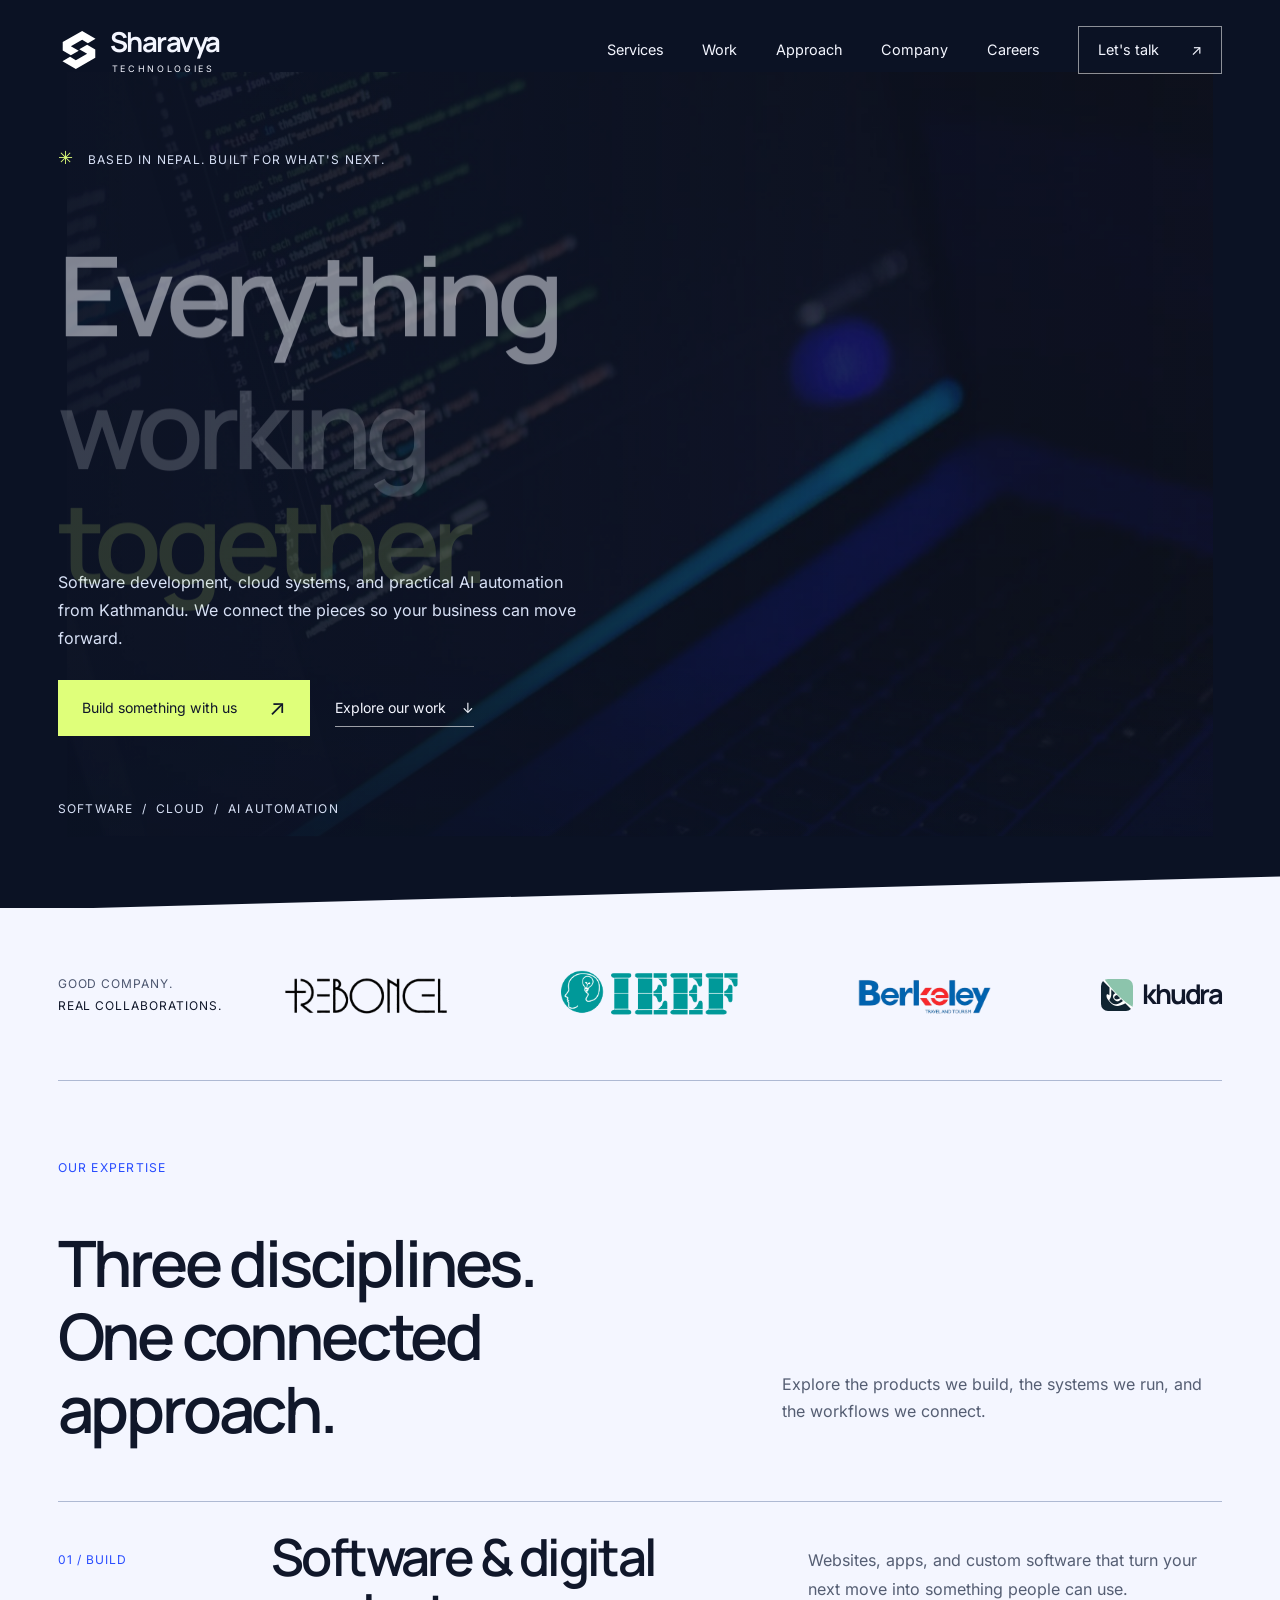
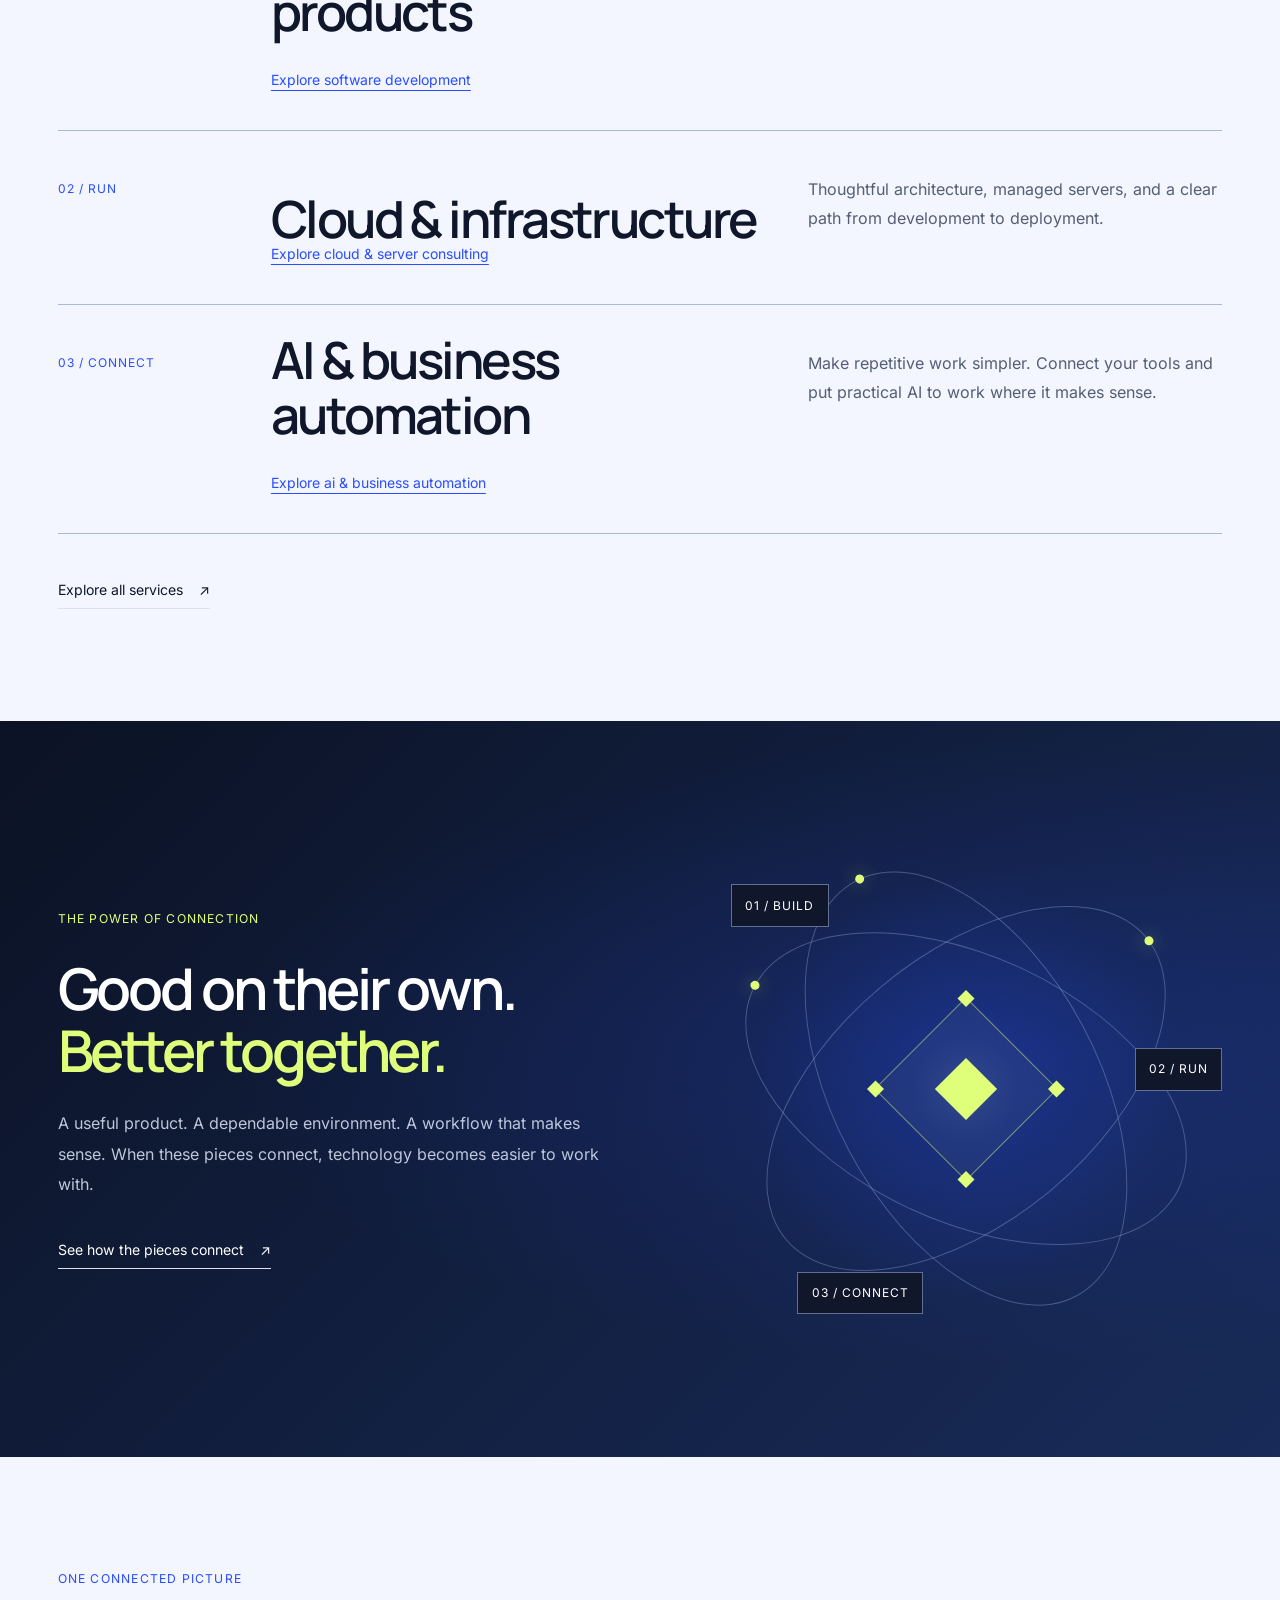
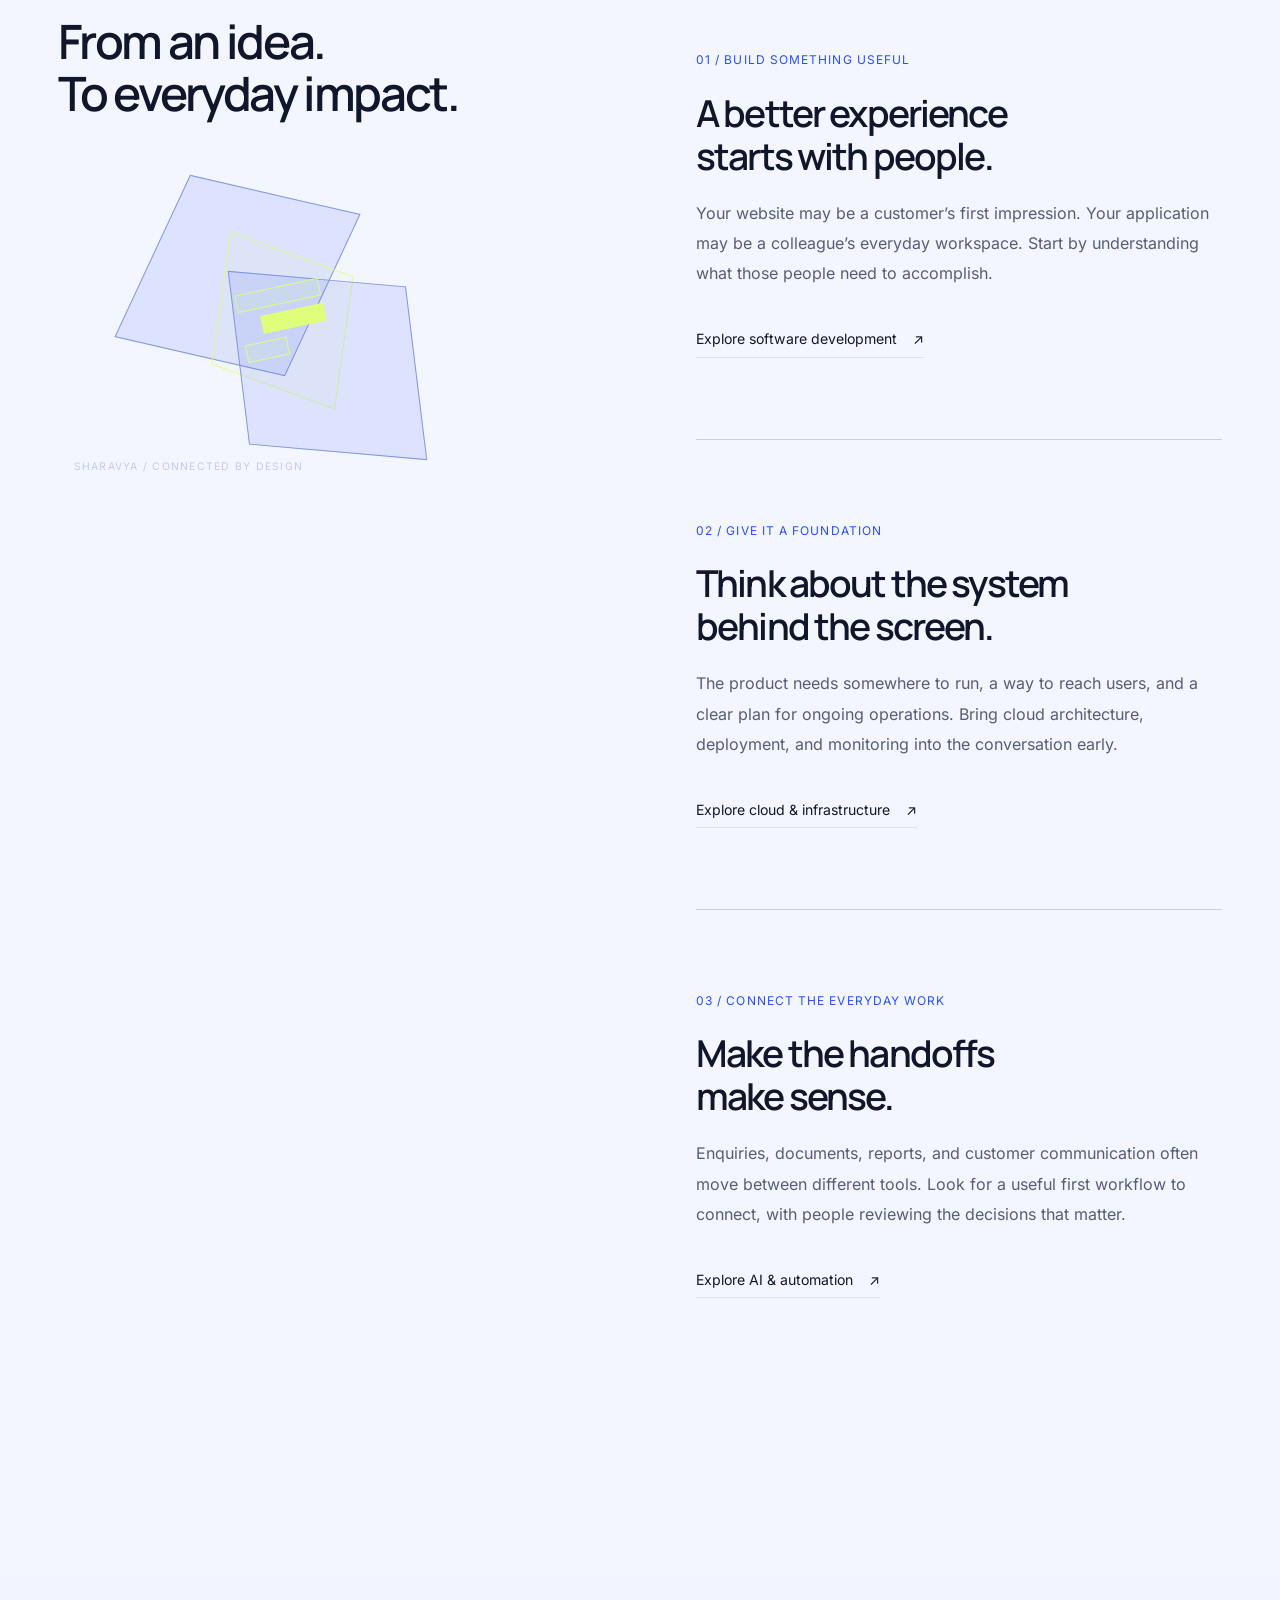
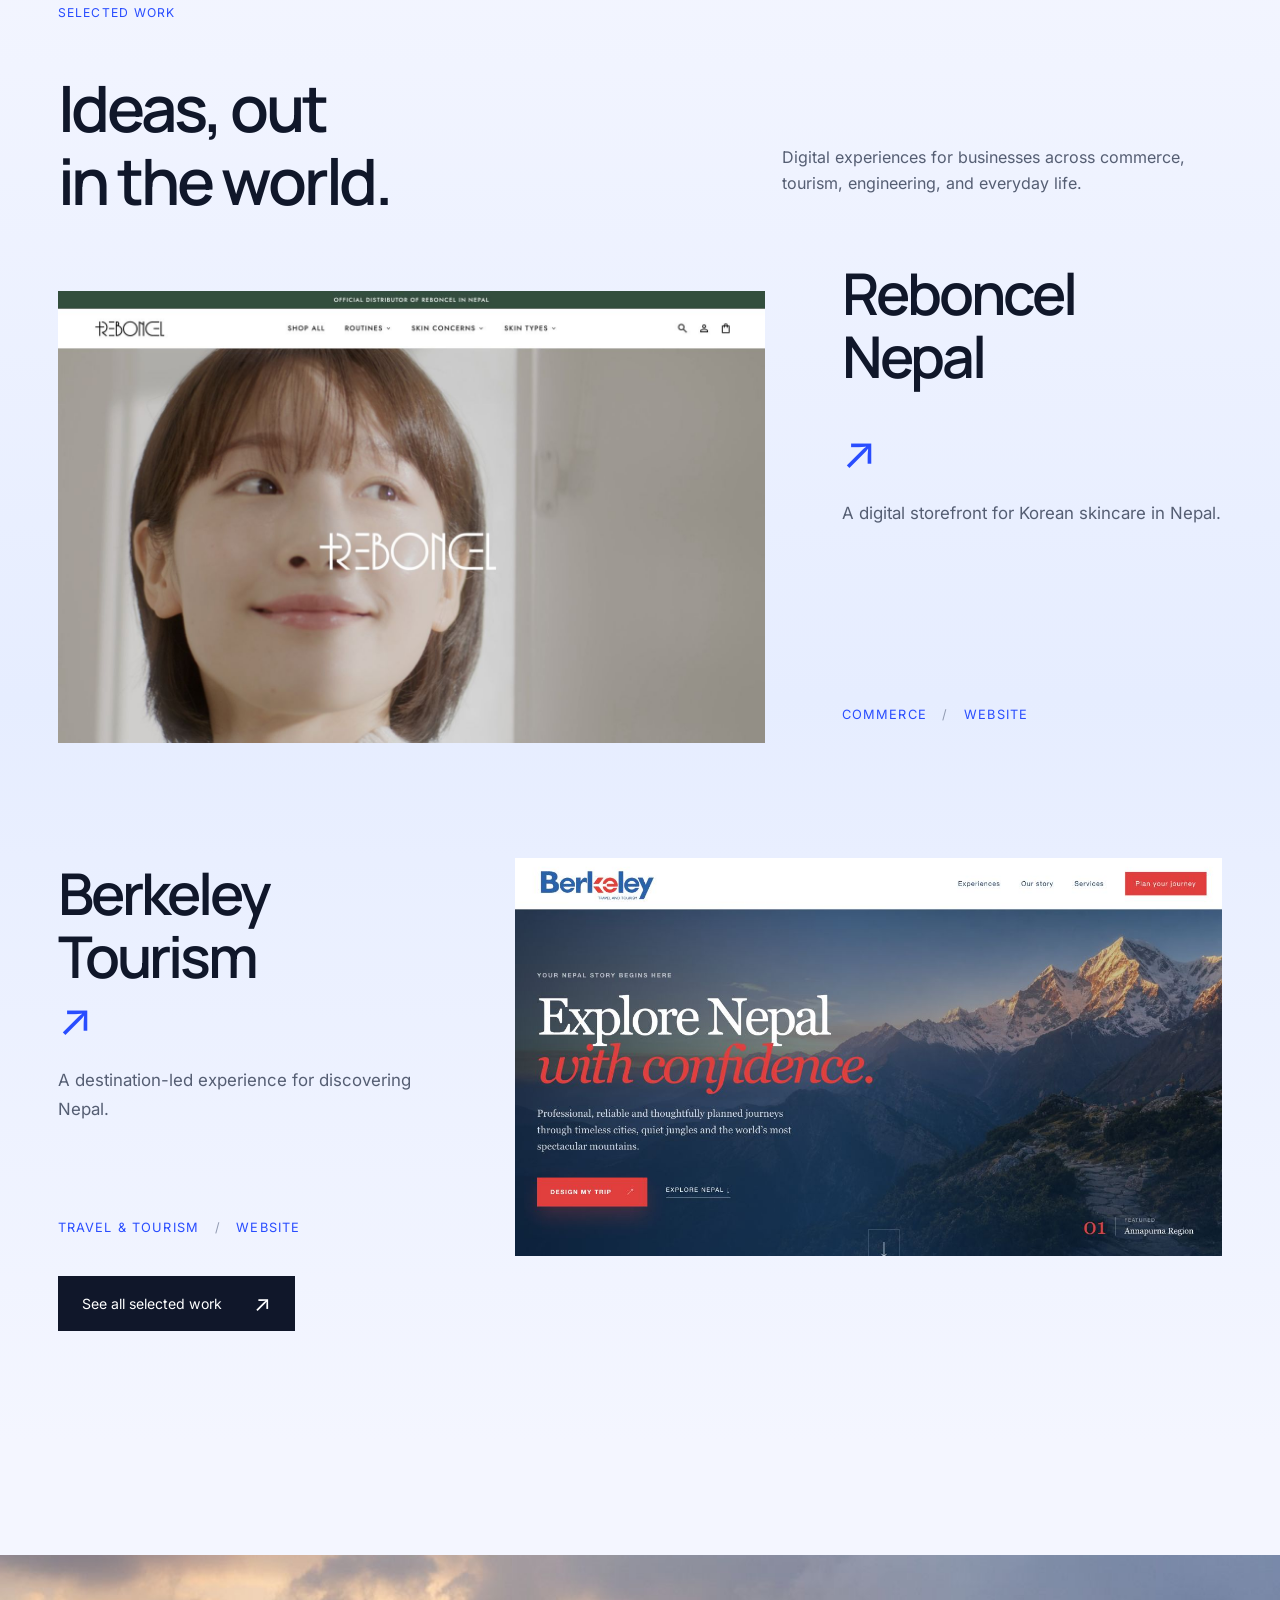
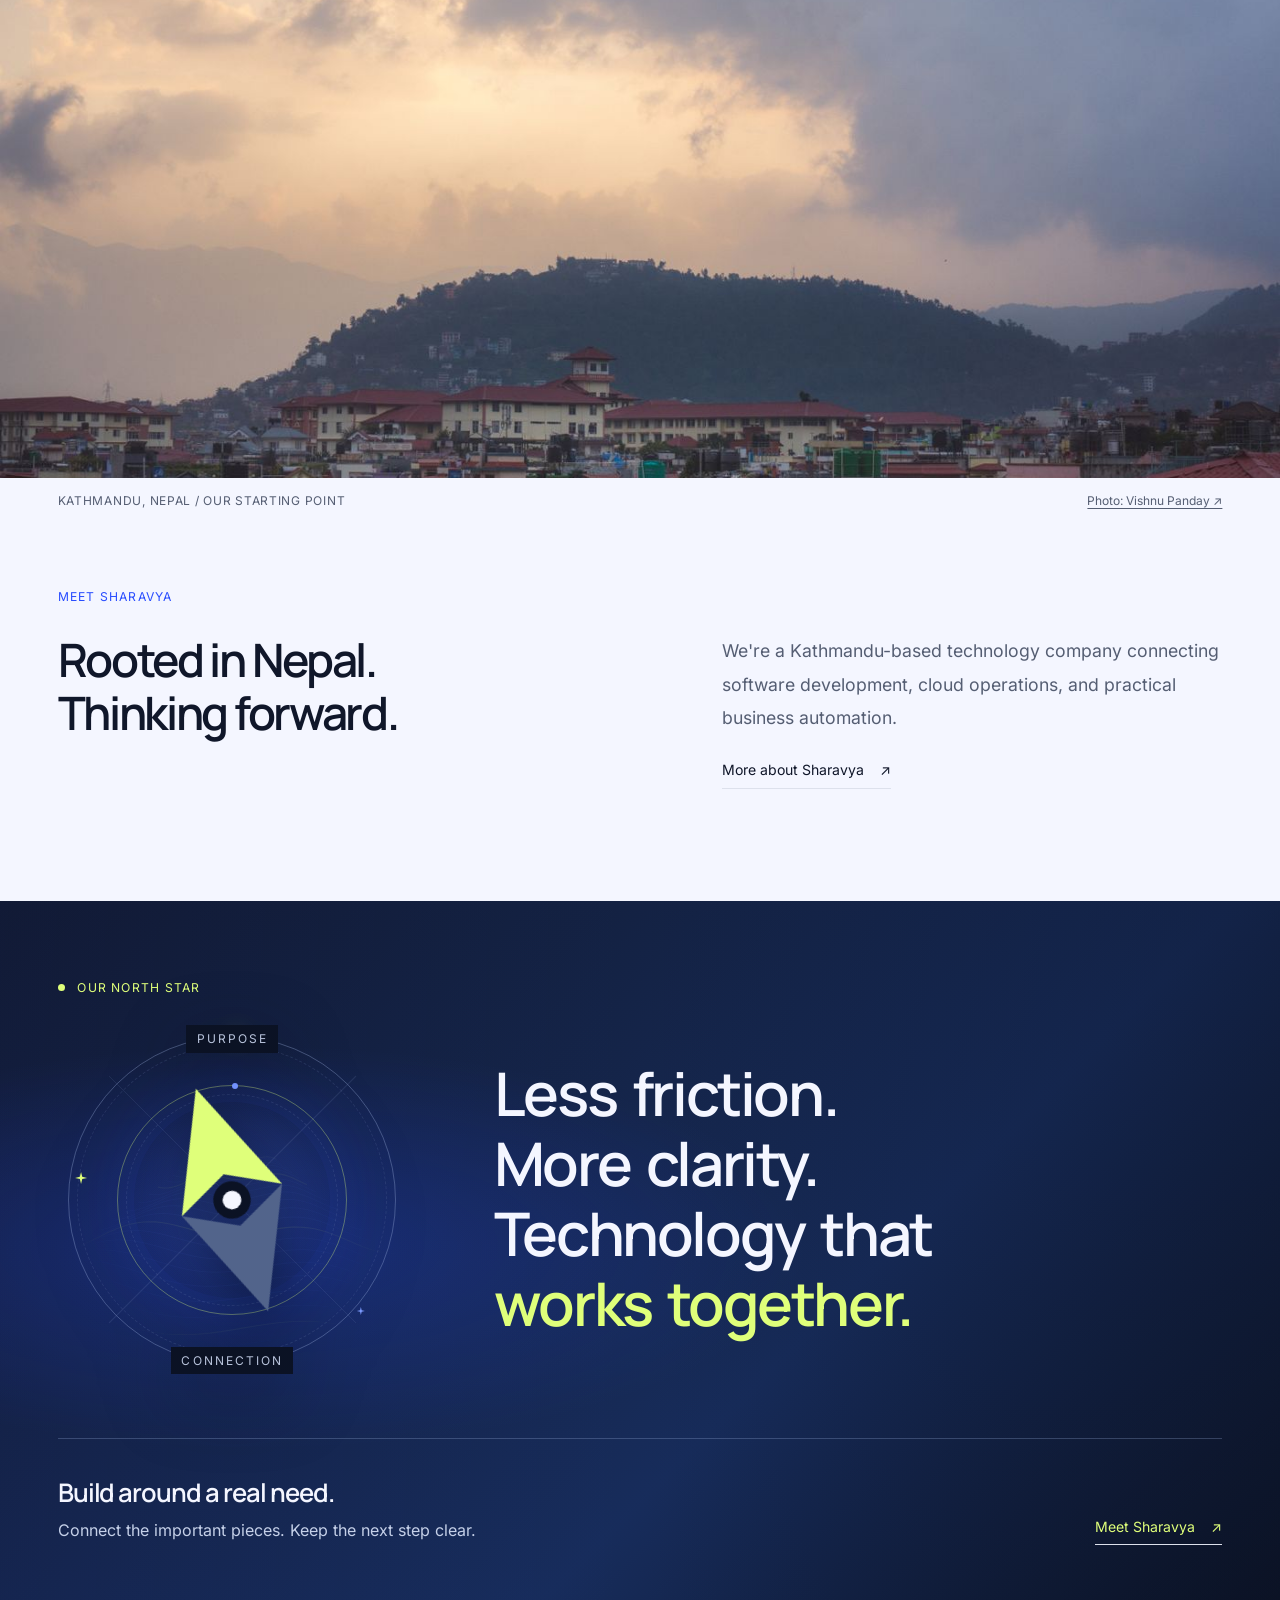
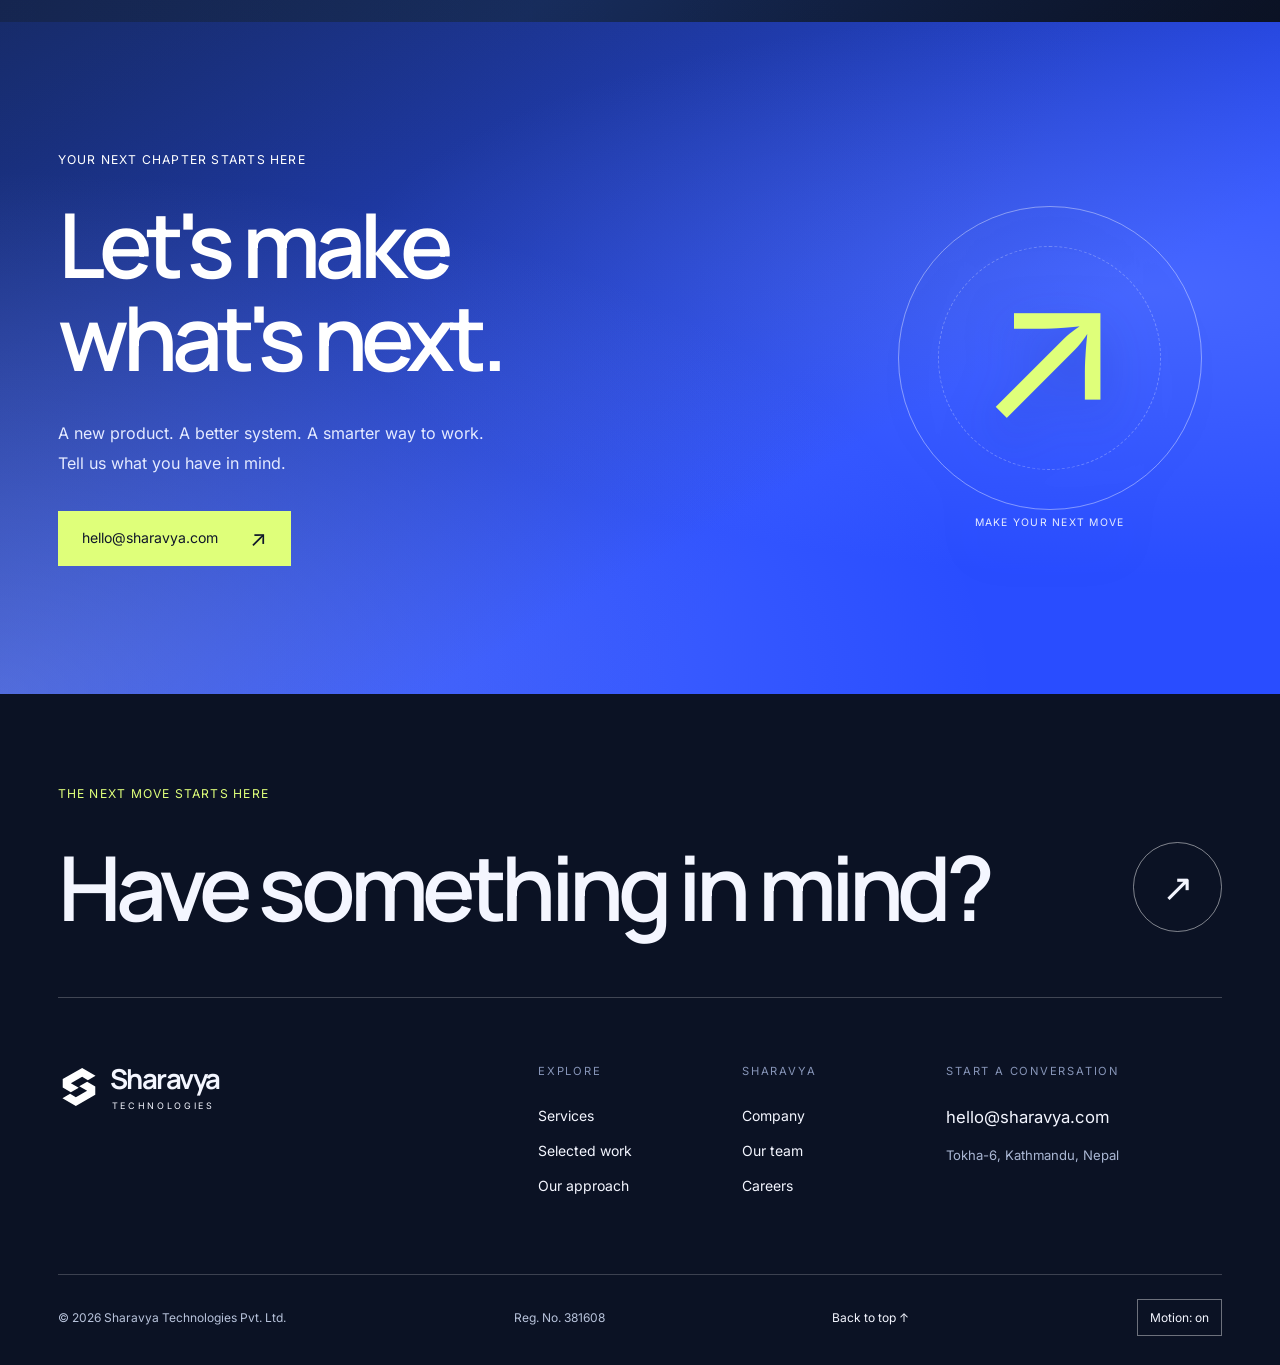
<file: index.html>
<!doctype html>
<html lang="en"><head><meta charset="utf-8"><meta name="viewport" content="width=device-width,initial-scale=1">
<title>IT Company in Nepal | Sharavya Technologies</title><meta name="description" content="Software development, cloud consulting and practical AI automation from Sharavya Technologies in Kathmandu, Nepal. Explore our services and selected work."><meta name="robots" content="index, follow, max-image-preview:large">
<link rel="canonical" href="https://sharavya.com/"><meta name="theme-color" content="#294DFF">
<meta property="og:type" content="website"><meta property="og:site_name" content="Sharavya Technologies"><meta property="og:title" content="IT Company in Nepal | Sharavya Technologies"><meta property="og:description" content="Software development, cloud consulting and practical AI automation from Sharavya Technologies in Kathmandu, Nepal. Explore our services and selected work."><meta property="og:url" content="https://sharavya.com/">
<meta name="twitter:card" content="summary"><meta name="twitter:title" content="IT Company in Nepal | Sharavya Technologies"><meta name="twitter:description" content="Software development, cloud consulting and practical AI automation from Sharavya Technologies in Kathmandu, Nepal. Explore our services and selected work.">
<link rel="icon" href="assets/parallax-cobalt.svg" type="image/svg+xml"><link rel="apple-touch-icon" href="assets/social-logo.png"><link rel="preload" href="assets/Manrope-SemiBold.ttf" as="font" type="font/ttf" crossorigin>
<script src="transitions.js"></script><link rel="stylesheet" href="styles.css"><script type="application/ld+json">{"@context": "https://schema.org", "@graph": [{"@type": "Organization", "@id": "https://sharavya.com/#organization", "name": "Sharavya Technologies", "legalName": "Sharavya Technologies Pvt. Ltd.", "url": "https://sharavya.com/", "logo": "https://sharavya.com/assets/social-logo.png", "email": "hello@sharavya.com", "address": {"@type": "PostalAddress", "streetAddress": "Tokha-6", "addressLocality": "Kathmandu", "addressCountry": "NP"}}, {"@type": "WebSite", "@id": "https://sharavya.com/#website", "url": "https://sharavya.com/", "name": "Sharavya Technologies", "publisher": {"@id": "https://sharavya.com/#organization"}}, {"@type": "WebPage", "@id": "https://sharavya.com/#webpage", "url": "https://sharavya.com/", "name": "IT Company in Nepal | Sharavya Technologies", "description": "Software development, cloud consulting and practical AI automation from Sharavya Technologies in Kathmandu, Nepal. Explore our services and selected work.", "isPartOf": {"@id": "https://sharavya.com/#website"}, "about": {"@id": "https://sharavya.com/#organization"}, "inLanguage": "en"}]}</script></head>
<body class="home-page"><a class="skip-link" href="#main">Skip to content</a><header class="site-header" id="top"><a class="wordmark" href="/" aria-label="Sharavya Technologies home"><img src="/assets/parallax-cobalt.svg" width="42" height="42" alt=""><span>Sharavya<small>TECHNOLOGIES</small></span></a><nav aria-label="Main navigation" id="main-nav"><a href="/services/">Services</a><a href="/work/">Work</a><a href="/approach/">Approach</a><a href="/about/">Company</a><a href="/careers/">Careers</a><a href="/contact/" class="nav-cta">Let&#x27;s talk <span aria-hidden="true">↗</span></a></nav><button class="menu-toggle" aria-expanded="false" aria-controls="main-nav">Menu <span aria-hidden="true">+</span></button></header><main id="main"><section class="hero" aria-labelledby="hero-title"><div class="hero-copy"><p class="eyebrow"><span class="tiny-mark" aria-hidden="true">✳</span> BASED IN NEPAL. BUILT FOR WHAT'S NEXT.</p><h1 id="hero-title"><span class="hero-line">Everything</span><span class="hero-line">working</span><span class="hero-line hero-accent">together.</span></h1><p class="hero-description">Software development, cloud systems, and practical AI automation from Kathmandu. We connect the pieces so your business can move forward.</p><div class="hero-actions"><a class="button button-dark" href="/contact/">Build something with us <span aria-hidden="true">↗</span></a><a class="text-link" href="/work/">Explore our work <span aria-hidden="true">↓</span></a></div><p class="hero-footnote">SOFTWARE &nbsp;/&nbsp; CLOUD &nbsp;/&nbsp; AI AUTOMATION</p></div><div class="hero-art hero-photograph"><img class="hero-photo" src="/assets/stock/coding-workspace.jpg" width="1400" height="2100" alt="Code on a laptop in a blue-lit workspace" fetchpriority="high"><div class="art-top"><span>IDEAS INTO EVERYDAY TOOLS</span><span aria-hidden="true">01 / BUILD</span></div><div class="art-bottom"><span>Made for the work<br>you want to do.</span><a class="photo-credit" href="https://www.pexels.com/photo/computer-coding-on-a-computer-screen-6424589/" target="_blank" rel="noopener noreferrer">Photo: Nemuel Sereti ↗</a></div></div></section><section class="client-strip" aria-label="Selected clients"><p>GOOD COMPANY.<br><strong>REAL COLLABORATIONS.</strong></p><div class="client-names"><a href="https://reboncelnepal.com/" target="_blank" rel="noopener noreferrer" aria-label="Visit Reboncel Nepal (opens in a new tab)"><img src="/assets/reboncel-logo.png" width="150" height="38" alt="Reboncel Nepal"></a><a href="https://ieefglobal.com/" target="_blank" rel="noopener noreferrer" aria-label="Visit IEEF Global (opens in a new tab)"><img src="/assets/ieef-logo.png" width="140" height="42" alt="IEEF Global"></a><a href="https://berkeleytourism.com/" target="_blank" rel="noopener noreferrer" aria-label="Visit Berkeley Tourism (opens in a new tab)"><img class="berkeley-logo" src="/assets/berkeley-logo.png" width="150" height="56" alt="Berkeley Tourism"></a><a class="khudra-client" href="https://khudraapp.com/" target="_blank" rel="noopener noreferrer" aria-label="Visit Khudra App (opens in a new tab)"><img src="/assets/khudra-logo.png" width="33" height="33" alt=""><span>khudra</span></a></div></section><section class="section"><div class="section-heading"><p class="eyebrow">OUR EXPERTISE</p><h2>Three disciplines.<br>One connected approach.</h2><p>Explore the products we build, the systems we run, and the workflows we connect.</p></div><div class="service-card-grid"><a class="service-card" href="/services/software-development/"><div class="service-card-meta"><span>01 / BUILD</span><span aria-hidden="true">↗</span></div><h3>Software &amp; digital products</h3><p>Websites, apps, and custom software that turn your next move into something people can use.</p><span class="card-link">Explore software development</span></a><a class="service-card" href="/services/cloud-server-consulting/"><div class="service-card-meta"><span>02 / RUN</span><span aria-hidden="true">↗</span></div><h3>Cloud &amp; infrastructure</h3><p>Thoughtful architecture, managed servers, and a clear path from development to deployment.</p><span class="card-link">Explore cloud &amp; server consulting</span></a><a class="service-card" href="/services/ai-automation/"><div class="service-card-meta"><span>03 / CONNECT</span><span aria-hidden="true">↗</span></div><h3>AI &amp; business automation</h3><p>Make repetitive work simpler. Connect your tools and put practical AI to work where it makes sense.</p><span class="card-link">Explore ai &amp; business automation</span></a></div><div class="section-action"><a class="text-link" href="/services/">Explore all services <span aria-hidden="true">↗</span></a></div></section><section class="section connection-scene" aria-labelledby="connection-title">
<div class="connection-copy"><p class="eyebrow">THE POWER OF CONNECTION</p><h2 id="connection-title">Good on their own.<br><span>Better together.</span></h2><p>A useful product. A dependable environment. A workflow that makes sense. When these pieces connect, technology becomes easier to work with.</p><a class="text-link" href="/approach/">See how the pieces connect <span aria-hidden="true">↗</span></a></div>
<div class="connection-diagram" role="img" aria-label="Software, cloud and automation connected around Sharavya"><div class="orbit orbit-one"></div><div class="orbit orbit-two"></div><div class="orbit orbit-three"></div><div class="connection-hub" aria-hidden="true"><i></i><i></i><i></i><i></i><span></span></div><span class="connection-node node-build">01 / BUILD</span><span class="connection-node node-run">02 / RUN</span><span class="connection-node node-connect">03 / CONNECT</span></div></section><section class="section studio-story" aria-labelledby="studio-title"><div class="studio-stage"><p class="eyebrow">ONE CONNECTED PICTURE</p><h2 id="studio-title">From an idea.<br>To everyday impact.</h2><div class="signal-sculpture" aria-hidden="true"><div class="signal-plane plane-a"></div><div class="signal-plane plane-b"></div><div class="signal-plane plane-c"></div><div class="signal-core"><span class="system-node"></span><span class="system-node"></span><span class="system-node"></span></div><span class="signal-label">SHARAVYA / CONNECTED BY DESIGN</span></div></div><div class="studio-chapters">
<article data-chapter="build"><span class="chapter-number">01 / BUILD SOMETHING USEFUL</span><h3>A better experience<br>starts with people.</h3><p>Your website may be a customer’s first impression. Your application may be a colleague’s everyday workspace. Start by understanding what those people need to accomplish.</p><a class="text-link" href="/services/software-development/">Explore software development <span aria-hidden="true">↗</span></a></article>
<article data-chapter="run"><span class="chapter-number">02 / GIVE IT A FOUNDATION</span><h3>Think about the system<br>behind the screen.</h3><p>The product needs somewhere to run, a way to reach users, and a clear plan for ongoing operations. Bring cloud architecture, deployment, and monitoring into the conversation early.</p><a class="text-link" href="/services/cloud-server-consulting/">Explore cloud & infrastructure <span aria-hidden="true">↗</span></a></article>
<article data-chapter="connect"><span class="chapter-number">03 / CONNECT THE EVERYDAY WORK</span><h3>Make the handoffs<br>make sense.</h3><p>Enquiries, documents, reports, and customer communication often move between different tools. Look for a useful first workflow to connect, with people reviewing the decisions that matter.</p><a class="text-link" href="/services/ai-automation/">Explore AI & automation <span aria-hidden="true">↗</span></a></article></div></section><section class="section work-section"><div class="section-heading"><p class="eyebrow">SELECTED WORK</p><h2>Ideas, out<br>in the world.</h2><p>Digital experiences for businesses across commerce, tourism, engineering, and everyday life.</p></div><div class="project-grid"><a class="project" id="reboncel" href="https://reboncelnepal.com/" target="_blank" rel="noopener noreferrer" aria-label="Visit Reboncel Nepal project (opens in a new tab)"><div class="project-visual project-reboncel"><div class="browser-bar" aria-hidden="true"><i></i><i></i><i></i><span>reboncelnepal.com</span></div><img src="/assets/reboncel-screenshot.jpg" alt="Complete preview of the Reboncel Nepal skincare storefront" width="1440" height="920" loading="lazy" decoding="async"></div><div class="project-heading"><h3>Reboncel Nepal</h3><span class="project-open" aria-hidden="true">↗</span></div><p>A digital storefront for Korean skincare in Nepal.</p><div class="project-category">COMMERCE <span>/</span> WEBSITE</div></a><a class="project" id="berkeley" href="https://berkeleytourism.com/" target="_blank" rel="noopener noreferrer" aria-label="Visit Berkeley Tourism project (opens in a new tab)"><div class="project-visual project-berkeley"><div class="browser-bar" aria-hidden="true"><i></i><i></i><i></i><span>berkeleytourism.com</span></div><img src="/assets/berkeley-screenshot.jpg" alt="Complete preview of the Berkeley Tourism website featuring Nepal travel destinations" width="1280" height="720" loading="lazy" decoding="async"></div><div class="project-heading"><h3>Berkeley Tourism</h3><span class="project-open" aria-hidden="true">↗</span></div><p>A destination-led experience for discovering Nepal.</p><div class="project-category">TRAVEL & TOURISM <span>/</span> WEBSITE</div></a></div><div class="section-action"><a class="button button-dark" href="/work/">See all selected work <span aria-hidden="true">↗</span></a></div></section><section class="section home-about"><figure class="home-city"><img src="/assets/stock/kathmandu-sunset.jpg" width="1400" height="933" alt="Kathmandu rooftops beneath hills and a glowing evening sky" loading="lazy" decoding="async"><figcaption><span>KATHMANDU, NEPAL / OUR STARTING POINT</span><a href="https://www.pexels.com/photo/aerial-photography-of-city-buildings-in-kathmandu-nepal-12046937/" target="_blank" rel="noopener noreferrer">Photo: Vishnu Panday ↗</a></figcaption></figure><p class="eyebrow">MEET SHARAVYA</p><h2>Rooted in Nepal.<br>Thinking forward.</h2><div><p>We're a Kathmandu-based technology company connecting software development, cloud operations, and practical business automation.</p><a class="text-link" href="/about/">More about Sharavya <span aria-hidden="true">↗</span></a></div></section><section class="section manifesto"><p class="eyebrow">OUR NORTH STAR</p><div class="manifesto-composition"><h2 class="manifesto-text"><span class="manifesto-line"><span>Less friction.</span></span> <span class="manifesto-line"><span>More clarity.</span></span> <span class="manifesto-line"><span>Technology that</span></span> <span class="manifesto-line manifesto-accent"><span>works together.</span></span></h2><div class="north-compass" aria-hidden="true"><div class="north-orbit north-orbit-outer"></div><div class="north-orbit north-orbit-inner"></div><div class="north-axis"></div><div class="north-needle"><i></i><i></i></div><span class="north-coordinate coordinate-top">PURPOSE</span><span class="north-coordinate coordinate-bottom">CONNECTION</span><span class="north-spark spark-one"></span><span class="north-spark spark-two"></span></div></div><div class="manifesto-bottom"><p><strong class="manifesto-bottom-lead">Build around a real need.</strong><span>Connect the important pieces. Keep the next step clear.</span></p><a class="text-link" href="/about/">Meet Sharavya <span aria-hidden="true">↗</span></a></div></section><section class="contact" id="contact" aria-labelledby="contact-title"><div class="contact-copy"><p class="eyebrow">YOUR NEXT CHAPTER STARTS HERE</p><h2 id="contact-title">Let's make<br>what's next.</h2><p>A new product. A better system. A smarter way to work.<br>Tell us what you have in mind.</p><a class="button button-acid" href="mailto:hello@sharavya.com">hello@sharavya.com <span aria-hidden="true">↗</span></a></div><div class="contact-art" aria-hidden="true"><span class="contact-ring"></span><span class="contact-arrow">↗</span><span class="contact-art-label">MAKE YOUR NEXT MOVE</span></div></section></main><footer class="site-footer"><div class="footer-intro"><p class="eyebrow">THE NEXT MOVE STARTS HERE</p><a class="footer-headline" href="/contact/">Have something in mind?<span aria-hidden="true">↗</span></a></div><div class="footer-main"><a class="wordmark" href="/" aria-label="Sharavya Technologies home"><img src="/assets/parallax-cobalt.svg" width="42" height="42" alt=""><span>Sharavya<small>TECHNOLOGIES</small></span></a><div class="footer-links"><span>Explore</span><a href="/services/">Services</a><a href="/work/">Selected work</a><a href="/approach/">Our approach</a></div><div class="footer-links"><span>Sharavya</span><a href="/about/">Company</a><a href="/about/#people">Our team</a><a href="/careers/">Careers</a></div><address><span>Start a conversation</span><a href="mailto:hello@sharavya.com">hello@sharavya.com</a><small>Tokha-6, Kathmandu, Nepal</small></address></div><div class="footer-bottom"><span>© <span id="year">2026</span> Sharavya Technologies Pvt. Ltd.</span><span>Reg. No. 381608</span><a href="#top">Back to top <span aria-hidden="true">↑</span></a></div></footer><script src="/script.js" defer></script><script src="/assets/vendor/gsap.min.js" defer></script><script src="/assets/vendor/ScrollTrigger.min.js" defer></script><script src="/motion.js" defer></script></body></html>
</file>
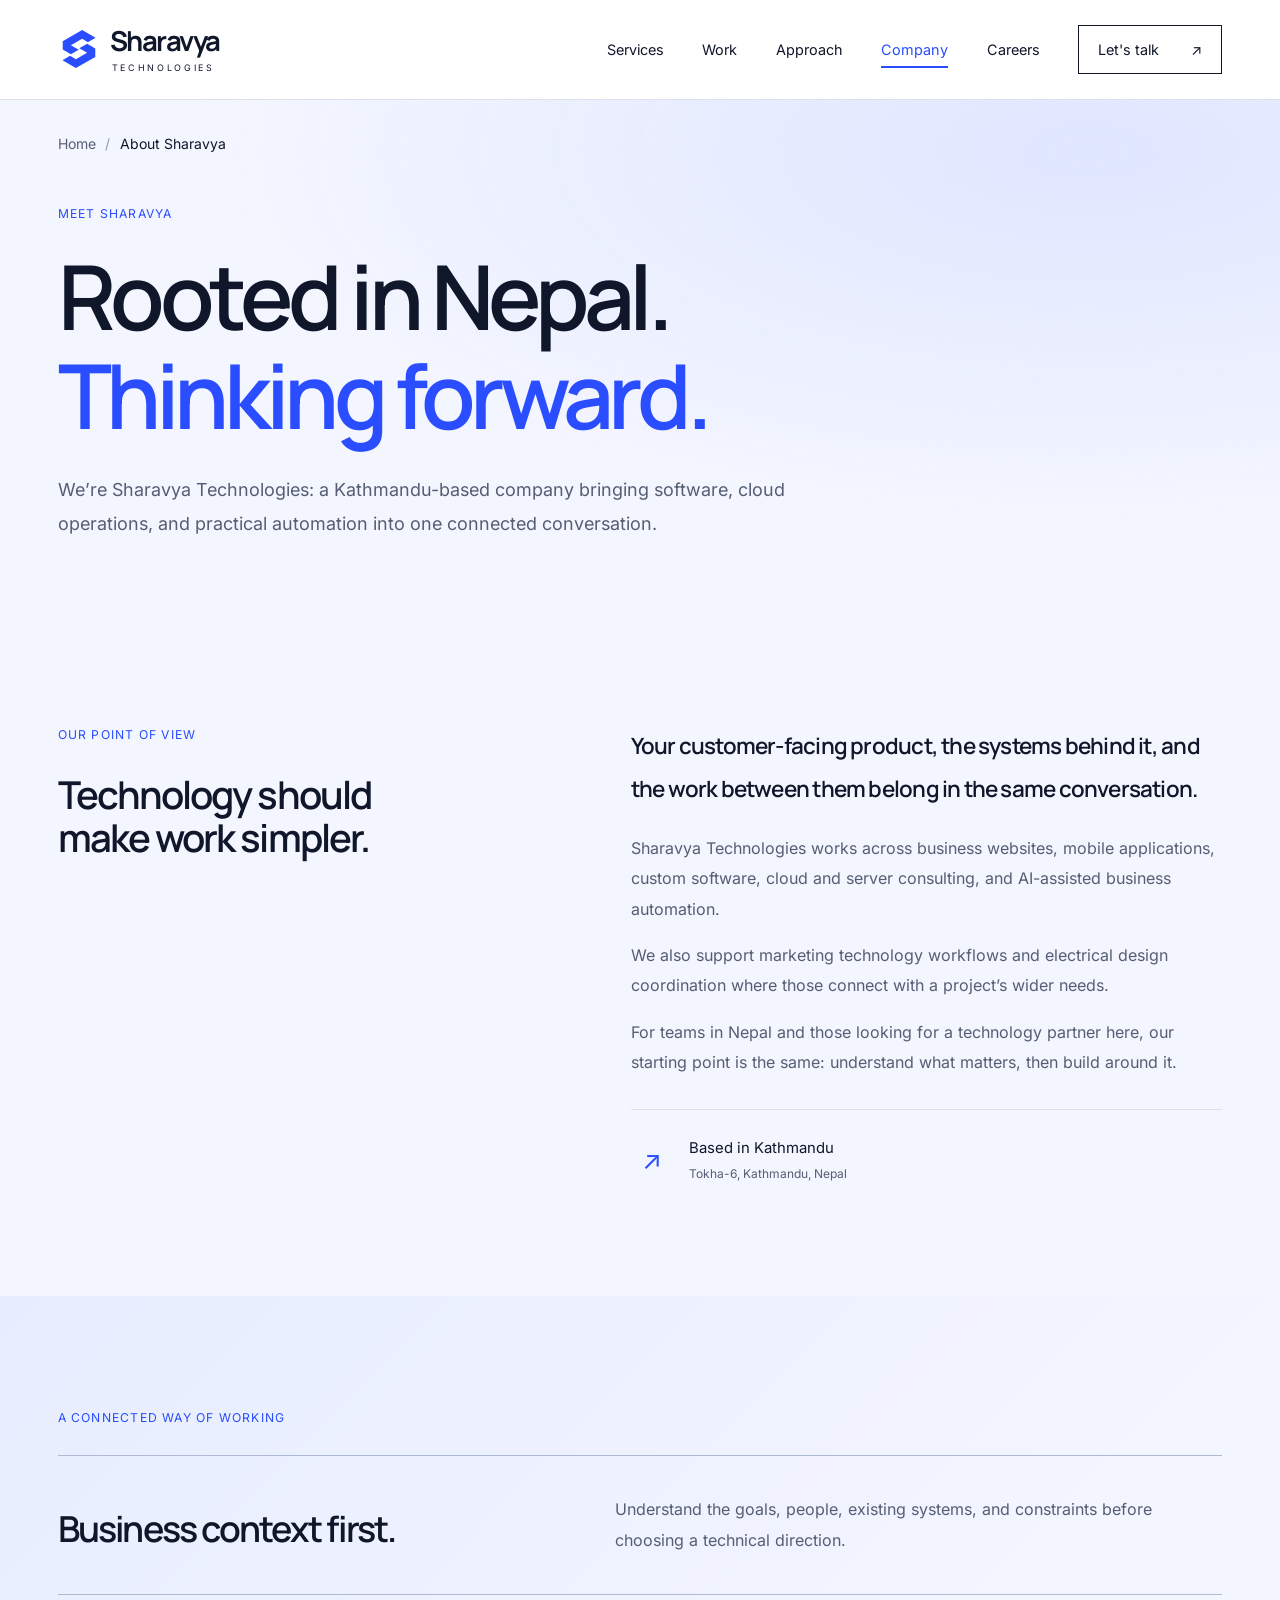
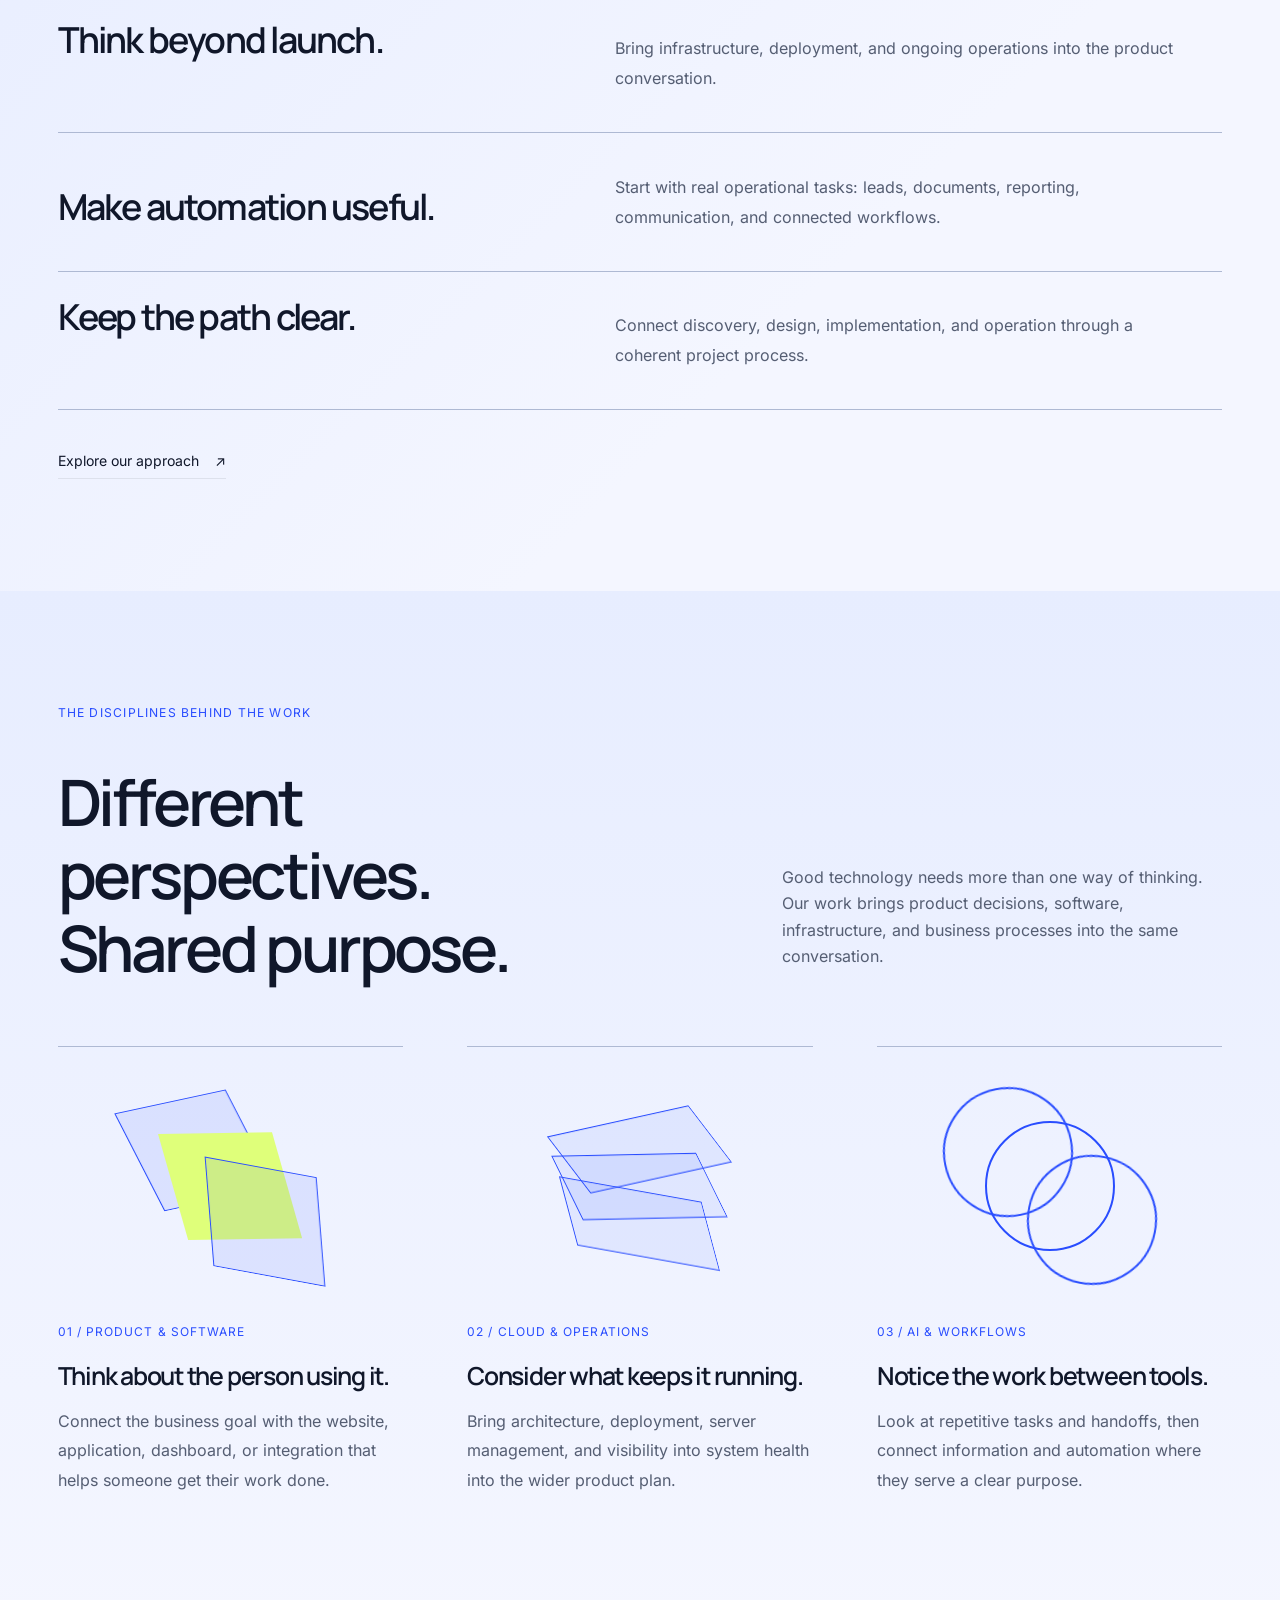
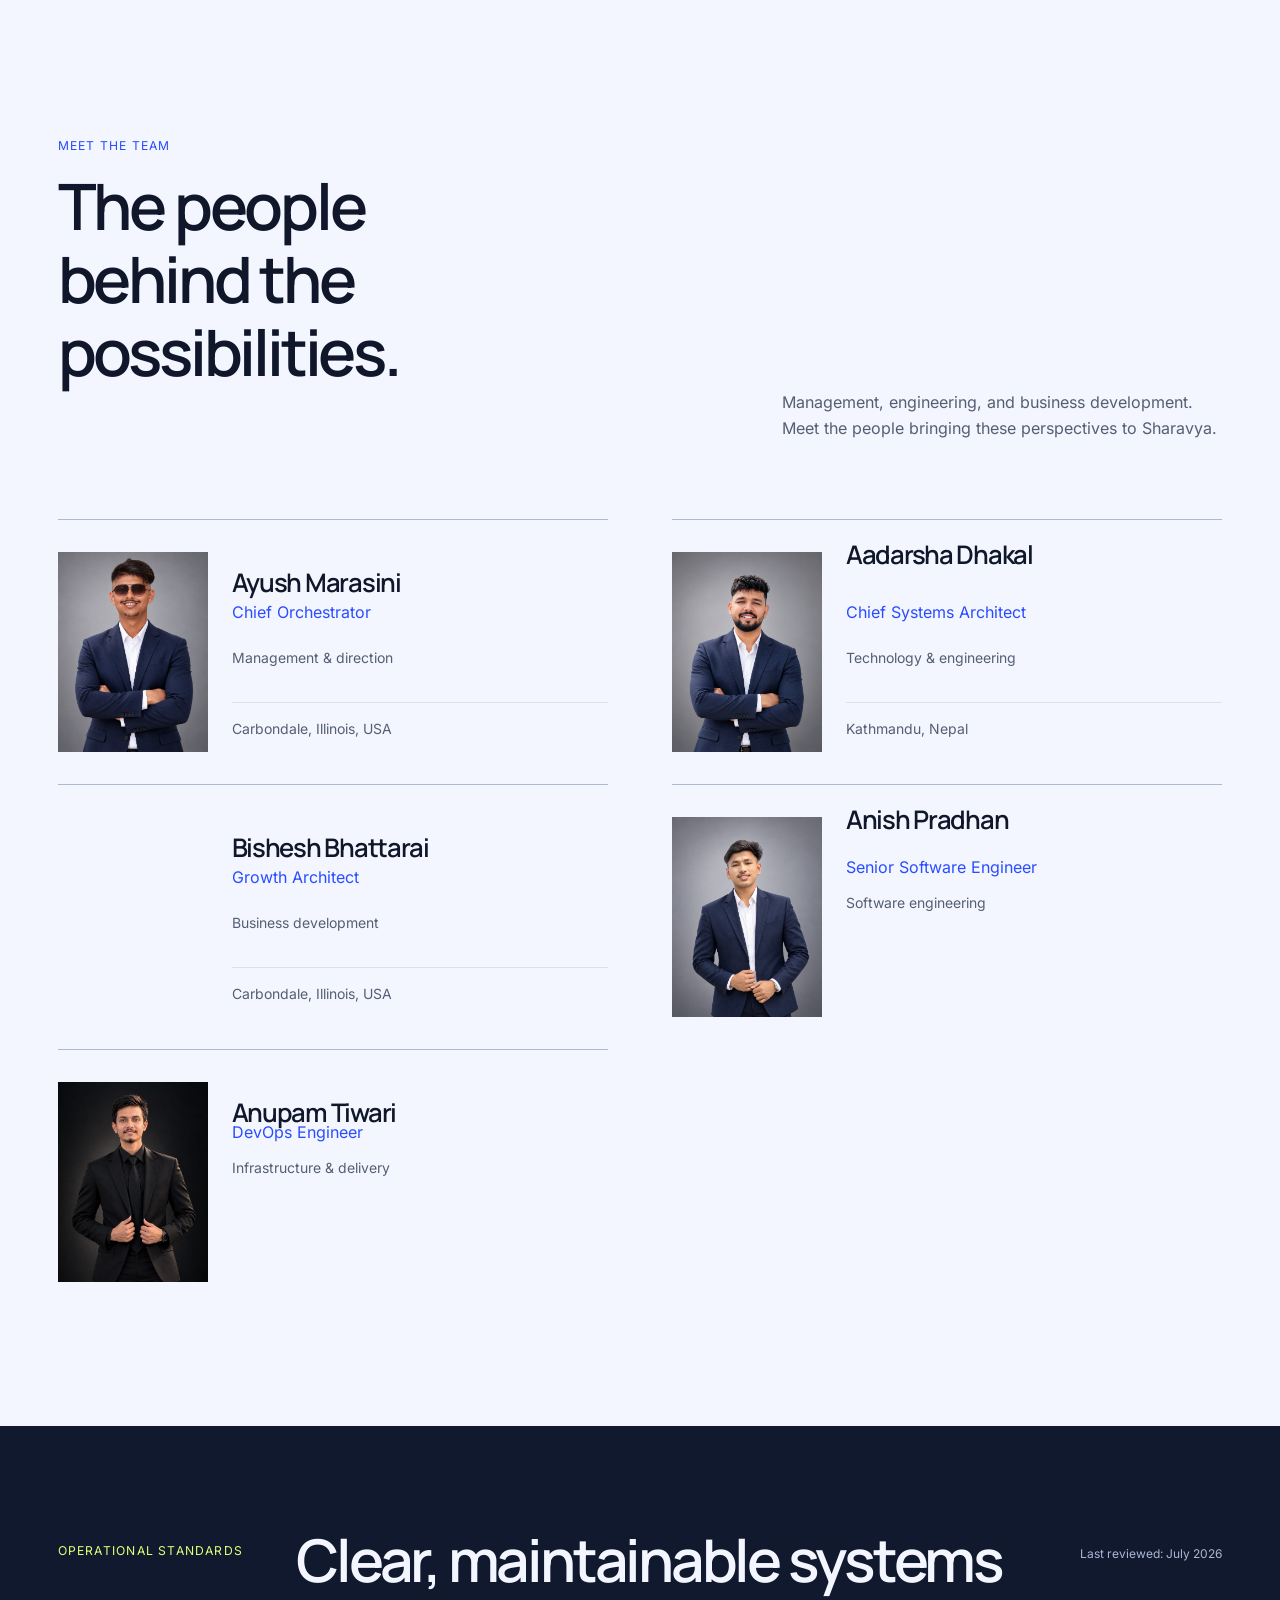
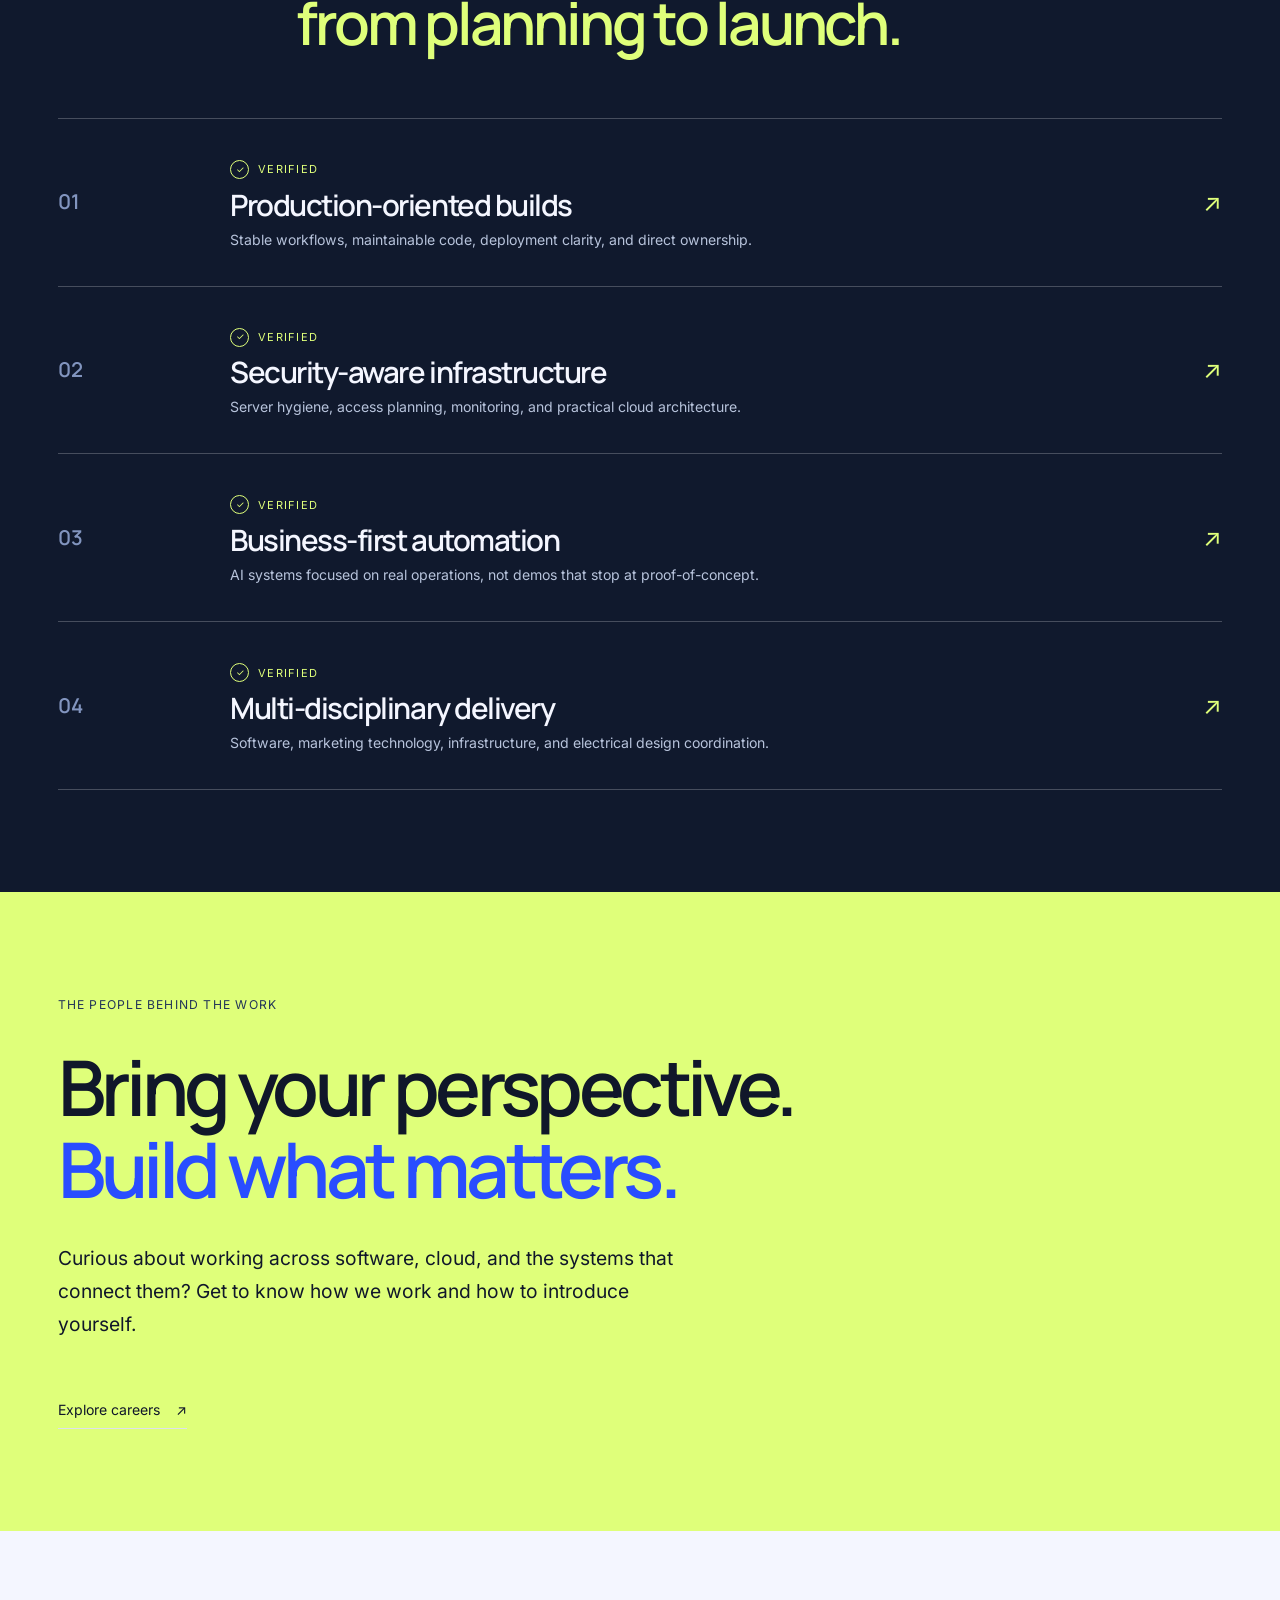
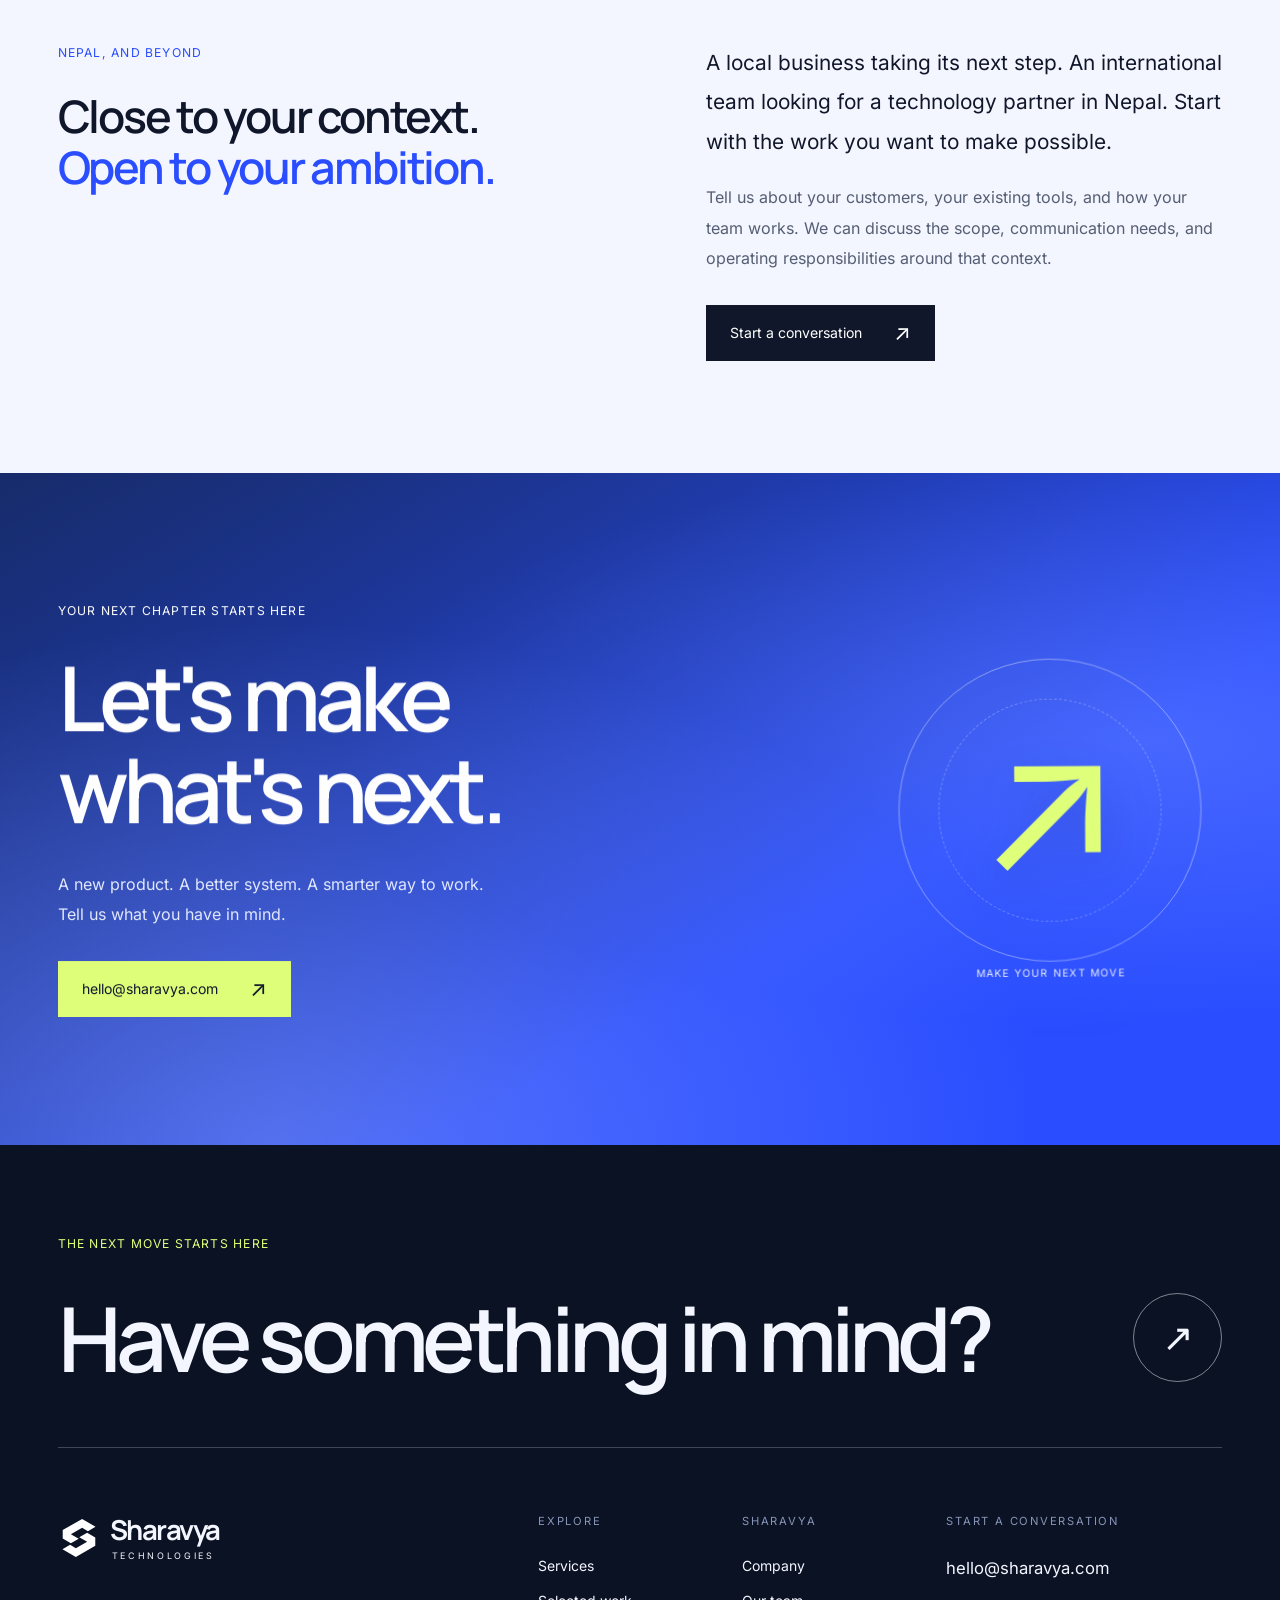
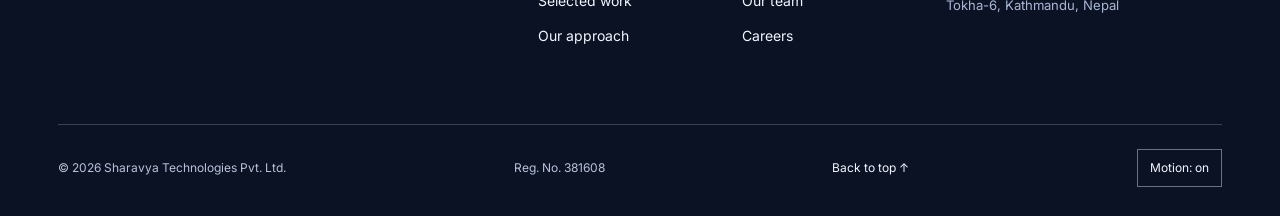
<file: about/index.html>
<!doctype html>
<html lang="en"><head><meta charset="utf-8"><meta name="viewport" content="width=device-width,initial-scale=1">
<title>About Sharavya Technologies | Kathmandu, Nepal</title><meta name="description" content="Meet Sharavya Technologies, a Kathmandu-based company connecting software development, cloud operations and practical business automation."><meta name="robots" content="index, follow, max-image-preview:large">
<link rel="canonical" href="https://sharavya.com/about/"><meta name="theme-color" content="#294DFF">
<meta property="og:type" content="website"><meta property="og:site_name" content="Sharavya Technologies"><meta property="og:title" content="About Sharavya Technologies | Kathmandu, Nepal"><meta property="og:description" content="Meet Sharavya Technologies, a Kathmandu-based company connecting software development, cloud operations and practical business automation."><meta property="og:url" content="https://sharavya.com/about/">
<meta name="twitter:card" content="summary"><meta name="twitter:title" content="About Sharavya Technologies | Kathmandu, Nepal"><meta name="twitter:description" content="Meet Sharavya Technologies, a Kathmandu-based company connecting software development, cloud operations and practical business automation.">
<link rel="icon" href="/assets/parallax-cobalt.svg" type="image/svg+xml"><link rel="apple-touch-icon" href="/assets/social-logo.png"><link rel="preload" href="/assets/Manrope-SemiBold.ttf" as="font" type="font/ttf" crossorigin>
<script src="/transitions.js"></script><link rel="stylesheet" href="/styles.css"><script type="application/ld+json">{"@context": "https://schema.org", "@graph": [{"@type": "Organization", "@id": "https://sharavya.com/#organization", "name": "Sharavya Technologies", "legalName": "Sharavya Technologies Pvt. Ltd.", "url": "https://sharavya.com/", "logo": "https://sharavya.com/assets/social-logo.png", "email": "hello@sharavya.com", "address": {"@type": "PostalAddress", "streetAddress": "Tokha-6", "addressLocality": "Kathmandu", "addressCountry": "NP"}}, {"@type": "WebSite", "@id": "https://sharavya.com/#website", "url": "https://sharavya.com/", "name": "Sharavya Technologies", "publisher": {"@id": "https://sharavya.com/#organization"}}, {"@type": "AboutPage", "@id": "https://sharavya.com/about/#webpage", "url": "https://sharavya.com/about/", "name": "About Sharavya Technologies | Kathmandu, Nepal", "description": "Meet Sharavya Technologies, a Kathmandu-based company connecting software development, cloud operations and practical business automation.", "isPartOf": {"@id": "https://sharavya.com/#website"}, "about": {"@id": "https://sharavya.com/#organization"}, "inLanguage": "en", "breadcrumb": {"@id": "https://sharavya.com/about/#breadcrumb"}}, {"@type": "BreadcrumbList", "@id": "https://sharavya.com/about/#breadcrumb", "itemListElement": [{"@type": "ListItem", "position": 1, "name": "Home", "item": "https://sharavya.com/"}, {"@type": "ListItem", "position": 2, "name": "About Sharavya", "item": "https://sharavya.com/about/"}]}]}</script></head>
<body class="inner-page"><a class="skip-link" href="#main">Skip to content</a><header class="site-header" id="top"><a class="wordmark" href="/" aria-label="Sharavya Technologies home"><img src="/assets/parallax-cobalt.svg" width="42" height="42" alt=""><span>Sharavya<small>TECHNOLOGIES</small></span></a><nav aria-label="Main navigation" id="main-nav"><a href="/services/">Services</a><a href="/work/">Work</a><a href="/approach/">Approach</a><a href="/about/" aria-current="page">Company</a><a href="/careers/">Careers</a><a href="/contact/" class="nav-cta">Let&#x27;s talk <span aria-hidden="true">↗</span></a></nav><button class="menu-toggle" aria-expanded="false" aria-controls="main-nav">Menu <span aria-hidden="true">+</span></button></header><main id="main"><section class="page-intro"><nav class="breadcrumb" aria-label="Breadcrumb"><ol><li><a href="/">Home</a></li><li><span aria-current="page">About Sharavya</span></li></ol></nav><p class="eyebrow">MEET SHARAVYA</p><h1>Rooted in Nepal.<br><span>Thinking forward.</span></h1><p class="page-lead">We’re Sharavya Technologies: a Kathmandu-based company bringing software, cloud operations, and practical automation into one connected conversation.</p></section><section class="section about-story"><div><p class="eyebrow">OUR POINT OF VIEW</p><h2>Technology should<br>make work simpler.</h2></div><div><p class="large-copy">Your customer-facing product, the systems behind it, and the work between them belong in the same conversation.</p><p>Sharavya Technologies works across business websites, mobile applications, custom software, cloud and server consulting, and AI-assisted business automation.</p><p>We also support marketing technology workflows and electrical design coordination where those connect with a project’s wider needs.</p><p>For teams in Nepal and those looking for a technology partner here, our starting point is the same: understand what matters, then build around it.</p><div class="location-note"><span aria-hidden="true">↗</span><div>Based in Kathmandu<small>Tokha-6, Kathmandu, Nepal</small></div></div></div></section><section class="section company-principles"><p class="eyebrow">A CONNECTED WAY OF WORKING</p><div class="capability-grid"><article><h3>Business context first.</h3><p>Understand the goals, people, existing systems, and constraints before choosing a technical direction.</p></article><article><h3>Think beyond launch.</h3><p>Bring infrastructure, deployment, and ongoing operations into the product conversation.</p></article><article><h3>Make automation useful.</h3><p>Start with real operational tasks: leads, documents, reporting, communication, and connected workflows.</p></article><article><h3>Keep the path clear.</h3><p>Connect discovery, design, implementation, and operation through a coherent project process.</p></article></div><a class="text-link" href="/approach/">Explore our approach <span aria-hidden="true">↗</span></a></section><section class="section team-section" id="team"><div class="section-heading"><p class="eyebrow">THE DISCIPLINES BEHIND THE WORK</p><h2>Different perspectives.<br>Shared purpose.</h2><p>Good technology needs more than one way of thinking. Our work brings product decisions, software, infrastructure, and business processes into the same conversation.</p></div><div class="discipline-grid">
<article><div class="discipline-art art-product" aria-hidden="true"><i></i><i></i><i></i></div><span class="chapter-number">01 / PRODUCT & SOFTWARE</span><h3>Think about the person using it.</h3><p>Connect the business goal with the website, application, dashboard, or integration that helps someone get their work done.</p></article>
<article><div class="discipline-art art-cloud" aria-hidden="true"><i></i><i></i><i></i></div><span class="chapter-number">02 / CLOUD & OPERATIONS</span><h3>Consider what keeps it running.</h3><p>Bring architecture, deployment, server management, and visibility into system health into the wider product plan.</p></article>
<article><div class="discipline-art art-automation" aria-hidden="true"><i></i><i></i><i></i></div><span class="chapter-number">03 / AI & WORKFLOWS</span><h3>Notice the work between tools.</h3><p>Look at repetitive tasks and handoffs, then connect information and automation where they serve a clear purpose.</p></article></div></section><section class="section team-people" id="people"><div class="section-heading"><p class="eyebrow">MEET THE TEAM</p><h2>The people<br>behind the possibilities.</h2><p>Management, engineering, and business development. Meet the people bringing these perspectives to Sharavya.</p></div><div class="discipline-grid"><article class="team-person has-photo"><img src="/assets/team/ayush-marasini-studio.png" width="1086" height="1448" alt="Ayush Marasini" loading="lazy" decoding="async"><h3>Ayush Marasini</h3><p class="team-role">Chief Orchestrator</p><p class="team-focus">Management &amp; direction</p><p class="team-location">Carbondale, Illinois, USA</p></article><article class="team-person has-photo"><img src="/assets/team/aadarsha-dhakal.png" width="1086" height="1448" alt="Aadarsha Dhakal" loading="lazy" decoding="async"><h3>Aadarsha Dhakal</h3><p class="team-role">Chief Systems Architect</p><p class="team-focus">Technology &amp; engineering</p><p class="team-location">Kathmandu, Nepal</p></article><article class="team-person has-photo"><img src="/assets/team/bishesh-bhattarai-studio.png" width="1086" height="1448" alt="Bishesh Bhattarai" loading="lazy" decoding="async"><h3>Bishesh Bhattarai</h3><p class="team-role">Growth Architect</p><p class="team-focus">Business development</p><p class="team-location">Carbondale, Illinois, USA</p></article><article class="team-person has-photo"><img src="/assets/team/anish-pradhan-studio.png" width="1086" height="1448" alt="Anish Pradhan" loading="lazy" decoding="async"><h3>Anish Pradhan</h3><p class="team-role">Senior Software Engineer</p><p class="team-focus">Software engineering</p></article><article class="team-person has-photo"><img src="/assets/team/anupam-tiwari.jpg" width="1086" height="1448" alt="Anupam Tiwari" loading="lazy" decoding="async"><h3>Anupam Tiwari</h3><p class="team-role">DevOps Engineer</p><p class="team-focus">Infrastructure &amp; delivery</p></article></div></section><section class="section standards-section" aria-labelledby="standards-title"><div class="standards-heading"><p class="eyebrow">OPERATIONAL STANDARDS</p><h2 id="standards-title">Clear, maintainable systems<br><span>from planning to launch.</span></h2><p>Last reviewed: July 2026</p></div><div class="standards-list">
<article><span class="standards-number">01</span><div><span class="standards-verified">Verified</span><h3>Production-oriented builds</h3><p>Stable workflows, maintainable code, deployment clarity, and direct ownership.</p></div><span class="standards-arrow" aria-hidden="true">↗</span></article>
<article><span class="standards-number">02</span><div><span class="standards-verified">Verified</span><h3>Security-aware infrastructure</h3><p>Server hygiene, access planning, monitoring, and practical cloud architecture.</p></div><span class="standards-arrow" aria-hidden="true">↗</span></article>
<article><span class="standards-number">03</span><div><span class="standards-verified">Verified</span><h3>Business-first automation</h3><p>AI systems focused on real operations, not demos that stop at proof-of-concept.</p></div><span class="standards-arrow" aria-hidden="true">↗</span></article>
<article><span class="standards-number">04</span><div><span class="standards-verified">Verified</span><h3>Multi-disciplinary delivery</h3><p>Software, marketing technology, infrastructure, and electrical design coordination.</p></div><span class="standards-arrow" aria-hidden="true">↗</span></article>
</div></section><section class="section company-careers"><p class="eyebrow">THE PEOPLE BEHIND THE WORK</p><h2>Bring your perspective.<br><span>Build what matters.</span></h2><p>Curious about working across software, cloud, and the systems that connect them? Get to know how we work and how to introduce yourself.</p><a class="text-link" href="/careers/">Explore careers <span aria-hidden="true">↗</span></a></section><section class="section collaboration-section"><div><p class="eyebrow">NEPAL, AND BEYOND</p><h2>Close to your context.<br><span>Open to your ambition.</span></h2></div><div><p class="large-copy">A local business taking its next step. An international team looking for a technology partner in Nepal. Start with the work you want to make possible.</p><p>Tell us about your customers, your existing tools, and how your team works. We can discuss the scope, communication needs, and operating responsibilities around that context.</p><a class="button button-dark" href="/contact/">Start a conversation <span aria-hidden="true">↗</span></a></div></section><section class="contact" id="contact" aria-labelledby="contact-title"><div class="contact-copy"><p class="eyebrow">YOUR NEXT CHAPTER STARTS HERE</p><h2 id="contact-title">Let's make<br>what's next.</h2><p>A new product. A better system. A smarter way to work.<br>Tell us what you have in mind.</p><a class="button button-acid" href="mailto:hello@sharavya.com">hello@sharavya.com <span aria-hidden="true">↗</span></a></div><div class="contact-art" aria-hidden="true"><span class="contact-ring"></span><span class="contact-arrow">↗</span><span class="contact-art-label">MAKE YOUR NEXT MOVE</span></div></section></main><footer class="site-footer"><div class="footer-intro"><p class="eyebrow">THE NEXT MOVE STARTS HERE</p><a class="footer-headline" href="/contact/">Have something in mind?<span aria-hidden="true">↗</span></a></div><div class="footer-main"><a class="wordmark" href="/" aria-label="Sharavya Technologies home"><img src="/assets/parallax-cobalt.svg" width="42" height="42" alt=""><span>Sharavya<small>TECHNOLOGIES</small></span></a><div class="footer-links"><span>Explore</span><a href="/services/">Services</a><a href="/work/">Selected work</a><a href="/approach/">Our approach</a></div><div class="footer-links"><span>Sharavya</span><a href="/about/">Company</a><a href="/about/#people">Our team</a><a href="/careers/">Careers</a></div><address><span>Start a conversation</span><a href="mailto:hello@sharavya.com">hello@sharavya.com</a><small>Tokha-6, Kathmandu, Nepal</small></address></div><div class="footer-bottom"><span>© <span id="year">2026</span> Sharavya Technologies Pvt. Ltd.</span><span>Reg. No. 381608</span><a href="#top">Back to top <span aria-hidden="true">↑</span></a></div></footer><script src="/script.js" defer></script><script src="/assets/vendor/gsap.min.js" defer></script><script src="/assets/vendor/ScrollTrigger.min.js" defer></script><script src="/motion.js" defer></script></body></html>
</file>
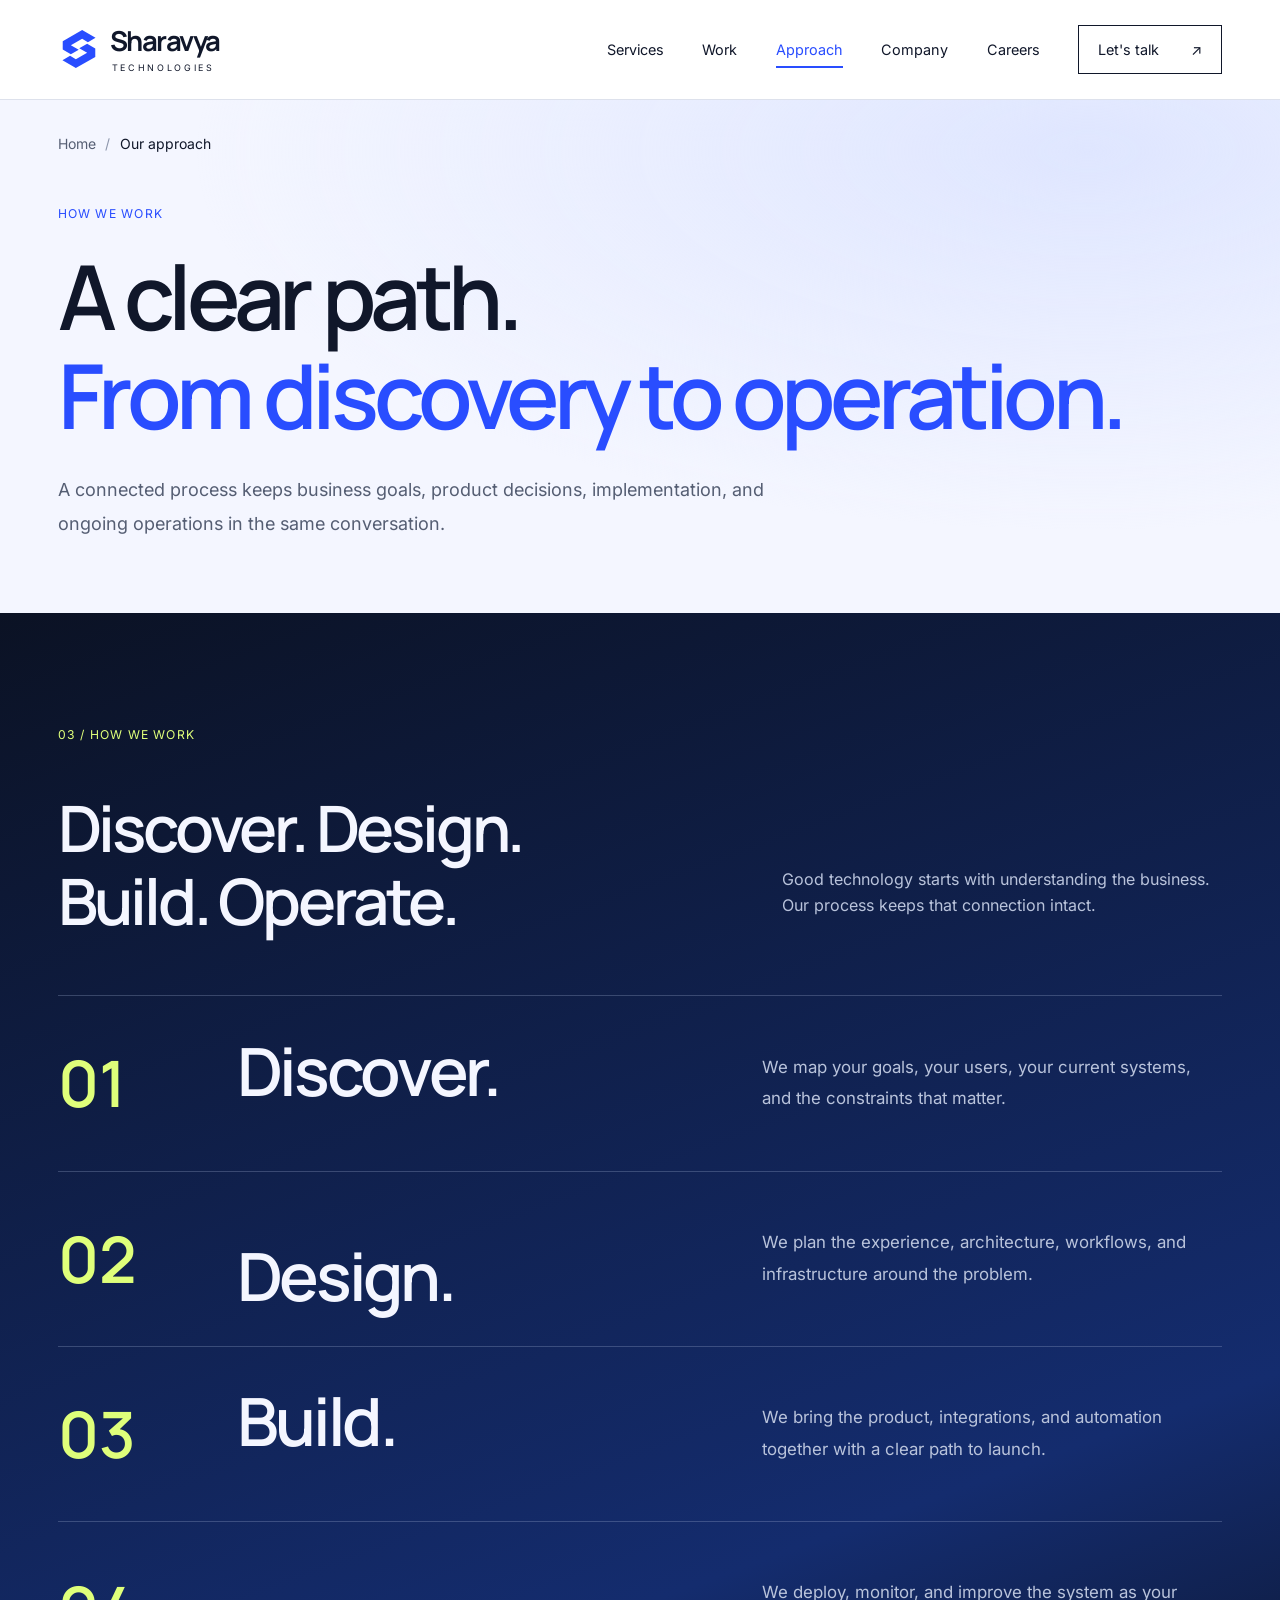
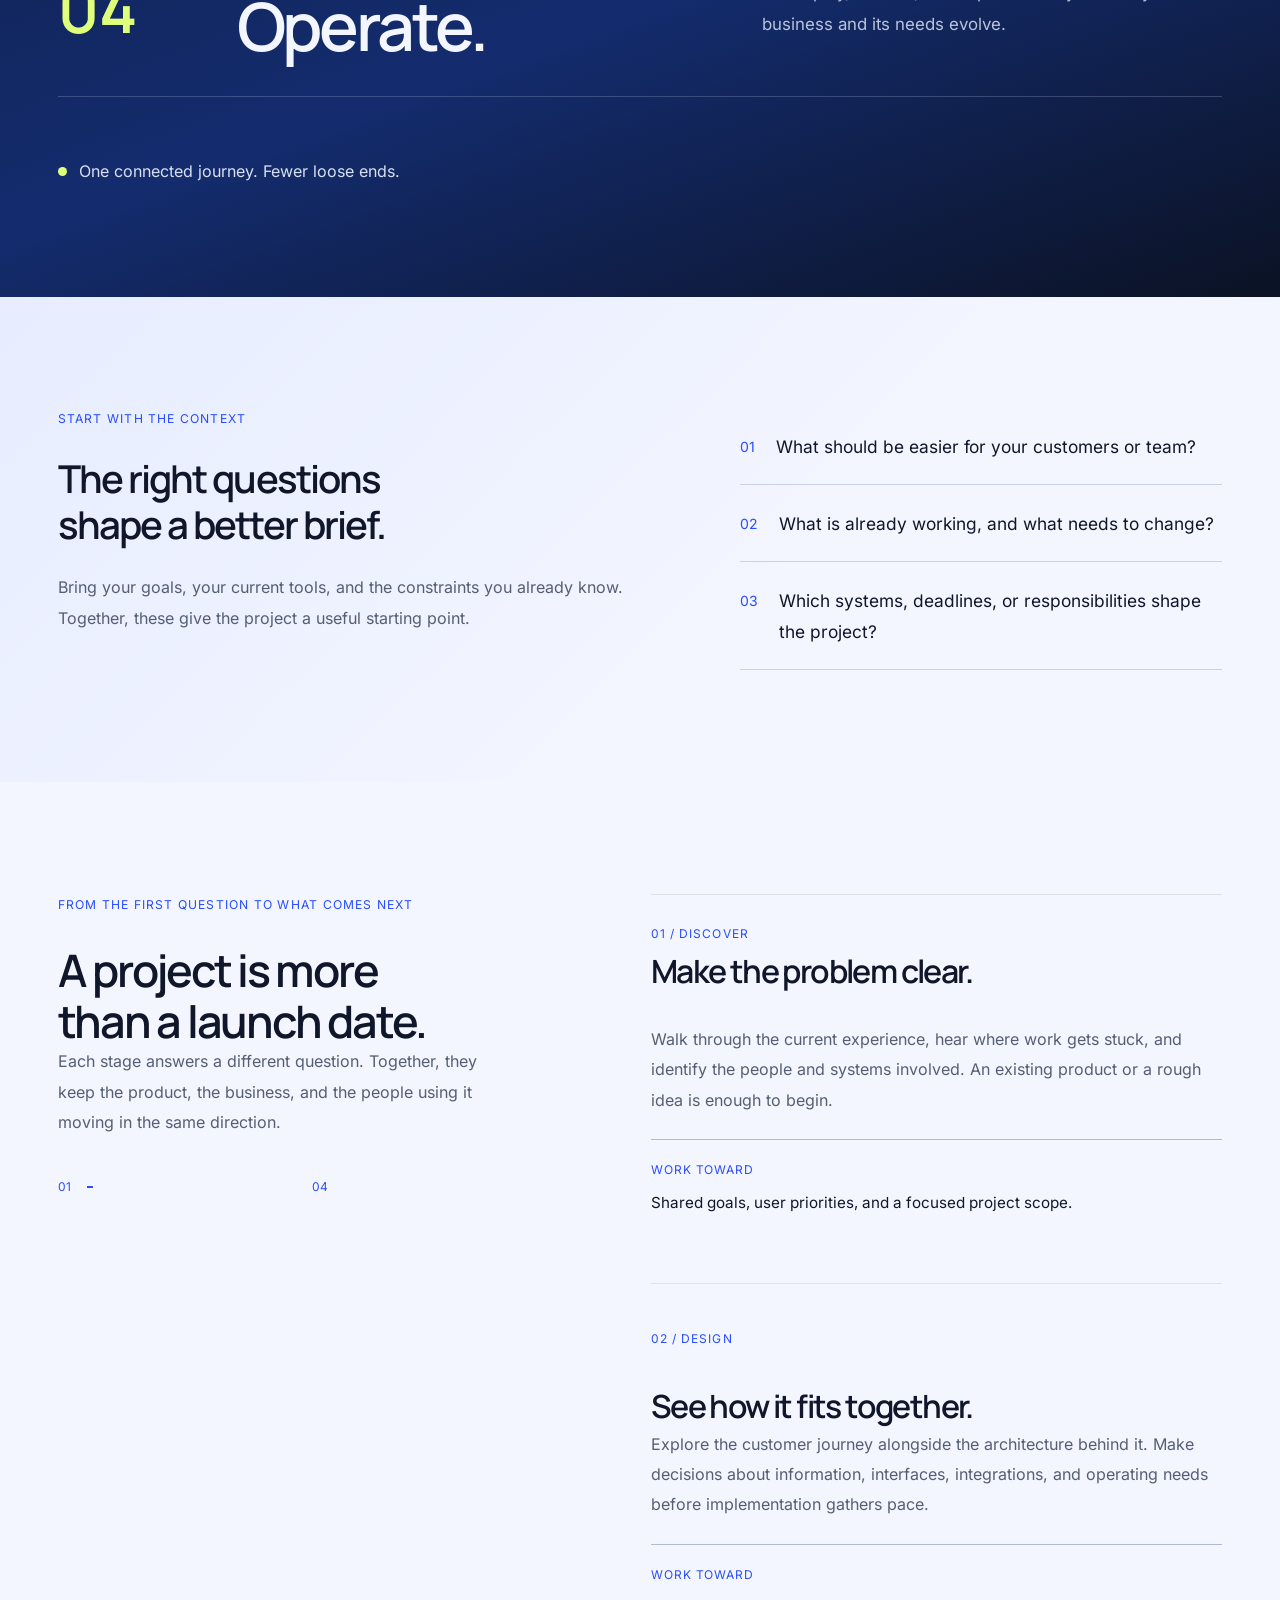
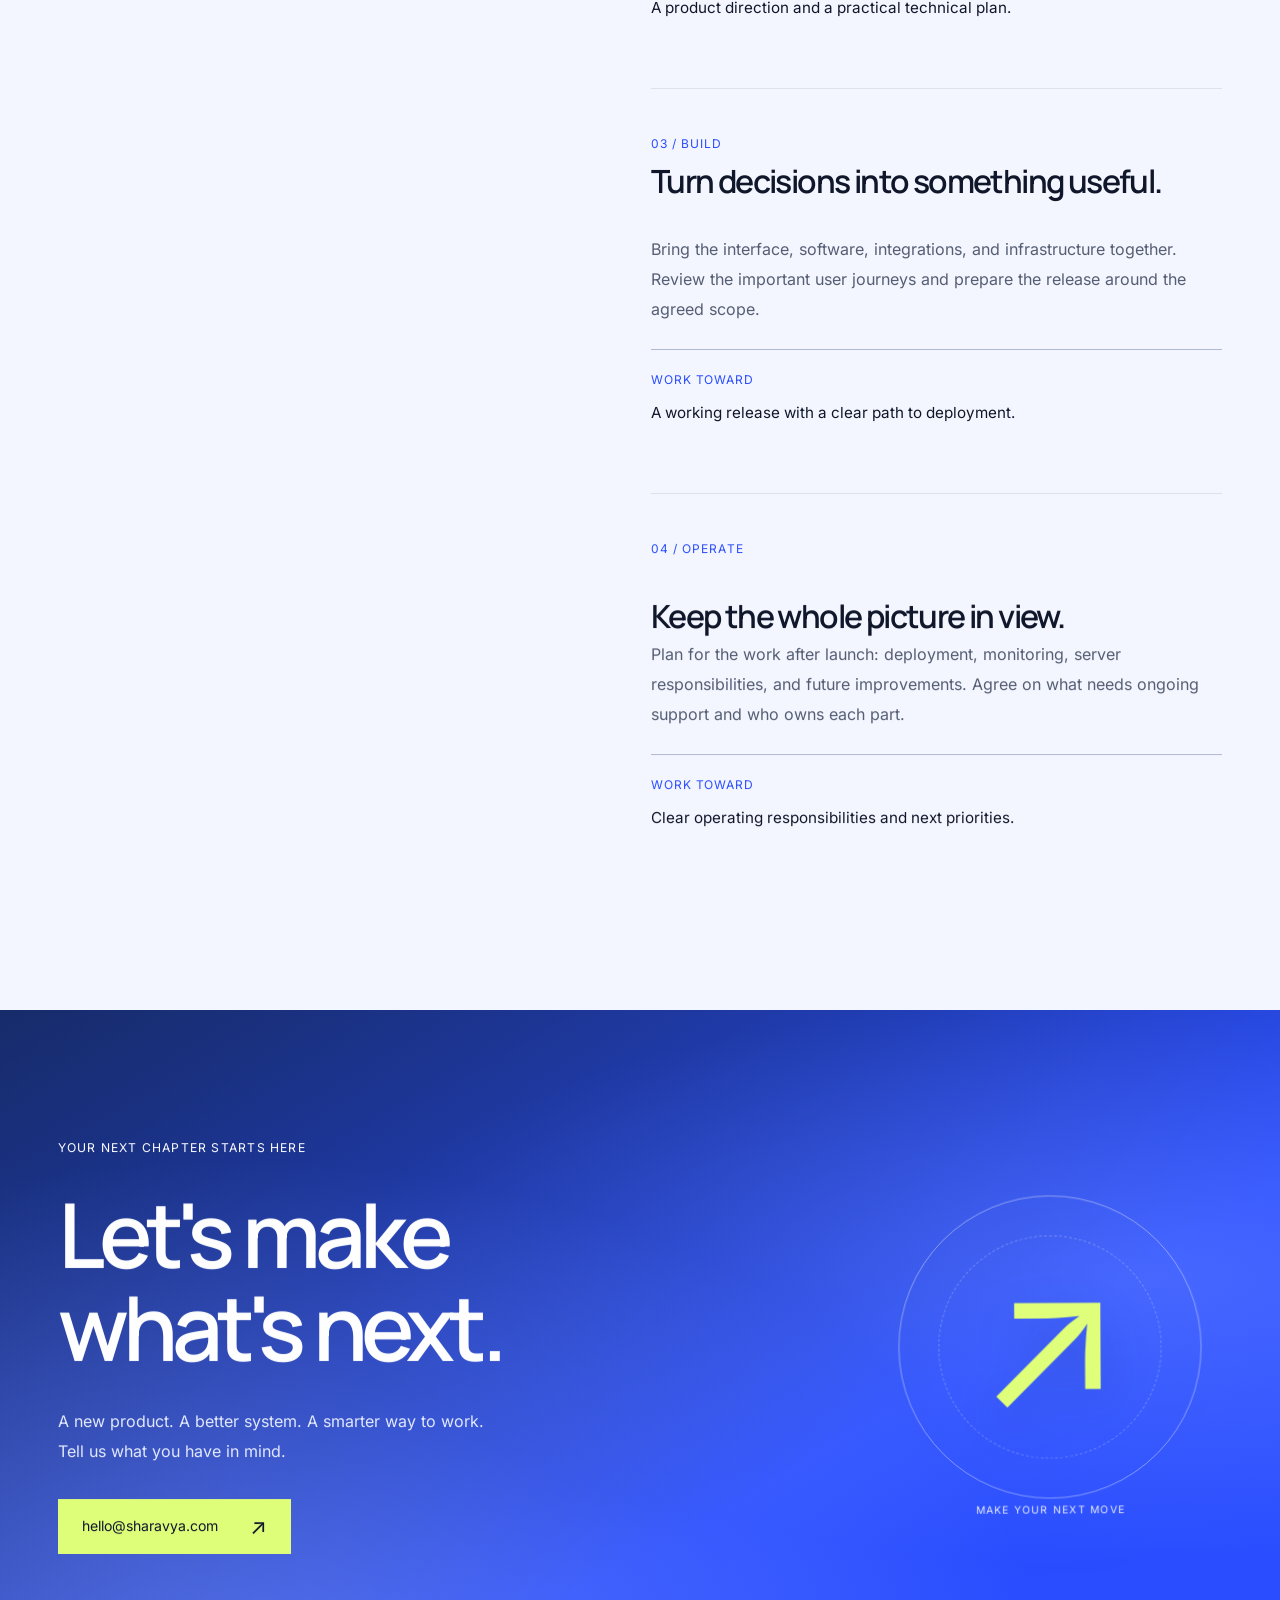
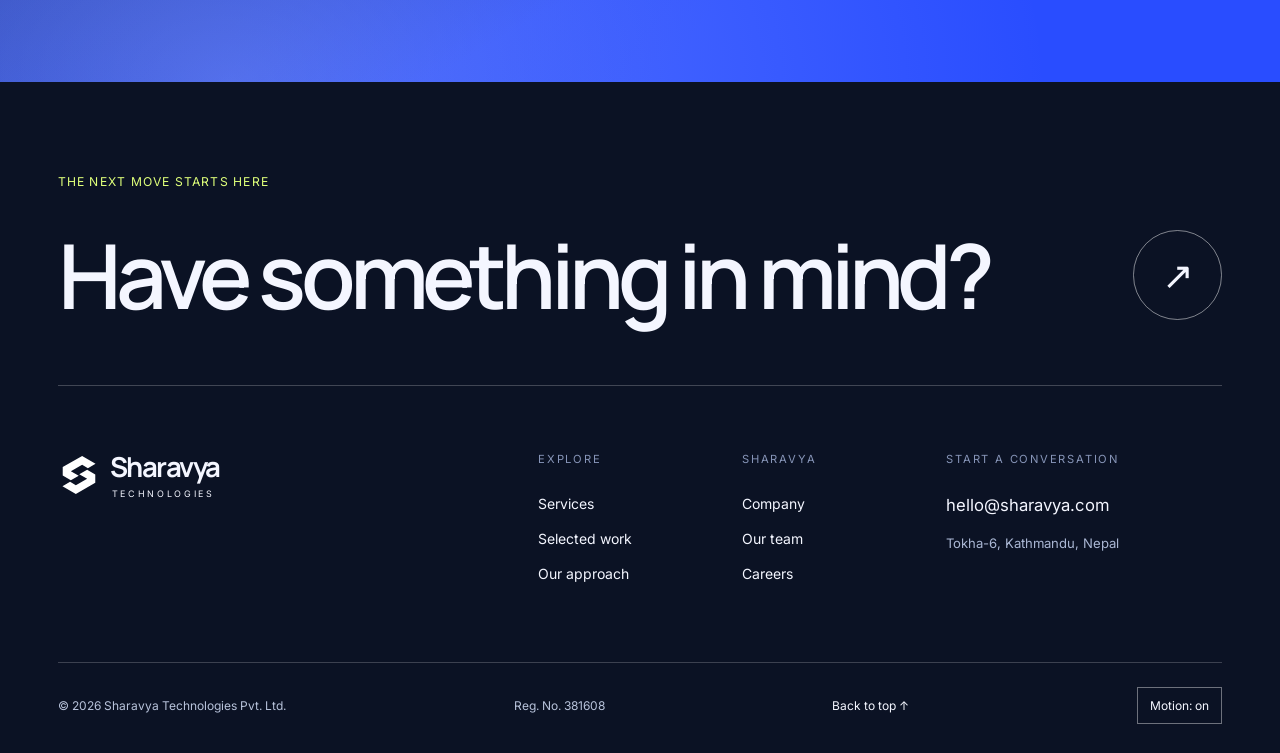
<file: approach/index.html>
<!doctype html>
<html lang="en">

<head>
    <meta charset="utf-8">
    <meta name="viewport" content="width=device-width,initial-scale=1">
    <title>Our Approach: Discover, Design, Build, Operate | Sharavya</title>
    <meta name="description" content="See how Sharavya connects discovery, design, software development and ongoing operations around your business goals, users and existing systems.">
    <meta name="robots" content="index, follow, max-image-preview:large">
    <link rel="canonical" href="https://sharavya.com/approach/">
    <meta name="theme-color" content="#294DFF">
    <meta property="og:type" content="website">
    <meta property="og:site_name" content="Sharavya Technologies">
    <meta property="og:title" content="Our Approach: Discover, Design, Build, Operate | Sharavya">
    <meta property="og:description" content="See how Sharavya connects discovery, design, software development and ongoing operations around your business goals, users and existing systems.">
    <meta property="og:url" content="https://sharavya.com/approach/">
    <meta name="twitter:card" content="summary">
    <meta name="twitter:title" content="Our Approach: Discover, Design, Build, Operate | Sharavya">
    <meta name="twitter:description" content="See how Sharavya connects discovery, design, software development and ongoing operations around your business goals, users and existing systems.">
    <link rel="icon" href="/assets/parallax-cobalt.svg" type="image/svg+xml">
    <link rel="apple-touch-icon" href="/assets/social-logo.png">
    <link rel="preload" href="/assets/Manrope-SemiBold.ttf" as="font" type="font/ttf" crossorigin>
    <script src="/transitions.js"></script>
    <link rel="stylesheet" href="/styles.css">
    <script type="application/ld+json">{"@context": "https://schema.org", "@graph": [{"@type": "Organization", "@id": "https://sharavya.com/#organization", "name": "Sharavya Technologies", "legalName": "Sharavya Technologies Pvt. Ltd.", "url": "https://sharavya.com/", "logo": "https://sharavya.com/assets/social-logo.png", "email": "hello@sharavya.com", "address": {"@type": "PostalAddress", "streetAddress": "Tokha-6", "addressLocality": "Kathmandu", "addressCountry": "NP"}}, {"@type": "WebSite", "@id": "https://sharavya.com/#website", "url": "https://sharavya.com/", "name": "Sharavya Technologies", "publisher": {"@id": "https://sharavya.com/#organization"}}, {"@type": "WebPage", "@id": "https://sharavya.com/approach/#webpage", "url": "https://sharavya.com/approach/", "name": "Our Approach: Discover, Design, Build, Operate | Sharavya", "description": "See how Sharavya connects discovery, design, software development and ongoing operations around your business goals, users and existing systems.", "isPartOf": {"@id": "https://sharavya.com/#website"}, "about": {"@id": "https://sharavya.com/#organization"}, "inLanguage": "en", "breadcrumb": {"@id": "https://sharavya.com/approach/#breadcrumb"}}, {"@type": "BreadcrumbList", "@id": "https://sharavya.com/approach/#breadcrumb", "itemListElement": [{"@type": "ListItem", "position": 1, "name": "Home", "item": "https://sharavya.com/"}, {"@type": "ListItem", "position": 2, "name": "Our approach", "item": "https://sharavya.com/approach/"}]}]}</script>
</head>

<body class="inner-page"><a class="skip-link" href="#main">Skip to content</a>
    <header class="site-header" id="top"><a class="wordmark" href="/" aria-label="Sharavya Technologies home"><img src="/assets/parallax-cobalt.svg" width="42" height="42" alt=""><span>Sharavya<small>TECHNOLOGIES</small></span></a>
        <nav aria-label="Main navigation" id="main-nav"><a href="/services/">Services</a><a href="/work/">Work</a><a href="/approach/" aria-current="page">Approach</a><a href="/about/">Company</a><a href="/careers/">Careers</a><a href="/contact/" class="nav-cta">Let&#x27;s talk <span aria-hidden="true">↗</span></a></nav><button class="menu-toggle" aria-expanded="false" aria-controls="main-nav">Menu <span aria-hidden="true">+</span></button>
    </header>
    <main id="main">
        <section class="page-intro">
            <nav class="breadcrumb" aria-label="Breadcrumb">
                <ol>
                    <li><a href="/">Home</a></li>
                    <li><span aria-current="page">Our approach</span></li>
                </ol>
            </nav>
            <p class="eyebrow">HOW WE WORK</p>
            <h1>A clear path.<br><span>From discovery to operation.</span></h1>
            <p class="page-lead">A connected process keeps business goals, product decisions, implementation, and ongoing operations in the same conversation.</p>
        </section>
        <section class="section approach" id="approach" aria-labelledby="approach-title">
            <div class="section-heading">
                <p class="eyebrow">03 / HOW WE WORK</p>
                <h2 id="approach-title">Discover. Design.<br>Build. Operate.</h2>
                <p>Good technology starts with understanding the business. Our process keeps that connection intact.</p>
            </div>
            <div class="process-grid">
                <article>
                    <div class="process-index"><span>01</span><i aria-hidden="true"></i></div>
                    <h3>Discover.</h3>
                    <p>We map your goals, your users, your current systems, and the constraints that matter.</p>
                </article>
                <article>
                    <div class="process-index"><span>02</span><i aria-hidden="true"></i></div>
                    <h3>Design.</h3>
                    <p>We plan the experience, architecture, workflows, and infrastructure around the problem.</p>
                </article>
                <article>
                    <div class="process-index"><span>03</span><i aria-hidden="true"></i></div>
                    <h3>Build.</h3>
                    <p>We bring the product, integrations, and automation together with a clear path to launch.</p>
                </article>
                <article>
                    <div class="process-index"><span>04</span><i aria-hidden="true"></i></div>
                    <h3>Operate.</h3>
                    <p>We deploy, monitor, and improve the system as your business and its needs evolve.</p>
                </article>
            </div>
            <div class="approach-signoff"><span class="process-signoff-dot" aria-hidden="true"></span>
                <p>One connected journey. Fewer loose ends.</p>
            </div>
        </section>
        <section class="section planning-section">
            <div>
                <p class="eyebrow">START WITH THE CONTEXT</p>
                <h2>The right questions<br>shape a better brief.</h2>
                <p>Bring your goals, your current tools, and the constraints you already know. Together, these give the project a useful starting point.</p>
            </div>
            <ol>
                <li>What should be easier for your customers or team?</li>
                <li>What is already working, and what needs to change?</li>
                <li>Which systems, deadlines, or responsibilities shape the project?</li>
            </ol>
        </section>
        <section class="section delivery-section">
            <div class="delivery-heading">
                <p class="eyebrow">FROM THE FIRST QUESTION TO WHAT COMES NEXT</p>
                <h2>A project is more<br>than a launch date.</h2>
                <p>Each stage answers a different question. Together, they keep the product, the business, and the people using it moving in the same direction.</p>
                <div class="delivery-track" aria-hidden="true"><span>01</span><i></i><span>04</span></div>
            </div>
            <div class="delivery-chapters">
                <article><span class="chapter-number">01 / DISCOVER</span>
                    <h3>Make the problem clear.</h3>
                    <p>Walk through the current experience, hear where work gets stuck, and identify the people and systems involved. An existing product or a rough idea is enough to begin.</p>
                    <div class="chapter-output"><span>WORK TOWARD</span>Shared goals, user priorities, and a focused project scope.</div>
                </article>
                <article><span class="chapter-number">02 / DESIGN</span>
                    <h3>See how it fits together.</h3>
                    <p>Explore the customer journey alongside the architecture behind it. Make decisions about information, interfaces, integrations, and operating needs before implementation gathers pace.</p>
                    <div class="chapter-output"><span>WORK TOWARD</span>A product direction and a practical technical plan.</div>
                </article>
                <article><span class="chapter-number">03 / BUILD</span>
                    <h3>Turn decisions into something useful.</h3>
                    <p>Bring the interface, software, integrations, and infrastructure together. Review the important user journeys and prepare the release around the agreed scope.</p>
                    <div class="chapter-output"><span>WORK TOWARD</span>A working release with a clear path to deployment.</div>
                </article>
                <article><span class="chapter-number">04 / OPERATE</span>
                    <h3>Keep the whole picture in view.</h3>
                    <p>Plan for the work after launch: deployment, monitoring, server responsibilities, and future improvements. Agree on what needs ongoing support and who owns each part.</p>
                    <div class="chapter-output"><span>WORK TOWARD</span>Clear operating responsibilities and next priorities.</div>
                </article>
            </div>
        </section>
        <section class="contact" id="contact" aria-labelledby="contact-title">
            <div class="contact-copy">
                <p class="eyebrow">YOUR NEXT CHAPTER STARTS HERE</p>
                <h2 id="contact-title">Let's make<br>what's next.</h2>
                <p>A new product. A better system. A smarter way to work.<br>Tell us what you have in mind.</p><a class="button button-acid" href="mailto:hello@sharavya.com">hello@sharavya.com <span aria-hidden="true">↗</span></a>
            </div>
            <div class="contact-art" aria-hidden="true"><span class="contact-ring"></span><span class="contact-arrow">↗</span><span class="contact-art-label">MAKE YOUR NEXT MOVE</span></div>
        </section>
    </main>
    <footer class="site-footer">
        <div class="footer-intro">
            <p class="eyebrow">THE NEXT MOVE STARTS HERE</p><a class="footer-headline" href="/contact/">Have something in mind?<span aria-hidden="true">↗</span></a>
        </div>
        <div class="footer-main"><a class="wordmark" href="/" aria-label="Sharavya Technologies home"><img src="/assets/parallax-cobalt.svg" width="42" height="42" alt=""><span>Sharavya<small>TECHNOLOGIES</small></span></a>
            <div class="footer-links"><span>Explore</span><a href="/services/">Services</a><a href="/work/">Selected work</a><a href="/approach/">Our approach</a></div>
            <div class="footer-links"><span>Sharavya</span><a href="/about/">Company</a><a href="/about/#people">Our team</a><a href="/careers/">Careers</a></div>
            <address><span>Start a conversation</span><a href="mailto:hello@sharavya.com">hello@sharavya.com</a><small>Tokha-6, Kathmandu, Nepal</small></address>
        </div>
        <div class="footer-bottom"><span>© <span id="year">2026</span> Sharavya Technologies Pvt. Ltd.</span><span>Reg. No. 381608</span><a href="#top">Back to top <span aria-hidden="true">↑</span></a></div>
    </footer>
    <script src="/script.js" defer></script>
    <script src="/assets/vendor/gsap.min.js" defer></script>
    <script src="/assets/vendor/ScrollTrigger.min.js" defer></script>
    <script src="/motion.js" defer></script>
</body>

</html>
</file>
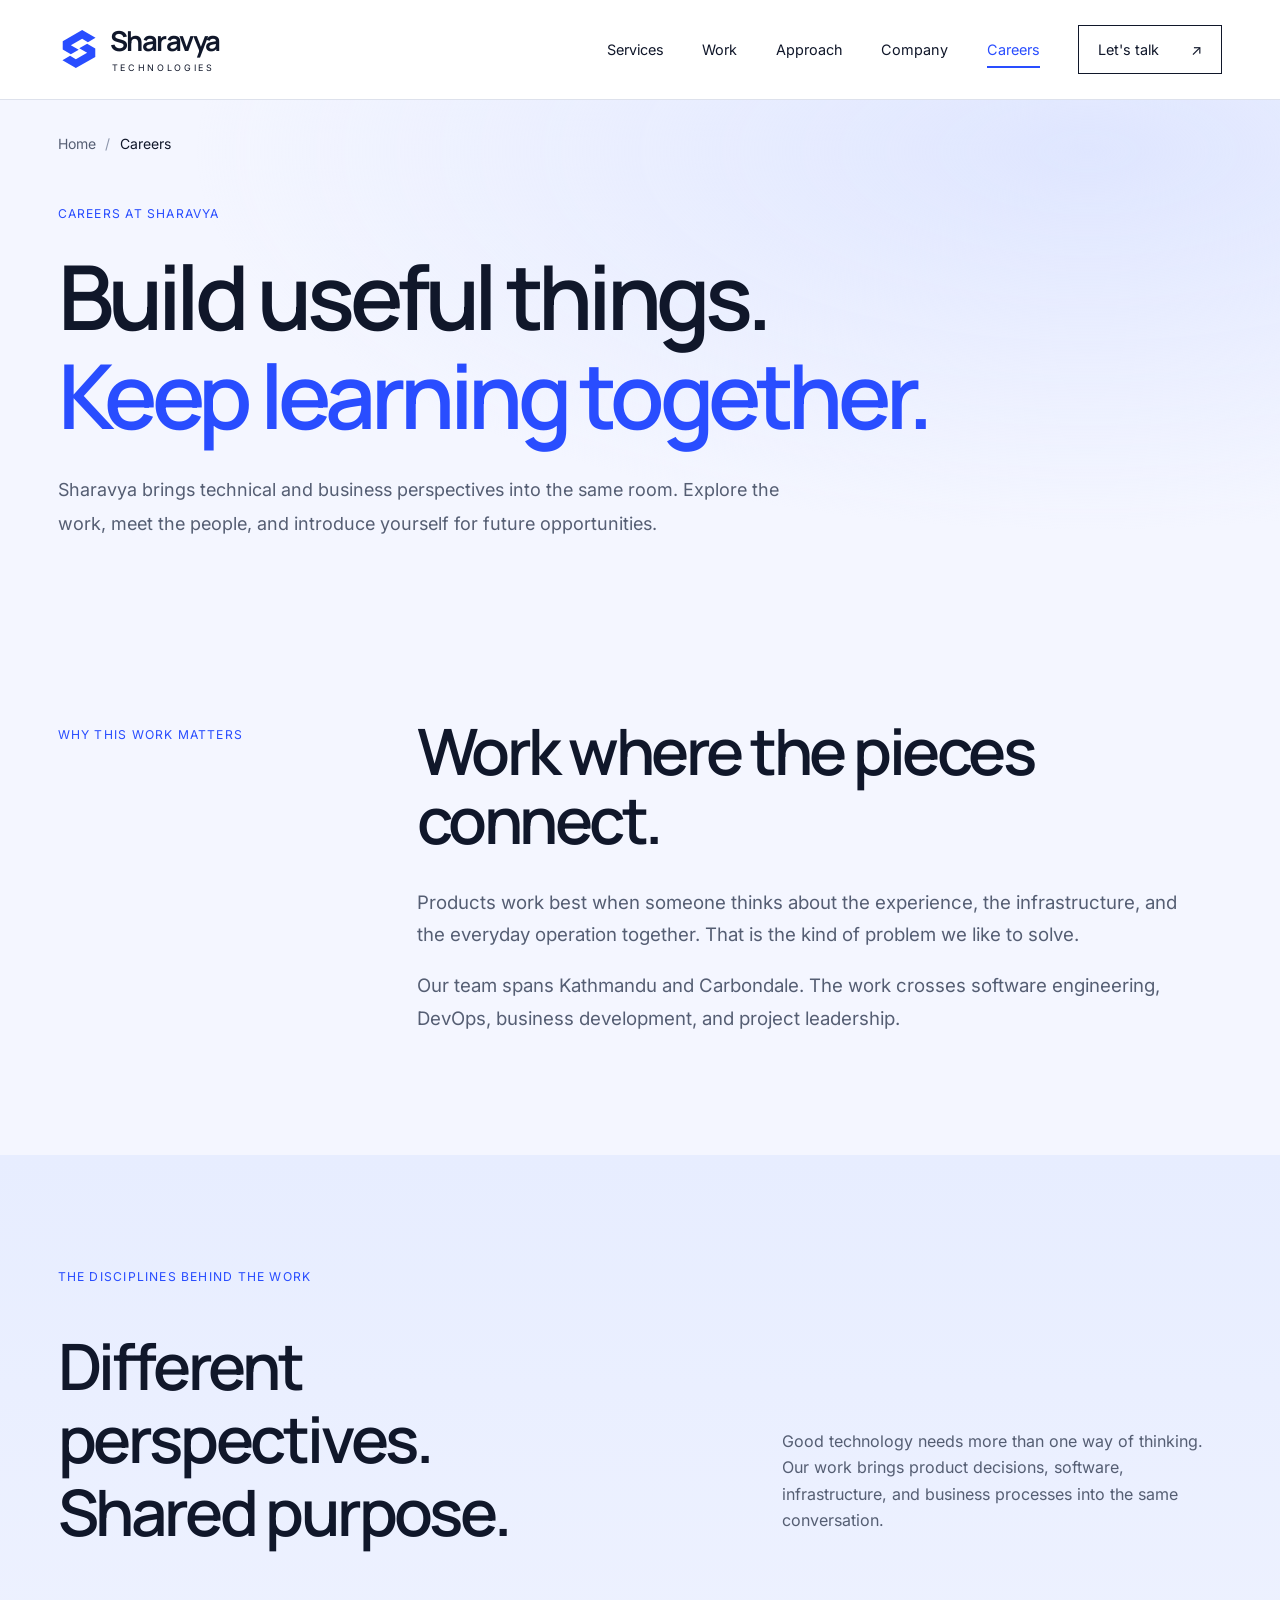
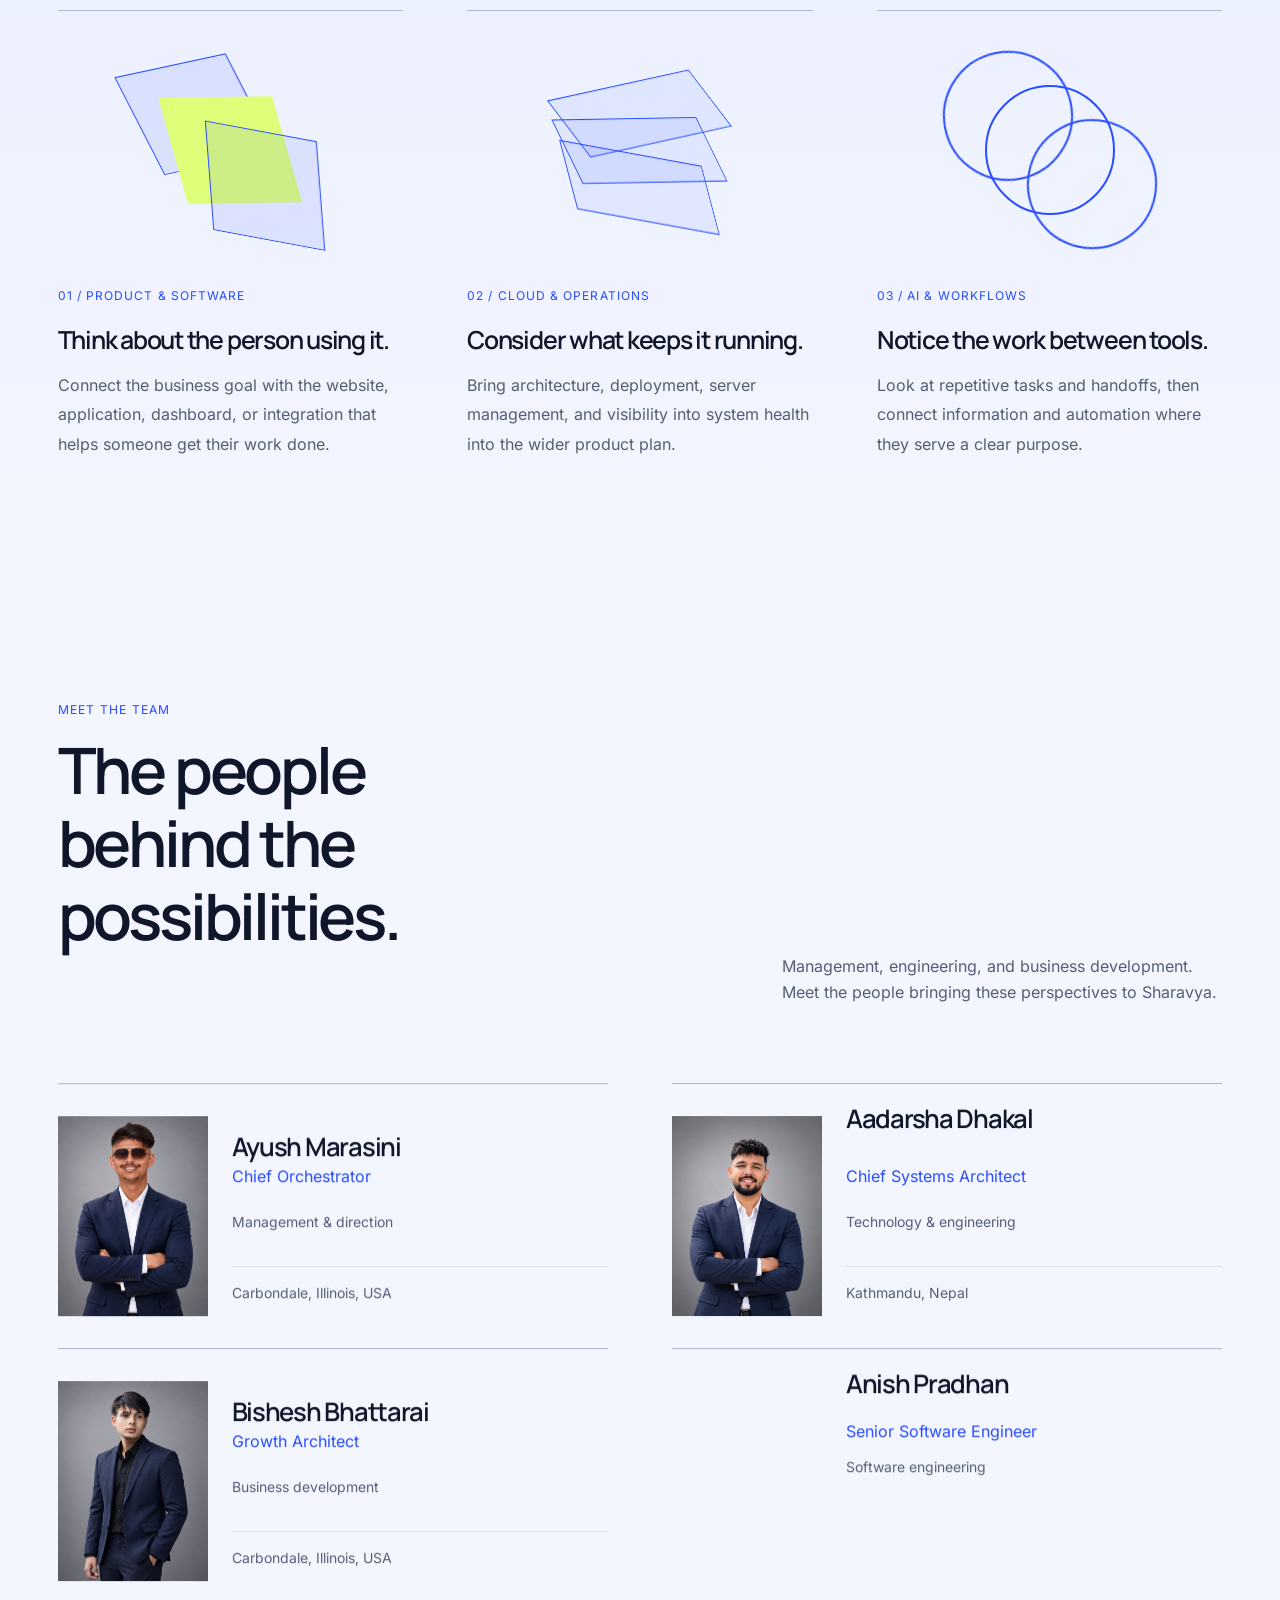
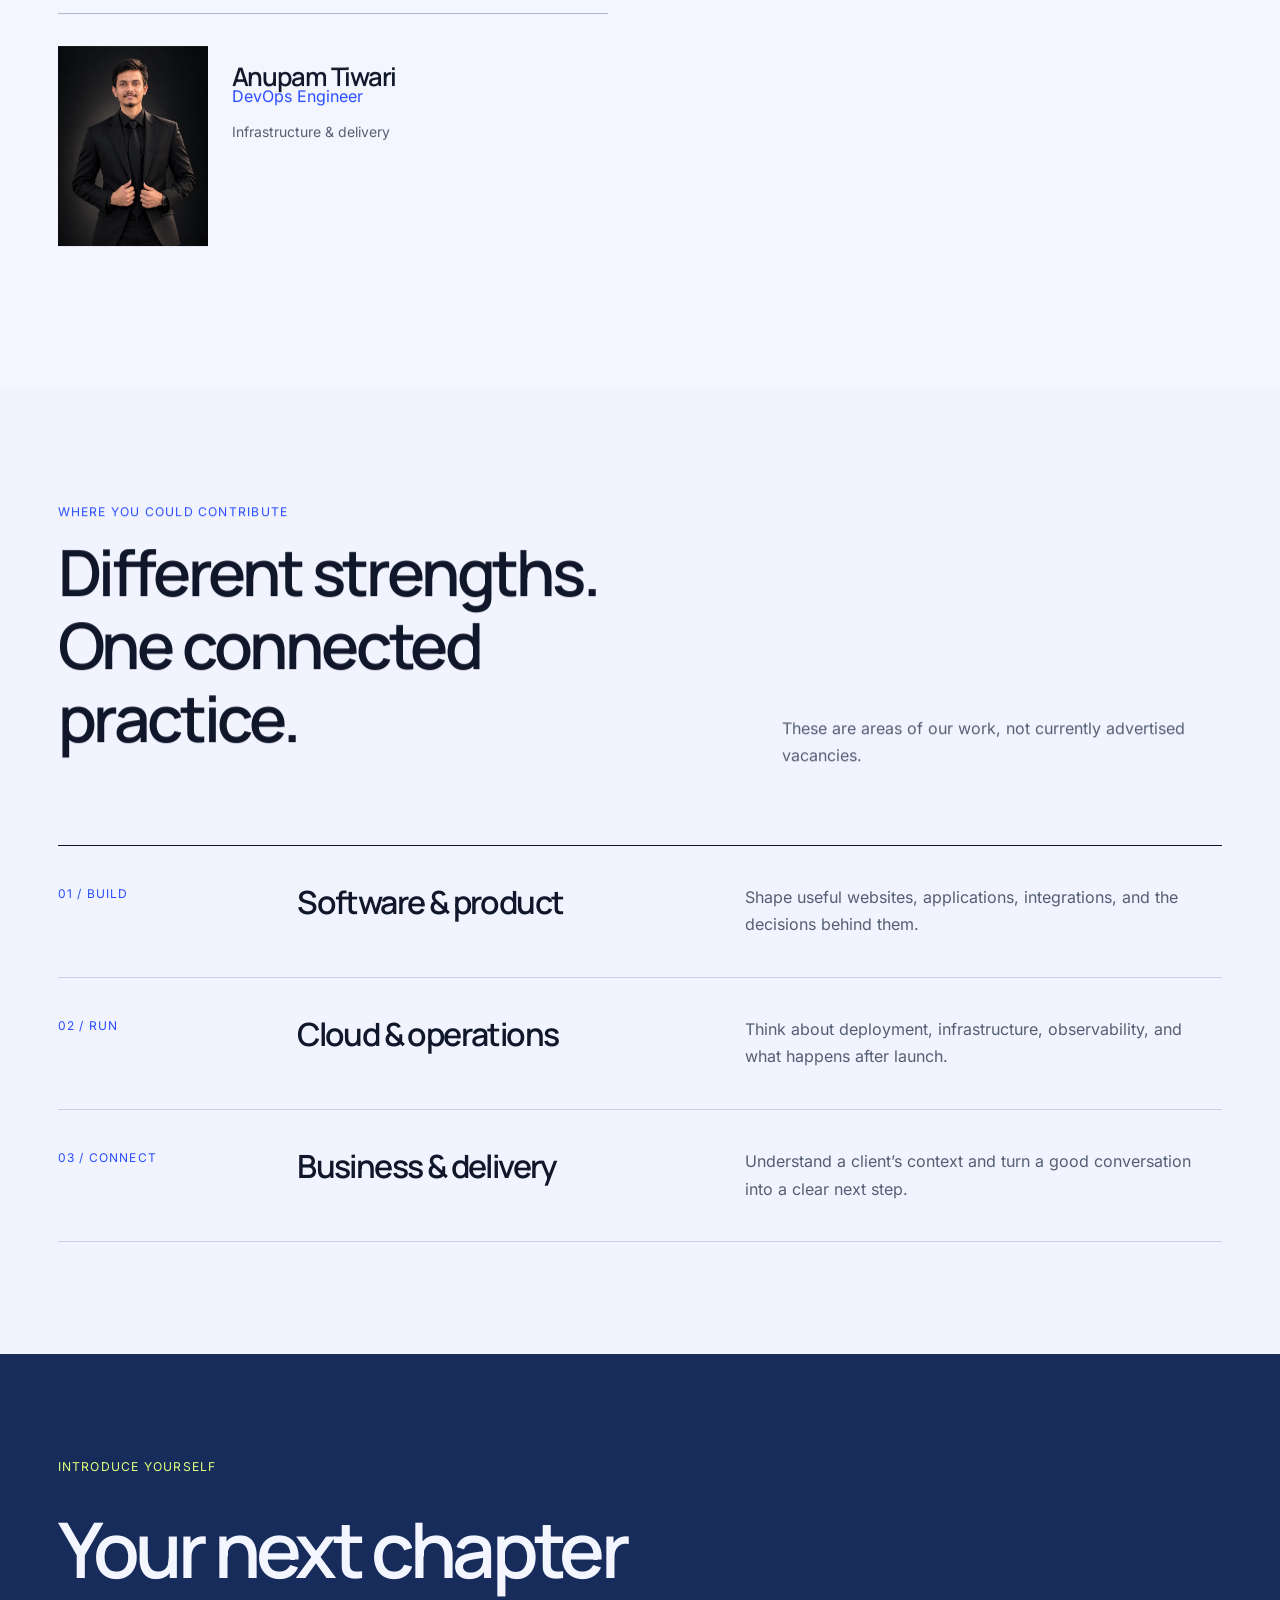
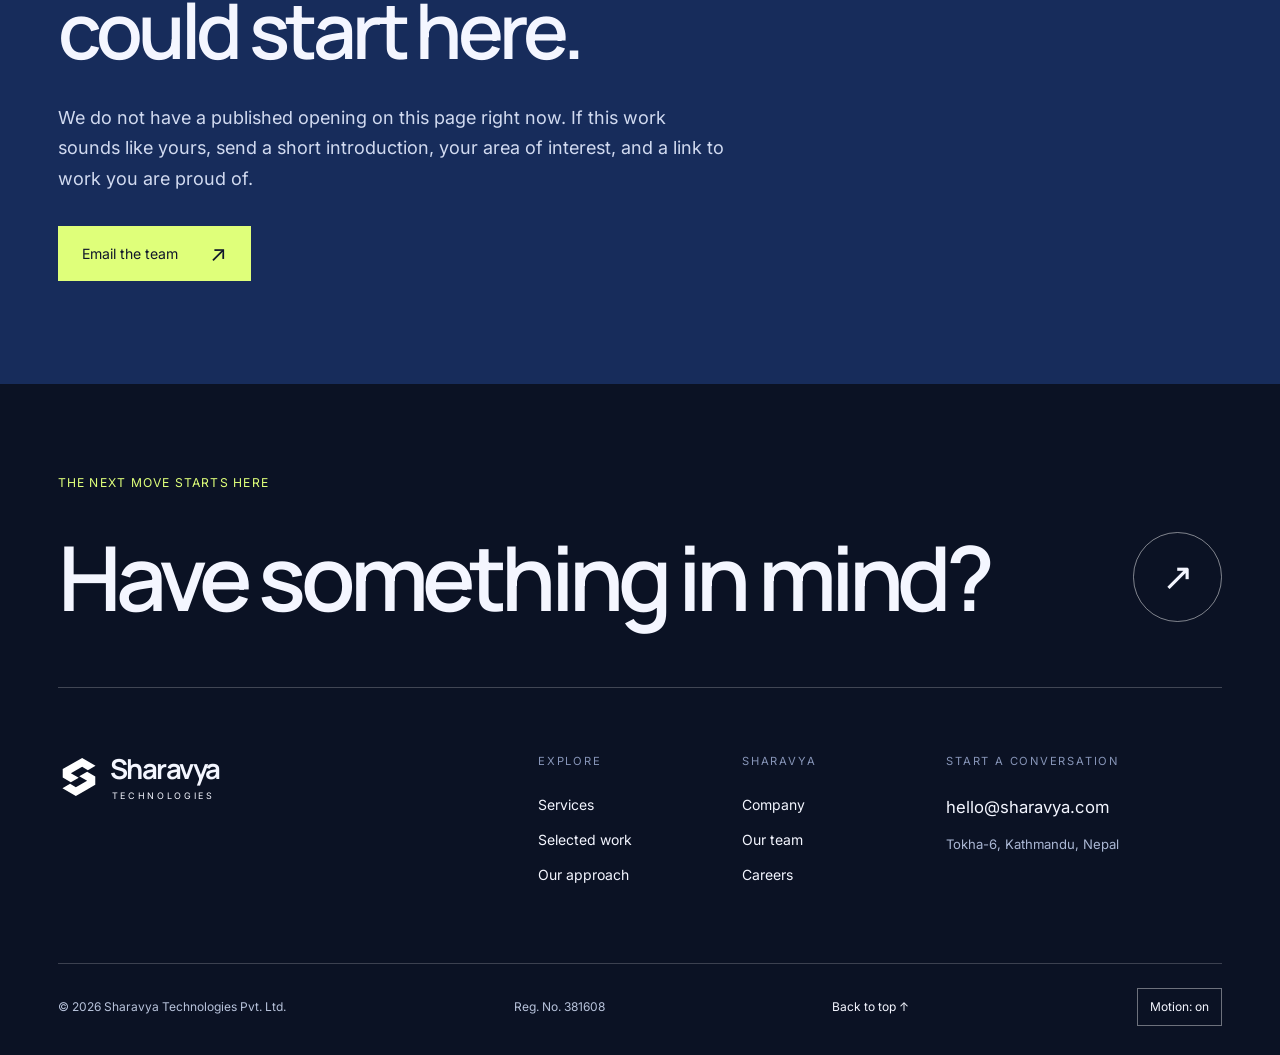
<file: careers/index.html>
<!doctype html>
<html lang="en"><head><meta charset="utf-8"><meta name="viewport" content="width=device-width,initial-scale=1">
<title>Careers at Sharavya Technologies | Join Our Team</title><meta name="description" content="Explore the people, disciplines and working principles behind Sharavya Technologies. Share your interest in future software, cloud and business roles."><meta name="robots" content="index, follow, max-image-preview:large">
<link rel="canonical" href="https://sharavya.com/careers/"><meta name="theme-color" content="#294DFF">
<meta property="og:type" content="website"><meta property="og:site_name" content="Sharavya Technologies"><meta property="og:title" content="Careers at Sharavya Technologies | Join Our Team"><meta property="og:description" content="Explore the people, disciplines and working principles behind Sharavya Technologies. Share your interest in future software, cloud and business roles."><meta property="og:url" content="https://sharavya.com/careers/">
<meta name="twitter:card" content="summary"><meta name="twitter:title" content="Careers at Sharavya Technologies | Join Our Team"><meta name="twitter:description" content="Explore the people, disciplines and working principles behind Sharavya Technologies. Share your interest in future software, cloud and business roles.">
<link rel="icon" href="/assets/parallax-cobalt.svg" type="image/svg+xml"><link rel="apple-touch-icon" href="/assets/social-logo.png"><link rel="preload" href="/assets/Manrope-SemiBold.ttf" as="font" type="font/ttf" crossorigin>
<script src="/transitions.js"></script><link rel="stylesheet" href="/styles.css"><script type="application/ld+json">{"@context": "https://schema.org", "@graph": [{"@type": "Organization", "@id": "https://sharavya.com/#organization", "name": "Sharavya Technologies", "legalName": "Sharavya Technologies Pvt. Ltd.", "url": "https://sharavya.com/", "logo": "https://sharavya.com/assets/social-logo.png", "email": "hello@sharavya.com", "address": {"@type": "PostalAddress", "streetAddress": "Tokha-6", "addressLocality": "Kathmandu", "addressCountry": "NP"}}, {"@type": "WebSite", "@id": "https://sharavya.com/#website", "url": "https://sharavya.com/", "name": "Sharavya Technologies", "publisher": {"@id": "https://sharavya.com/#organization"}}, {"@type": "WebPage", "@id": "https://sharavya.com/careers/#webpage", "url": "https://sharavya.com/careers/", "name": "Careers at Sharavya Technologies | Join Our Team", "description": "Explore the people, disciplines and working principles behind Sharavya Technologies. Share your interest in future software, cloud and business roles.", "isPartOf": {"@id": "https://sharavya.com/#website"}, "about": {"@id": "https://sharavya.com/#organization"}, "inLanguage": "en", "breadcrumb": {"@id": "https://sharavya.com/careers/#breadcrumb"}}, {"@type": "BreadcrumbList", "@id": "https://sharavya.com/careers/#breadcrumb", "itemListElement": [{"@type": "ListItem", "position": 1, "name": "Home", "item": "https://sharavya.com/"}, {"@type": "ListItem", "position": 2, "name": "Careers", "item": "https://sharavya.com/careers/"}]}]}</script></head>
<body class="inner-page"><a class="skip-link" href="#main">Skip to content</a><header class="site-header" id="top"><a class="wordmark" href="/" aria-label="Sharavya Technologies home"><img src="/assets/parallax-cobalt.svg" width="42" height="42" alt=""><span>Sharavya<small>TECHNOLOGIES</small></span></a><nav aria-label="Main navigation" id="main-nav"><a href="/services/">Services</a><a href="/work/">Work</a><a href="/approach/">Approach</a><a href="/about/">Company</a><a href="/careers/" aria-current="page">Careers</a><a href="/contact/" class="nav-cta">Let&#x27;s talk <span aria-hidden="true">↗</span></a></nav><button class="menu-toggle" aria-expanded="false" aria-controls="main-nav">Menu <span aria-hidden="true">+</span></button></header><main id="main"><section class="page-intro"><nav class="breadcrumb" aria-label="Breadcrumb"><ol><li><a href="/">Home</a></li><li><span aria-current="page">Careers</span></li></ol></nav><p class="eyebrow">CAREERS AT SHARAVYA</p><h1>Build useful things.<br><span>Keep learning together.</span></h1><p class="page-lead">Sharavya brings technical and business perspectives into the same room. Explore the work, meet the people, and introduce yourself for future opportunities.</p></section><section class="section careers-opening"><p class="eyebrow">WHY THIS WORK MATTERS</p><div><h2>Work where the pieces connect.</h2><p>Products work best when someone thinks about the experience, the infrastructure, and the everyday operation together. That is the kind of problem we like to solve.</p><p>Our team spans Kathmandu and Carbondale. The work crosses software engineering, DevOps, business development, and project leadership.</p></div></section><section class="section team-section" id="team"><div class="section-heading"><p class="eyebrow">THE DISCIPLINES BEHIND THE WORK</p><h2>Different perspectives.<br>Shared purpose.</h2><p>Good technology needs more than one way of thinking. Our work brings product decisions, software, infrastructure, and business processes into the same conversation.</p></div><div class="discipline-grid">
<article><div class="discipline-art art-product" aria-hidden="true"><i></i><i></i><i></i></div><span class="chapter-number">01 / PRODUCT & SOFTWARE</span><h3>Think about the person using it.</h3><p>Connect the business goal with the website, application, dashboard, or integration that helps someone get their work done.</p></article>
<article><div class="discipline-art art-cloud" aria-hidden="true"><i></i><i></i><i></i></div><span class="chapter-number">02 / CLOUD & OPERATIONS</span><h3>Consider what keeps it running.</h3><p>Bring architecture, deployment, server management, and visibility into system health into the wider product plan.</p></article>
<article><div class="discipline-art art-automation" aria-hidden="true"><i></i><i></i><i></i></div><span class="chapter-number">03 / AI & WORKFLOWS</span><h3>Notice the work between tools.</h3><p>Look at repetitive tasks and handoffs, then connect information and automation where they serve a clear purpose.</p></article></div></section><section class="section team-people" id="people"><div class="section-heading"><p class="eyebrow">MEET THE TEAM</p><h2>The people<br>behind the possibilities.</h2><p>Management, engineering, and business development. Meet the people bringing these perspectives to Sharavya.</p></div><div class="discipline-grid"><article class="team-person has-photo"><img src="/assets/team/ayush-marasini-studio.png" width="1086" height="1448" alt="Ayush Marasini" loading="lazy" decoding="async"><h3>Ayush Marasini</h3><p class="team-role">Chief Orchestrator</p><p class="team-focus">Management &amp; direction</p><p class="team-location">Carbondale, Illinois, USA</p></article><article class="team-person has-photo"><img src="/assets/team/aadarsha-dhakal.png" width="1086" height="1448" alt="Aadarsha Dhakal" loading="lazy" decoding="async"><h3>Aadarsha Dhakal</h3><p class="team-role">Chief Systems Architect</p><p class="team-focus">Technology &amp; engineering</p><p class="team-location">Kathmandu, Nepal</p></article><article class="team-person has-photo"><img src="/assets/team/bishesh-bhattarai-studio.png" width="1086" height="1448" alt="Bishesh Bhattarai" loading="lazy" decoding="async"><h3>Bishesh Bhattarai</h3><p class="team-role">Growth Architect</p><p class="team-focus">Business development</p><p class="team-location">Carbondale, Illinois, USA</p></article><article class="team-person has-photo"><img src="/assets/team/anish-pradhan-studio.png" width="1086" height="1448" alt="Anish Pradhan" loading="lazy" decoding="async"><h3>Anish Pradhan</h3><p class="team-role">Senior Software Engineer</p><p class="team-focus">Software engineering</p></article><article class="team-person has-photo"><img src="/assets/team/anupam-tiwari.jpg" width="1086" height="1448" alt="Anupam Tiwari" loading="lazy" decoding="async"><h3>Anupam Tiwari</h3><p class="team-role">DevOps Engineer</p><p class="team-focus">Infrastructure &amp; delivery</p></article></div></section><section class="section careers-paths"><div class="section-heading"><p class="eyebrow">WHERE YOU COULD CONTRIBUTE</p><h2>Different strengths.<br>One connected practice.</h2><p>These are areas of our work, not currently advertised vacancies.</p></div><div class="careers-path-list"><article><span>01 / BUILD</span><h3>Software &amp; product</h3><p>Shape useful websites, applications, integrations, and the decisions behind them.</p></article><article><span>02 / RUN</span><h3>Cloud &amp; operations</h3><p>Think about deployment, infrastructure, observability, and what happens after launch.</p></article><article><span>03 / CONNECT</span><h3>Business &amp; delivery</h3><p>Understand a client’s context and turn a good conversation into a clear next step.</p></article></div></section><section class="section careers-invite"><p class="eyebrow">INTRODUCE YOURSELF</p><h2>Your next chapter<br>could start here.</h2><p>We do not have a published opening on this page right now. If this work sounds like yours, send a short introduction, your area of interest, and a link to work you are proud of.</p><a class="button button-acid" href="mailto:hello@sharavya.com?subject=Careers%20at%20Sharavya">Email the team <span aria-hidden="true">↗</span></a></section></main><footer class="site-footer"><div class="footer-intro"><p class="eyebrow">THE NEXT MOVE STARTS HERE</p><a class="footer-headline" href="/contact/">Have something in mind?<span aria-hidden="true">↗</span></a></div><div class="footer-main"><a class="wordmark" href="/" aria-label="Sharavya Technologies home"><img src="/assets/parallax-cobalt.svg" width="42" height="42" alt=""><span>Sharavya<small>TECHNOLOGIES</small></span></a><div class="footer-links"><span>Explore</span><a href="/services/">Services</a><a href="/work/">Selected work</a><a href="/approach/">Our approach</a></div><div class="footer-links"><span>Sharavya</span><a href="/about/">Company</a><a href="/about/#people">Our team</a><a href="/careers/">Careers</a></div><address><span>Start a conversation</span><a href="mailto:hello@sharavya.com">hello@sharavya.com</a><small>Tokha-6, Kathmandu, Nepal</small></address></div><div class="footer-bottom"><span>© <span id="year">2026</span> Sharavya Technologies Pvt. Ltd.</span><span>Reg. No. 381608</span><a href="#top">Back to top <span aria-hidden="true">↑</span></a></div></footer><script src="/script.js" defer></script><script src="/assets/vendor/gsap.min.js" defer></script><script src="/assets/vendor/ScrollTrigger.min.js" defer></script><script src="/motion.js" defer></script></body></html>
</file>
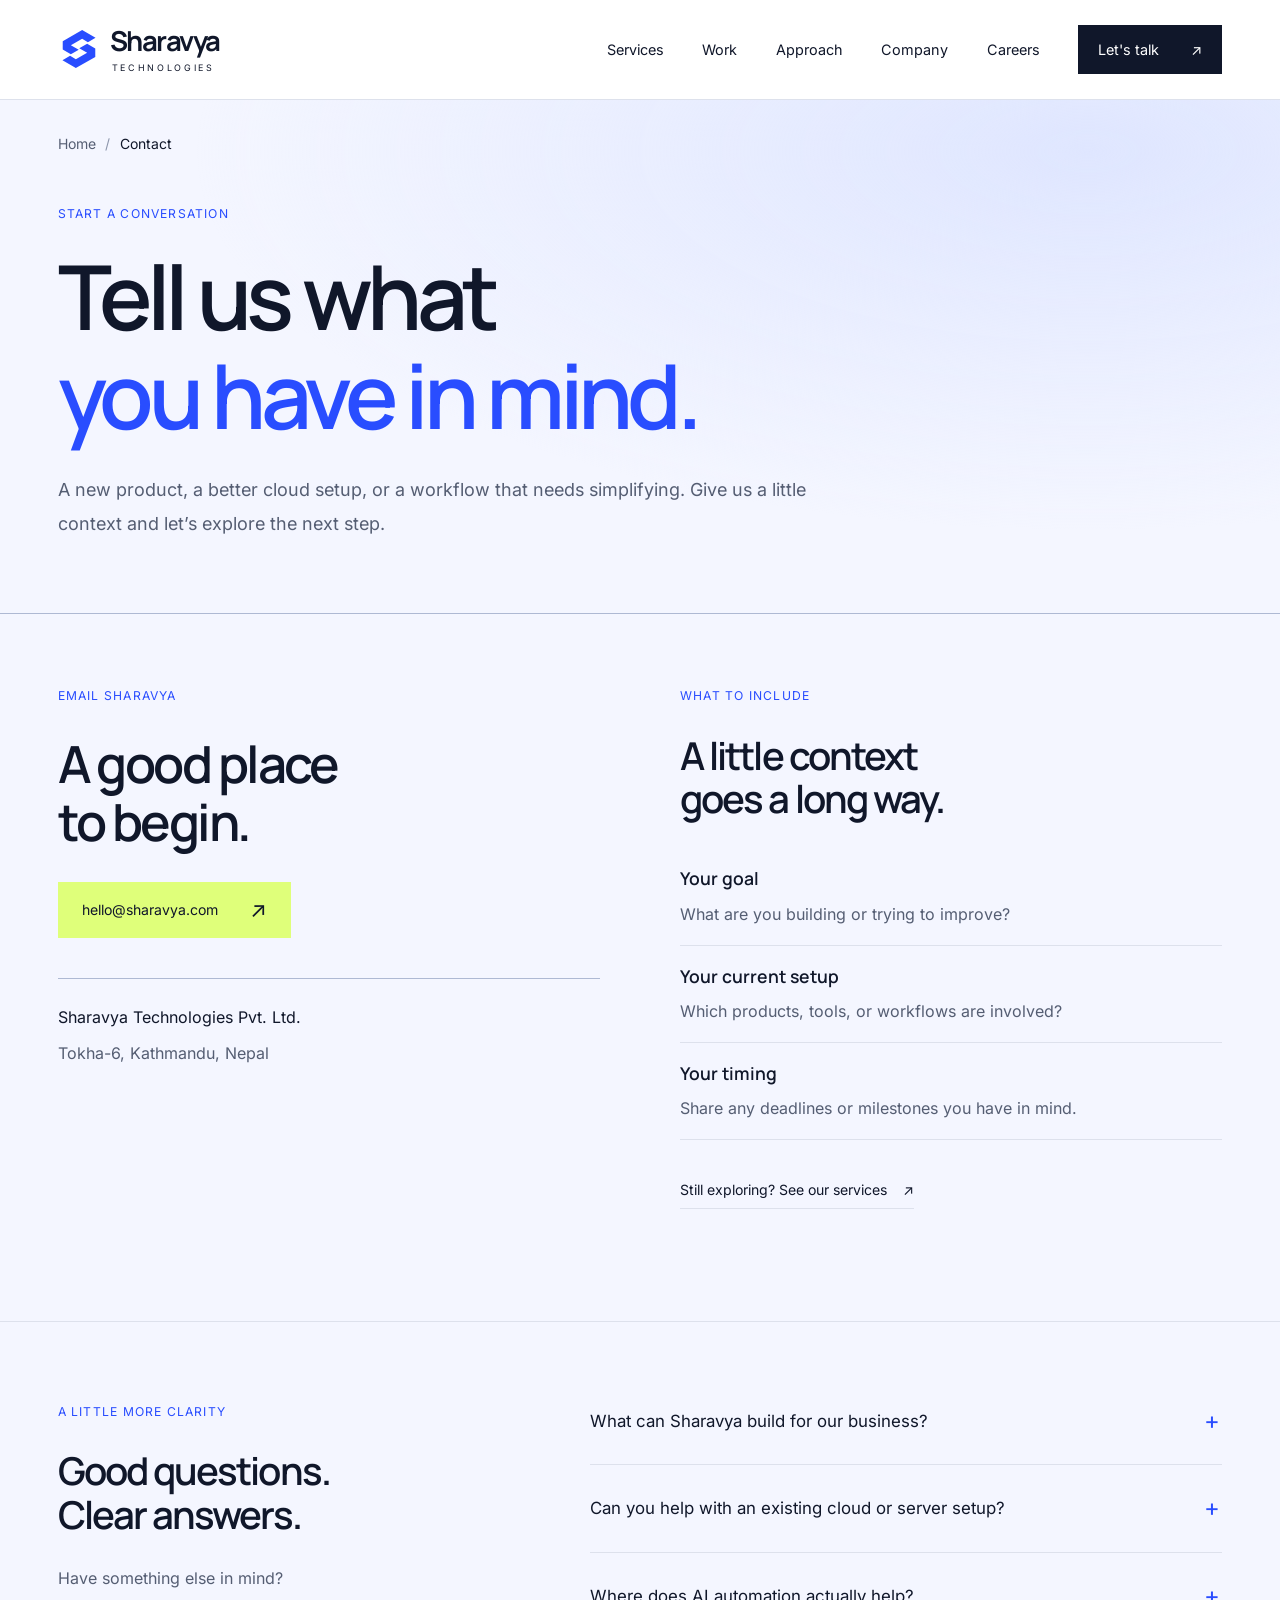
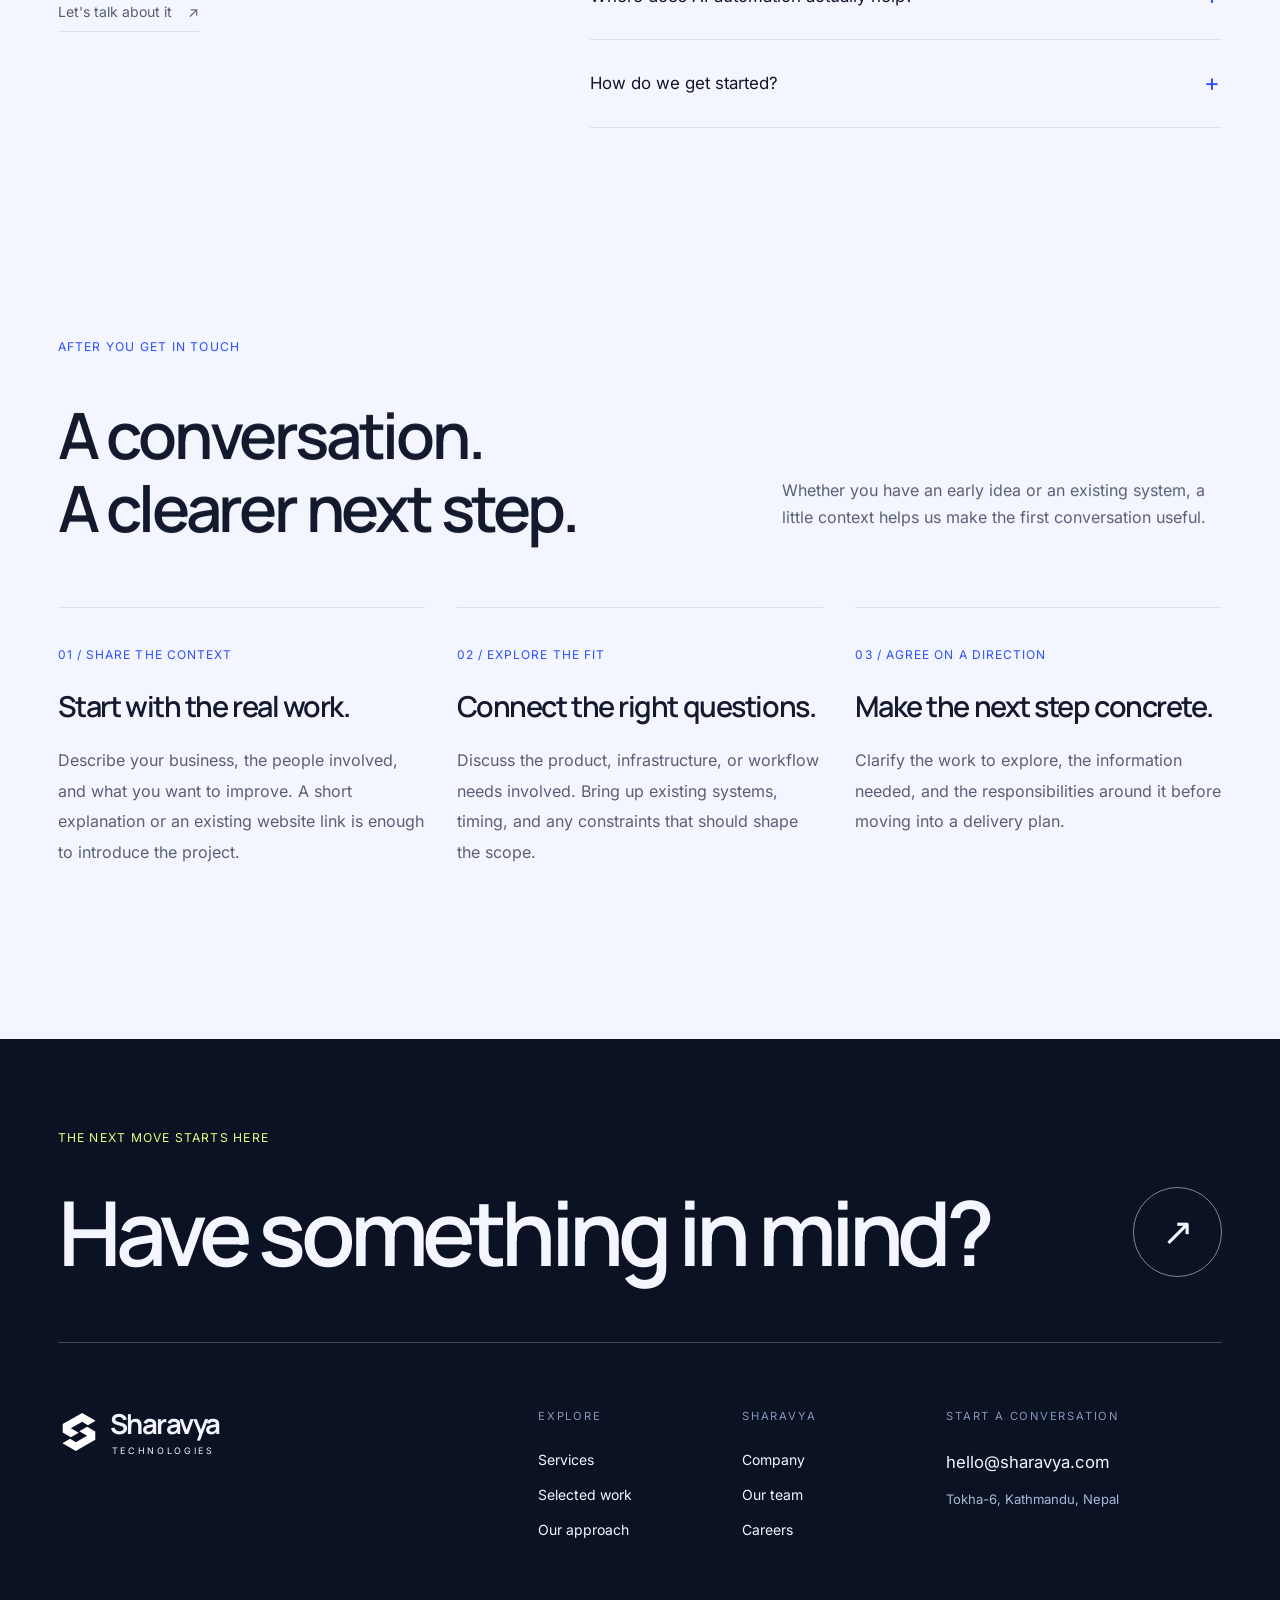
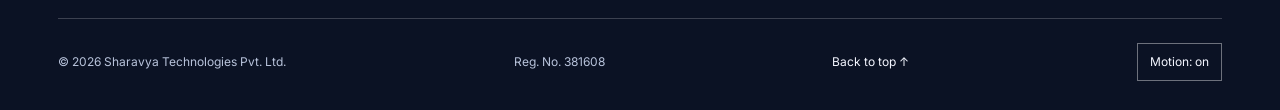
<file: contact/index.html>
<!doctype html>
<html lang="en"><head><meta charset="utf-8"><meta name="viewport" content="width=device-width,initial-scale=1">
<title>Discuss Your Project | Contact Sharavya Technologies</title><meta name="description" content="Contact Sharavya Technologies at hello@sharavya.com. Based in Tokha-6, Kathmandu, Nepal, we build software, cloud systems and business automation."><meta name="robots" content="index, follow, max-image-preview:large">
<link rel="canonical" href="https://sharavya.com/contact/"><meta name="theme-color" content="#294DFF">
<meta property="og:type" content="website"><meta property="og:site_name" content="Sharavya Technologies"><meta property="og:title" content="Discuss Your Project | Contact Sharavya Technologies"><meta property="og:description" content="Contact Sharavya Technologies at hello@sharavya.com. Based in Tokha-6, Kathmandu, Nepal, we build software, cloud systems and business automation."><meta property="og:url" content="https://sharavya.com/contact/">
<meta name="twitter:card" content="summary"><meta name="twitter:title" content="Discuss Your Project | Contact Sharavya Technologies"><meta name="twitter:description" content="Contact Sharavya Technologies at hello@sharavya.com. Based in Tokha-6, Kathmandu, Nepal, we build software, cloud systems and business automation.">
<link rel="icon" href="/assets/parallax-cobalt.svg" type="image/svg+xml"><link rel="apple-touch-icon" href="/assets/social-logo.png"><link rel="preload" href="/assets/Manrope-SemiBold.ttf" as="font" type="font/ttf" crossorigin>
<script src="/transitions.js"></script><link rel="stylesheet" href="/styles.css"><script type="application/ld+json">{"@context": "https://schema.org", "@graph": [{"@type": "Organization", "@id": "https://sharavya.com/#organization", "name": "Sharavya Technologies", "legalName": "Sharavya Technologies Pvt. Ltd.", "url": "https://sharavya.com/", "logo": "https://sharavya.com/assets/social-logo.png", "email": "hello@sharavya.com", "address": {"@type": "PostalAddress", "streetAddress": "Tokha-6", "addressLocality": "Kathmandu", "addressCountry": "NP"}}, {"@type": "WebSite", "@id": "https://sharavya.com/#website", "url": "https://sharavya.com/", "name": "Sharavya Technologies", "publisher": {"@id": "https://sharavya.com/#organization"}}, {"@type": "ContactPage", "@id": "https://sharavya.com/contact/#webpage", "url": "https://sharavya.com/contact/", "name": "Discuss Your Project | Contact Sharavya Technologies", "description": "Contact Sharavya Technologies at hello@sharavya.com. Based in Tokha-6, Kathmandu, Nepal, we build software, cloud systems and business automation.", "isPartOf": {"@id": "https://sharavya.com/#website"}, "about": {"@id": "https://sharavya.com/#organization"}, "inLanguage": "en", "breadcrumb": {"@id": "https://sharavya.com/contact/#breadcrumb"}}, {"@type": "BreadcrumbList", "@id": "https://sharavya.com/contact/#breadcrumb", "itemListElement": [{"@type": "ListItem", "position": 1, "name": "Home", "item": "https://sharavya.com/"}, {"@type": "ListItem", "position": 2, "name": "Contact", "item": "https://sharavya.com/contact/"}]}]}</script></head>
<body class="inner-page"><a class="skip-link" href="#main">Skip to content</a><header class="site-header" id="top"><a class="wordmark" href="/" aria-label="Sharavya Technologies home"><img src="/assets/parallax-cobalt.svg" width="42" height="42" alt=""><span>Sharavya<small>TECHNOLOGIES</small></span></a><nav aria-label="Main navigation" id="main-nav"><a href="/services/">Services</a><a href="/work/">Work</a><a href="/approach/">Approach</a><a href="/about/">Company</a><a href="/careers/">Careers</a><a href="/contact/" aria-current="page" class="nav-cta">Let&#x27;s talk <span aria-hidden="true">↗</span></a></nav><button class="menu-toggle" aria-expanded="false" aria-controls="main-nav">Menu <span aria-hidden="true">+</span></button></header><main id="main"><section class="page-intro"><nav class="breadcrumb" aria-label="Breadcrumb"><ol><li><a href="/">Home</a></li><li><span aria-current="page">Contact</span></li></ol></nav><p class="eyebrow">START A CONVERSATION</p><h1>Tell us what<br><span>you have in mind.</span></h1><p class="page-lead">A new product, a better cloud setup, or a workflow that needs simplifying. Give us a little context and let’s explore the next step.</p></section><section class="section contact-details page-content"><div class="contact-panel"><p class="eyebrow">EMAIL SHARAVYA</p><h2>A good place<br>to begin.</h2><a class="button button-acid" href="mailto:hello@sharavya.com">hello@sharavya.com <span aria-hidden="true">↗</span></a><address><strong>Sharavya Technologies Pvt. Ltd.</strong><span>Tokha-6, Kathmandu, Nepal</span></address></div><div class="project-brief"><p class="eyebrow">WHAT TO INCLUDE</p><h2>A little context<br>goes a long way.</h2><ol><li><strong>Your goal</strong><span>What are you building or trying to improve?</span></li><li><strong>Your current setup</strong><span>Which products, tools, or workflows are involved?</span></li><li><strong>Your timing</strong><span>Share any deadlines or milestones you have in mind.</span></li></ol><a class="text-link" href="/services/">Still exploring? See our services <span aria-hidden="true">↗</span></a></div></section><section class="section faq-section" id="faq" aria-labelledby="faq-title"><div class="faq-intro"><p class="eyebrow">A LITTLE MORE CLARITY</p><h2 id="faq-title">Good questions.<br>Clear answers.</h2><p>Have something else in mind?<br><a class="text-link" href="mailto:hello@sharavya.com">Let's talk about it <span aria-hidden="true">↗</span></a></p></div><div class="faq-list"><details><summary>What can Sharavya build for our business?<span aria-hidden="true">+</span></summary><p>We develop business websites, mobile applications, custom software, dashboards, admin portals, APIs, and integrations. We also help with the cloud and server systems behind them.</p></details><details><summary>Can you help with an existing cloud or server setup?<span aria-hidden="true">+</span></summary><p>Yes. Our services include cloud architecture consulting, server management, migration, deployment planning, monitoring, and security hardening. We'll start by understanding your current setup and support needs.</p></details><details><summary>Where does AI automation actually help?<span aria-hidden="true">+</span></summary><p>Practical starting points include lead handling, document processing, reporting, and customer communication. We focus on how a workflow fits your business, then identify the steps that could benefit from automation.</p></details><details><summary>How do we get started?<span aria-hidden="true">+</span></summary><p>Email <a href="mailto:hello@sharavya.com">hello@sharavya.com</a> with what you're working on, your current challenges, and any timeline you have in mind. That gives us a useful place to begin the conversation.</p></details></div></section><section class="section next-steps"><div class="section-heading"><p class="eyebrow">AFTER YOU GET IN TOUCH</p><h2>A conversation.<br>A clearer next step.</h2><p>Whether you have an early idea or an existing system, a little context helps us make the first conversation useful.</p></div><ol class="next-step-grid"><li><span class="chapter-number">01 / SHARE THE CONTEXT</span><h3>Start with the real work.</h3><p>Describe your business, the people involved, and what you want to improve. A short explanation or an existing website link is enough to introduce the project.</p></li><li><span class="chapter-number">02 / EXPLORE THE FIT</span><h3>Connect the right questions.</h3><p>Discuss the product, infrastructure, or workflow needs involved. Bring up existing systems, timing, and any constraints that should shape the scope.</p></li><li><span class="chapter-number">03 / AGREE ON A DIRECTION</span><h3>Make the next step concrete.</h3><p>Clarify the work to explore, the information needed, and the responsibilities around it before moving into a delivery plan.</p></li></ol></section></main><footer class="site-footer"><div class="footer-intro"><p class="eyebrow">THE NEXT MOVE STARTS HERE</p><a class="footer-headline" href="/contact/">Have something in mind?<span aria-hidden="true">↗</span></a></div><div class="footer-main"><a class="wordmark" href="/" aria-label="Sharavya Technologies home"><img src="/assets/parallax-cobalt.svg" width="42" height="42" alt=""><span>Sharavya<small>TECHNOLOGIES</small></span></a><div class="footer-links"><span>Explore</span><a href="/services/">Services</a><a href="/work/">Selected work</a><a href="/approach/">Our approach</a></div><div class="footer-links"><span>Sharavya</span><a href="/about/">Company</a><a href="/about/#people">Our team</a><a href="/careers/">Careers</a></div><address><span>Start a conversation</span><a href="mailto:hello@sharavya.com">hello@sharavya.com</a><small>Tokha-6, Kathmandu, Nepal</small></address></div><div class="footer-bottom"><span>© <span id="year">2026</span> Sharavya Technologies Pvt. Ltd.</span><span>Reg. No. 381608</span><a href="#top">Back to top <span aria-hidden="true">↑</span></a></div></footer><script src="/script.js" defer></script><script src="/assets/vendor/gsap.min.js" defer></script><script src="/assets/vendor/ScrollTrigger.min.js" defer></script><script src="/motion.js" defer></script></body></html>
</file>
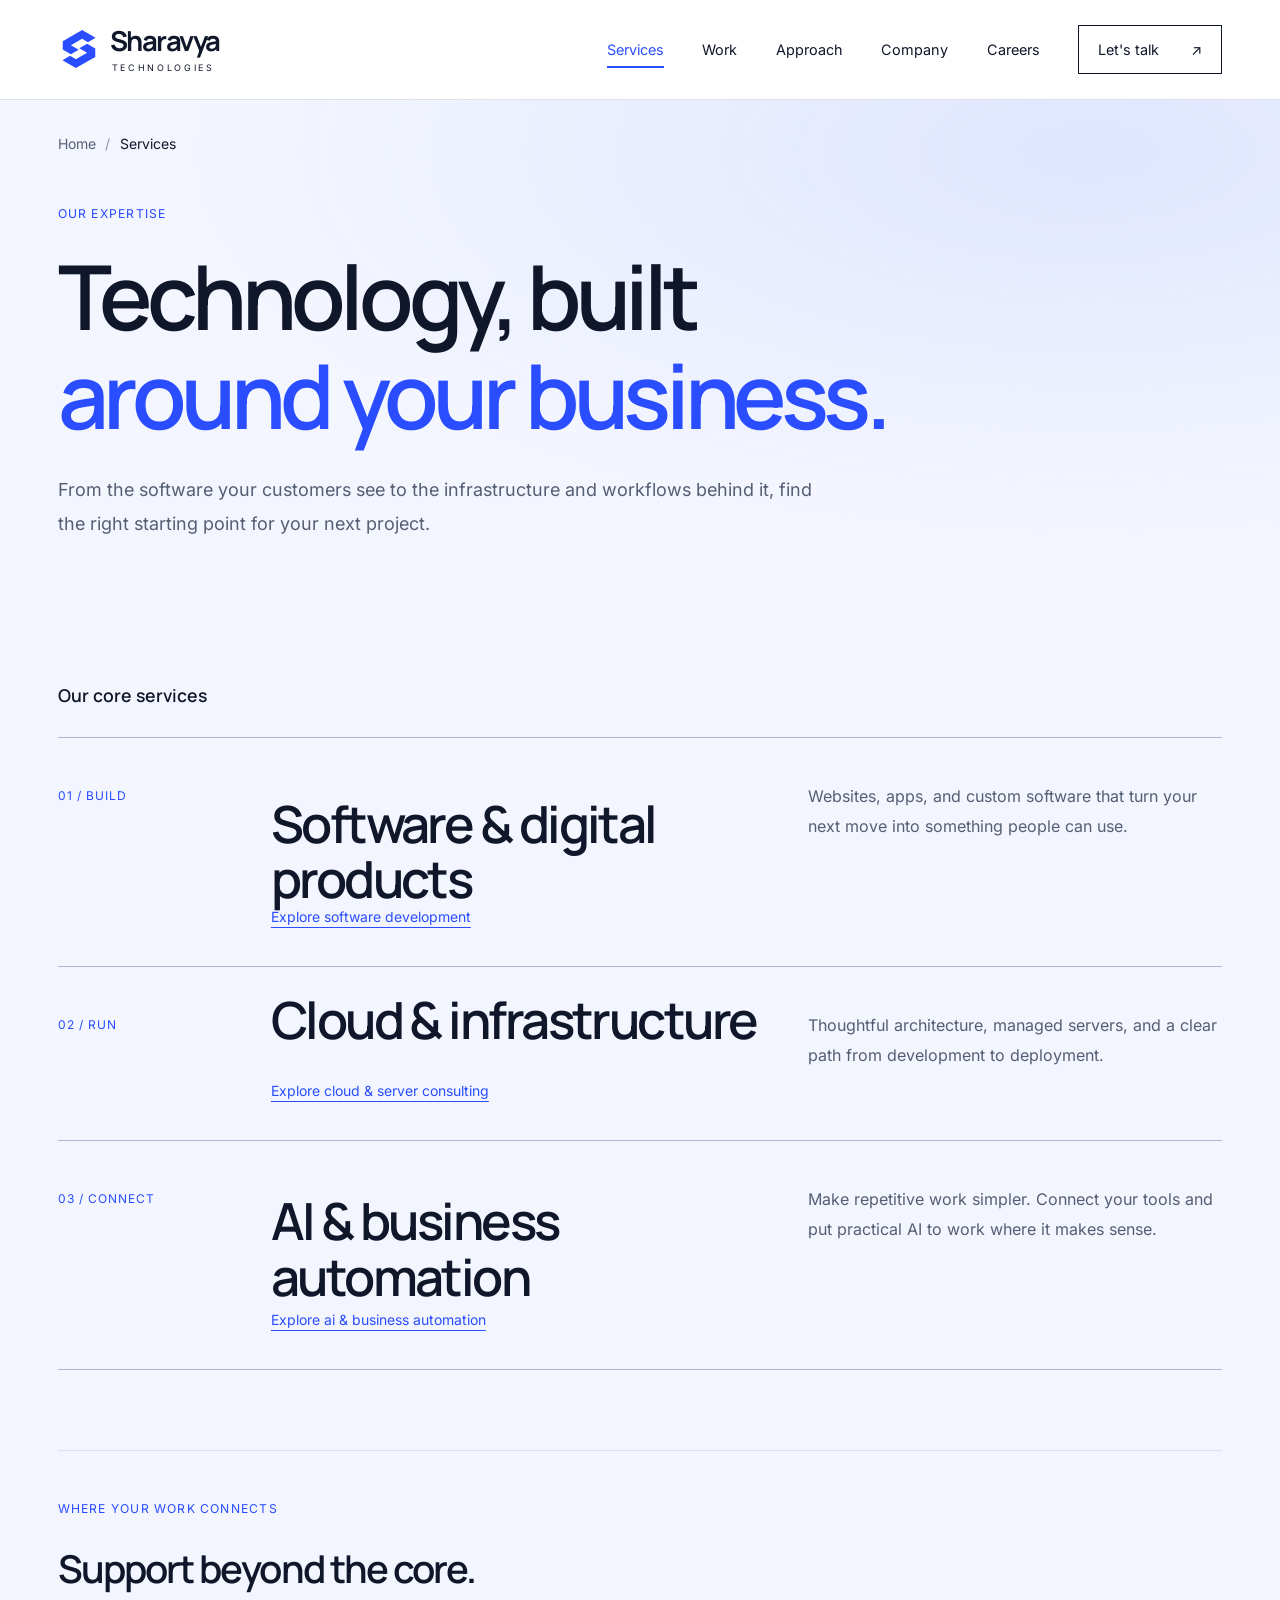
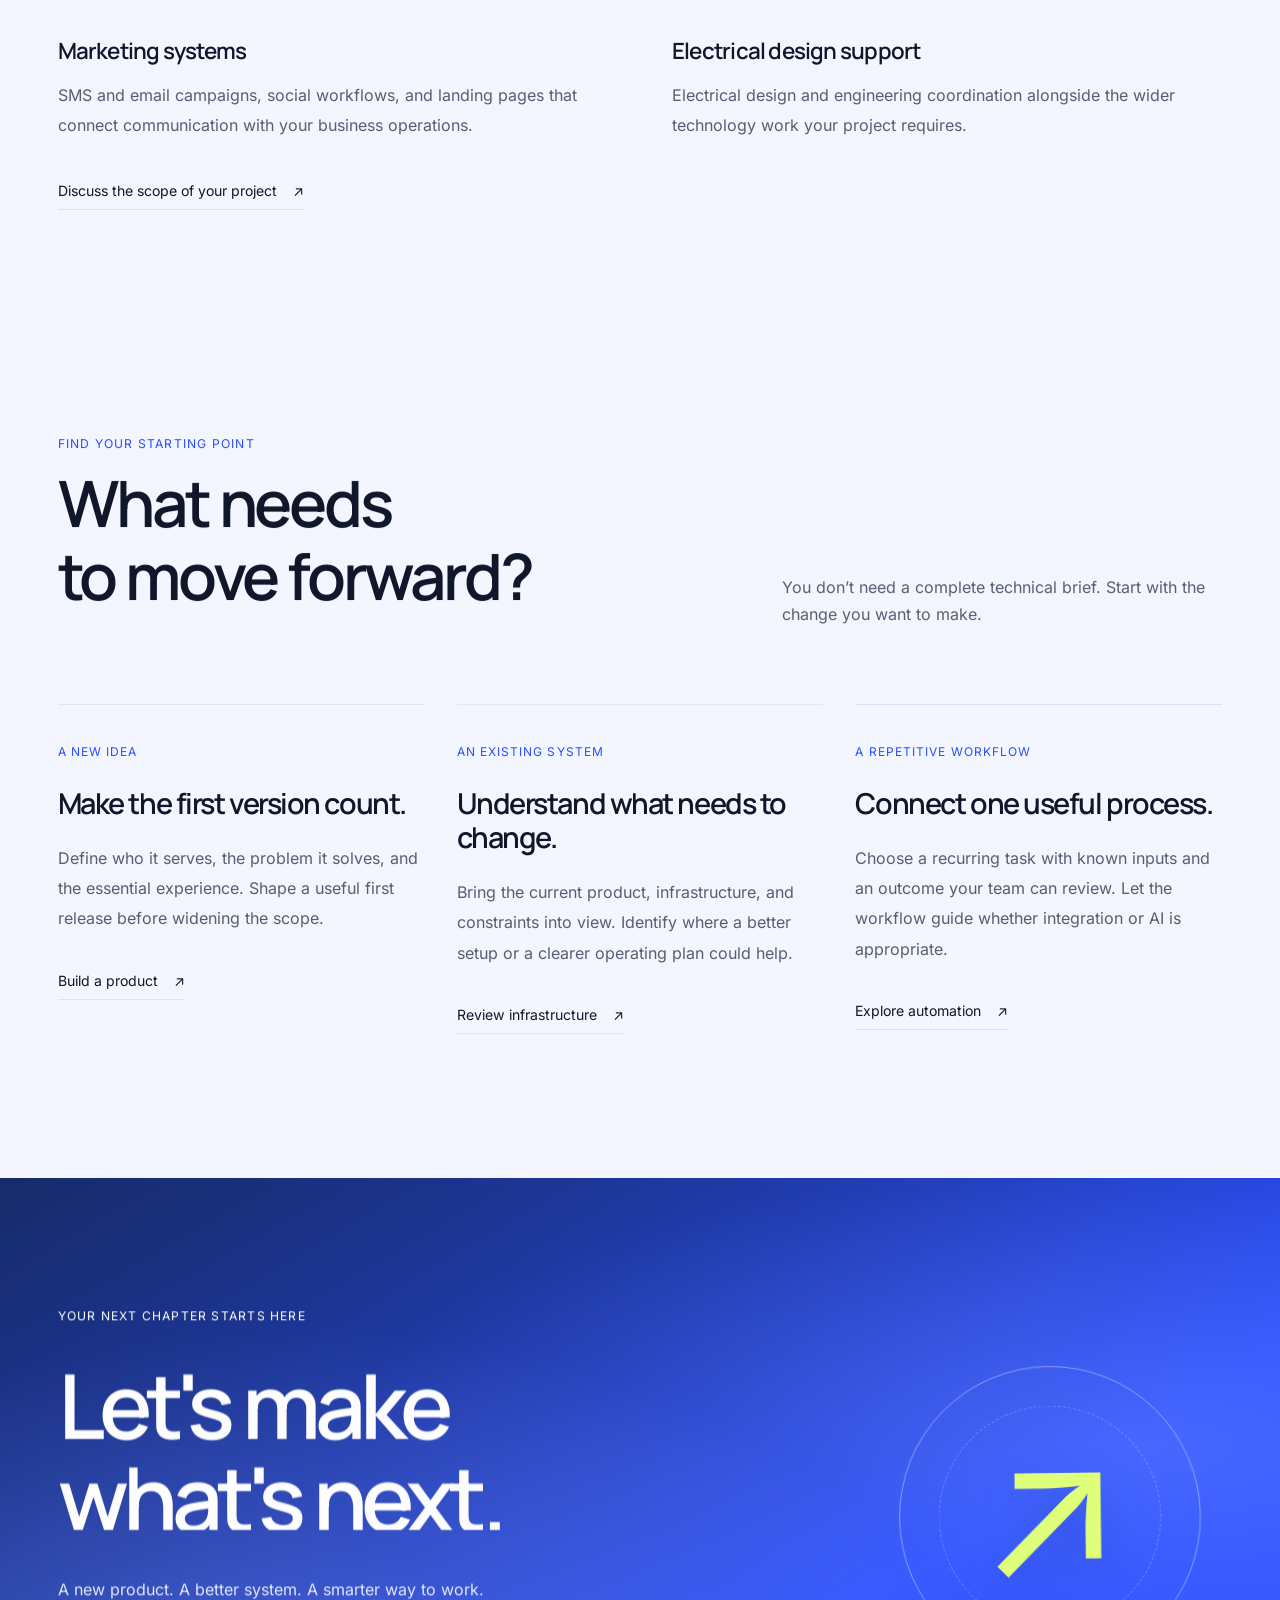
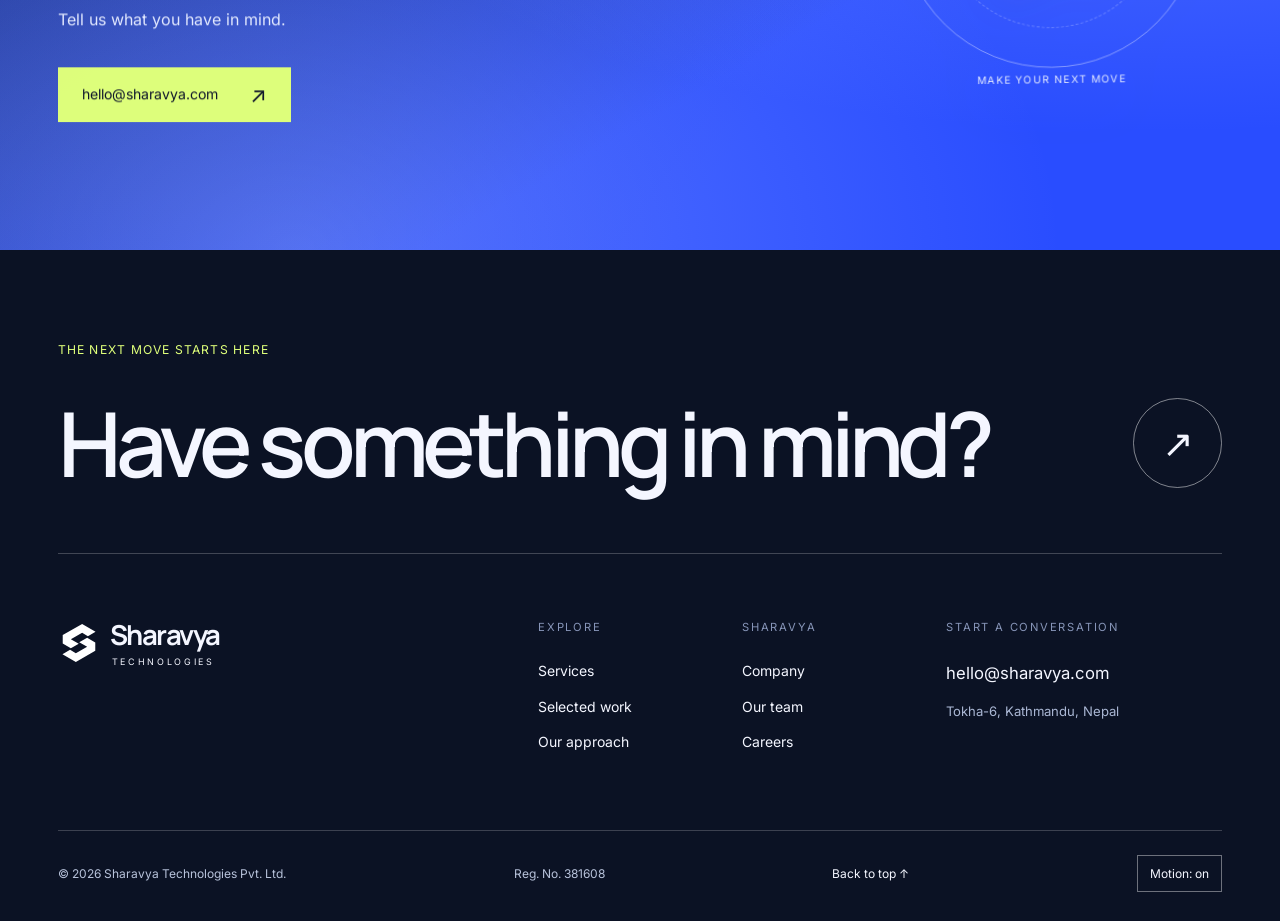
<file: services/index.html>
<!doctype html>
<html lang="en"><head><meta charset="utf-8"><meta name="viewport" content="width=device-width,initial-scale=1">
<title>Software, Cloud &amp; Automation Services | Sharavya</title><meta name="description" content="Explore software development, cloud and server consulting, and AI automation services from Sharavya Technologies in Kathmandu, Nepal."><meta name="robots" content="index, follow, max-image-preview:large">
<link rel="canonical" href="https://sharavya.com/services/"><meta name="theme-color" content="#294DFF">
<meta property="og:type" content="website"><meta property="og:site_name" content="Sharavya Technologies"><meta property="og:title" content="Software, Cloud &amp; Automation Services | Sharavya"><meta property="og:description" content="Explore software development, cloud and server consulting, and AI automation services from Sharavya Technologies in Kathmandu, Nepal."><meta property="og:url" content="https://sharavya.com/services/">
<meta name="twitter:card" content="summary"><meta name="twitter:title" content="Software, Cloud &amp; Automation Services | Sharavya"><meta name="twitter:description" content="Explore software development, cloud and server consulting, and AI automation services from Sharavya Technologies in Kathmandu, Nepal.">
<link rel="icon" href="/assets/parallax-cobalt.svg" type="image/svg+xml"><link rel="apple-touch-icon" href="/assets/social-logo.png"><link rel="preload" href="/assets/Manrope-SemiBold.ttf" as="font" type="font/ttf" crossorigin>
<script src="/transitions.js"></script><link rel="stylesheet" href="/styles.css"><script type="application/ld+json">{"@context": "https://schema.org", "@graph": [{"@type": "Organization", "@id": "https://sharavya.com/#organization", "name": "Sharavya Technologies", "legalName": "Sharavya Technologies Pvt. Ltd.", "url": "https://sharavya.com/", "logo": "https://sharavya.com/assets/social-logo.png", "email": "hello@sharavya.com", "address": {"@type": "PostalAddress", "streetAddress": "Tokha-6", "addressLocality": "Kathmandu", "addressCountry": "NP"}}, {"@type": "WebSite", "@id": "https://sharavya.com/#website", "url": "https://sharavya.com/", "name": "Sharavya Technologies", "publisher": {"@id": "https://sharavya.com/#organization"}}, {"@type": "CollectionPage", "@id": "https://sharavya.com/services/#webpage", "url": "https://sharavya.com/services/", "name": "Software, Cloud & Automation Services | Sharavya", "description": "Explore software development, cloud and server consulting, and AI automation services from Sharavya Technologies in Kathmandu, Nepal.", "isPartOf": {"@id": "https://sharavya.com/#website"}, "about": {"@id": "https://sharavya.com/#organization"}, "inLanguage": "en", "breadcrumb": {"@id": "https://sharavya.com/services/#breadcrumb"}}, {"@type": "BreadcrumbList", "@id": "https://sharavya.com/services/#breadcrumb", "itemListElement": [{"@type": "ListItem", "position": 1, "name": "Home", "item": "https://sharavya.com/"}, {"@type": "ListItem", "position": 2, "name": "Services", "item": "https://sharavya.com/services/"}]}]}</script></head>
<body class="inner-page"><a class="skip-link" href="#main">Skip to content</a><header class="site-header" id="top"><a class="wordmark" href="/" aria-label="Sharavya Technologies home"><img src="/assets/parallax-cobalt.svg" width="42" height="42" alt=""><span>Sharavya<small>TECHNOLOGIES</small></span></a><nav aria-label="Main navigation" id="main-nav"><a href="/services/" aria-current="page">Services</a><a href="/work/">Work</a><a href="/approach/">Approach</a><a href="/about/">Company</a><a href="/careers/">Careers</a><a href="/contact/" class="nav-cta">Let&#x27;s talk <span aria-hidden="true">↗</span></a></nav><button class="menu-toggle" aria-expanded="false" aria-controls="main-nav">Menu <span aria-hidden="true">+</span></button></header><main id="main"><section class="page-intro"><nav class="breadcrumb" aria-label="Breadcrumb"><ol><li><a href="/">Home</a></li><li><span aria-current="page">Services</span></li></ol></nav><p class="eyebrow">OUR EXPERTISE</p><h1>Technology, built<br><span>around your business.</span></h1><p class="page-lead">From the software your customers see to the infrastructure and workflows behind it, find the right starting point for your next project.</p></section><section class="section page-content"><h2 class="section-label">Our core services</h2><div class="service-card-grid"><a class="service-card" href="/services/software-development/"><div class="service-card-meta"><span>01 / BUILD</span><span aria-hidden="true">↗</span></div><h3>Software &amp; digital products</h3><p>Websites, apps, and custom software that turn your next move into something people can use.</p><span class="card-link">Explore software development</span></a><a class="service-card" href="/services/cloud-server-consulting/"><div class="service-card-meta"><span>02 / RUN</span><span aria-hidden="true">↗</span></div><h3>Cloud &amp; infrastructure</h3><p>Thoughtful architecture, managed servers, and a clear path from development to deployment.</p><span class="card-link">Explore cloud &amp; server consulting</span></a><a class="service-card" href="/services/ai-automation/"><div class="service-card-meta"><span>03 / CONNECT</span><span aria-hidden="true">↗</span></div><h3>AI &amp; business automation</h3><p>Make repetitive work simpler. Connect your tools and put practical AI to work where it makes sense.</p><span class="card-link">Explore ai &amp; business automation</span></a></div><div class="supporting-services"><p class="eyebrow">WHERE YOUR WORK CONNECTS</p><h2>Support beyond the core.</h2><div><article><h3>Marketing systems</h3><p>SMS and email campaigns, social workflows, and landing pages that connect communication with your business operations.</p></article><article><h3>Electrical design support</h3><p>Electrical design and engineering coordination alongside the wider technology work your project requires.</p></article></div><a class="text-link" href="/contact/">Discuss the scope of your project <span aria-hidden="true">↗</span></a></div></section><section class="section starting-points"><div class="section-heading"><p class="eyebrow">FIND YOUR STARTING POINT</p><h2>What needs<br>to move forward?</h2><p>You don’t need a complete technical brief. Start with the change you want to make.</p></div><div class="starting-grid"><article><span class="chapter-number">A NEW IDEA</span><h3>Make the first version count.</h3><p>Define who it serves, the problem it solves, and the essential experience. Shape a useful first release before widening the scope.</p><a class="text-link" href="/services/software-development/">Build a product <span aria-hidden="true">↗</span></a></article><article><span class="chapter-number">AN EXISTING SYSTEM</span><h3>Understand what needs to change.</h3><p>Bring the current product, infrastructure, and constraints into view. Identify where a better setup or a clearer operating plan could help.</p><a class="text-link" href="/services/cloud-server-consulting/">Review infrastructure <span aria-hidden="true">↗</span></a></article><article><span class="chapter-number">A REPETITIVE WORKFLOW</span><h3>Connect one useful process.</h3><p>Choose a recurring task with known inputs and an outcome your team can review. Let the workflow guide whether integration or AI is appropriate.</p><a class="text-link" href="/services/ai-automation/">Explore automation <span aria-hidden="true">↗</span></a></article></div></section><section class="contact" id="contact" aria-labelledby="contact-title"><div class="contact-copy"><p class="eyebrow">YOUR NEXT CHAPTER STARTS HERE</p><h2 id="contact-title">Let's make<br>what's next.</h2><p>A new product. A better system. A smarter way to work.<br>Tell us what you have in mind.</p><a class="button button-acid" href="mailto:hello@sharavya.com">hello@sharavya.com <span aria-hidden="true">↗</span></a></div><div class="contact-art" aria-hidden="true"><span class="contact-ring"></span><span class="contact-arrow">↗</span><span class="contact-art-label">MAKE YOUR NEXT MOVE</span></div></section></main><footer class="site-footer"><div class="footer-intro"><p class="eyebrow">THE NEXT MOVE STARTS HERE</p><a class="footer-headline" href="/contact/">Have something in mind?<span aria-hidden="true">↗</span></a></div><div class="footer-main"><a class="wordmark" href="/" aria-label="Sharavya Technologies home"><img src="/assets/parallax-cobalt.svg" width="42" height="42" alt=""><span>Sharavya<small>TECHNOLOGIES</small></span></a><div class="footer-links"><span>Explore</span><a href="/services/">Services</a><a href="/work/">Selected work</a><a href="/approach/">Our approach</a></div><div class="footer-links"><span>Sharavya</span><a href="/about/">Company</a><a href="/about/#people">Our team</a><a href="/careers/">Careers</a></div><address><span>Start a conversation</span><a href="mailto:hello@sharavya.com">hello@sharavya.com</a><small>Tokha-6, Kathmandu, Nepal</small></address></div><div class="footer-bottom"><span>© <span id="year">2026</span> Sharavya Technologies Pvt. Ltd.</span><span>Reg. No. 381608</span><a href="#top">Back to top <span aria-hidden="true">↑</span></a></div></footer><script src="/script.js" defer></script><script src="/assets/vendor/gsap.min.js" defer></script><script src="/assets/vendor/ScrollTrigger.min.js" defer></script><script src="/motion.js" defer></script></body></html>
</file>
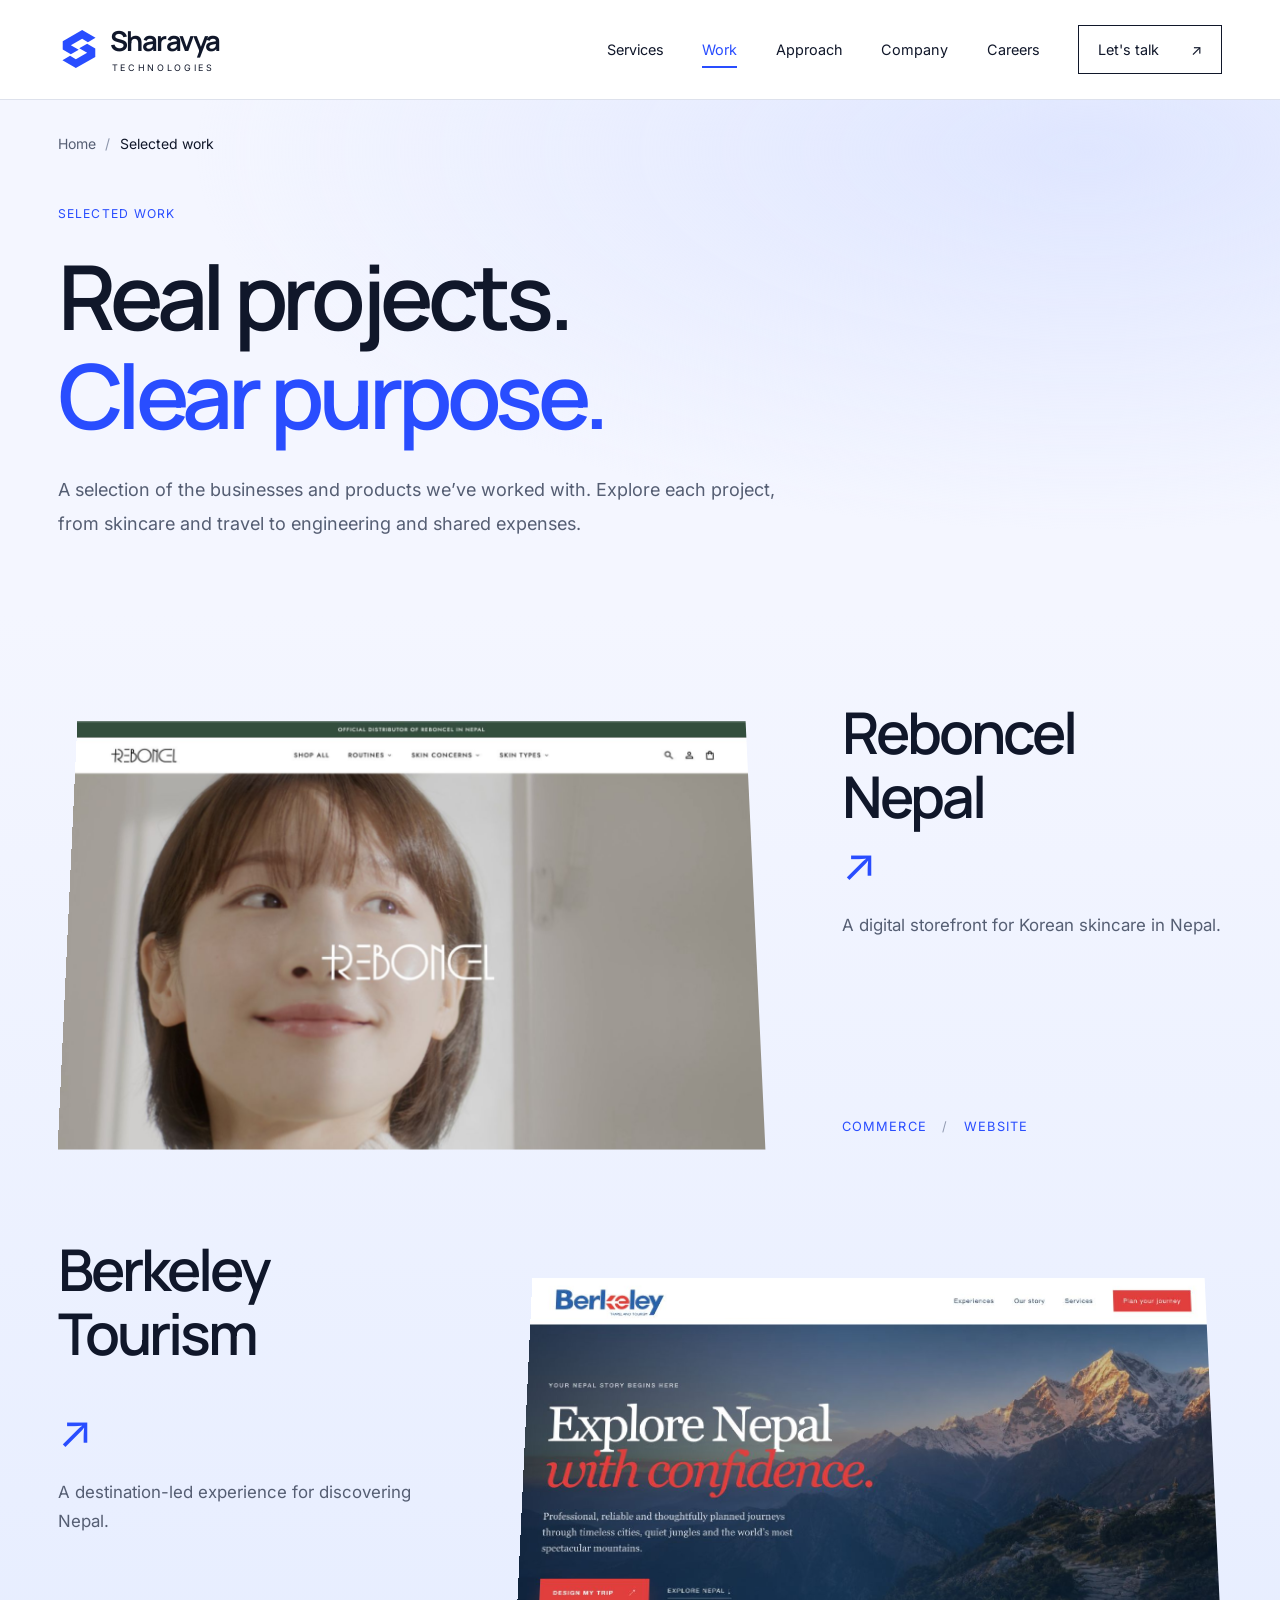
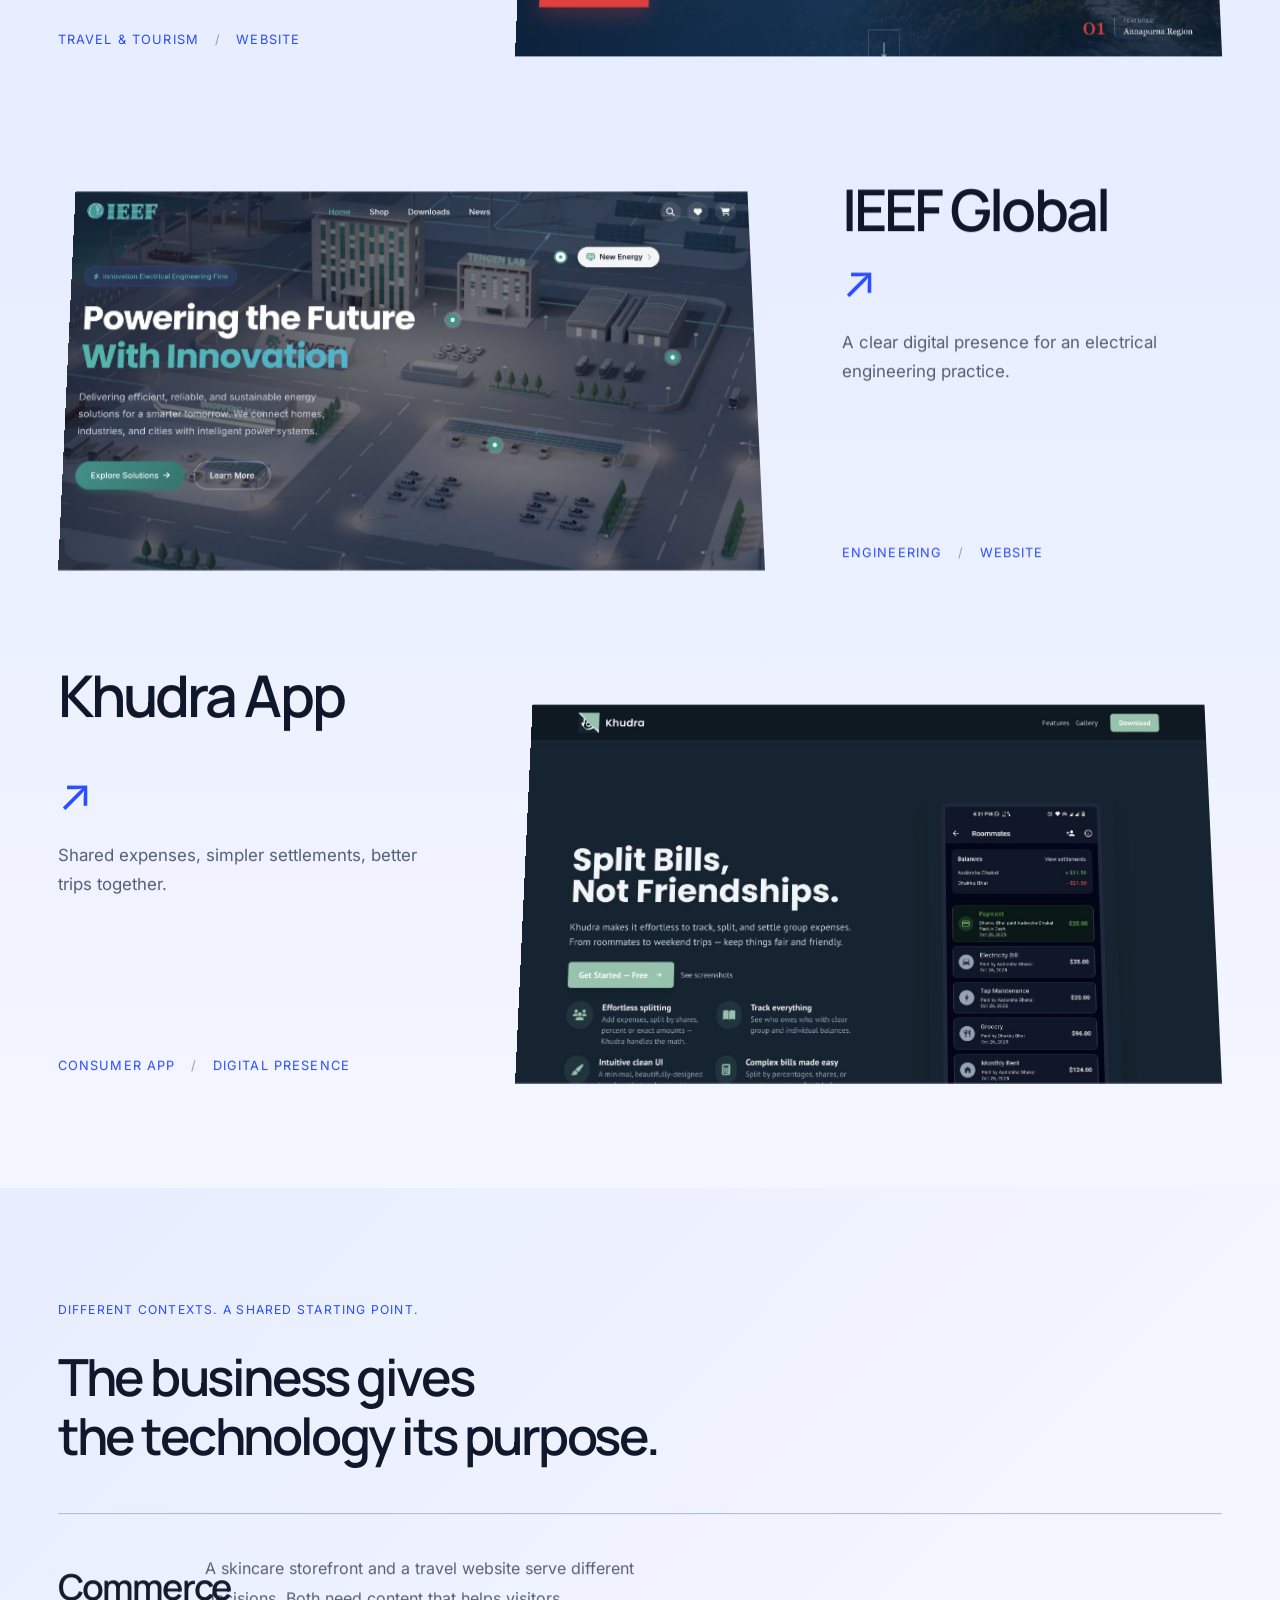
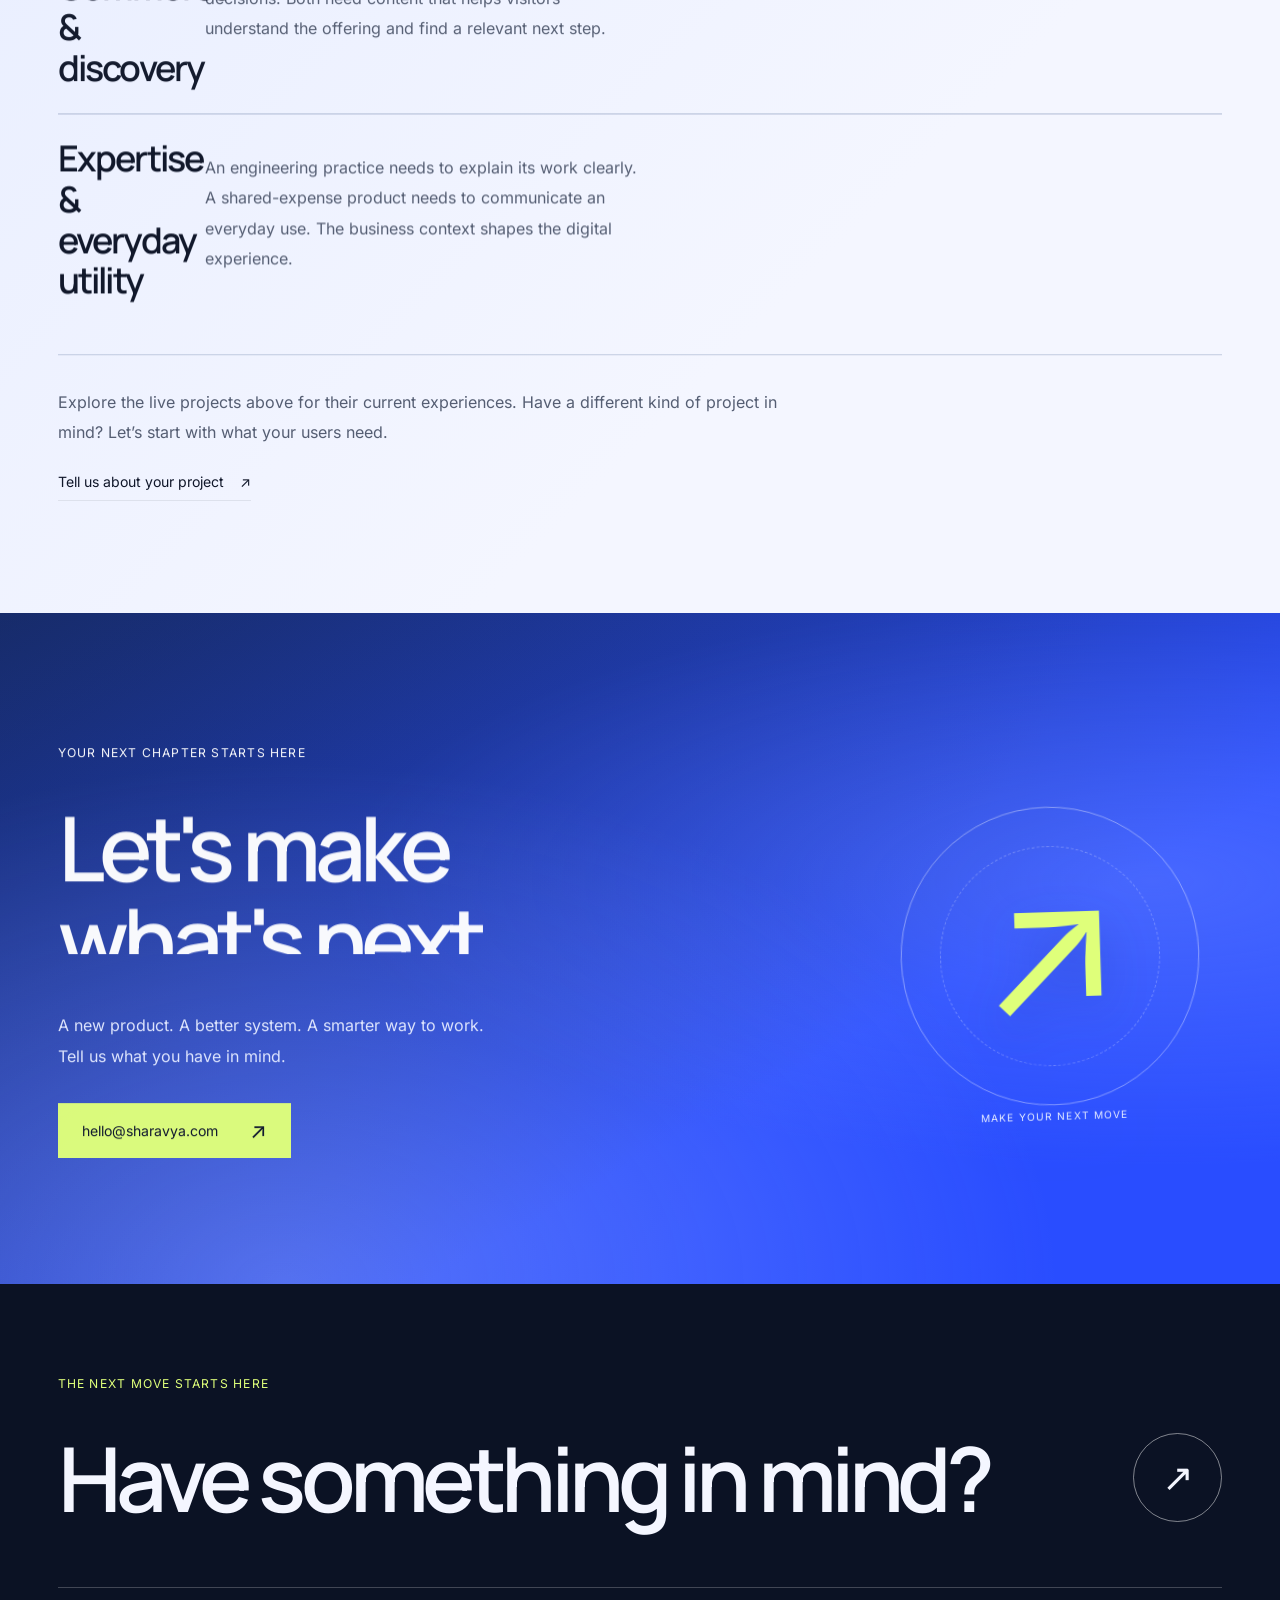
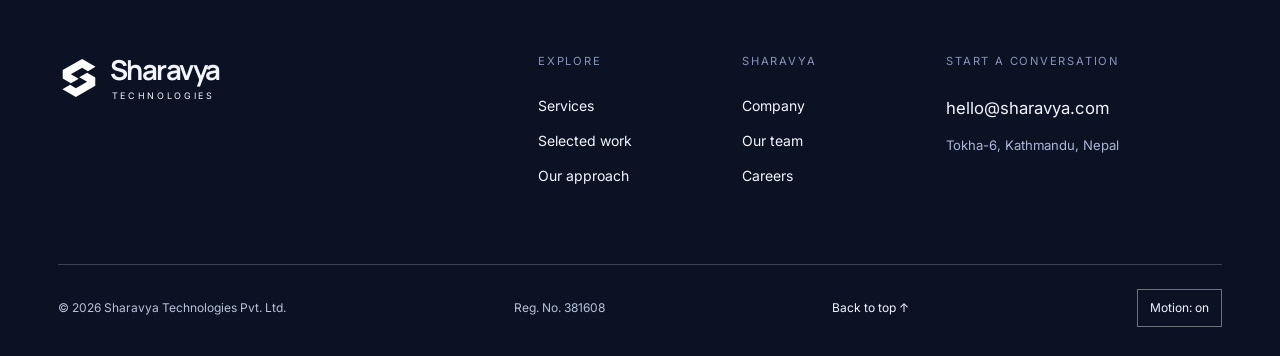
<file: work/index.html>
<!doctype html>
<html lang="en"><head><meta charset="utf-8"><meta name="viewport" content="width=device-width,initial-scale=1">
<title>Selected Website &amp; Application Work | Sharavya</title><meta name="description" content="Explore selected Sharavya projects for commerce, tourism, engineering and shared expenses, including Reboncel, Berkeley Tourism, IEEF Global and Khudra."><meta name="robots" content="index, follow, max-image-preview:large">
<link rel="canonical" href="https://sharavya.com/work/"><meta name="theme-color" content="#294DFF">
<meta property="og:type" content="website"><meta property="og:site_name" content="Sharavya Technologies"><meta property="og:title" content="Selected Website &amp; Application Work | Sharavya"><meta property="og:description" content="Explore selected Sharavya projects for commerce, tourism, engineering and shared expenses, including Reboncel, Berkeley Tourism, IEEF Global and Khudra."><meta property="og:url" content="https://sharavya.com/work/">
<meta name="twitter:card" content="summary"><meta name="twitter:title" content="Selected Website &amp; Application Work | Sharavya"><meta name="twitter:description" content="Explore selected Sharavya projects for commerce, tourism, engineering and shared expenses, including Reboncel, Berkeley Tourism, IEEF Global and Khudra.">
<link rel="icon" href="/assets/parallax-cobalt.svg" type="image/svg+xml"><link rel="apple-touch-icon" href="/assets/social-logo.png"><link rel="preload" href="/assets/Manrope-SemiBold.ttf" as="font" type="font/ttf" crossorigin>
<script src="/transitions.js"></script><link rel="stylesheet" href="/styles.css"><script type="application/ld+json">{"@context": "https://schema.org", "@graph": [{"@type": "Organization", "@id": "https://sharavya.com/#organization", "name": "Sharavya Technologies", "legalName": "Sharavya Technologies Pvt. Ltd.", "url": "https://sharavya.com/", "logo": "https://sharavya.com/assets/social-logo.png", "email": "hello@sharavya.com", "address": {"@type": "PostalAddress", "streetAddress": "Tokha-6", "addressLocality": "Kathmandu", "addressCountry": "NP"}}, {"@type": "WebSite", "@id": "https://sharavya.com/#website", "url": "https://sharavya.com/", "name": "Sharavya Technologies", "publisher": {"@id": "https://sharavya.com/#organization"}}, {"@type": "CollectionPage", "@id": "https://sharavya.com/work/#webpage", "url": "https://sharavya.com/work/", "name": "Selected Website & Application Work | Sharavya", "description": "Explore selected Sharavya projects for commerce, tourism, engineering and shared expenses, including Reboncel, Berkeley Tourism, IEEF Global and Khudra.", "isPartOf": {"@id": "https://sharavya.com/#website"}, "about": {"@id": "https://sharavya.com/#organization"}, "inLanguage": "en", "breadcrumb": {"@id": "https://sharavya.com/work/#breadcrumb"}}, {"@type": "BreadcrumbList", "@id": "https://sharavya.com/work/#breadcrumb", "itemListElement": [{"@type": "ListItem", "position": 1, "name": "Home", "item": "https://sharavya.com/"}, {"@type": "ListItem", "position": 2, "name": "Selected work", "item": "https://sharavya.com/work/"}]}]}</script></head>
<body class="inner-page"><a class="skip-link" href="#main">Skip to content</a><header class="site-header" id="top"><a class="wordmark" href="/" aria-label="Sharavya Technologies home"><img src="/assets/parallax-cobalt.svg" width="42" height="42" alt=""><span>Sharavya<small>TECHNOLOGIES</small></span></a><nav aria-label="Main navigation" id="main-nav"><a href="/services/">Services</a><a href="/work/" aria-current="page">Work</a><a href="/approach/">Approach</a><a href="/about/">Company</a><a href="/careers/">Careers</a><a href="/contact/" class="nav-cta">Let&#x27;s talk <span aria-hidden="true">↗</span></a></nav><button class="menu-toggle" aria-expanded="false" aria-controls="main-nav">Menu <span aria-hidden="true">+</span></button></header><main id="main"><section class="page-intro"><nav class="breadcrumb" aria-label="Breadcrumb"><ol><li><a href="/">Home</a></li><li><span aria-current="page">Selected work</span></li></ol></nav><p class="eyebrow">SELECTED WORK</p><h1>Real projects.<br><span>Clear purpose.</span></h1><p class="page-lead">A selection of the businesses and products we’ve worked with. Explore each project, from skincare and travel to engineering and shared expenses.</p></section><section class="section work-section page-content"><h2 class="visually-hidden">Project portfolio</h2><div class="project-grid"><a class="project" id="reboncel" href="https://reboncelnepal.com/" target="_blank" rel="noopener noreferrer" aria-label="Visit Reboncel Nepal project (opens in a new tab)"><div class="project-visual project-reboncel"><div class="browser-bar" aria-hidden="true"><i></i><i></i><i></i><span>reboncelnepal.com</span></div><img src="/assets/reboncel-screenshot.jpg" alt="Complete preview of the Reboncel Nepal skincare storefront" width="1440" height="920" loading="lazy" decoding="async"></div><div class="project-heading"><h3>Reboncel Nepal</h3><span class="project-open" aria-hidden="true">↗</span></div><p>A digital storefront for Korean skincare in Nepal.</p><div class="project-category">COMMERCE <span>/</span> WEBSITE</div></a><a class="project" id="berkeley" href="https://berkeleytourism.com/" target="_blank" rel="noopener noreferrer" aria-label="Visit Berkeley Tourism project (opens in a new tab)"><div class="project-visual project-berkeley"><div class="browser-bar" aria-hidden="true"><i></i><i></i><i></i><span>berkeleytourism.com</span></div><img src="/assets/berkeley-screenshot.jpg" alt="Complete preview of the Berkeley Tourism website featuring Nepal travel destinations" width="1280" height="720" loading="lazy" decoding="async"></div><div class="project-heading"><h3>Berkeley Tourism</h3><span class="project-open" aria-hidden="true">↗</span></div><p>A destination-led experience for discovering Nepal.</p><div class="project-category">TRAVEL & TOURISM <span>/</span> WEBSITE</div></a><a class="project" id="ieef" href="https://ieefglobal.com/" target="_blank" rel="noopener noreferrer" aria-label="Visit IEEF Global project (opens in a new tab)"><div class="project-visual project-ieef"><div class="browser-bar" aria-hidden="true"><i></i><i></i><i></i><span>ieefglobal.com</span></div><img src="/assets/ieef-screenshot.jpg" alt="Complete preview of the Innovation Electrical Engineering Firm website" width="1280" height="720" loading="lazy" decoding="async"></div><div class="project-heading"><h3>IEEF Global</h3><span class="project-open" aria-hidden="true">↗</span></div><p>A clear digital presence for an electrical engineering practice.</p><div class="project-category">ENGINEERING <span>/</span> WEBSITE</div></a><a class="project" id="khudra" href="https://khudraapp.com/" target="_blank" rel="noopener noreferrer" aria-label="Visit Khudra App project (opens in a new tab)"><div class="project-visual project-khudra"><div class="browser-bar" aria-hidden="true"><i></i><i></i><i></i><span>khudraapp.com</span></div><img src="/assets/khudra-screenshot.jpg" alt="Complete preview of the Khudra shared-expense and bill-splitting app website" width="1280" height="720" loading="lazy" decoding="async"></div><div class="project-heading"><h3>Khudra App</h3><span class="project-open" aria-hidden="true">↗</span></div><p>Shared expenses, simpler settlements, better trips together.</p><div class="project-category">CONSUMER APP <span>/</span> DIGITAL PRESENCE</div></a></div></section><section class="section work-context"><p class="eyebrow">DIFFERENT CONTEXTS. A SHARED STARTING POINT.</p><h2>The business gives<br>the technology its purpose.</h2><div class="capability-grid"><article><h3>Commerce & discovery</h3><p>A skincare storefront and a travel website serve different decisions. Both need content that helps visitors understand the offering and find a relevant next step.</p></article><article><h3>Expertise & everyday utility</h3><p>An engineering practice needs to explain its work clearly. A shared-expense product needs to communicate an everyday use. The business context shapes the digital experience.</p></article></div><p class="work-context-note">Explore the live projects above for their current experiences. Have a different kind of project in mind? Let’s start with what your users need.</p><a class="text-link" href="/contact/">Tell us about your project <span aria-hidden="true">↗</span></a></section><section class="contact" id="contact" aria-labelledby="contact-title"><div class="contact-copy"><p class="eyebrow">YOUR NEXT CHAPTER STARTS HERE</p><h2 id="contact-title">Let's make<br>what's next.</h2><p>A new product. A better system. A smarter way to work.<br>Tell us what you have in mind.</p><a class="button button-acid" href="mailto:hello@sharavya.com">hello@sharavya.com <span aria-hidden="true">↗</span></a></div><div class="contact-art" aria-hidden="true"><span class="contact-ring"></span><span class="contact-arrow">↗</span><span class="contact-art-label">MAKE YOUR NEXT MOVE</span></div></section></main><footer class="site-footer"><div class="footer-intro"><p class="eyebrow">THE NEXT MOVE STARTS HERE</p><a class="footer-headline" href="/contact/">Have something in mind?<span aria-hidden="true">↗</span></a></div><div class="footer-main"><a class="wordmark" href="/" aria-label="Sharavya Technologies home"><img src="/assets/parallax-cobalt.svg" width="42" height="42" alt=""><span>Sharavya<small>TECHNOLOGIES</small></span></a><div class="footer-links"><span>Explore</span><a href="/services/">Services</a><a href="/work/">Selected work</a><a href="/approach/">Our approach</a></div><div class="footer-links"><span>Sharavya</span><a href="/about/">Company</a><a href="/about/#people">Our team</a><a href="/careers/">Careers</a></div><address><span>Start a conversation</span><a href="mailto:hello@sharavya.com">hello@sharavya.com</a><small>Tokha-6, Kathmandu, Nepal</small></address></div><div class="footer-bottom"><span>© <span id="year">2026</span> Sharavya Technologies Pvt. Ltd.</span><span>Reg. No. 381608</span><a href="#top">Back to top <span aria-hidden="true">↑</span></a></div></footer><script src="/script.js" defer></script><script src="/assets/vendor/gsap.min.js" defer></script><script src="/assets/vendor/ScrollTrigger.min.js" defer></script><script src="/motion.js" defer></script></body></html>
</file>
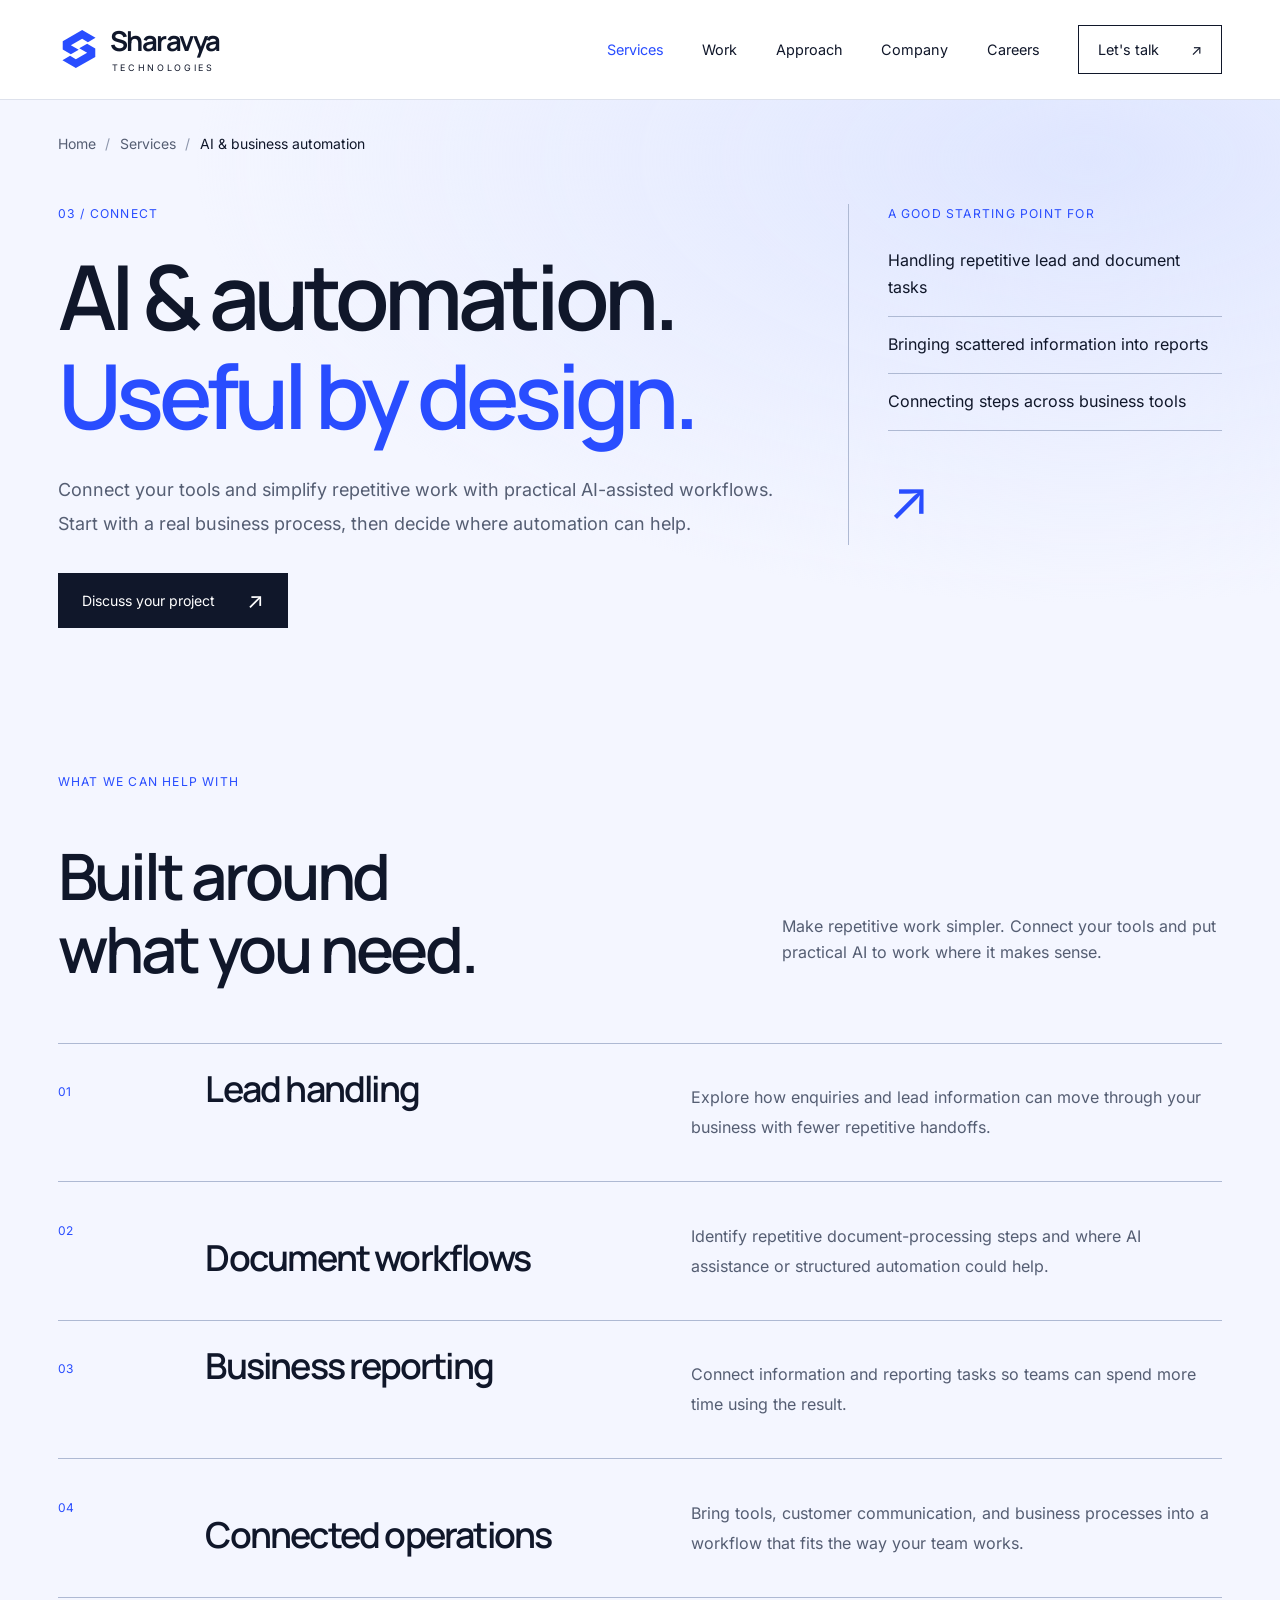
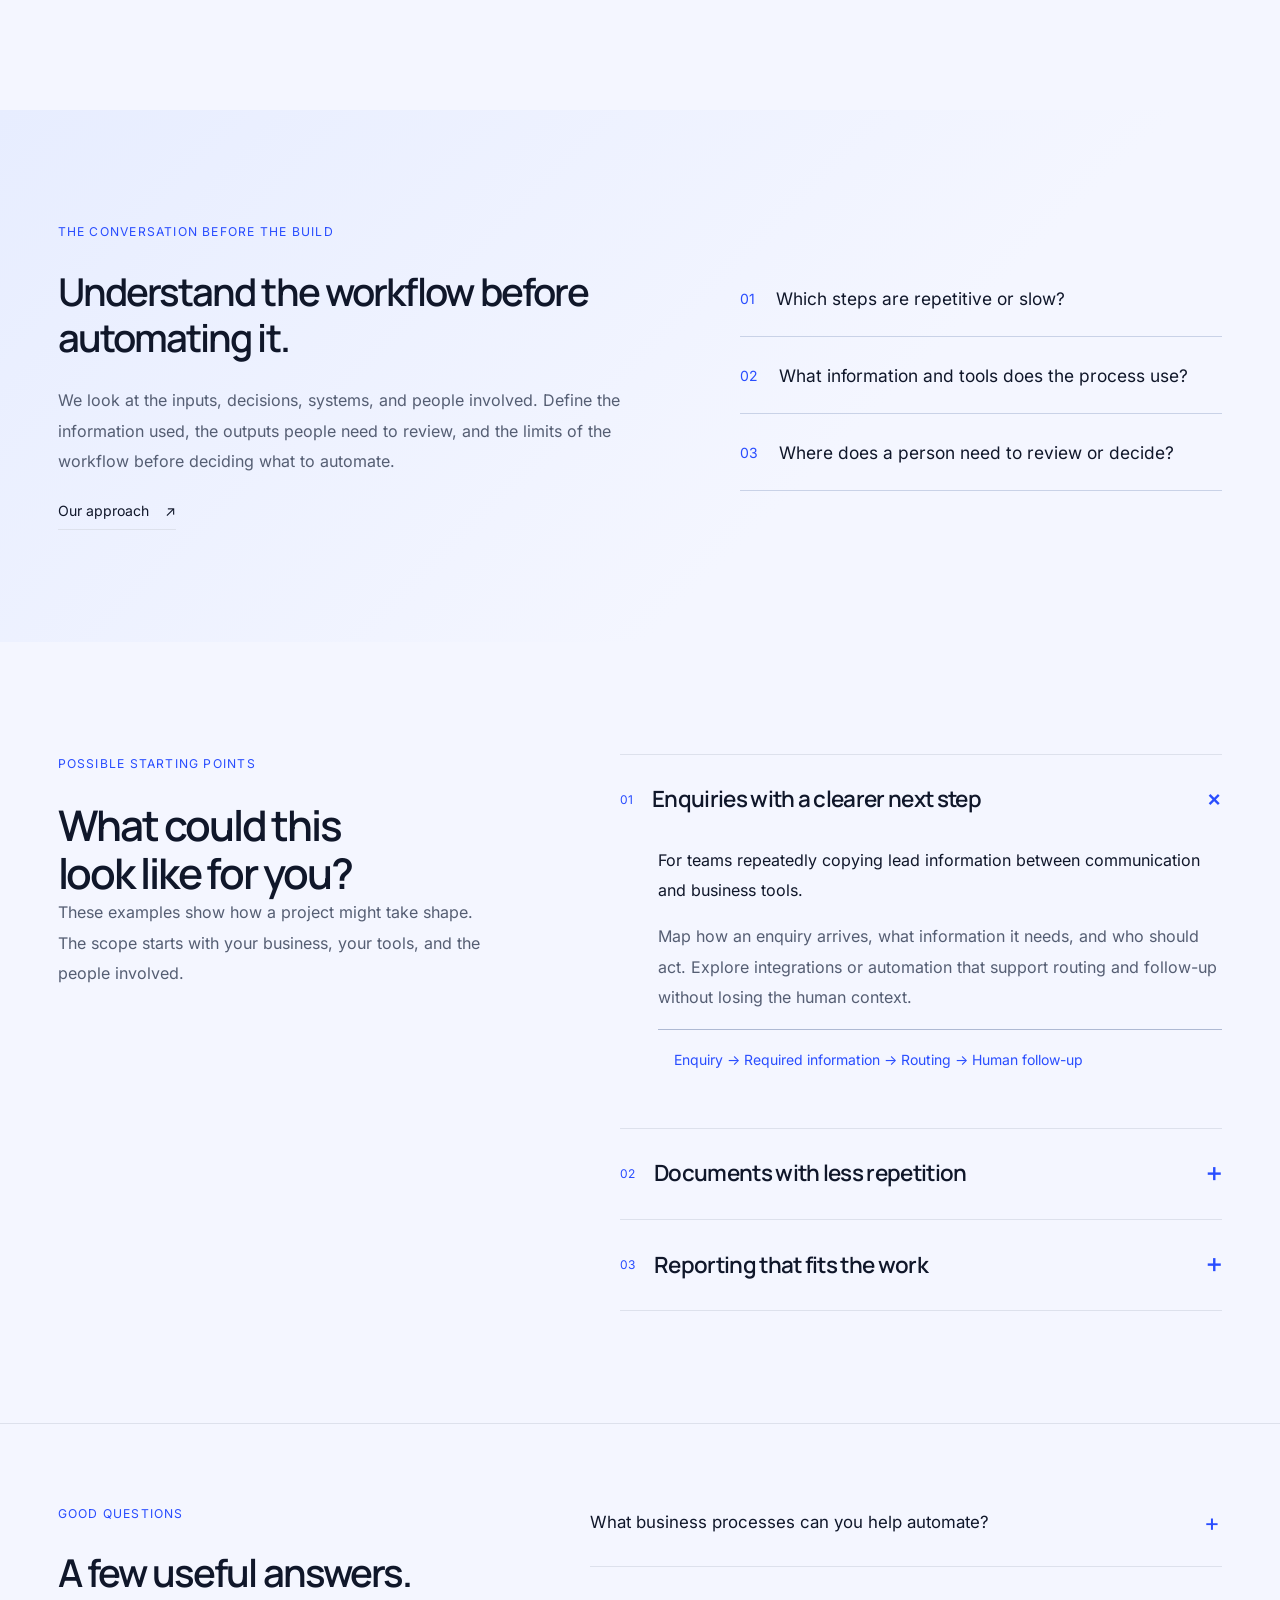
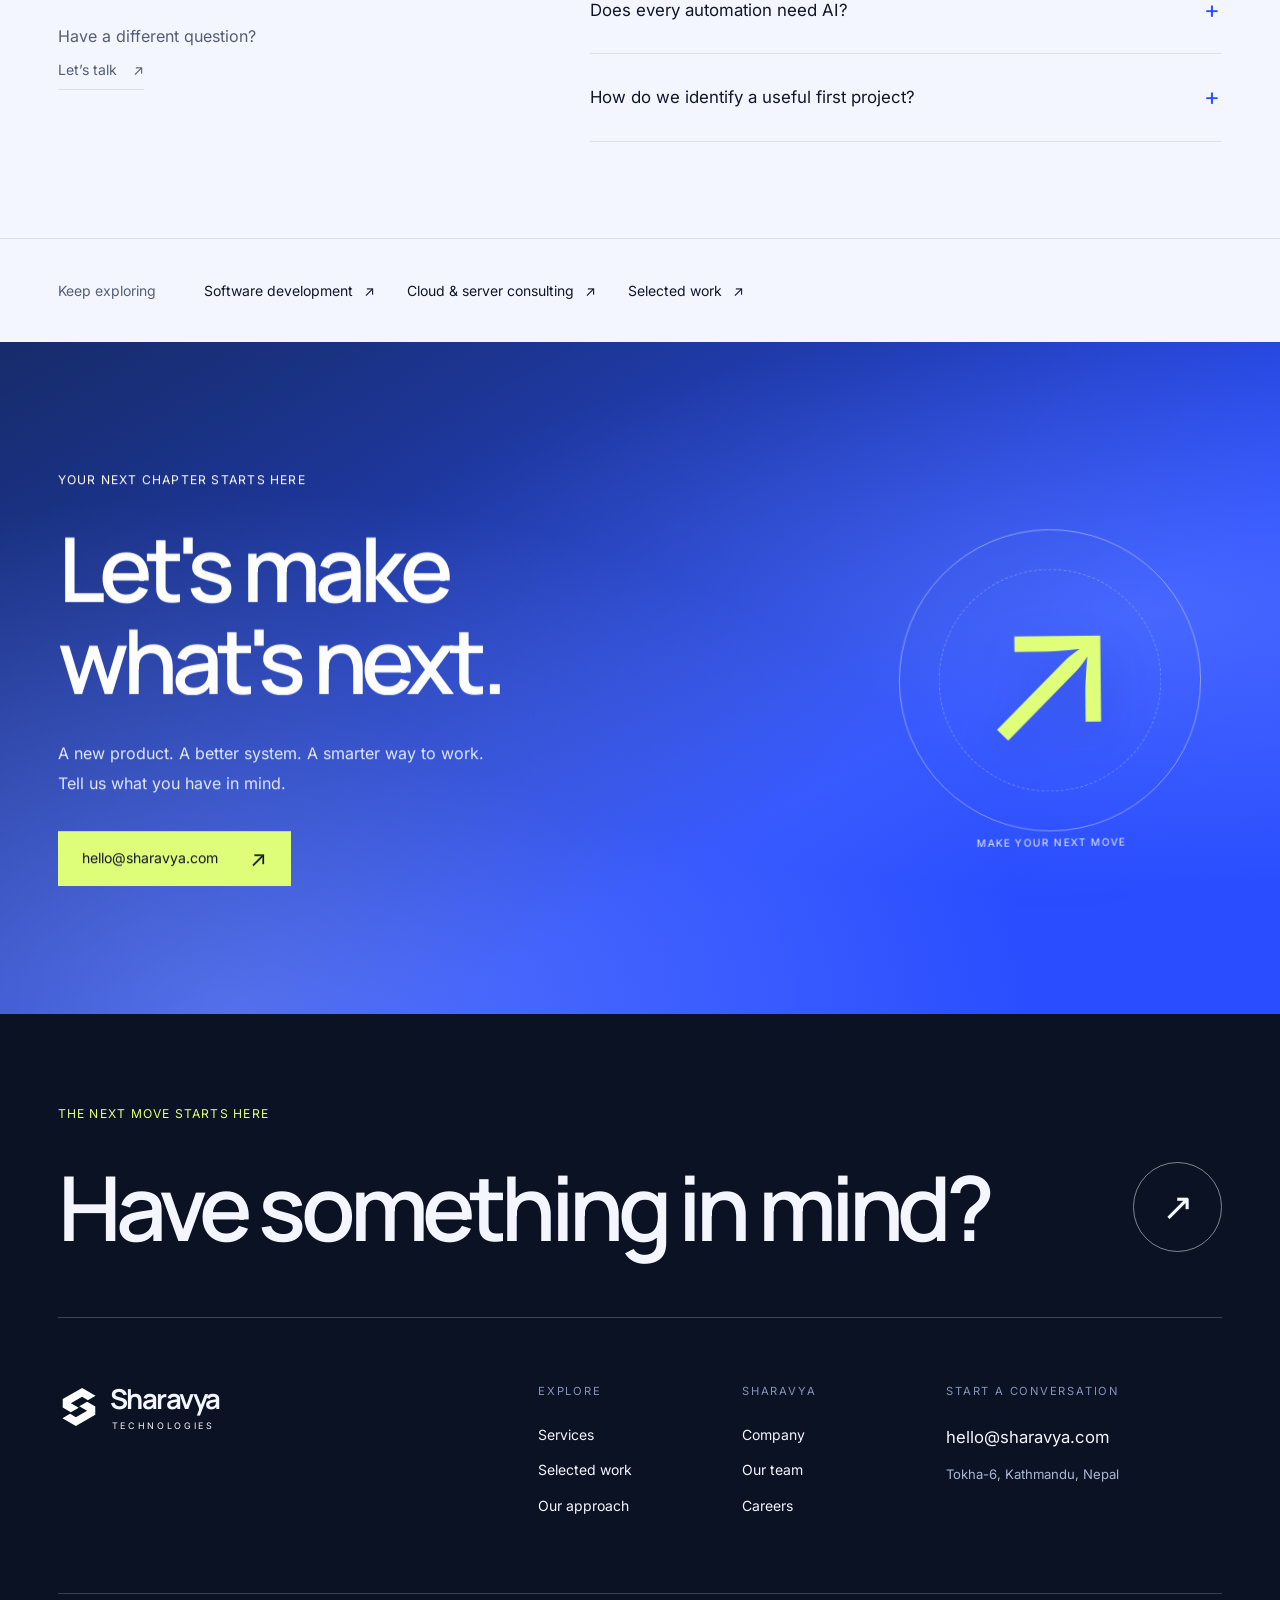
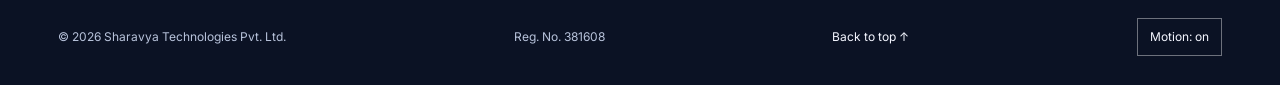
<file: services/ai-automation/index.html>
<!doctype html>
<html lang="en"><head><meta charset="utf-8"><meta name="viewport" content="width=device-width,initial-scale=1">
<title>AI &amp; Business Automation in Nepal | Sharavya Technologies</title><meta name="description" content="Explore practical AI workflows for lead handling, document processing, reporting and connected business operations with Sharavya Technologies in Nepal."><meta name="robots" content="index, follow, max-image-preview:large">
<link rel="canonical" href="https://sharavya.com/services/ai-automation/"><meta name="theme-color" content="#294DFF">
<meta property="og:type" content="website"><meta property="og:site_name" content="Sharavya Technologies"><meta property="og:title" content="AI &amp; Business Automation in Nepal | Sharavya Technologies"><meta property="og:description" content="Explore practical AI workflows for lead handling, document processing, reporting and connected business operations with Sharavya Technologies in Nepal."><meta property="og:url" content="https://sharavya.com/services/ai-automation/">
<meta name="twitter:card" content="summary"><meta name="twitter:title" content="AI &amp; Business Automation in Nepal | Sharavya Technologies"><meta name="twitter:description" content="Explore practical AI workflows for lead handling, document processing, reporting and connected business operations with Sharavya Technologies in Nepal.">
<link rel="icon" href="/assets/parallax-cobalt.svg" type="image/svg+xml"><link rel="apple-touch-icon" href="/assets/social-logo.png"><link rel="preload" href="/assets/Manrope-SemiBold.ttf" as="font" type="font/ttf" crossorigin>
<script src="/transitions.js"></script><link rel="stylesheet" href="/styles.css"><script type="application/ld+json">{"@context": "https://schema.org", "@graph": [{"@type": "Organization", "@id": "https://sharavya.com/#organization", "name": "Sharavya Technologies", "legalName": "Sharavya Technologies Pvt. Ltd.", "url": "https://sharavya.com/", "logo": "https://sharavya.com/assets/social-logo.png", "email": "hello@sharavya.com", "address": {"@type": "PostalAddress", "streetAddress": "Tokha-6", "addressLocality": "Kathmandu", "addressCountry": "NP"}}, {"@type": "WebSite", "@id": "https://sharavya.com/#website", "url": "https://sharavya.com/", "name": "Sharavya Technologies", "publisher": {"@id": "https://sharavya.com/#organization"}}, {"@type": "WebPage", "@id": "https://sharavya.com/services/ai-automation/#webpage", "url": "https://sharavya.com/services/ai-automation/", "name": "AI & Business Automation in Nepal | Sharavya Technologies", "description": "Explore practical AI workflows for lead handling, document processing, reporting and connected business operations with Sharavya Technologies in Nepal.", "isPartOf": {"@id": "https://sharavya.com/#website"}, "about": {"@id": "https://sharavya.com/#organization"}, "inLanguage": "en", "breadcrumb": {"@id": "https://sharavya.com/services/ai-automation/#breadcrumb"}}, {"@type": "BreadcrumbList", "@id": "https://sharavya.com/services/ai-automation/#breadcrumb", "itemListElement": [{"@type": "ListItem", "position": 1, "name": "Home", "item": "https://sharavya.com/"}, {"@type": "ListItem", "position": 2, "name": "Services", "item": "https://sharavya.com/services/"}, {"@type": "ListItem", "position": 3, "name": "AI & business automation", "item": "https://sharavya.com/services/ai-automation/"}]}, {"@type": "Service", "@id": "https://sharavya.com/services/ai-automation/#service", "name": "AI & business automation", "serviceType": "AI-assisted workflows and business process automation", "description": "Explore practical AI workflows for lead handling, document processing, reporting and connected business operations with Sharavya Technologies in Nepal.", "url": "https://sharavya.com/services/ai-automation/", "provider": {"@id": "https://sharavya.com/#organization"}, "areaServed": {"@type": "Country", "name": "Nepal"}}]}</script></head>
<body class="inner-page"><a class="skip-link" href="#main">Skip to content</a><header class="site-header" id="top"><a class="wordmark" href="/" aria-label="Sharavya Technologies home"><img src="/assets/parallax-cobalt.svg" width="42" height="42" alt=""><span>Sharavya<small>TECHNOLOGIES</small></span></a><nav aria-label="Main navigation" id="main-nav"><a href="/services/" class="nav-section-current">Services</a><a href="/work/">Work</a><a href="/approach/">Approach</a><a href="/about/">Company</a><a href="/careers/">Careers</a><a href="/contact/" class="nav-cta">Let&#x27;s talk <span aria-hidden="true">↗</span></a></nav><button class="menu-toggle" aria-expanded="false" aria-controls="main-nav">Menu <span aria-hidden="true">+</span></button></header><main id="main"><section class="service-page-hero"><nav class="breadcrumb" aria-label="Breadcrumb"><ol><li><a href="/">Home</a></li><li><a href="/services/">Services</a></li><li><span aria-current="page">AI &amp; business automation</span></li></ol></nav><div><p class="eyebrow">03 / CONNECT</p><h1>AI & automation.<br><span>Useful by design.</span></h1><p class="page-lead">Connect your tools and simplify repetitive work with practical AI-assisted workflows. Start with a real business process, then decide where automation can help.</p><a class="button button-dark" href="/contact/">Discuss your project <span aria-hidden="true">↗</span></a></div><aside class="good-fit"><p class="eyebrow">A GOOD STARTING POINT FOR</p><ul><li>Handling repetitive lead and document tasks</li><li>Bringing scattered information into reports</li><li>Connecting steps across business tools</li></ul><span class="fit-arrow" aria-hidden="true">↗</span></aside></section><section class="section page-content"><div class="section-heading"><p class="eyebrow">WHAT WE CAN HELP WITH</p><h2>Built around<br>what you need.</h2><p>Make repetitive work simpler. Connect your tools and put practical AI to work where it makes sense.</p></div><div class="capability-grid"><article><span class="capability-number">01</span><h3>Lead handling</h3><p>Explore how enquiries and lead information can move through your business with fewer repetitive handoffs.</p></article><article><span class="capability-number">02</span><h3>Document workflows</h3><p>Identify repetitive document-processing steps and where AI assistance or structured automation could help.</p></article><article><span class="capability-number">03</span><h3>Business reporting</h3><p>Connect information and reporting tasks so teams can spend more time using the result.</p></article><article><span class="capability-number">04</span><h3>Connected operations</h3><p>Bring tools, customer communication, and business processes into a workflow that fits the way your team works.</p></article></div></section><section class="section planning-section"><div><p class="eyebrow">THE CONVERSATION BEFORE THE BUILD</p><h2>Understand the workflow before automating it.</h2><p>We look at the inputs, decisions, systems, and people involved. Define the information used, the outputs people need to review, and the limits of the workflow before deciding what to automate.</p><a class="text-link" href="/approach/">Our approach <span aria-hidden="true">↗</span></a></div><ol><li>Which steps are repetitive or slow?</li><li>What information and tools does the process use?</li><li>Where does a person need to review or decide?</li></ol></section><section class="section scenario-section"><div class="scenario-heading"><p class="eyebrow">POSSIBLE STARTING POINTS</p><h2>What could this<br>look like for you?</h2><p>These examples show how a project might take shape. The scope starts with your business, your tools, and the people involved.</p></div><div class="scenario-list"><details class="scenario" open><summary><span class="scenario-number">01</span><span>Enquiries with a clearer next step</span><span class="scenario-plus" aria-hidden="true">+</span></summary><div class="scenario-body"><p class="scenario-who">For teams repeatedly copying lead information between communication and business tools.</p><p>Map how an enquiry arrives, what information it needs, and who should act. Explore integrations or automation that support routing and follow-up without losing the human context.</p><p class="scenario-flow">Enquiry → Required information → Routing → Human follow-up</p></div></details><details class="scenario"><summary><span class="scenario-number">02</span><span>Documents with less repetition</span><span class="scenario-plus" aria-hidden="true">+</span></summary><div class="scenario-body"><p class="scenario-who">For workflows that involve repeated reading, extracting, or organising information.</p><p>Identify the document types, required fields, and exceptions. If AI assistance is useful, define how outputs will be checked and where uncertain results need a person’s attention.</p><p class="scenario-flow">Document → Extraction → Review → Connected system</p></div></details><details class="scenario"><summary><span class="scenario-number">03</span><span>Reporting that fits the work</span><span class="scenario-plus" aria-hidden="true">+</span></summary><div class="scenario-body"><p class="scenario-who">For teams gathering the same information from several places to prepare a recurring report.</p><p>Identify the sources and how their information should fit together. Plan the format, review step, and destination before deciding which parts can be automated.</p><p class="scenario-flow">Sources → Agreed structure → Review → Useful report</p></div></details></div></section><section class="section faq-section"><div class="faq-intro"><p class="eyebrow">GOOD QUESTIONS</p><h2>A few useful answers.</h2><p>Have a different question?<br><a class="text-link" href="/contact/">Let’s talk <span aria-hidden="true">↗</span></a></p></div><div class="faq-list"><details><summary>What business processes can you help automate?<span aria-hidden="true">+</span></summary><p>Our offering includes lead handling, document processing, reporting, customer communication, and business process automation. The right starting point depends on your workflow.</p></details><details><summary>Does every automation need AI?<span aria-hidden="true">+</span></summary><p>No. The process should guide the choice of approach. Some steps need a straightforward integration or rule; others may benefit from AI assistance.</p></details><details><summary>How do we identify a useful first project?<span aria-hidden="true">+</span></summary><p>Choose a clear, repeatable workflow with known inputs and an outcome your team can evaluate. Describe what happens today and which parts cause the most friction.</p></details></div></section><section class="related-links"><p>Keep exploring</p><div><a href="/services/software-development/">Software development <span aria-hidden="true">↗</span></a><a href="/services/cloud-server-consulting/">Cloud &amp; server consulting <span aria-hidden="true">↗</span></a><a href="/work/">Selected work <span aria-hidden="true">↗</span></a></div></section><section class="contact" id="contact" aria-labelledby="contact-title"><div class="contact-copy"><p class="eyebrow">YOUR NEXT CHAPTER STARTS HERE</p><h2 id="contact-title">Let's make<br>what's next.</h2><p>A new product. A better system. A smarter way to work.<br>Tell us what you have in mind.</p><a class="button button-acid" href="mailto:hello@sharavya.com">hello@sharavya.com <span aria-hidden="true">↗</span></a></div><div class="contact-art" aria-hidden="true"><span class="contact-ring"></span><span class="contact-arrow">↗</span><span class="contact-art-label">MAKE YOUR NEXT MOVE</span></div></section></main><footer class="site-footer"><div class="footer-intro"><p class="eyebrow">THE NEXT MOVE STARTS HERE</p><a class="footer-headline" href="/contact/">Have something in mind?<span aria-hidden="true">↗</span></a></div><div class="footer-main"><a class="wordmark" href="/" aria-label="Sharavya Technologies home"><img src="/assets/parallax-cobalt.svg" width="42" height="42" alt=""><span>Sharavya<small>TECHNOLOGIES</small></span></a><div class="footer-links"><span>Explore</span><a href="/services/">Services</a><a href="/work/">Selected work</a><a href="/approach/">Our approach</a></div><div class="footer-links"><span>Sharavya</span><a href="/about/">Company</a><a href="/about/#people">Our team</a><a href="/careers/">Careers</a></div><address><span>Start a conversation</span><a href="mailto:hello@sharavya.com">hello@sharavya.com</a><small>Tokha-6, Kathmandu, Nepal</small></address></div><div class="footer-bottom"><span>© <span id="year">2026</span> Sharavya Technologies Pvt. Ltd.</span><span>Reg. No. 381608</span><a href="#top">Back to top <span aria-hidden="true">↑</span></a></div></footer><script src="/script.js" defer></script><script src="/assets/vendor/gsap.min.js" defer></script><script src="/assets/vendor/ScrollTrigger.min.js" defer></script><script src="/motion.js" defer></script></body></html>
</file>
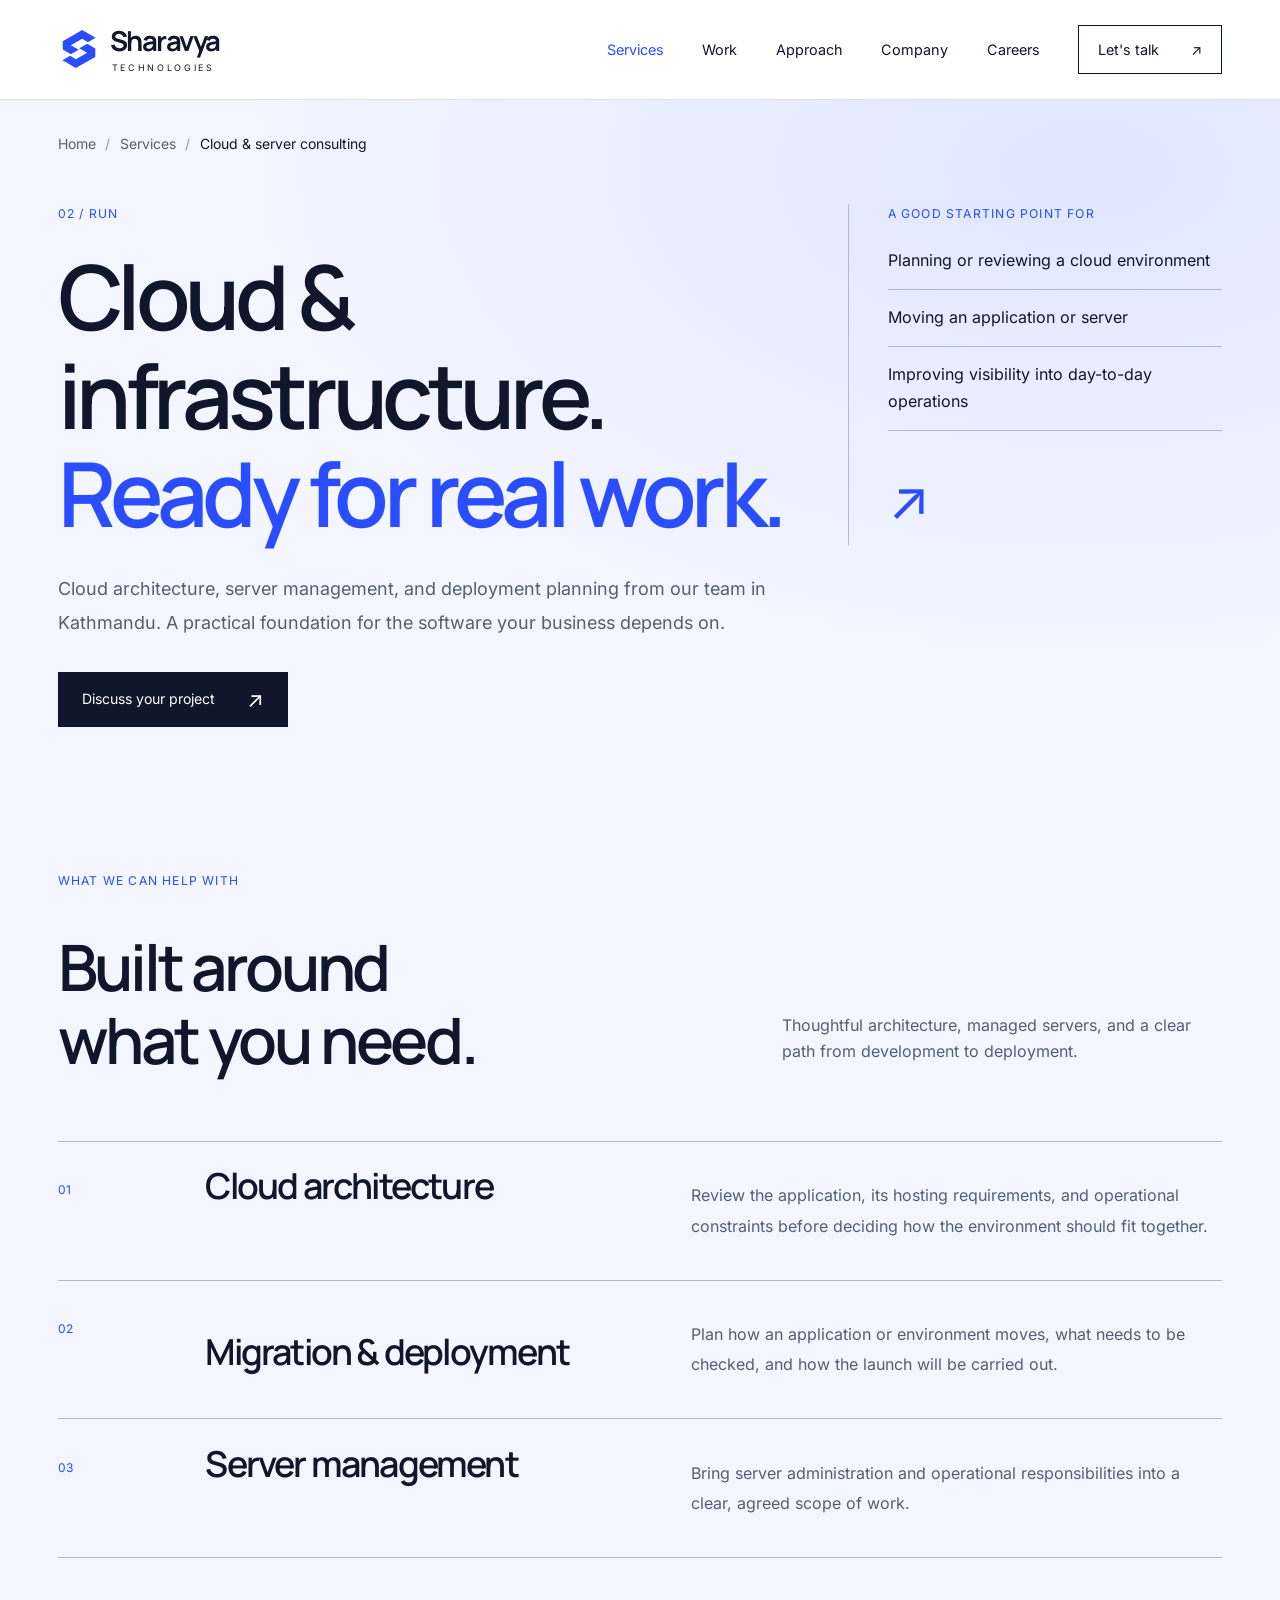
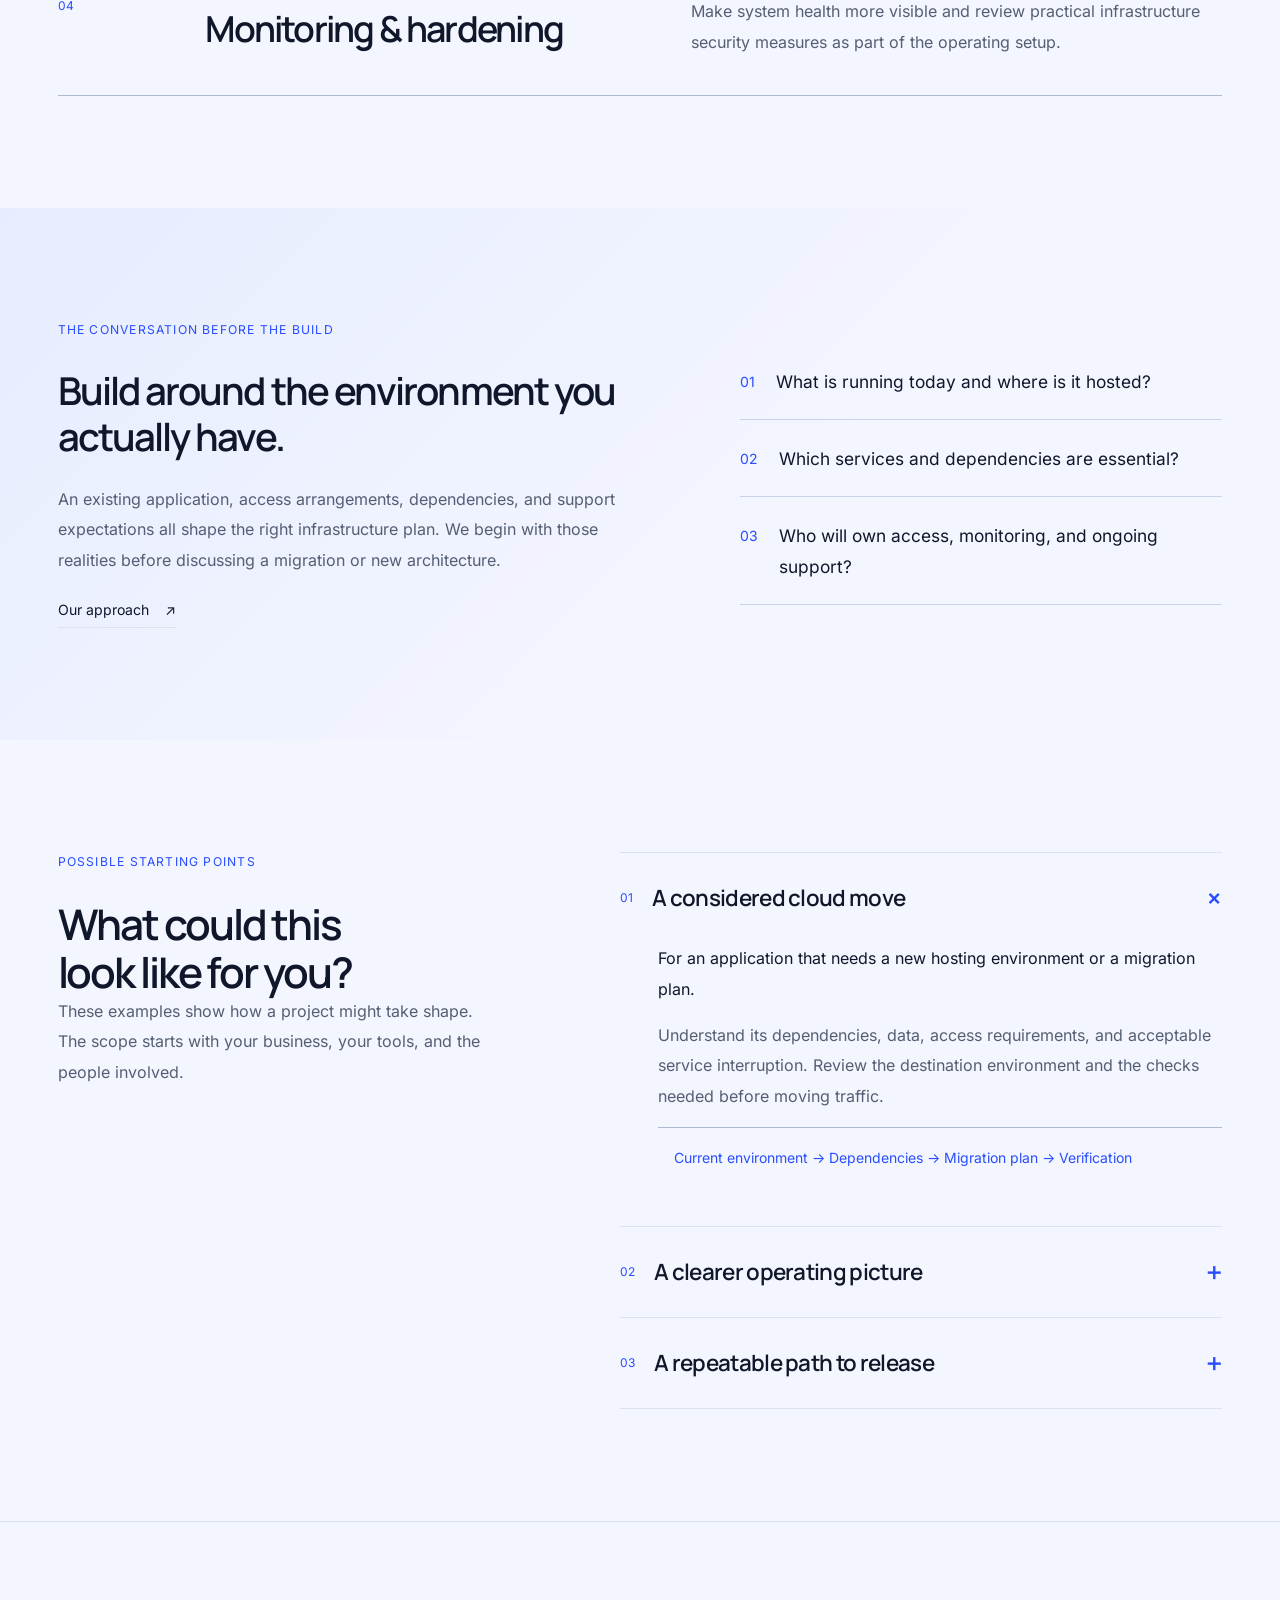
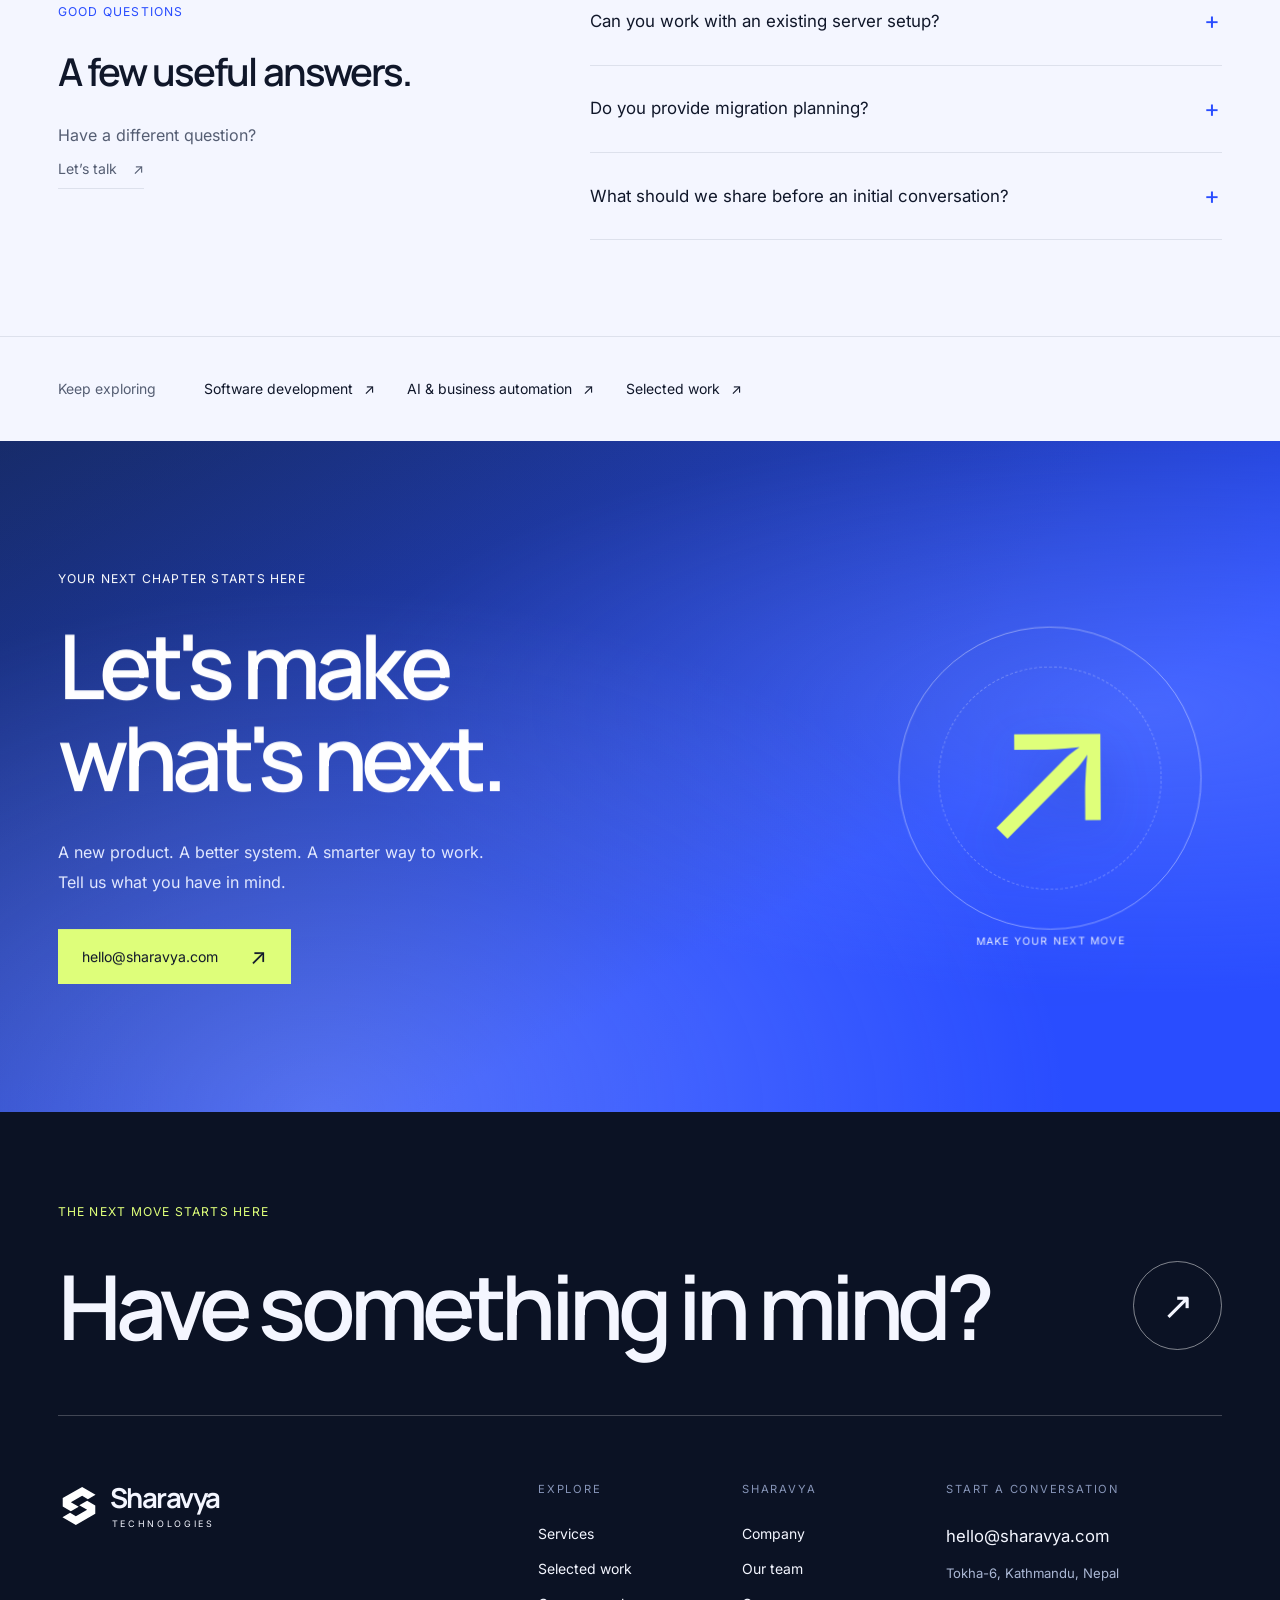
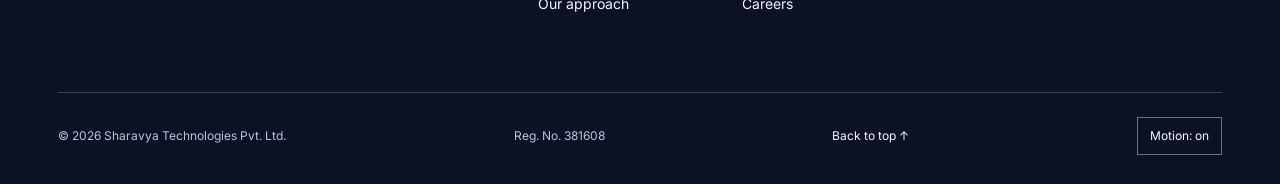
<file: services/cloud-server-consulting/index.html>
<!doctype html>
<html lang="en"><head><meta charset="utf-8"><meta name="viewport" content="width=device-width,initial-scale=1">
<title>Cloud Consulting &amp; Server Management in Nepal | Sharavya</title><meta name="description" content="Cloud architecture, server management, migration, deployment planning, monitoring and security hardening from Sharavya Technologies in Kathmandu, Nepal."><meta name="robots" content="index, follow, max-image-preview:large">
<link rel="canonical" href="https://sharavya.com/services/cloud-server-consulting/"><meta name="theme-color" content="#294DFF">
<meta property="og:type" content="website"><meta property="og:site_name" content="Sharavya Technologies"><meta property="og:title" content="Cloud Consulting &amp; Server Management in Nepal | Sharavya"><meta property="og:description" content="Cloud architecture, server management, migration, deployment planning, monitoring and security hardening from Sharavya Technologies in Kathmandu, Nepal."><meta property="og:url" content="https://sharavya.com/services/cloud-server-consulting/">
<meta name="twitter:card" content="summary"><meta name="twitter:title" content="Cloud Consulting &amp; Server Management in Nepal | Sharavya"><meta name="twitter:description" content="Cloud architecture, server management, migration, deployment planning, monitoring and security hardening from Sharavya Technologies in Kathmandu, Nepal.">
<link rel="icon" href="/assets/parallax-cobalt.svg" type="image/svg+xml"><link rel="apple-touch-icon" href="/assets/social-logo.png"><link rel="preload" href="/assets/Manrope-SemiBold.ttf" as="font" type="font/ttf" crossorigin>
<script src="/transitions.js"></script><link rel="stylesheet" href="/styles.css"><script type="application/ld+json">{"@context": "https://schema.org", "@graph": [{"@type": "Organization", "@id": "https://sharavya.com/#organization", "name": "Sharavya Technologies", "legalName": "Sharavya Technologies Pvt. Ltd.", "url": "https://sharavya.com/", "logo": "https://sharavya.com/assets/social-logo.png", "email": "hello@sharavya.com", "address": {"@type": "PostalAddress", "streetAddress": "Tokha-6", "addressLocality": "Kathmandu", "addressCountry": "NP"}}, {"@type": "WebSite", "@id": "https://sharavya.com/#website", "url": "https://sharavya.com/", "name": "Sharavya Technologies", "publisher": {"@id": "https://sharavya.com/#organization"}}, {"@type": "WebPage", "@id": "https://sharavya.com/services/cloud-server-consulting/#webpage", "url": "https://sharavya.com/services/cloud-server-consulting/", "name": "Cloud Consulting & Server Management in Nepal | Sharavya", "description": "Cloud architecture, server management, migration, deployment planning, monitoring and security hardening from Sharavya Technologies in Kathmandu, Nepal.", "isPartOf": {"@id": "https://sharavya.com/#website"}, "about": {"@id": "https://sharavya.com/#organization"}, "inLanguage": "en", "breadcrumb": {"@id": "https://sharavya.com/services/cloud-server-consulting/#breadcrumb"}}, {"@type": "BreadcrumbList", "@id": "https://sharavya.com/services/cloud-server-consulting/#breadcrumb", "itemListElement": [{"@type": "ListItem", "position": 1, "name": "Home", "item": "https://sharavya.com/"}, {"@type": "ListItem", "position": 2, "name": "Services", "item": "https://sharavya.com/services/"}, {"@type": "ListItem", "position": 3, "name": "Cloud & server consulting", "item": "https://sharavya.com/services/cloud-server-consulting/"}]}, {"@type": "Service", "@id": "https://sharavya.com/services/cloud-server-consulting/#service", "name": "Cloud & server consulting", "serviceType": "Cloud architecture consulting and server management", "description": "Cloud architecture, server management, migration, deployment planning, monitoring and security hardening from Sharavya Technologies in Kathmandu, Nepal.", "url": "https://sharavya.com/services/cloud-server-consulting/", "provider": {"@id": "https://sharavya.com/#organization"}, "areaServed": {"@type": "Country", "name": "Nepal"}}]}</script></head>
<body class="inner-page"><a class="skip-link" href="#main">Skip to content</a><header class="site-header" id="top"><a class="wordmark" href="/" aria-label="Sharavya Technologies home"><img src="/assets/parallax-cobalt.svg" width="42" height="42" alt=""><span>Sharavya<small>TECHNOLOGIES</small></span></a><nav aria-label="Main navigation" id="main-nav"><a href="/services/" class="nav-section-current">Services</a><a href="/work/">Work</a><a href="/approach/">Approach</a><a href="/about/">Company</a><a href="/careers/">Careers</a><a href="/contact/" class="nav-cta">Let&#x27;s talk <span aria-hidden="true">↗</span></a></nav><button class="menu-toggle" aria-expanded="false" aria-controls="main-nav">Menu <span aria-hidden="true">+</span></button></header><main id="main"><section class="service-page-hero"><nav class="breadcrumb" aria-label="Breadcrumb"><ol><li><a href="/">Home</a></li><li><a href="/services/">Services</a></li><li><span aria-current="page">Cloud &amp; server consulting</span></li></ol></nav><div><p class="eyebrow">02 / RUN</p><h1>Cloud & infrastructure.<br><span>Ready for real work.</span></h1><p class="page-lead">Cloud architecture, server management, and deployment planning from our team in Kathmandu. A practical foundation for the software your business depends on.</p><a class="button button-dark" href="/contact/">Discuss your project <span aria-hidden="true">↗</span></a></div><aside class="good-fit"><p class="eyebrow">A GOOD STARTING POINT FOR</p><ul><li>Planning or reviewing a cloud environment</li><li>Moving an application or server</li><li>Improving visibility into day-to-day operations</li></ul><span class="fit-arrow" aria-hidden="true">↗</span></aside></section><section class="section page-content"><div class="section-heading"><p class="eyebrow">WHAT WE CAN HELP WITH</p><h2>Built around<br>what you need.</h2><p>Thoughtful architecture, managed servers, and a clear path from development to deployment.</p></div><div class="capability-grid"><article><span class="capability-number">01</span><h3>Cloud architecture</h3><p>Review the application, its hosting requirements, and operational constraints before deciding how the environment should fit together.</p></article><article><span class="capability-number">02</span><h3>Migration &amp; deployment</h3><p>Plan how an application or environment moves, what needs to be checked, and how the launch will be carried out.</p></article><article><span class="capability-number">03</span><h3>Server management</h3><p>Bring server administration and operational responsibilities into a clear, agreed scope of work.</p></article><article><span class="capability-number">04</span><h3>Monitoring &amp; hardening</h3><p>Make system health more visible and review practical infrastructure security measures as part of the operating setup.</p></article></div></section><section class="section planning-section"><div><p class="eyebrow">THE CONVERSATION BEFORE THE BUILD</p><h2>Build around the environment you actually have.</h2><p>An existing application, access arrangements, dependencies, and support expectations all shape the right infrastructure plan. We begin with those realities before discussing a migration or new architecture.</p><a class="text-link" href="/approach/">Our approach <span aria-hidden="true">↗</span></a></div><ol><li>What is running today and where is it hosted?</li><li>Which services and dependencies are essential?</li><li>Who will own access, monitoring, and ongoing support?</li></ol></section><section class="section scenario-section"><div class="scenario-heading"><p class="eyebrow">POSSIBLE STARTING POINTS</p><h2>What could this<br>look like for you?</h2><p>These examples show how a project might take shape. The scope starts with your business, your tools, and the people involved.</p></div><div class="scenario-list"><details class="scenario" open><summary><span class="scenario-number">01</span><span>A considered cloud move</span><span class="scenario-plus" aria-hidden="true">+</span></summary><div class="scenario-body"><p class="scenario-who">For an application that needs a new hosting environment or a migration plan.</p><p>Understand its dependencies, data, access requirements, and acceptable service interruption. Review the destination environment and the checks needed before moving traffic.</p><p class="scenario-flow">Current environment → Dependencies → Migration plan → Verification</p></div></details><details class="scenario"><summary><span class="scenario-number">02</span><span>A clearer operating picture</span><span class="scenario-plus" aria-hidden="true">+</span></summary><div class="scenario-body"><p class="scenario-who">For an existing environment where ownership and system health are difficult to follow.</p><p>Discuss what should be monitored, where alerts should go, and who will respond. Server management and ongoing support work best when their scope is explicit.</p><p class="scenario-flow">System inventory → Monitoring needs → Responsibilities → Support scope</p></div></details><details class="scenario"><summary><span class="scenario-number">03</span><span>A repeatable path to release</span><span class="scenario-plus" aria-hidden="true">+</span></summary><div class="scenario-body"><p class="scenario-who">For software that needs a more deliberate journey from development to deployment.</p><p>Review the environments, configuration, and dependencies involved in a release. Agree on deployment checks and operational responsibilities alongside the software team.</p><p class="scenario-flow">Environments → Release process → Deployment checks → Operation</p></div></details></div></section><section class="section faq-section"><div class="faq-intro"><p class="eyebrow">GOOD QUESTIONS</p><h2>A few useful answers.</h2><p>Have a different question?<br><a class="text-link" href="/contact/">Let’s talk <span aria-hidden="true">↗</span></a></p></div><div class="faq-list"><details><summary>Can you work with an existing server setup?<span aria-hidden="true">+</span></summary><p>Yes. We offer server management, cloud architecture consulting, migration, deployment planning, monitoring, and security hardening. We begin by understanding the current environment.</p></details><details><summary>Do you provide migration planning?<span aria-hidden="true">+</span></summary><p>Migration and deployment planning are part of our cloud services. The plan depends on the application, its dependencies, and the constraints around moving it.</p></details><details><summary>What should we share before an initial conversation?<span aria-hidden="true">+</span></summary><p>A high-level description of your applications, current hosting, and the problem you want to solve is enough to start. Keep passwords and access keys out of your initial email.</p></details></div></section><section class="related-links"><p>Keep exploring</p><div><a href="/services/software-development/">Software development <span aria-hidden="true">↗</span></a><a href="/services/ai-automation/">AI &amp; business automation <span aria-hidden="true">↗</span></a><a href="/work/">Selected work <span aria-hidden="true">↗</span></a></div></section><section class="contact" id="contact" aria-labelledby="contact-title"><div class="contact-copy"><p class="eyebrow">YOUR NEXT CHAPTER STARTS HERE</p><h2 id="contact-title">Let's make<br>what's next.</h2><p>A new product. A better system. A smarter way to work.<br>Tell us what you have in mind.</p><a class="button button-acid" href="mailto:hello@sharavya.com">hello@sharavya.com <span aria-hidden="true">↗</span></a></div><div class="contact-art" aria-hidden="true"><span class="contact-ring"></span><span class="contact-arrow">↗</span><span class="contact-art-label">MAKE YOUR NEXT MOVE</span></div></section></main><footer class="site-footer"><div class="footer-intro"><p class="eyebrow">THE NEXT MOVE STARTS HERE</p><a class="footer-headline" href="/contact/">Have something in mind?<span aria-hidden="true">↗</span></a></div><div class="footer-main"><a class="wordmark" href="/" aria-label="Sharavya Technologies home"><img src="/assets/parallax-cobalt.svg" width="42" height="42" alt=""><span>Sharavya<small>TECHNOLOGIES</small></span></a><div class="footer-links"><span>Explore</span><a href="/services/">Services</a><a href="/work/">Selected work</a><a href="/approach/">Our approach</a></div><div class="footer-links"><span>Sharavya</span><a href="/about/">Company</a><a href="/about/#people">Our team</a><a href="/careers/">Careers</a></div><address><span>Start a conversation</span><a href="mailto:hello@sharavya.com">hello@sharavya.com</a><small>Tokha-6, Kathmandu, Nepal</small></address></div><div class="footer-bottom"><span>© <span id="year">2026</span> Sharavya Technologies Pvt. Ltd.</span><span>Reg. No. 381608</span><a href="#top">Back to top <span aria-hidden="true">↑</span></a></div></footer><script src="/script.js" defer></script><script src="/assets/vendor/gsap.min.js" defer></script><script src="/assets/vendor/ScrollTrigger.min.js" defer></script><script src="/motion.js" defer></script></body></html>
</file>
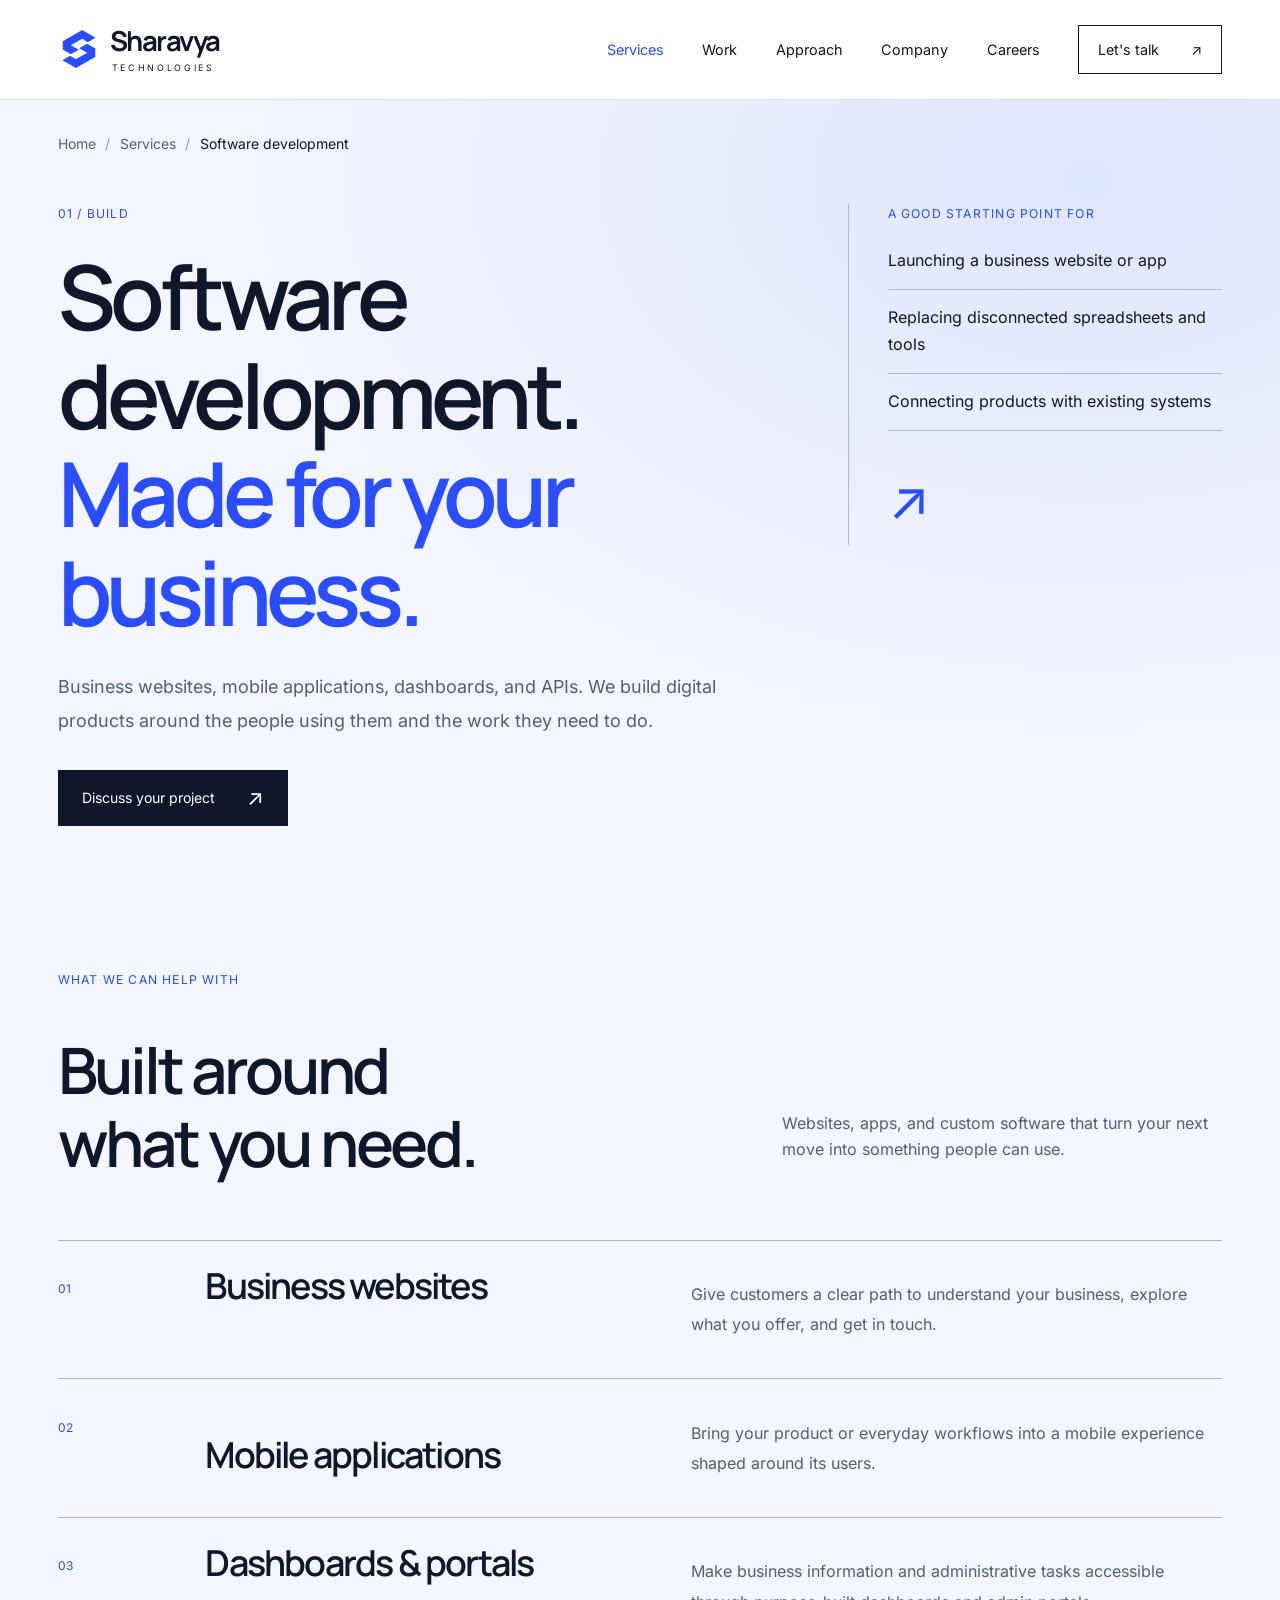
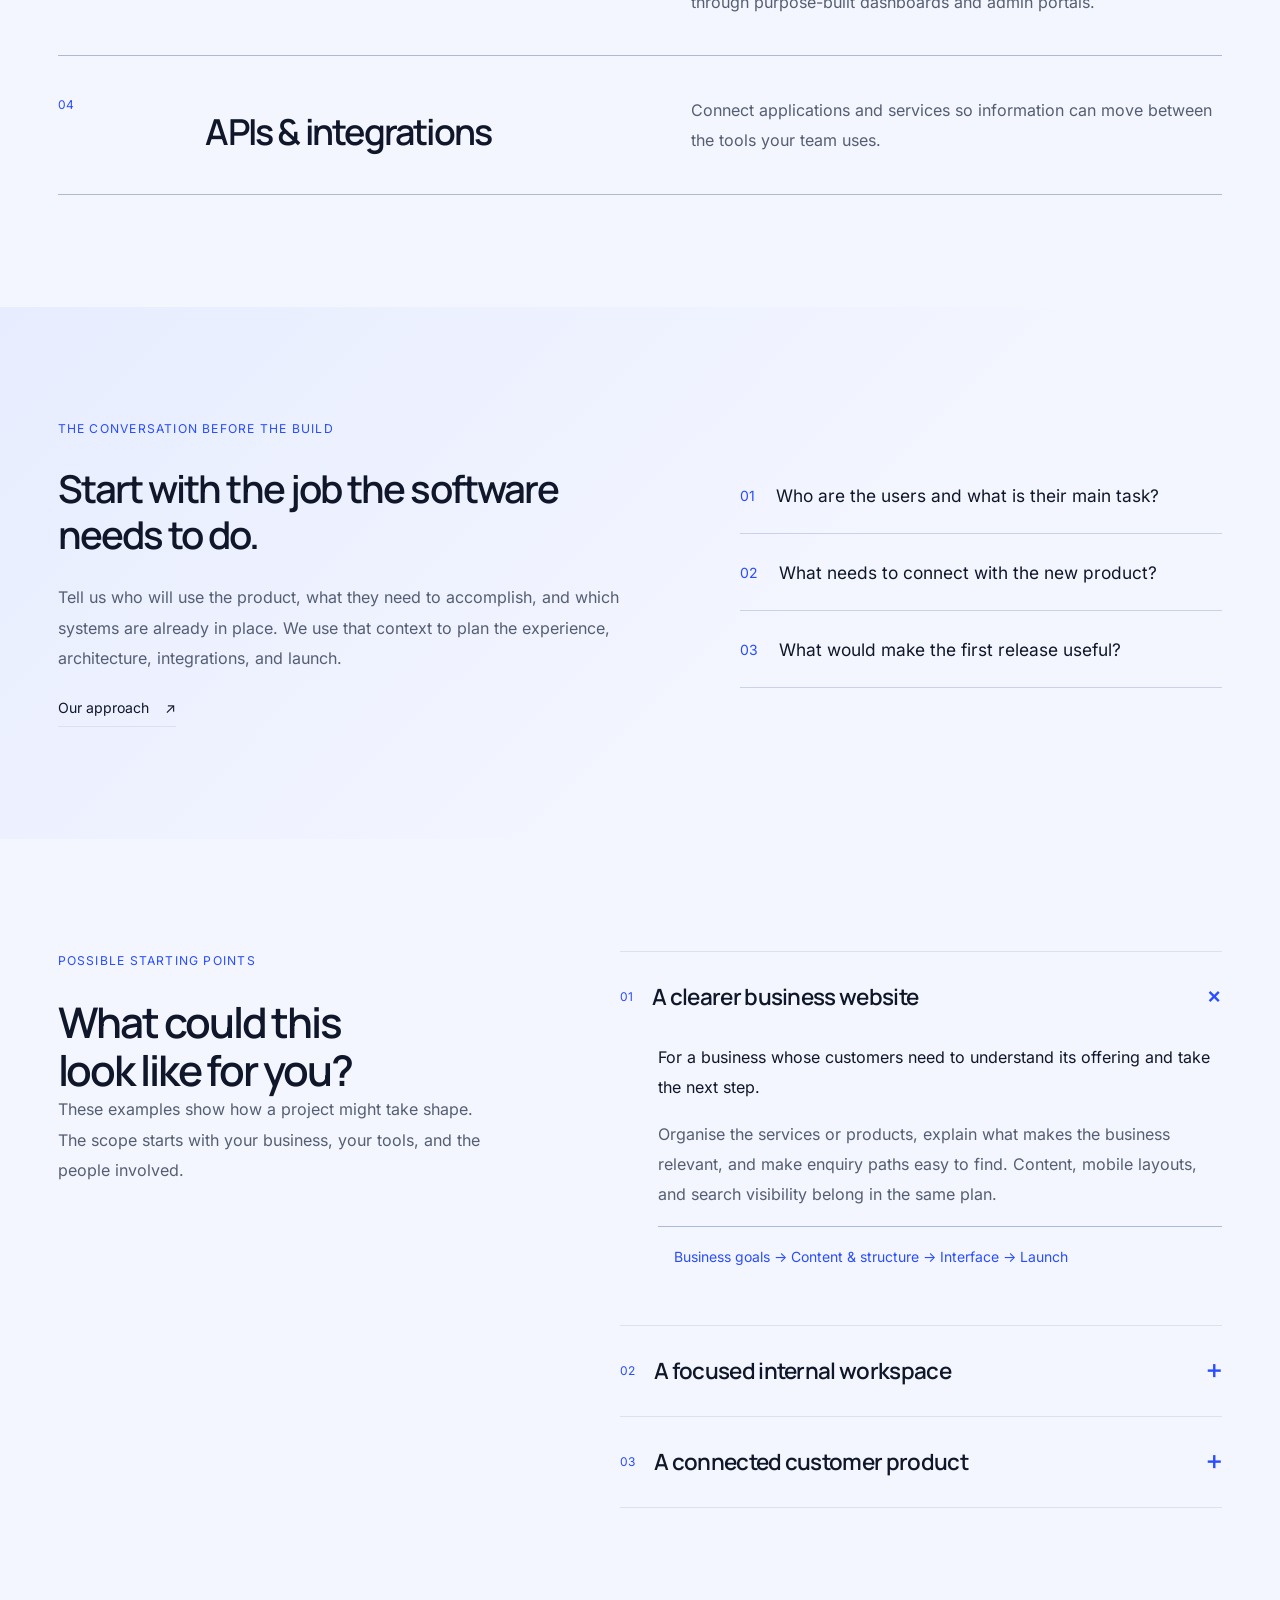
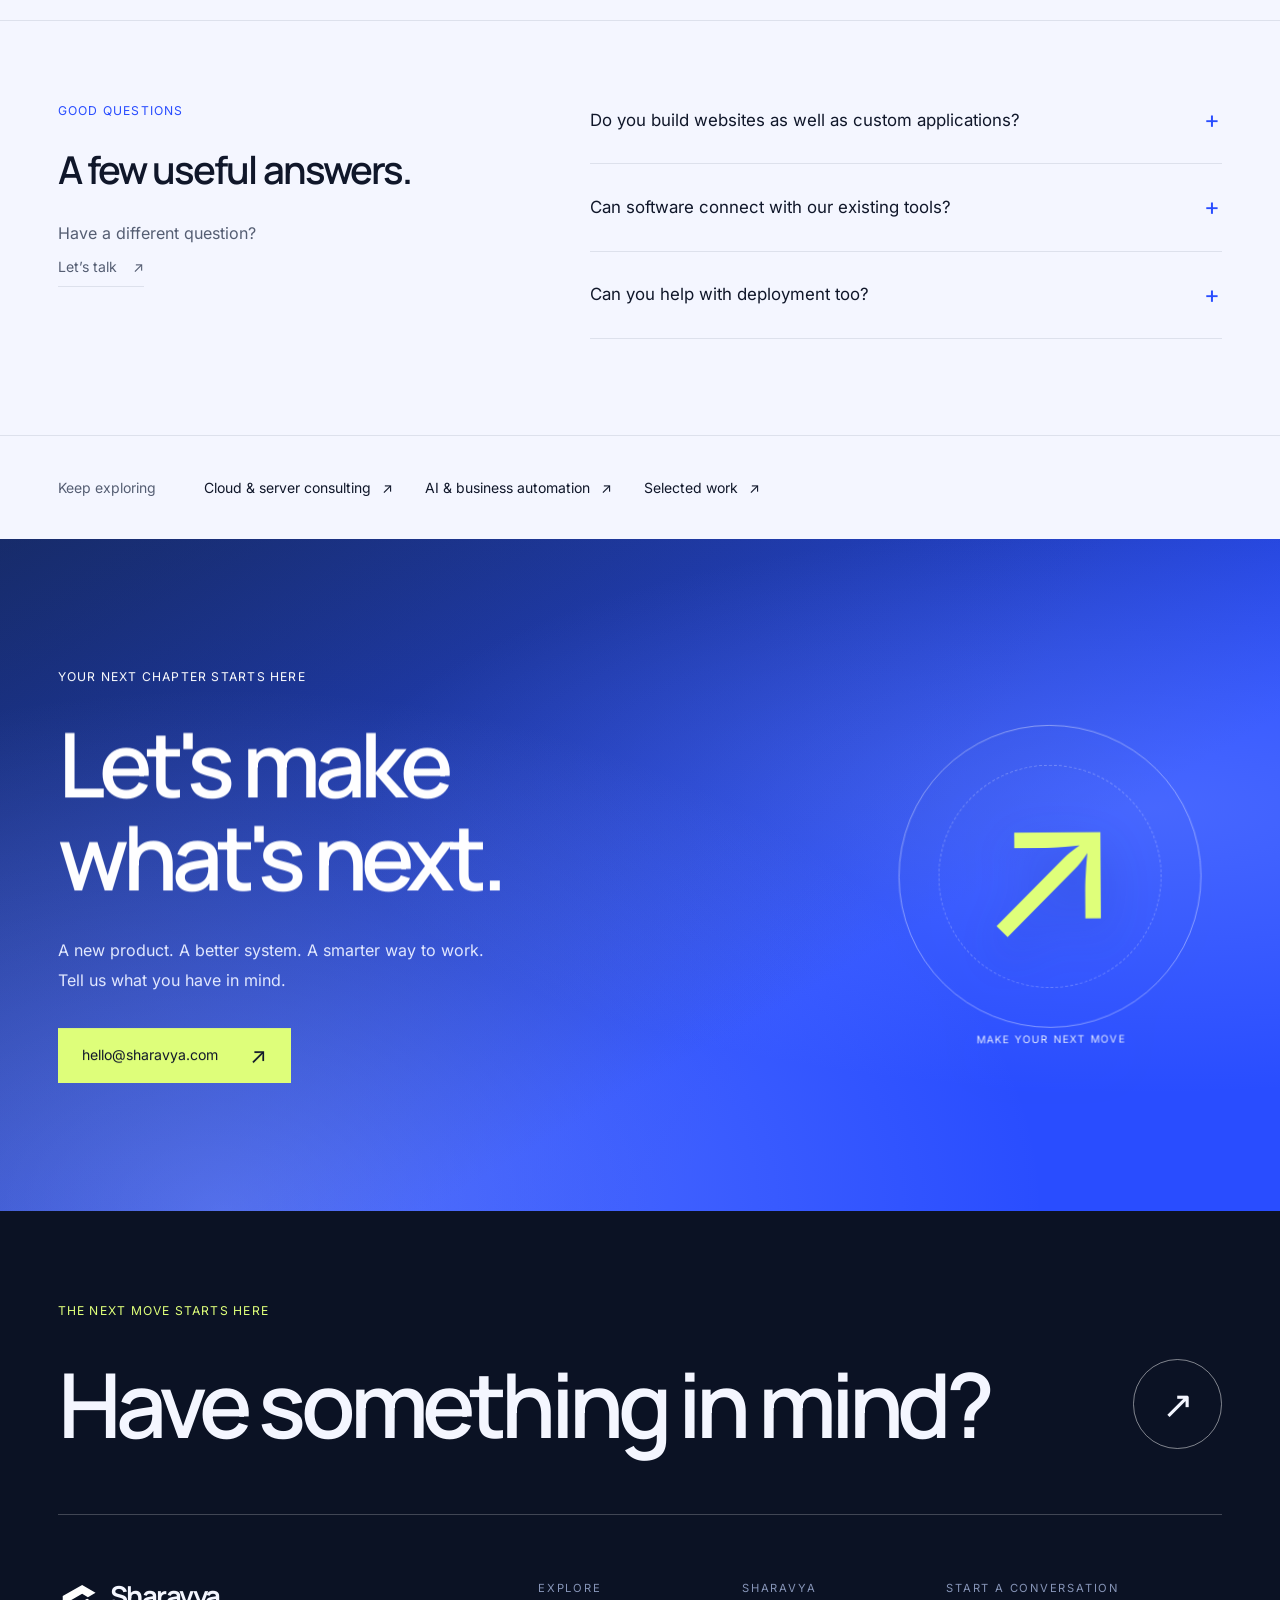
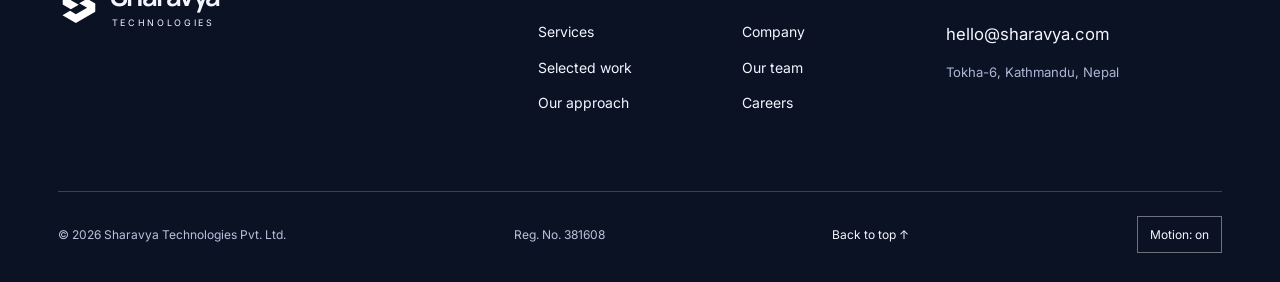
<file: services/software-development/index.html>
<!doctype html>
<html lang="en"><head><meta charset="utf-8"><meta name="viewport" content="width=device-width,initial-scale=1">
<title>Software Development in Nepal | Sharavya Technologies</title><meta name="description" content="Business websites, mobile apps, dashboards and API integrations from Sharavya Technologies in Kathmandu. Explore software development for your business."><meta name="robots" content="index, follow, max-image-preview:large">
<link rel="canonical" href="https://sharavya.com/services/software-development/"><meta name="theme-color" content="#294DFF">
<meta property="og:type" content="website"><meta property="og:site_name" content="Sharavya Technologies"><meta property="og:title" content="Software Development in Nepal | Sharavya Technologies"><meta property="og:description" content="Business websites, mobile apps, dashboards and API integrations from Sharavya Technologies in Kathmandu. Explore software development for your business."><meta property="og:url" content="https://sharavya.com/services/software-development/">
<meta name="twitter:card" content="summary"><meta name="twitter:title" content="Software Development in Nepal | Sharavya Technologies"><meta name="twitter:description" content="Business websites, mobile apps, dashboards and API integrations from Sharavya Technologies in Kathmandu. Explore software development for your business.">
<link rel="icon" href="/assets/parallax-cobalt.svg" type="image/svg+xml"><link rel="apple-touch-icon" href="/assets/social-logo.png"><link rel="preload" href="/assets/Manrope-SemiBold.ttf" as="font" type="font/ttf" crossorigin>
<script src="/transitions.js"></script><link rel="stylesheet" href="/styles.css"><script type="application/ld+json">{"@context": "https://schema.org", "@graph": [{"@type": "Organization", "@id": "https://sharavya.com/#organization", "name": "Sharavya Technologies", "legalName": "Sharavya Technologies Pvt. Ltd.", "url": "https://sharavya.com/", "logo": "https://sharavya.com/assets/social-logo.png", "email": "hello@sharavya.com", "address": {"@type": "PostalAddress", "streetAddress": "Tokha-6", "addressLocality": "Kathmandu", "addressCountry": "NP"}}, {"@type": "WebSite", "@id": "https://sharavya.com/#website", "url": "https://sharavya.com/", "name": "Sharavya Technologies", "publisher": {"@id": "https://sharavya.com/#organization"}}, {"@type": "WebPage", "@id": "https://sharavya.com/services/software-development/#webpage", "url": "https://sharavya.com/services/software-development/", "name": "Software Development in Nepal | Sharavya Technologies", "description": "Business websites, mobile apps, dashboards and API integrations from Sharavya Technologies in Kathmandu. Explore software development for your business.", "isPartOf": {"@id": "https://sharavya.com/#website"}, "about": {"@id": "https://sharavya.com/#organization"}, "inLanguage": "en", "breadcrumb": {"@id": "https://sharavya.com/services/software-development/#breadcrumb"}}, {"@type": "BreadcrumbList", "@id": "https://sharavya.com/services/software-development/#breadcrumb", "itemListElement": [{"@type": "ListItem", "position": 1, "name": "Home", "item": "https://sharavya.com/"}, {"@type": "ListItem", "position": 2, "name": "Services", "item": "https://sharavya.com/services/"}, {"@type": "ListItem", "position": 3, "name": "Software development", "item": "https://sharavya.com/services/software-development/"}]}, {"@type": "Service", "@id": "https://sharavya.com/services/software-development/#service", "name": "Software development", "serviceType": "Software, website and mobile application development", "description": "Business websites, mobile apps, dashboards and API integrations from Sharavya Technologies in Kathmandu. Explore software development for your business.", "url": "https://sharavya.com/services/software-development/", "provider": {"@id": "https://sharavya.com/#organization"}, "areaServed": {"@type": "Country", "name": "Nepal"}}]}</script></head>
<body class="inner-page"><a class="skip-link" href="#main">Skip to content</a><header class="site-header" id="top"><a class="wordmark" href="/" aria-label="Sharavya Technologies home"><img src="/assets/parallax-cobalt.svg" width="42" height="42" alt=""><span>Sharavya<small>TECHNOLOGIES</small></span></a><nav aria-label="Main navigation" id="main-nav"><a href="/services/" class="nav-section-current">Services</a><a href="/work/">Work</a><a href="/approach/">Approach</a><a href="/about/">Company</a><a href="/careers/">Careers</a><a href="/contact/" class="nav-cta">Let&#x27;s talk <span aria-hidden="true">↗</span></a></nav><button class="menu-toggle" aria-expanded="false" aria-controls="main-nav">Menu <span aria-hidden="true">+</span></button></header><main id="main"><section class="service-page-hero"><nav class="breadcrumb" aria-label="Breadcrumb"><ol><li><a href="/">Home</a></li><li><a href="/services/">Services</a></li><li><span aria-current="page">Software development</span></li></ol></nav><div><p class="eyebrow">01 / BUILD</p><h1>Software development.<br><span>Made for your business.</span></h1><p class="page-lead">Business websites, mobile applications, dashboards, and APIs. We build digital products around the people using them and the work they need to do.</p><a class="button button-dark" href="/contact/">Discuss your project <span aria-hidden="true">↗</span></a></div><aside class="good-fit"><p class="eyebrow">A GOOD STARTING POINT FOR</p><ul><li>Launching a business website or app</li><li>Replacing disconnected spreadsheets and tools</li><li>Connecting products with existing systems</li></ul><span class="fit-arrow" aria-hidden="true">↗</span></aside></section><section class="section page-content"><div class="section-heading"><p class="eyebrow">WHAT WE CAN HELP WITH</p><h2>Built around<br>what you need.</h2><p>Websites, apps, and custom software that turn your next move into something people can use.</p></div><div class="capability-grid"><article><span class="capability-number">01</span><h3>Business websites</h3><p>Give customers a clear path to understand your business, explore what you offer, and get in touch.</p></article><article><span class="capability-number">02</span><h3>Mobile applications</h3><p>Bring your product or everyday workflows into a mobile experience shaped around its users.</p></article><article><span class="capability-number">03</span><h3>Dashboards &amp; portals</h3><p>Make business information and administrative tasks accessible through purpose-built dashboards and admin portals.</p></article><article><span class="capability-number">04</span><h3>APIs &amp; integrations</h3><p>Connect applications and services so information can move between the tools your team uses.</p></article></div></section><section class="section planning-section"><div><p class="eyebrow">THE CONVERSATION BEFORE THE BUILD</p><h2>Start with the job the software needs to do.</h2><p>Tell us who will use the product, what they need to accomplish, and which systems are already in place. We use that context to plan the experience, architecture, integrations, and launch.</p><a class="text-link" href="/approach/">Our approach <span aria-hidden="true">↗</span></a></div><ol><li>Who are the users and what is their main task?</li><li>What needs to connect with the new product?</li><li>What would make the first release useful?</li></ol></section><section class="section scenario-section"><div class="scenario-heading"><p class="eyebrow">POSSIBLE STARTING POINTS</p><h2>What could this<br>look like for you?</h2><p>These examples show how a project might take shape. The scope starts with your business, your tools, and the people involved.</p></div><div class="scenario-list"><details class="scenario" open><summary><span class="scenario-number">01</span><span>A clearer business website</span><span class="scenario-plus" aria-hidden="true">+</span></summary><div class="scenario-body"><p class="scenario-who">For a business whose customers need to understand its offering and take the next step.</p><p>Organise the services or products, explain what makes the business relevant, and make enquiry paths easy to find. Content, mobile layouts, and search visibility belong in the same plan.</p><p class="scenario-flow">Business goals → Content &amp; structure → Interface → Launch</p></div></details><details class="scenario"><summary><span class="scenario-number">02</span><span>A focused internal workspace</span><span class="scenario-plus" aria-hidden="true">+</span></summary><div class="scenario-body"><p class="scenario-who">For a team working across spreadsheets, messages, and repeated administrative tasks.</p><p>Map the information people need and the actions they take. A dashboard or admin portal can bring these tasks together with access and integrations planned around the actual workflow.</p><p class="scenario-flow">User tasks → Information &amp; access → Dashboard → Integrations</p></div></details><details class="scenario"><summary><span class="scenario-number">03</span><span>A connected customer product</span><span class="scenario-plus" aria-hidden="true">+</span></summary><div class="scenario-body"><p class="scenario-who">For an idea that needs a web or mobile application and connections to existing systems.</p><p>Define the essential user journey first. Decide which features make the first release useful, which services it depends on, and what can wait for a later stage.</p><p class="scenario-flow">Core journey → First-release scope → Application → Feedback</p></div></details></div></section><section class="section faq-section"><div class="faq-intro"><p class="eyebrow">GOOD QUESTIONS</p><h2>A few useful answers.</h2><p>Have a different question?<br><a class="text-link" href="/contact/">Let’s talk <span aria-hidden="true">↗</span></a></p></div><div class="faq-list"><details><summary>Do you build websites as well as custom applications?<span aria-hidden="true">+</span></summary><p>Yes. Our software services cover business websites, mobile applications, custom software, dashboards, admin portals, APIs, and integrations.</p></details><details><summary>Can software connect with our existing tools?<span aria-hidden="true">+</span></summary><p>API integration is part of our offering. We first review the systems involved, the information that needs to move, and the available integration options.</p></details><details><summary>Can you help with deployment too?<span aria-hidden="true">+</span></summary><p>Our cloud and server consulting services cover architecture, deployment planning, migration, and ongoing server operations. We discuss the required scope alongside the product.</p></details></div></section><section class="related-links"><p>Keep exploring</p><div><a href="/services/cloud-server-consulting/">Cloud &amp; server consulting <span aria-hidden="true">↗</span></a><a href="/services/ai-automation/">AI &amp; business automation <span aria-hidden="true">↗</span></a><a href="/work/">Selected work <span aria-hidden="true">↗</span></a></div></section><section class="contact" id="contact" aria-labelledby="contact-title"><div class="contact-copy"><p class="eyebrow">YOUR NEXT CHAPTER STARTS HERE</p><h2 id="contact-title">Let's make<br>what's next.</h2><p>A new product. A better system. A smarter way to work.<br>Tell us what you have in mind.</p><a class="button button-acid" href="mailto:hello@sharavya.com">hello@sharavya.com <span aria-hidden="true">↗</span></a></div><div class="contact-art" aria-hidden="true"><span class="contact-ring"></span><span class="contact-arrow">↗</span><span class="contact-art-label">MAKE YOUR NEXT MOVE</span></div></section></main><footer class="site-footer"><div class="footer-intro"><p class="eyebrow">THE NEXT MOVE STARTS HERE</p><a class="footer-headline" href="/contact/">Have something in mind?<span aria-hidden="true">↗</span></a></div><div class="footer-main"><a class="wordmark" href="/" aria-label="Sharavya Technologies home"><img src="/assets/parallax-cobalt.svg" width="42" height="42" alt=""><span>Sharavya<small>TECHNOLOGIES</small></span></a><div class="footer-links"><span>Explore</span><a href="/services/">Services</a><a href="/work/">Selected work</a><a href="/approach/">Our approach</a></div><div class="footer-links"><span>Sharavya</span><a href="/about/">Company</a><a href="/about/#people">Our team</a><a href="/careers/">Careers</a></div><address><span>Start a conversation</span><a href="mailto:hello@sharavya.com">hello@sharavya.com</a><small>Tokha-6, Kathmandu, Nepal</small></address></div><div class="footer-bottom"><span>© <span id="year">2026</span> Sharavya Technologies Pvt. Ltd.</span><span>Reg. No. 381608</span><a href="#top">Back to top <span aria-hidden="true">↑</span></a></div></footer><script src="/script.js" defer></script><script src="/assets/vendor/gsap.min.js" defer></script><script src="/assets/vendor/ScrollTrigger.min.js" defer></script><script src="/motion.js" defer></script></body></html>
</file>
<file: styles.css>
@font-face{font-family:Manrope;src:url('/assets/Manrope-SemiBold.ttf') format('truetype');font-weight:600;font-display:swap}@font-face{font-family:Manrope;src:url('/assets/Manrope-Bold.ttf') format('truetype');font-weight:700;font-display:swap}@font-face{font-family:Inter;src:url('/assets/Inter-Regular.ttf') format('truetype');font-weight:400;font-display:swap}
:root{--cobalt:#294dff;--acid:#dfff7a;--ink:#10172a;--paper:#f4f6ff;--muted:#555e73;--line:#dde1ec;--gutter:clamp(1.25rem,4.5vw,5.5rem)}*{box-sizing:border-box}html{scroll-behavior:smooth;scroll-padding-top:110px}body{margin:0;color:var(--ink);background:#fff;font-family:Inter,Arial,sans-serif;font-size:1rem;line-height:1.65;-webkit-font-smoothing:antialiased}a{color:inherit;text-decoration:none}button{font:inherit}img{max-width:100%;display:block}button,a{-webkit-tap-highlight-color:transparent}a:focus-visible,button:focus-visible,summary:focus-visible{outline:3px solid var(--cobalt);outline-offset:6px}::selection{background:var(--acid);color:var(--ink)}.skip-link{position:fixed;top:-100px;left:1rem;background:var(--ink);color:white;padding:.75rem 1.2rem;z-index:100}.skip-link:focus{top:1rem}.site-header{height:100px;padding:0 var(--gutter);display:flex;align-items:center;justify-content:space-between;gap:2rem;border-bottom:1px solid var(--line);background:#fff;position:relative;z-index:20}.wordmark{display:inline-flex;align-items:center;gap:10px;flex:none}.wordmark>span{font-family:Manrope,Arial,sans-serif;font-weight:700;font-size:1.72rem;line-height:1.08;letter-spacing:-.055em}.wordmark small{font-family:Inter,Arial,sans-serif;font-weight:400;display:block;font-size:.56rem;letter-spacing:.3em;margin-top:7px;margin-left:2px}#main-nav{display:flex;align-items:center;gap:clamp(1.3rem,3vw,3rem);font-size:.9rem}#main-nav>a:not(.nav-cta){position:relative}#main-nav>a:not(.nav-cta)::after{content:'';position:absolute;bottom:-7px;height:2px;left:0;right:100%;background:var(--cobalt);transition:right .25s}#main-nav>a:hover::after{right:0}.nav-cta{border:1px solid var(--ink);padding:.7rem 1.2rem;display:flex;align-items:center;gap:2rem;transition:.25s}.nav-cta:hover{color:#fff;background:var(--ink)}.menu-toggle{display:none}.hero{padding:2rem var(--gutter) 3.5rem;display:grid;grid-template-columns:1.08fr 1fr;gap:clamp(2rem,5vw,6rem);align-items:stretch;max-width:1800px;margin:auto}.hero-copy{padding-top:2.1rem}.eyebrow{font-size:.76rem;letter-spacing:.1em;font-weight:400;line-height:1.6;margin:0 0 1.75rem}.tiny-mark{font-size:1.1rem;color:var(--cobalt);margin-right:10px}.hero h1{font-family:Manrope,Arial,sans-serif;font-size:clamp(3.25rem,6.3vw,7.1rem);font-weight:600;line-height:1.03;letter-spacing:-.068em;margin:0 0 1.9rem}.hero h1 span{color:var(--cobalt)}.hero-description{font-size:clamp(1rem,1.22vw,1.16rem);line-height:1.75;color:var(--muted);margin-bottom:1.8rem;max-width:520px}.hero-actions{display:flex;align-items:center;flex-wrap:wrap;gap:1.6rem}.button{display:inline-flex;align-items:center;justify-content:space-between;gap:2rem;padding:1.05rem 1.5rem;font-size:.88rem;font-weight:400;line-height:1.45;transition:transform .2s,background .2s;min-height:52px}.button:hover{transform:translateY(-3px)}.button span{font-size:1.35rem;line-height:1}.button-dark{background:var(--ink);color:white}.button-dark:hover{background:var(--cobalt)}.button-acid{background:var(--acid);color:var(--ink)}.text-link{font-size:.88rem;border-bottom:1px solid var(--line);padding:.4rem 0;display:inline-flex;gap:1rem}.text-link:hover{border-color:var(--cobalt);color:var(--cobalt)}.hero-footnote{font-size:.7rem;letter-spacing:.105em;color:var(--muted);margin:2.5rem 0 0}.hero-art{min-height:560px;background:var(--cobalt);color:white;position:relative;overflow:hidden;display:flex;flex-direction:column;justify-content:space-between;padding:1.8rem;isolation:isolate}.art-top,.art-bottom{display:flex;justify-content:space-between;gap:1rem;position:relative;z-index:2}.art-top{font-size:.63rem;letter-spacing:.09em}.art-bottom{font-size:.86rem;line-height:1.5;align-items:flex-end}.art-arrow{font-family:Arial,sans-serif;font-size:3rem;line-height:1}.art-grid{position:absolute;inset:0;z-index:-1;background-image:linear-gradient(#ffffff10 1px,transparent 1px),linear-gradient(90deg,#ffffff10 1px,transparent 1px);background-size:25% 25%;mask-image:radial-gradient(ellipse at center,black,transparent 90%)}.hero-symbol{position:absolute;left:50%;top:49%;width:75%;height:auto;transform:translate(-50%,-50%);filter:drop-shadow(0 24px 0 #182fbc);animation:levitate 8s ease-in-out infinite;will-change:transform}.hero-art:after{content:'';position:absolute;inset:20% -50%;background:linear-gradient(130deg,transparent 40%,#ffffff06,transparent 60%);transform:rotate(-20deg);pointer-events:none}.client-strip{border-top:1px solid var(--line);border-bottom:1px solid var(--line);padding:2.1rem var(--gutter);display:flex;gap:3rem;align-items:center;background:#fff}.client-strip>p{font-size:.65rem;letter-spacing:.08em;line-height:1.8;min-width:170px;margin:0;color:var(--muted)}.client-strip strong{font-weight:400;color:var(--ink)}.client-names{display:flex;align-items:center;justify-content:space-between;gap:3rem;width:100%;font-family:Manrope,sans-serif;font-size:clamp(1.1rem,1.6vw,1.6rem);font-weight:700;letter-spacing:-.04em}.client-small{font-family:Inter,sans-serif;font-size:.65rem;letter-spacing:.1em;font-weight:400}.section{padding:7rem var(--gutter)}.section-heading{display:grid;grid-template-columns:1fr 1fr;gap:0 4rem;margin-bottom:3.5rem;align-items:end}.section-heading .eyebrow{grid-column:1/-1;color:var(--cobalt)}h2,h3{font-family:Manrope,Arial,sans-serif;font-weight:600;letter-spacing:-.05em;line-height:1.14}h2{font-size:clamp(2.3rem,3.6vw,4rem);margin:0}h3{font-size:1.7rem;margin:1rem 0}p{margin-top:0}.section-heading>p:last-child{max-width:440px;justify-self:end;color:var(--muted);margin:0}.service-preview{display:grid;grid-template-columns:repeat(3,1fr);gap:2rem}.service-preview article{padding-top:2rem;border-top:1px solid var(--ink)}.service-preview span{font-size:.76rem;letter-spacing:.1em;color:var(--cobalt)}.service-preview p{color:var(--muted)}.contact{background:var(--cobalt);color:white;padding:5rem var(--gutter);position:relative}.contact h2{font-size:clamp(3.5rem,7vw,7rem);line-height:1.03;margin-bottom:2.2rem}.contact>p:last-child{margin:2rem 0 0;font-size:.88rem;color:#e2e8ff}footer{padding:2rem var(--gutter);display:flex;justify-content:space-between;gap:2rem;font-size:.78rem;color:var(--muted)}@keyframes levitate{0%,100%{transform:translate(-50%,-50%) rotate(-5deg)}50%{transform:translate(-50%,-54%) rotate(2deg)}}
@media(min-width:1600px){.hero{padding-top:3rem;padding-bottom:4rem}.hero-art{min-height:660px}}@media(max-width:1050px){.hero{gap:2rem}.hero h1{font-size:clamp(3.4rem,6.4vw,4.4rem)}.hero-art{min-height:530px}.hero-actions{gap:1rem}.client-strip{gap:1.5rem}.client-names{gap:1.5rem}.client-small{display:block}.section{padding-top:5rem;padding-bottom:5rem}}@media(max-width:760px){.site-header{height:82px}.wordmark>span{font-size:1.5rem}.wordmark img{width:35px;height:35px}.menu-toggle{display:flex;align-items:center;gap:1rem;background:transparent;border:1px solid var(--line);padding:.5rem .85rem;font-size:.875rem}#main-nav{display:none;position:absolute;top:81px;left:0;right:0;padding:1.5rem var(--gutter);background:#fff;border-bottom:1px solid var(--line);align-items:stretch;gap:1.3rem}#main-nav.is-open{display:flex;flex-direction:column}.hero{grid-template-columns:1fr;padding-top:2.1rem;gap:2.5rem;padding-bottom:2.5rem}.hero-copy{padding-top:0}.hero h1{font-size:clamp(3.7rem,13vw,6.5rem);letter-spacing:-.062em}.hero .eyebrow{font-size:.67rem;letter-spacing:.055em}.hero-description{font-size:1rem}.hero-footnote{margin-top:1.8rem;font-size:.63rem}.hero-art{min-height:0;aspect-ratio:1.06;padding:1.2rem}.hero-symbol{width:67%}.art-top{font-size:.58rem}.art-bottom{font-size:.76rem}.client-strip{display:block;padding-top:1.4rem;padding-bottom:1.6rem}.client-strip>p{margin-bottom:1.4rem}.client-strip>p br{display:none}.client-strip strong{margin-left:.3rem}.client-names{display:grid;grid-template-columns:1fr 1fr;gap:1.6rem;font-size:1.4rem}.client-small{display:inline;font-size:.55rem}.section{padding-top:4rem;padding-bottom:4rem}.section-heading{grid-template-columns:1fr;gap:1.5rem;margin-bottom:2.5rem}.section-heading .eyebrow{margin:0}.section-heading>p:last-child{justify-self:start}.section-heading h2 br{display:none}.service-preview{grid-template-columns:1fr;gap:1rem}.service-preview article{padding-top:1.4rem}.contact{padding-top:3.5rem;padding-bottom:3.5rem}.contact h2{font-size:clamp(3.5rem,12vw,6rem)}footer{flex-direction:column;gap:.8rem}html{scroll-padding-top:30px}}@media(prefers-reduced-motion:reduce){html{scroll-behavior:auto}*,*:before,*:after{animation:none!important;transition:none!important}.hero-symbol{will-change:auto}}
/* The full identity in use */
.client-names>a{display:flex;align-items:center;justify-content:center;min-height:50px;transition:opacity .2s}.client-names>a:hover{opacity:.65}.client-names img{max-width:150px;max-height:44px;object-fit:contain;width:auto;height:auto}.client-names img.berkeley-logo{max-height:57px}.client-names .khudra-client{gap:.55rem;font-size:1.7rem;letter-spacing:-.075em}.client-names .khudra-client img{width:32px;height:32px;border-radius:7px}.service-list{border-top:1px solid var(--ink)}.service-item{border-bottom:1px solid var(--line);padding:2rem 0}.service-item summary{display:grid;grid-template-columns:.32fr 1.25fr 1.35fr 48px;gap:2rem;align-items:center;cursor:pointer;list-style:none}.service-item summary::-webkit-details-marker,.faq-list summary::-webkit-details-marker{display:none}.service-number{font-family:Manrope,Arial,sans-serif;font-size:2.1rem;font-weight:600;letter-spacing:-.06em;align-self:start;color:#586176}.service-title{font-family:Manrope,Arial,sans-serif;font-weight:600;font-size:clamp(1.65rem,2.5vw,2.7rem);line-height:1.13;letter-spacing:-.055em}.service-title small{display:block;color:var(--cobalt);font-family:Inter,sans-serif;font-size:.72rem;letter-spacing:.12em;margin-bottom:.8rem}.service-description{font-size:1rem;line-height:1.7;color:var(--muted);max-width:370px}.service-toggle{display:grid;place-items:center;border:1px solid var(--line);border-radius:50%;width:45px;height:45px;font-size:1.6rem;font-family:Arial,sans-serif;line-height:1;transition:transform .25s,background .25s}.service-item[open] .service-toggle{background:var(--cobalt);border-color:var(--cobalt);color:white;transform:rotate(45deg)}.service-item[open] .service-number{color:var(--cobalt)}.service-content{margin-left:calc(10.96% + 1.75rem);padding-top:1.8rem;max-width:830px}.service-content>p{max-width:680px;color:var(--muted);font-size:1rem}.tags{list-style:none;padding:0;display:flex;flex-wrap:wrap;gap:.6rem;margin:1.4rem 0}.tags li{font-size:.82rem;background:var(--paper);padding:.4rem .8rem;border-radius:2px}.extended-services{display:flex;align-items:start;gap:3rem;padding-top:2rem}.extended-services>span{font-size:.68rem;letter-spacing:.08em;flex:0 0 250px;color:var(--muted);padding-top:.25rem}.extended-services>p{font-size:.9rem;max-width:680px;margin:0;color:var(--muted)}.work-section{background:var(--paper);padding-bottom:7rem}.project-grid{display:grid;grid-template-columns:1fr 1fr;gap:4rem 2.2rem}.project{display:block;min-width:0}.project-visual{padding:2rem 2rem 0;position:relative;aspect-ratio:1.5;overflow:hidden}.project-reboncel{background:#e6dce9}.project-berkeley{background:#d6e2e8}.project-ieef{background:#d4e2df}.project-khudra{background:#dcdaf1}.browser-bar{height:24px;display:flex;align-items:center;gap:4px;background:#fff;border-radius:5px 5px 0 0;padding:0 10px;box-shadow:0 8px 30px #10172a08;position:relative;z-index:1}.browser-bar i{height:4px;width:4px;border-radius:50%;background:#c5cbd5}.browser-bar span{margin:auto;font-size:.57rem;color:#6a7283;letter-spacing:.01em;padding-right:20px}.project-visual>img{width:100%;height:calc(100% - 24px);object-fit:cover;object-position:top;box-shadow:0 10px 30px #10172a12;transition:transform .55s cubic-bezier(.2,.7,.2,1)}.project:hover .project-visual>img{transform:translateY(-3px) scale(1.025)}.project-open{position:absolute;right:1.1rem;bottom:1.1rem;width:45px;height:45px;display:grid;place-items:center;background:white;color:var(--ink);border-radius:50%;font-size:1.5rem;box-shadow:0 3px 14px #10172a12;transition:background .25s,transform .25s}.project:hover .project-open{background:var(--acid);transform:rotate(45deg)}.project-heading{display:flex;align-items:center;justify-content:space-between;gap:1rem;margin:1.3rem 0 .5rem}.project-heading h3{font-size:clamp(1.5rem,2vw,2.1rem);margin:0}.project-heading>span{font-size:.75rem;color:var(--muted)}.project>p{font-size:.95rem;line-height:1.7;color:var(--muted);margin:0 0 .8rem}.project-category{font-size:.72rem;letter-spacing:.09em}.project-category span{color:#929bb2;margin:0 .65rem}.approach{background:var(--ink);color:white}.approach .eyebrow{color:var(--acid)}.approach .section-heading>p:last-child{color:#b9c3db}.process-grid{display:grid;grid-template-columns:repeat(4,1fr);gap:2.5rem;margin-top:4rem}.process-index{display:flex;align-items:center;gap:1.5rem;color:var(--acid);font-size:.85rem}.process-index i{flex:1;height:1px;background:#394359}.process-grid h3{font-size:1.7rem;margin:1.5rem 0 1rem}.process-grid p{font-size:.95rem;color:#b9c3db;line-height:1.8;margin:0}.approach-signoff{border-top:1px solid #394359;margin-top:3rem;padding-top:1.8rem;display:flex;align-items:center;gap:.8rem;color:#d8e0f1}.approach-signoff p{margin:0;font-size:.9rem}.about{display:grid;grid-template-columns:1.1fr 1fr;gap:5rem;padding-top:8rem;padding-bottom:7rem}.about-heading .eyebrow{color:var(--cobalt)}.about-heading h2{font-size:clamp(2.5rem,4vw,4.5rem);line-height:1.15}.about-heading h2 span{color:var(--cobalt)}.about-copy>p{color:var(--muted);font-size:1rem;line-height:1.9}.about-copy>.large-copy{font-family:Manrope,Arial,sans-serif;font-size:1.45rem;line-height:1.6;letter-spacing:-.035em;font-weight:600;color:var(--ink);margin-bottom:1.5rem}.location-note{margin-top:2rem;display:flex;align-items:center;gap:1rem;border-top:1px solid var(--line);padding-top:1.6rem;font-size:.93rem}.location-note>span{display:grid;place-items:center;width:42px;height:42px;background:var(--paper);color:var(--cobalt);font-size:1.6rem}.location-note small{display:block;color:var(--muted);font-size:.75rem;margin-top:.2rem}.faq-section{display:grid;grid-template-columns:1fr 1.4fr;gap:5rem;border-top:1px solid var(--line);padding-top:5rem;padding-bottom:6rem}.faq-intro h2{font-size:clamp(2rem,3vw,3rem)}.faq-intro .eyebrow{color:var(--cobalt)}.faq-intro>p:last-child{margin-top:1.7rem;color:var(--muted);font-size:.95rem;line-height:1.8}.faq-list details{border-bottom:1px solid var(--line);padding:1.5rem 0}.faq-list details:first-child{padding-top:0}.faq-list summary{display:flex;align-items:center;justify-content:space-between;gap:2rem;list-style:none;cursor:pointer;line-height:1.6;font-size:1.05rem}.faq-list summary span{font-size:1.5rem;min-width:18px;transition:transform .25s;color:var(--cobalt)}.faq-list details[open] summary span{transform:rotate(45deg)}.faq-list details>p{margin:1rem 2.8rem 0 0;color:var(--muted);font-size:.95rem;line-height:1.9}.faq-list p>a{text-decoration:underline;text-underline-offset:4px}.contact{display:flex;align-items:center;justify-content:space-between;gap:3rem;overflow:hidden;padding-top:5.5rem;padding-bottom:5.5rem}.contact-copy{position:relative;z-index:1}.contact-copy>.eyebrow{margin-bottom:1.8rem}.contact h2{letter-spacing:-.065em}.contact-copy>p:not(.eyebrow){color:#e4eaff;font-size:1rem;line-height:1.9;margin-bottom:2rem}.email-hint{display:block;font-size:.72rem;letter-spacing:.015em;color:#d3ddff;margin-top:.75rem}.contact-symbol{width:clamp(240px,31vw,450px);height:auto;opacity:.12;transform:rotate(-8deg);margin-right:1.5rem}.contact a:focus-visible{outline-color:var(--acid)}.site-footer{display:block;padding-top:3.5rem;padding-bottom:1.8rem;color:var(--ink)}.footer-main{display:grid;grid-template-columns:1.3fr 1fr 1fr 1.4fr;gap:2rem;align-items:start;padding-bottom:3rem}.footer-main>.wordmark{align-self:start}.footer-main>p{font-family:Manrope,sans-serif;font-size:1.05rem;line-height:1.6;letter-spacing:-.03em;font-weight:600}.footer-links{display:grid;gap:.45rem;font-size:.84rem}.footer-links a:hover,.site-footer address a:hover{color:var(--cobalt)}.site-footer address{font-style:normal;display:grid;gap:.5rem;font-size:.86rem}.site-footer address span{color:var(--muted);font-size:.79rem}.footer-bottom{border-top:1px solid var(--line);padding-top:1.5rem;display:flex;align-items:center;justify-content:space-between;gap:2rem;font-size:.72rem;color:var(--muted)}.footer-bottom>a{color:var(--ink)}
@media(max-width:1050px){.service-item summary{grid-template-columns:45px 1.1fr 1.2fr 42px;gap:1.5rem}.service-content{margin-left:69px}.project-visual{padding:1.3rem 1.3rem 0}.process-grid{gap:1.5rem}.about,.faq-section{gap:3rem}.footer-main{grid-template-columns:1.2fr 1fr 1fr}.footer-main>p{display:none}.extended-services>span{flex-basis:190px}.contact-symbol{margin-right:0}}@media(max-width:760px){.client-names>a{justify-content:flex-start;min-height:45px}.client-names img{max-width:120px;max-height:37px}.client-names img.berkeley-logo{max-height:47px}.client-names .khudra-client{font-size:1.6rem}.service-item{padding:1.6rem 0}.service-item summary{grid-template-columns:30px 1fr 38px;gap:1rem;align-items:start}.service-number{font-size:1.35rem;line-height:1.6}.service-title{font-size:1.8rem}.service-title small{font-size:.66rem;margin-top:.1rem}.service-description{grid-column:2/3;grid-row:2;font-size:.95rem;max-width:none}.service-toggle{grid-column:3;grid-row:1;width:36px;height:36px;font-size:1.3rem}.service-content{margin-left:46px;padding-top:1.3rem}.service-content>p{font-size:.95rem}.tags{gap:.45rem}.tags li{font-size:.76rem;padding:.35rem .6rem}.service-content .text-link{font-size:.8rem;gap:.5rem}.extended-services{display:block;padding-top:1.5rem}.extended-services>p{margin-top:.6rem;font-size:.88rem}.project-grid{grid-template-columns:1fr;gap:2.5rem}.project-visual{aspect-ratio:1.45;padding:1.4rem 1.4rem 0}.project-heading{margin-top:1rem}.project-heading h3{font-size:1.6rem}.project>p{font-size:.93rem}.work-section{padding-bottom:4rem}.project-category{font-size:.66rem}.process-grid{grid-template-columns:1fr 1fr;gap:2.5rem 1.5rem;margin-top:2.5rem}.process-grid h3{font-size:1.45rem;margin-top:1rem}.process-grid p{font-size:.91rem;line-height:1.8}.about{grid-template-columns:1fr;gap:2.5rem;padding-top:4rem;padding-bottom:4rem}.about-heading h2{font-size:clamp(2.3rem,8vw,4rem)}.about-copy>.large-copy{font-size:1.3rem}.faq-section{grid-template-columns:1fr;gap:1.5rem;padding-top:3.5rem;padding-bottom:3.5rem}.faq-intro>p:last-child{margin-top:1.4rem}.faq-list summary{font-size:1rem;gap:1rem}.faq-list details>p{margin-right:1rem}.contact{padding-top:3.5rem;padding-bottom:3.5rem}.contact-symbol{position:absolute;right:-55px;bottom:20px;width:220px;opacity:.07}.contact-copy>p:not(.eyebrow){font-size:.95rem}.footer-main{grid-template-columns:1fr 1fr;gap:2rem}.footer-main>.wordmark{grid-column:1/-1}.footer-main address{font-size:.8rem;overflow-wrap:anywhere}.footer-bottom{flex-wrap:wrap;gap:.75rem 1.5rem;font-size:.69rem}.footer-bottom>span:first-child{width:100%}.footer-bottom>a{margin-left:auto}}@media(max-width:370px){.process-grid{grid-template-columns:1fr}.hero .button{padding:.9rem 1.1rem;font-size:.8rem}.service-content{margin-left:0}.footer-main{grid-template-columns:1fr}.hero h1{font-size:3.35rem}.contact h2{font-size:3.1rem}.client-names .khudra-client{font-size:1.4rem}.service-title{font-size:1.55rem}}
/* Readable supporting type at every breakpoint. */
.hero-footnote,.art-top,.client-strip>p,.service-title small,.extended-services>span,.project-category,.project-heading>span,.process-index,.location-note small,.email-hint,.footer-bottom{font-size:.75rem}.hero .eyebrow{font-size:.75rem}.art-bottom{font-size:.875rem}.tags li,.service-content .text-link,.footer-links,.site-footer address,.site-footer address span{font-size:.875rem}.service-description,.service-content>p,.extended-services>p,.project>p,.process-grid p,.approach-signoff p,.about-copy>p,.faq-intro>p:last-child,.faq-list details>p,.contact-copy>p:not(.eyebrow){font-size:1rem}.browser-bar span{font-size:.65rem}
/* Preserve the complete project screenshot at its natural aspect ratio. */
.project-visual{aspect-ratio:auto;padding-bottom:clamp(1.3rem,2.3vw,2rem);overflow:visible}
.project-visual>img{width:100%;height:auto;object-fit:contain;transform:none;transition:none}
.project:hover .project-visual>img{transform:none}
/* Shared multi-page system */
.visually-hidden{position:absolute;width:1px;height:1px;padding:0;margin:-1px;overflow:hidden;clip:rect(0,0,0,0);white-space:nowrap;border:0}
#main-nav>a[aria-current=page]:not(.nav-cta),#main-nav>.nav-section-current{color:var(--cobalt)}#main-nav>a[aria-current=page]:after,#main-nav>.nav-section-current:after{right:0}.nav-cta[aria-current=page]{background:var(--ink);color:#fff}
.breadcrumb{margin:0 0 3rem;font-size:.875rem;color:var(--muted);line-height:1.7}.breadcrumb ol{display:flex;flex-wrap:wrap;align-items:center;list-style:none;padding:0;margin:0;gap:.6rem}.breadcrumb li:not(:last-child)::after{content:'/';margin-left:.6rem;color:#8d96ac}.breadcrumb a:hover{color:var(--cobalt)}.breadcrumb [aria-current=page]{color:var(--ink)}
.page-intro{padding:2rem var(--gutter) 4.5rem;border-bottom:1px solid var(--line);background:linear-gradient(110deg,#fff 45%,var(--paper))}.page-intro>.eyebrow,.service-page-hero .eyebrow{color:var(--cobalt);margin-bottom:1.5rem}.page-intro h1,.service-page-hero h1{font-family:Manrope,Arial,sans-serif;font-size:clamp(2.6rem,4.6vw,5.6rem);line-height:1.1;font-weight:600;letter-spacing:-.06em;margin:0 0 1.8rem;max-width:1100px}.page-intro h1 span,.service-page-hero h1 span{color:var(--cobalt)}.page-lead{font-size:1.12rem;color:var(--muted);line-height:1.9;max-width:780px;margin:0}.page-intro>.button{margin-top:2rem}.page-content{padding-top:4.5rem}.section-label{font-size:1.1rem;letter-spacing:0;margin:0 0 2rem}.service-card-grid{display:grid;grid-template-columns:repeat(3,minmax(0,1fr));gap:1.5rem}.service-card{padding:2rem;background:var(--paper);border:1px solid transparent;display:flex;flex-direction:column;transition:border-color .2s,transform .2s}.service-card:hover{border-color:var(--cobalt);transform:translateY(-3px)}.service-card-meta{display:flex;justify-content:space-between;align-items:center;gap:1rem;color:var(--cobalt);font-size:.75rem;letter-spacing:.09em}.service-card-meta>span:last-child{font-size:1.6rem;line-height:1}.service-card h3{font-size:clamp(1.5rem,2.1vw,2rem);margin:2rem 0 1rem}.service-card p{color:var(--muted);font-size:1rem;line-height:1.8;margin-bottom:2rem}.card-link{font-size:.875rem;margin-top:auto;color:var(--cobalt);text-decoration:underline;text-underline-offset:5px}.section-action{margin-top:2.4rem}.home-about{display:grid;grid-template-columns:1.2fr 1fr;gap:0 4rem}.home-about>.eyebrow{grid-column:1/-1;color:var(--cobalt)}.home-about>div{max-width:520px}.home-about>div>p{font-size:1.1rem;line-height:1.9;color:var(--muted)}.project-visual{padding-bottom:clamp(1.3rem,2.3vw,2rem);align-self:start}.project-heading{align-items:center}.project-heading>.project-open{position:static;flex-shrink:0;font-size:1.4rem;color:var(--ink);box-shadow:none}.project:hover .project-open{transform:translate(2px,-2px)}.project>p{max-width:95%}.project-grid{align-items:start}.browser-bar span{font-size:.75rem}.supporting-services{margin-top:5rem;padding-top:3rem;border-top:1px solid var(--line)}.supporting-services>.eyebrow{color:var(--cobalt)}.supporting-services h2{font-size:clamp(2rem,3vw,3rem)}.supporting-services>div{display:grid;grid-template-columns:1fr 1fr;gap:4rem;margin-top:2rem}.supporting-services article>h3{font-size:1.4rem;letter-spacing:-.035em}.supporting-services article>p{color:var(--muted);line-height:1.9}.supporting-services>.text-link{margin-top:1rem}
.service-page-hero{padding:2rem var(--gutter) 4.5rem;display:grid;grid-template-columns:minmax(0,1.65fr) minmax(260px,.85fr);gap:0 4rem;background:linear-gradient(100deg,#fff 50%,var(--paper));border-bottom:1px solid var(--line)}.service-page-hero>.breadcrumb{grid-column:1/-1}.service-page-hero h1{font-size:clamp(2.5rem,3.7vw,4.6rem)}.service-page-hero .page-lead{max-width:650px}.service-page-hero .button{margin-top:2rem}.good-fit{align-self:start;background:var(--ink);padding:2rem;color:#fff;min-height:330px}.good-fit>.eyebrow{color:var(--acid)}.good-fit ul{list-style:none;margin:0;padding:0}.good-fit li{padding:.9rem 0;border-bottom:1px solid #3e4860;font-size:1rem;line-height:1.7}.good-fit li:first-child{padding-top:0}.good-fit img{margin-top:1.7rem;width:65px;height:65px}.capability-grid{display:grid;grid-template-columns:1fr 1fr;gap:2rem 3rem}.capability-grid>article{border-top:1px solid var(--line);padding-top:1.5rem;min-width:0}.capability-number{font-size:.75rem;color:var(--cobalt)}.capability-grid h3{font-size:1.65rem;margin:1rem 0}.capability-grid p{font-size:1rem;color:var(--muted);line-height:1.9;max-width:540px}.planning-section{background:var(--paper);display:grid;grid-template-columns:1.25fr 1fr;gap:5rem}.planning-section .eyebrow{color:var(--cobalt)}.planning-section h2{font-size:clamp(2rem,3vw,3.1rem);line-height:1.2;max-width:660px}.planning-section p:not(.eyebrow){margin-top:1.5rem;color:var(--muted);font-size:1rem;line-height:1.9}.planning-section>ol{list-style:none;counter-reset:question;padding:0;margin:0;align-self:center}.planning-section>ol>li{counter-increment:question;border-bottom:1px solid #c9d2e7;padding:1.4rem 0;display:flex;gap:1.3rem;font-size:1.08rem;line-height:1.8}.planning-section>ol>li:before{content:'0' counter(question);color:var(--cobalt);font-size:.875rem;margin-top:.2rem}.related-links{padding:2.5rem var(--gutter);border-top:1px solid var(--line);display:flex;align-items:center;gap:3rem}.related-links>p{font-size:.875rem;color:var(--muted);margin:0;flex:0 0 auto}.related-links>div{display:flex;gap:2rem;flex-wrap:wrap}.related-links a{font-size:.875rem;display:inline-flex;gap:.7rem;align-items:center}.related-links a:hover{color:var(--cobalt)}.about-story{display:grid;grid-template-columns:1fr 1.2fr;gap:5rem}.about-story .eyebrow{color:var(--cobalt)}.about-story h2{font-size:clamp(2rem,3vw,3.4rem)}.about-story p:not(.eyebrow){color:var(--muted);line-height:1.9;font-size:1rem}.about-story .large-copy{font-family:Manrope,sans-serif;font-size:1.4rem!important;line-height:1.7;letter-spacing:-.035em;font-weight:600;color:var(--ink)!important}.company-principles{background:var(--paper)}.company-principles>.eyebrow{color:var(--cobalt)}.company-principles .text-link{margin-top:2rem}.contact-details{display:grid;grid-template-columns:1fr 1fr;gap:5rem}.contact-panel{background:var(--cobalt);padding:3rem;color:#fff}.contact-panel .eyebrow{color:#e4eaff}.contact-panel h2{font-size:clamp(2.6rem,4vw,4.2rem);margin-bottom:2rem}.contact-panel .email-hint{font-size:.75rem;margin-top:.7rem}.contact-panel address{border-top:1px solid #ffffff55;margin-top:2.5rem;padding-top:1.5rem;font-style:normal;display:grid;gap:.5rem;font-size:1rem;line-height:1.8}.contact-panel address strong{font-weight:400}.contact-panel address span{color:#e4eaff}.contact-panel a:focus-visible{outline-color:var(--acid)}.project-brief>.eyebrow{color:var(--cobalt)}.project-brief h2{font-size:clamp(2rem,3vw,3.3rem)}.project-brief ol{padding:0;margin:1.7rem 0 2rem;list-style:none}.project-brief li{padding:1rem 0;border-bottom:1px solid var(--line);display:grid;gap:.4rem}.project-brief strong{font-family:Manrope,sans-serif;font-weight:600;font-size:1.1rem}.project-brief li span{font-size:1rem;color:var(--muted);line-height:1.8}
@media(max-width:1100px){.service-page-hero{gap:0 2.5rem;grid-template-columns:minmax(0,1.45fr) minmax(240px,.8fr)}.good-fit{padding:1.5rem}.service-card{padding:1.5rem}.planning-section,.contact-details,.about-story{gap:3rem}.contact-panel{padding:2rem}.contact-panel .button{gap:1rem;padding:1rem}.related-links{align-items:start;gap:2rem}}
@media(max-width:900px){.site-header{height:82px}.menu-toggle{display:flex;align-items:center;gap:1rem;background:transparent;border:1px solid var(--line);padding:.5rem .85rem;font-size:.875rem}#main-nav{display:none;position:absolute;top:81px;left:0;right:0;padding:1.5rem var(--gutter);background:#fff;border-bottom:1px solid var(--line);align-items:stretch;gap:1.3rem}#main-nav.is-open{display:flex;flex-direction:column}.service-card-grid{grid-template-columns:1fr}.service-card{padding:1.8rem}.service-card h3{font-size:1.8rem;margin-top:1.3rem}.service-card p{margin-bottom:1.3rem}.service-page-hero{grid-template-columns:1fr;gap:2rem}.service-page-hero>.breadcrumb{margin-bottom:0}.good-fit{min-height:0;display:grid;grid-template-columns:1fr 65px;gap:0 1rem;padding:2rem}.good-fit>.eyebrow{grid-column:1/-1}.good-fit img{align-self:center;margin:0}.good-fit ul{min-width:0}.good-fit li{font-size:.95rem}.service-page-hero h1{font-size:clamp(2.6rem,6vw,4.8rem)}.contact-details{gap:2rem}.contact-panel{padding:1.5rem}.contact-panel .button{font-size:.8rem}.home-about{gap:1.5rem 3rem}.related-links>div{gap:1rem 2rem}}
@media(max-width:760px){.breadcrumb{margin-bottom:2rem;font-size:.8125rem}.page-intro{padding-top:1.5rem;padding-bottom:3rem}.page-intro h1,.service-page-hero h1{font-size:clamp(2.3rem,7.8vw,3.7rem);letter-spacing:-.05em}.page-lead{font-size:1rem;line-height:1.9}.page-content{padding-top:3rem}.page-intro>.eyebrow{margin-bottom:1.2rem}.service-card{padding:1.5rem}.service-card-grid{gap:1rem}.section-action{margin-top:1.8rem}.home-about{grid-template-columns:1fr;gap:1.5rem}.home-about>.eyebrow{margin:0}.home-about>div>p{font-size:1rem}.project-visual{padding-bottom:1.4rem}.project-heading>.project-open{width:38px;height:38px;font-size:1.2rem}.project>p{max-width:none}.supporting-services{margin-top:3rem;padding-top:2rem}.supporting-services>div{grid-template-columns:1fr;gap:1rem}.service-page-hero{padding-top:1.5rem;padding-bottom:3rem;gap:2rem}.service-page-hero h1 br{display:none}.service-page-hero h1 span{display:block;margin-top:.2rem}.good-fit{padding:1.5rem}.good-fit>.eyebrow{font-size:.75rem}.good-fit li{font-size:1rem}.capability-grid{grid-template-columns:1fr;gap:1rem}.capability-grid h3{font-size:1.5rem}.planning-section{grid-template-columns:1fr;gap:1.5rem}.planning-section>ol>li{font-size:1rem;padding:1.1rem 0}.related-links{display:block;padding-top:2rem;padding-bottom:2rem}.related-links>p{margin-bottom:1.2rem}.related-links>div{display:grid;gap:1rem}.about-story{grid-template-columns:1fr;gap:1.5rem}.about-story .large-copy{font-size:1.25rem!important}.contact-details{grid-template-columns:1fr;gap:3rem}.contact-panel{padding:2rem 1.5rem}.contact-panel .button{font-size:.875rem;gap:1.5rem}.project-brief h2 br{display:none}.browser-bar span{font-size:.75rem}.project-heading h3{font-size:1.6rem}}
@media(prefers-reduced-motion:reduce){.service-card:hover{transform:none}}
/* Cinematic editorial layer: native scrolling, complete images, visible fallbacks. */
@media(max-width:900px){html:not(.js) .site-header{height:auto;flex-wrap:wrap;padding-top:1rem;padding-bottom:1rem}html:not(.js) #main-nav{display:flex;position:static;flex-wrap:wrap;gap:1rem;padding:0;border:0;width:100%;font-size:.875rem}html:not(.js) .menu-toggle{display:none}}
.hero h1 .hero-line{display:block;color:var(--ink)}.hero h1 .hero-accent{color:var(--cobalt)}
.hero-symbol{animation:none;will-change:auto;overflow:visible}.hero-art{perspective:1100px}.art-top,.art-bottom{position:relative;z-index:2}
.connection-scene{display:grid;grid-template-columns:1.15fr 1fr;align-items:center;gap:4rem;background:var(--ink);color:#fff;overflow:hidden;min-height:620px}
.connection-copy .eyebrow{color:var(--acid)}.connection-copy h2{font-size:clamp(2.5rem,4.5vw,5rem);line-height:1.08;letter-spacing:-.055em}.connection-copy h2 span{color:var(--acid)}.connection-copy>p:not(.eyebrow){color:#bdc6db;line-height:1.9;max-width:560px;margin:1.7rem 0 2rem}.connection-copy .text-link{color:#fff}.connection-copy a:focus-visible{outline-color:var(--acid)}
.connection-diagram{position:relative;aspect-ratio:1;max-width:540px;width:100%;display:grid;place-items:center;isolation:isolate}.connection-diagram:before{content:'';position:absolute;inset:8%;border-radius:50%;background:radial-gradient(circle,#294dff40,transparent 70%);z-index:-1}.connection-mark{width:35%;height:auto}.orbit{position:absolute;inset:14%;border:1px solid #8294c877;border-radius:50%;pointer-events:none}.orbit-one{inset:4% 24%;transform:rotate(-28deg)}.orbit-two{inset:4% 24%;transform:rotate(50deg)}.orbit-three{inset:4% 24%;transform:rotate(-65deg)}.orbit:after{content:'';width:9px;height:9px;background:var(--acid);position:absolute;left:50%;top:-5px;border-radius:50%;box-shadow:0 0 18px #dfff7a77}.connection-node{position:absolute;font-size:.75rem;letter-spacing:.08em;border:1px solid #607093;background:var(--ink);padding:.65rem .85rem}.node-build{top:10%;left:4%}.node-run{right:0;top:42%}.node-connect{bottom:6%;left:17%}
.delivery-section{display:grid;grid-template-columns:1fr 1.15fr;gap:6rem;align-items:start}.delivery-heading{position:sticky;top:3rem}.delivery-heading>.eyebrow{color:var(--cobalt);max-width:360px;line-height:1.8}.delivery-heading h2{font-size:clamp(2.2rem,3.5vw,4rem)}.delivery-heading>p:not(.eyebrow){color:var(--muted);line-height:1.9;max-width:440px}.delivery-mark{margin-top:2.5rem;width:130px;height:130px}.delivery-chapters>article{padding:2.5rem 0 3rem;border-top:1px solid var(--line)}.delivery-chapters>article:first-child{padding-top:1.5rem}.chapter-number{color:var(--cobalt);font-size:.75rem;letter-spacing:.09em}.delivery-chapters h3{font-size:clamp(1.6rem,2.5vw,2.5rem);margin:1.3rem 0}.delivery-chapters p{color:var(--muted);line-height:1.9}.chapter-output{margin-top:1.5rem;padding:1.3rem 1.5rem;background:var(--paper);font-size:.95rem;line-height:1.8}.chapter-output>span{display:block;color:var(--cobalt);font-size:.75rem;letter-spacing:.08em;margin-bottom:.5rem}
.team-section{background:#e9edfb}.discipline-grid{display:grid;grid-template-columns:repeat(3,minmax(0,1fr));gap:2rem}.discipline-grid article{min-width:0}.discipline-art{height:260px;position:relative;overflow:hidden;margin-bottom:2rem;display:flex;align-items:center;justify-content:center;isolation:isolate;background:var(--cobalt)}.discipline-art i{position:absolute;width:110px;height:110px;border:1px solid #ffffff88;transform:rotate(-30deg) skewY(15deg);background:#ffffff12}.art-product i:nth-child(1){translate:-35px -30px}.art-product i:nth-child(2){background:var(--acid);border-color:var(--acid)}.art-product i:nth-child(3){translate:35px 30px}.art-cloud{background:var(--ink)}.art-cloud i{width:145px;height:65px;transform:rotate(-20deg) skewX(25deg);border-color:var(--acid);background:#dfff7a20}.art-cloud i:nth-child(1){translate:0 -55px}.art-cloud i:nth-child(3){translate:0 55px}.art-automation{background:var(--acid)}.art-automation i{width:130px;height:130px;border-radius:50%;background:transparent;border:2px solid var(--cobalt);transform:none}.art-automation i:nth-child(1){translate:-42px 0}.art-automation i:nth-child(3){translate:42px 0}.discipline-grid h3{font-size:1.55rem;line-height:1.25;margin:1rem 0}.discipline-grid p{color:var(--muted);line-height:1.85}.team-people h2{margin-bottom:2.5rem}.team-person>img{width:100%;height:auto;aspect-ratio:5/6;object-fit:cover}.team-initials{aspect-ratio:5/6;display:grid;place-items:center;background:var(--cobalt);color:var(--acid);font-family:Manrope,sans-serif;font-size:5rem}
.collaboration-section{display:grid;grid-template-columns:1.1fr 1fr;gap:5rem}.collaboration-section .eyebrow{color:var(--cobalt)}.collaboration-section h2{font-size:clamp(2.2rem,3.5vw,4rem)}.collaboration-section h2 span{color:var(--cobalt)}.collaboration-section p:not(.eyebrow){line-height:1.9;color:var(--muted)}.collaboration-section .large-copy{font-size:1.3rem;color:var(--ink)!important}.collaboration-section .button{margin-top:1rem}.motion-control{border:1px solid var(--line);background:transparent;color:var(--ink);font:inherit;font-size:.75rem;padding:.5rem .75rem;cursor:pointer}.motion-control:disabled{cursor:default}.motion-control:focus-visible{outline:2px solid var(--cobalt);outline-offset:4px}
@media(max-width:1100px){.connection-scene,.delivery-section,.collaboration-section{gap:3rem}.discipline-grid{gap:1.5rem}.discipline-art{height:220px}}
@media(max-width:900px){.connection-scene{grid-template-columns:1fr;gap:1rem;min-height:0}.connection-diagram{max-width:430px;justify-self:center}.delivery-section,.collaboration-section{grid-template-columns:1fr;gap:2rem}.delivery-heading{position:static}.delivery-mark{display:none}.delivery-chapters{display:grid;grid-template-columns:1fr 1fr;gap:2rem}.delivery-chapters>article{padding:1.5rem 0}.discipline-grid{grid-template-columns:1fr}.discipline-art{height:280px}.discipline-grid article{margin-bottom:1rem}.discipline-grid h3{max-width:500px}.discipline-grid p{max-width:660px}}
@media(max-width:600px){.delivery-chapters{grid-template-columns:1fr;gap:.5rem}.connection-node{font-size:.65rem;padding:.55rem}.connection-copy h2{font-size:2.4rem}.discipline-art{height:240px}.collaboration-section .large-copy{font-size:1.15rem}}
@media(prefers-reduced-motion:reduce){.hero-symbol{animation:none}.delivery-heading{position:static}.project:hover .project-open{transform:none}}
@media print{.motion-control,.hero-art,.connection-diagram,.discipline-art{display:none}.delivery-heading{position:static}}
.team-initials{position:relative;isolation:isolate;overflow:hidden;aspect-ratio:1.25;font-size:clamp(4rem,7vw,7rem);letter-spacing:-.08em}.team-initials:before,.team-initials:after{content:'';position:absolute;width:78%;height:78%;border:1px solid #ffffff3d;z-index:-1;transform:rotate(-35deg)}.team-initials:after{transform:rotate(35deg);width:58%;height:58%}.team-person:nth-child(2) .team-initials,.team-person:nth-child(5) .team-initials{background:var(--ink)}.team-person:nth-child(3) .team-initials{background:var(--acid);color:var(--ink)}.team-person:nth-child(3) .team-initials:before,.team-person:nth-child(3) .team-initials:after{border-color:#10172a33}.team-person:nth-child(4) .team-initials{background:#dce3ff;color:var(--cobalt)}.team-person:nth-child(4) .team-initials:before,.team-person:nth-child(4) .team-initials:after{border-color:#294dff44}.team-person .team-role{color:var(--cobalt);font-size:1rem;margin:0}.team-person .team-focus{margin:.15rem 0;color:var(--muted);font-size:.875rem}.team-person .team-location{font-size:.875rem;border-top:1px solid var(--line);padding-top:.8rem;margin-top:.9rem}.team-people .discipline-grid{row-gap:3rem}
/* Cross-document transitions keep every route and normal browser navigation. */
@view-transition{navigation:auto}
.site-header{view-transition-name:site-header}
::view-transition-old(root){animation:.32s cubic-bezier(.4,0,.2,1) both page-out}
::view-transition-new(root){animation:.6s cubic-bezier(.16,1,.3,1) both page-in}
::view-transition-group(site-header){animation-duration:.45s}
::view-transition-old(site-header),::view-transition-new(site-header){animation:none;mix-blend-mode:normal}
@keyframes page-out{to{opacity:0;transform:translateY(-16px)}}
@keyframes page-in{from{opacity:0;transform:translateY(24px)}to{opacity:1;transform:translateY(0)}}
html[data-motion=off]::view-transition-group(*),html[data-motion=off]::view-transition-old(*),html[data-motion=off]::view-transition-new(*){animation:none!important}
.reading-progress{position:fixed;top:0;left:0;right:0;height:3px;background:var(--cobalt);transform-origin:left;z-index:100;pointer-events:none}
.hero-halo{position:absolute;inset:-28%;z-index:-1;background:conic-gradient(from 45deg,transparent 15%,#c8e1ff2b 25%,transparent 40%,transparent 65%,#dfff7a17 75%,transparent 90%);border-radius:50%;pointer-events:none}
.studio-story{display:grid;grid-template-columns:1fr 1fr;gap:7rem;align-items:start;background:var(--paper)}.studio-stage{position:sticky;top:2.5rem}.studio-stage>.eyebrow{color:var(--cobalt)}.studio-stage>h2{font-size:clamp(2.3rem,3.7vw,4.2rem);line-height:1.08}.signal-sculpture{height:340px;max-width:450px;position:relative;display:grid;place-items:center;isolation:isolate;overflow:hidden;margin-top:2rem;background:var(--ink)}.signal-plane{position:absolute;width:175px;height:175px;border:1px solid #8097dc;transform:rotate(-30deg) skewY(12deg);background:#294dff1c}.plane-a{translate:-35px -35px}.plane-b{border-color:var(--acid);background:#dfff7a0d}.plane-c{translate:35px 35px}.signal-core{z-index:1}.signal-core img{display:block;width:90px;height:90px}.signal-label{position:absolute;bottom:1rem;left:1rem;right:1rem;color:#c0cbea;font-size:.65rem;letter-spacing:.12em}.studio-caption{color:var(--muted);font-size:.875rem;line-height:1.8}.studio-chapters article{min-height:470px;padding:5rem 0;border-top:1px solid #c6cfe9;display:flex;flex-direction:column;justify-content:center}.studio-chapters article:first-child{border-top:0}.studio-chapters h3{font-size:clamp(1.8rem,2.9vw,3rem);line-height:1.16;margin:1.3rem 0;transition:color .5s}.studio-chapters p{color:var(--muted);line-height:1.9;margin:0 0 2rem;max-width:530px}.studio-chapters .text-link{align-self:start}.studio-chapters .is-current h3{color:var(--cobalt)}
.manifesto{background:var(--cobalt);color:#fff;overflow:hidden}.manifesto>.eyebrow{color:#e2e9ff}.manifesto-text{font-family:Manrope,sans-serif;font-size:clamp(3rem,7.3vw,8.4rem);line-height:1.09;letter-spacing:-.065em;max-width:1250px;margin:2rem 0 3rem}.manifesto-text>span{display:inline}.manifesto-text .manifesto-accent{color:var(--acid)}.manifesto-bottom{display:flex;justify-content:space-between;gap:3rem;align-items:end;border-top:1px solid #ffffff55;padding-top:1.8rem}.manifesto-bottom p{max-width:440px;color:#e3eaff;font-size:1rem;line-height:1.8;margin:0}.manifesto-bottom a{color:#fff;white-space:nowrap}.manifesto a:focus-visible{outline-color:var(--acid)}
.starting-grid,.next-step-grid{display:grid;grid-template-columns:repeat(3,minmax(0,1fr));gap:2rem}.starting-grid>article,.next-step-grid>li{border-top:1px solid var(--line);padding:2rem 0}.starting-grid h3,.next-step-grid h3{font-size:1.8rem;line-height:1.2;margin:1.4rem 0}.starting-grid p,.next-step-grid p{color:var(--muted);line-height:1.9;margin-bottom:1.8rem}.next-steps{background:var(--paper)}.next-step-grid{list-style:none;padding:0;margin:0}.work-context{background:var(--paper)}.work-context>.eyebrow{color:var(--cobalt)}.work-context>h2{font-size:clamp(2.3rem,4vw,4rem);margin-bottom:3rem}.work-context-note{max-width:760px;font-size:1rem;line-height:1.9;color:var(--muted);margin-top:2rem}
.scenario-section{display:grid;grid-template-columns:1fr 1.25fr;gap:5rem}.scenario-heading>.eyebrow{color:var(--cobalt)}.scenario-heading h2{font-size:clamp(2.2rem,3.3vw,3.8rem)}.scenario-heading>p:not(.eyebrow){color:var(--muted);line-height:1.9;max-width:430px}.scenario{border-top:1px solid var(--line);padding:0}.scenario:last-child{border-bottom:1px solid var(--line)}.scenario>summary{list-style:none;display:flex;gap:1.2rem;align-items:center;cursor:pointer;padding:1.6rem 0;font-family:Manrope,sans-serif;font-size:1.4rem;letter-spacing:-.03em;line-height:1.35}.scenario>summary::-webkit-details-marker{display:none}.scenario-number{font-family:Inter,sans-serif;font-size:.75rem;letter-spacing:0;color:var(--cobalt)}.scenario-plus{margin-left:auto;flex-shrink:0;color:var(--cobalt);font-size:1.8rem;transition:transform .3s}.scenario[open] .scenario-plus{transform:rotate(45deg)}.scenario-body{padding:0 0 1.5rem 2.4rem}.scenario-body>p{font-size:1rem;line-height:1.9;color:var(--muted)}.scenario-body>.scenario-who{color:var(--ink)}.scenario-body>.scenario-flow{padding:1rem;background:var(--paper);font-size:.875rem;line-height:2;color:var(--cobalt)}.scenario>summary:focus-visible{outline:2px solid var(--cobalt);outline-offset:5px}
/* Progressive native disclosure animation; unsupported browsers retain normal details. */
@supports (interpolate-size:allow-keywords){:root{interpolate-size:allow-keywords}.scenario::details-content{block-size:0;overflow:clip;transition:block-size .45s cubic-bezier(.16,1,.3,1),content-visibility .45s;transition-behavior:allow-discrete}.scenario[open]::details-content{block-size:auto}}
.button{transition:background-color .25s,color .25s,box-shadow .25s}.button>span,.text-link>span{display:inline-block;transition:transform .35s cubic-bezier(.16,1,.3,1)}.button:hover>span,.text-link:hover>span{transform:translate(3px,-3px)}.button:hover{box-shadow:0 8px 24px #10172a15}
@media(max-width:1100px){.studio-story,.scenario-section{gap:3rem}.studio-chapters article{min-height:440px}.signal-sculpture{height:300px}}
@media(max-width:900px){.studio-story{grid-template-columns:1fr;gap:1rem}.studio-stage{position:static}.signal-sculpture{max-width:none;height:290px}.studio-chapters article{min-height:0;padding:2.5rem 0}.studio-chapters article:first-child{border-top:1px solid #c6cfe9}.studio-chapters h3{font-size:2.2rem}.starting-grid,.next-step-grid{grid-template-columns:1fr;gap:.5rem}.starting-grid article,.next-step-grid li{padding:1.5rem 0}.starting-grid p,.next-step-grid p{max-width:640px}.scenario-section{grid-template-columns:1fr;gap:2rem}}
@media(max-width:600px){.manifesto-bottom{display:block}.manifesto-bottom a{margin-top:1.5rem}.manifesto-text{font-size:clamp(2.8rem,10vw,4rem)}.scenario>summary{font-size:1.15rem;gap:.9rem}.scenario-body{padding-left:0}.studio-chapters h3 br{display:none}.signal-sculpture{height:260px}.signal-plane{width:140px;height:140px}.studio-stage>h2{font-size:2.3rem}}
@media(prefers-reduced-motion:reduce){@view-transition{navigation:none}::view-transition-group(*),::view-transition-old(*),::view-transition-new(*){animation:none!important}.studio-stage{position:static}.scenario::details-content{transition:none}.button:hover>span,.text-link:hover>span{transform:none}}
html[data-motion=off] .scenario::details-content,html[data-motion=off] .button,html[data-motion=off] .button>span,html[data-motion=off] .text-link>span,html[data-motion=off] .studio-chapters h3{transition:none!important}
@supports (interpolate-size:allow-keywords){.faq-list details::details-content{block-size:0;overflow:clip;transition:block-size .45s cubic-bezier(.16,1,.3,1),content-visibility .45s;transition-behavior:allow-discrete}.faq-list details[open]::details-content{block-size:auto}}
html[data-motion=off] .faq-list details::details-content{transition:none!important}
@media(max-height:740px) and (min-width:901px){.studio-stage>h2{font-size:2.8rem}.signal-sculpture{height:230px;margin-top:1rem}.signal-plane{width:140px;height:140px}}
/* North Star: a dark interlude before the cobalt contact invitation. */
.manifesto{position:relative;isolation:isolate;background:#0b1224;color:#f4f6ff;padding-top:clamp(4rem,7vw,7rem);padding-bottom:clamp(3rem,5vw,5rem)}.manifesto:before{content:'';position:absolute;inset:0;z-index:-1;pointer-events:none;background:radial-gradient(ellipse at 15% 42%,#294dff24,transparent 58%),linear-gradient(120deg,#16244122,transparent 60%)}.manifesto>.eyebrow{color:var(--acid);display:flex;align-items:center;gap:.8rem}.manifesto>.eyebrow:before{content:'';width:7px;height:7px;border-radius:50%;background:var(--acid)}.manifesto-composition{display:grid;grid-template-columns:minmax(230px,.85fr) minmax(0,1.8fr);grid-template-areas:"compass text";gap:2.5rem;align-items:center}.manifesto-composition>.north-compass{grid-area:compass}.manifesto-composition>.manifesto-text{grid-area:text}.manifesto-text{font-size:clamp(2.8rem,5.3vw,6.4rem);line-height:1.1;letter-spacing:-.055em;margin:1.8rem 0 3rem;max-width:none}.manifesto-text>.manifesto-line{display:block;overflow:hidden;padding-bottom:.11em;margin-bottom:-.08em}.manifesto-line>span{display:block}.manifesto-text .manifesto-accent{color:var(--acid)}.manifesto-bottom{border-color:#ffffff26;position:relative;padding-top:1.6rem}.manifesto-bottom p{color:#b8c3db}.manifesto-bottom .text-link{color:var(--acid)}.manifesto+.contact{border-top:1px solid #dfff7a55}
.north-compass{position:relative;aspect-ratio:1;width:100%;max-width:440px;justify-self:center;display:grid;place-items:center;isolation:isolate}.north-compass:before{content:'';position:absolute;inset:20%;border-radius:50%;background:radial-gradient(circle,#294dff25,transparent 70%);z-index:-1}.north-symbol{width:40%;height:auto;filter:drop-shadow(0 15px 25px #00000044)}.north-orbit{position:absolute;border:1px solid #a2b6e342;border-radius:50%;inset:3%;pointer-events:none}.north-orbit:before{content:'';width:9px;height:9px;position:absolute;left:50%;top:-5px;border-radius:50%;background:var(--acid);box-shadow:0 0 20px #dfff7a77}.north-orbit:after{content:'';position:absolute;inset:8px;border:1px dashed #7084b133;border-radius:50%}.north-orbit-inner{inset:17%;border-color:#dfff7a36}.north-orbit-inner:before{background:#7393ff;width:6px;height:6px;top:-3px;box-shadow:none}.north-axis{position:absolute;inset:0;pointer-events:none;background:linear-gradient(90deg,transparent calc(50% - .5px),#8ca2d123 50%,transparent calc(50% + .5px)),linear-gradient(transparent calc(50% - .5px),#8ca2d123 50%,transparent calc(50% + .5px));transform:rotate(45deg)}.north-coordinate{position:absolute;color:#b8c3db;font-size:.65rem;letter-spacing:.15em;background:#0b1224;padding:.25rem .65rem}.coordinate-top{top:0}.coordinate-bottom{bottom:0}.north-spark{position:absolute;width:12px;height:12px;background:var(--acid);clip-path:polygon(50% 0,60% 40%,100% 50%,60% 60%,50% 100%,40% 60%,0 50%,40% 40%)}.spark-one{left:5%;top:42%}.spark-two{right:12%;bottom:17%;width:8px;height:8px;background:#7d9cff}
@media(max-width:1000px){.manifesto-composition{grid-template-columns:minmax(190px,.8fr) minmax(0,1.8fr);gap:1.5rem}.manifesto-text{font-size:clamp(2.7rem,5.7vw,4.8rem)}}
@media(max-width:650px){.manifesto-composition{grid-template-columns:1fr;grid-template-areas:"text" "compass";gap:0}.manifesto-text{font-size:clamp(2.1rem,7.8vw,3.5rem);margin-bottom:1.5rem}.north-compass{width:230px;margin:0 0 2.5rem}.manifesto-bottom{padding-top:1.5rem}.north-coordinate{font-size:.6rem}}
/* Brand restraint: the identity lives in navigation; imagery carries the story. */
.hero-photograph{background:var(--ink);perspective:none}.hero-photograph:after{inset:0;transform:none;background:linear-gradient(180deg,#060b18aa,transparent 40%,#060b18bb);z-index:1}.hero-photo{position:absolute;inset:0;width:100%;height:100%;object-fit:cover;object-position:50% 58%;z-index:0}.hero-photograph .art-top,.hero-photograph .art-bottom{z-index:2}.hero-photograph .art-top{font-size:.75rem;gap:1rem}.hero-photograph .art-bottom{display:flex;align-items:end;gap:1rem;line-height:1.6}.photo-credit{font-size:.65rem;line-height:1.5;color:#d9e1f3;text-decoration:underline;text-underline-offset:3px;max-width:130px;text-align:right}.photo-credit:focus-visible{outline-color:var(--acid)}
.home-city{grid-column:1/-1;min-width:0;margin:0 0 2.5rem}.home-city>img{display:block;width:100%;height:auto;max-height:460px;object-fit:cover;object-position:50% 50%;aspect-ratio:2.6}.home-city figcaption{display:flex;justify-content:space-between;gap:1rem;margin-top:.8rem;font-size:.75rem;color:var(--muted);line-height:1.6}.home-city figcaption>span{letter-spacing:.06em}.home-city figcaption a{text-decoration:underline;text-underline-offset:3px}
.connection-hub{position:relative;width:130px;height:130px;border:1px solid #dfff7a77;background:#dfff7a0a;transform:rotate(45deg);display:grid;place-items:center}.connection-hub>span{width:44px;height:44px;background:var(--acid);box-shadow:0 0 40px #dfff7a22}.connection-hub>i{position:absolute;width:12px;height:12px;background:var(--acid)}.connection-hub>i:nth-child(1){top:-6px;left:-6px}.connection-hub>i:nth-child(2){top:-6px;right:-6px}.connection-hub>i:nth-child(3){bottom:-6px;right:-6px}.connection-hub>i:nth-child(4){bottom:-6px;left:-6px}
.signal-core{display:grid;gap:9px;transform:rotate(-30deg);width:100px}.system-node{display:block;width:100%;height:21px;border:1px solid var(--acid);background:#dfff7a17}.system-node:nth-child(2){width:75%;margin-left:25%;background:var(--acid)}.system-node:nth-child(3){width:50%}.north-needle{position:relative;width:90px;height:200px;transform:rotate(18deg);filter:drop-shadow(0 12px 18px #00000044)}.north-needle>i{position:absolute;left:0;top:0;width:90px;height:100px;background:var(--acid);clip-path:polygon(50% 0,100% 100%,50% 77%,0 100%)}.north-needle>i:last-child{top:100px;transform:rotate(180deg);background:#52648b}.north-needle:after{content:'';position:absolute;left:37px;top:92px;width:16px;height:16px;background:#f4f6ff;border-radius:50%;box-shadow:0 0 0 8px #0b1224}
.contact-art{position:relative;width:clamp(210px,27vw,350px);aspect-ratio:1;flex-shrink:0;display:grid;place-items:center;align-self:center;isolation:isolate}.contact-ring{position:absolute;inset:6%;border:1px solid #ffffff66;border-radius:50%}.contact-ring:before{content:'';position:absolute;inset:13%;border:1px dashed #ffffff44;border-radius:50%}.contact-arrow{font-family:Inter,sans-serif;font-size:clamp(6rem,15vw,13rem);line-height:1;color:var(--acid);font-weight:400;transform:translateY(-.05em)}.contact-art-label{position:absolute;bottom:0;font-size:.65rem;letter-spacing:.12em;color:#e5ebff}.fit-arrow{display:block;font-size:3.4rem;color:var(--acid);margin-top:1.5rem}.delivery-track{margin-top:2.5rem;display:flex;align-items:center;gap:1rem;max-width:270px;color:var(--cobalt);font-size:.75rem}.delivery-track i{height:2px;background:var(--cobalt);flex:1}.process-signoff-dot{width:9px;height:9px;border-radius:50%;background:var(--acid);flex-shrink:0}
@media(max-width:900px){.contact-art{width:210px}.home-city>img{aspect-ratio:2}.delivery-track{display:none}.good-fit .fit-arrow{align-self:center;margin:0}}
@media(max-width:760px){.contact-art{display:none}.home-city{margin-bottom:1rem}.home-city>img{aspect-ratio:1.6}.home-city figcaption{flex-direction:column;gap:.3rem}.hero-photograph{aspect-ratio:.95}.hero-photograph .art-top{font-size:.65rem}.photo-credit{font-size:.6rem}.north-needle{scale:.8}.connection-hub{width:95px;height:95px}.connection-hub>span{width:32px;height:32px}}

/* Cinematic depth: photography, a living horizon, and a final wash of light. */
.hero-copy{perspective:1200px}.hero-photograph .hero-photo{top:-6%;height:112%;max-width:none}.hero-photograph{box-shadow:0 24px 65px -35px #10172a70}.hero-photograph:after{inset:0;transform:none;background:linear-gradient(115deg,#7393ff12,transparent 45%,#10172a30);z-index:1;pointer-events:none}
.manifesto{overflow:hidden}.cinema-field{position:absolute;inset:0;width:100%;height:100%;z-index:-1;pointer-events:none;mask-image:radial-gradient(ellipse,#000b 15%,transparent 72%)}.manifesto:before{background:radial-gradient(ellipse at 22% 42%,#294dff33,transparent 52%),linear-gradient(90deg,transparent 35%,#0b1224b8 80%)}.manifesto-composition{position:relative}.manifesto-text{text-shadow:none;letter-spacing:-.035em;word-spacing:.1em;line-height:1.16;min-width:0}.north-compass{filter:drop-shadow(0 18px 28px #0005)}
.contact{isolation:isolate;overflow:hidden;--light-position:50%}.contact:before{content:'';position:absolute;inset:0;z-index:-1;pointer-events:none;background:radial-gradient(ellipse at var(--light-position) 100%,#b2c4ff55,transparent 55%),linear-gradient(125deg,#142d9a44,transparent 65%)}.contact-art{filter:drop-shadow(0 20px 25px #12268440)}
@media(max-width:900px){.cinema-field{opacity:.55}.hero-photograph .hero-photo{top:0;height:100%}}
@media(prefers-reduced-motion:reduce){.hero-photograph .hero-photo{top:0;height:100%}}
html[data-motion=off] .hero-photograph .hero-photo{top:0;height:100%}

@media(min-width:1001px){.manifesto-text{font-size:clamp(2.8rem,5vw,5.8rem)}}

/* Continuous cinematic composition: scenes and editorial rows replace stacked tiles. */
body{background:#f4f6ff}.section{position:relative}.section-heading{margin-bottom:clamp(3rem,6vw,6rem)}.section-heading h2{font-size:clamp(2.8rem,5vw,6rem);max-width:950px}.section-heading>p:last-child{align-self:end}
.home-page .site-header{position:absolute;inset:0 0 auto;height:100px;background:transparent;border:0;color:#f4f6ff}.home-page .site-header .wordmark img{filter:brightness(0) invert(1)}.home-page #main-nav>a:not(.nav-cta)::after{background:var(--acid)}.home-page .nav-cta{border-color:#ffffff88}.home-page .nav-cta:hover{background:var(--acid);color:var(--ink)}
.home-page .hero{position:relative;isolation:isolate;display:block;max-width:none;min-height:100svh;padding:clamp(9rem,15vh,15rem) var(--gutter) clamp(5rem,10vh,9rem);background:#0b1224;color:#f4f6ff;overflow:hidden}.home-page .hero-copy{position:relative;z-index:2;max-width:min(860px,70%);padding:0}.home-page .hero .eyebrow,.home-page .hero-description,.home-page .hero-footnote{color:#d8e1f6}.home-page .hero .tiny-mark{color:var(--acid)}.home-page .hero h1{font-size:clamp(4.2rem,8.7vw,10rem);line-height:.99;margin-bottom:2.3rem}.home-page .hero h1 .hero-line{color:#f4f6ff}.home-page .hero h1 .hero-accent{color:var(--acid)}.home-page .hero .text-link{color:#f4f6ff;border-color:#ffffff99}.home-page .hero .button-dark{background:var(--acid);color:var(--ink)}.home-page .hero .button-dark:hover{background:#f4f6ff;color:var(--ink)}
.home-page .hero-art{position:absolute;inset:0;z-index:-1;min-height:0;padding:0;box-shadow:none;background:#0b1224}.home-page .hero-photograph .hero-photo{object-position:70% 52%;filter:saturate(.9)}.home-page .hero-photograph:after{content:'';position:absolute;inset:0;z-index:1;background:linear-gradient(90deg,#0b1224f5 0%,#0b1224cf 38%,#0b12248a 68%,#0b122465 100%),linear-gradient(0deg,#0b1224d9,transparent 28%);pointer-events:none}.home-page .hero .art-top{display:none}.home-page .hero .art-bottom{position:absolute;right:var(--gutter);bottom:2rem;z-index:2;max-width:360px;gap:1.5rem;color:#f4f6ff;font-size:.8rem}.home-page .hero .art-bottom>span{max-width:170px}.home-page .hero-footnote{margin-top:clamp(2rem,7vh,6rem)}
.home-page .client-strip{border:0;background:linear-gradient(180deg,#10172a 0%,#f4f6ff 92%);padding-top:6.5rem;padding-bottom:3.5rem}.home-page .client-strip>p{color:var(--ink)}.home-page .client-strip strong{color:var(--ink)}
.service-card-grid{display:block}.service-card{display:grid;grid-template-columns:minmax(110px,.45fr) minmax(0,1.35fr) minmax(0,1.15fr);grid-template-areas:'meta title description' 'meta link description';gap:.6rem clamp(1.5rem,4vw,5rem);align-items:start;background:transparent;border:0;border-top:1px solid #aeb9d3;padding:clamp(1.7rem,3vw,3rem) 0;min-height:0;transform:none!important}.service-card:last-child{border-bottom:1px solid #aeb9d3}.service-card-meta{grid-area:meta;justify-content:start;align-items:start;gap:1rem;padding-top:.6rem}.service-card-meta>span:last-child{display:none}.service-card h3{grid-area:title;font-size:clamp(2.2rem,4vw,5rem);line-height:1.08;margin:0}.service-card p{grid-area:description;font-size:1rem;line-height:1.85;margin:.35rem 0 0;max-width:420px}.service-card .card-link{grid-area:link;margin-top:.5rem;align-self:end}.service-card:hover h3,.service-card:focus-visible h3{color:var(--cobalt)}
.project-grid{grid-template-columns:1fr;gap:clamp(5rem,9vw,10rem)}.project{display:grid;grid-template-columns:minmax(0,1.3fr) minmax(250px,.7fr);grid-template-rows:auto auto 1fr;gap:.6rem clamp(2.5rem,6vw,7rem);align-items:start;min-width:0}.project-visual{grid-column:1;grid-row:1/4;aspect-ratio:auto;overflow:visible;padding:0;background:transparent!important}.project-visual .browser-bar{display:none}.project-visual>img{width:100%;height:auto;object-fit:contain;object-position:center;box-shadow:none;transition:transform .8s cubic-bezier(.2,.7,.2,1)}.project-heading{grid-column:2;grid-row:1;margin:0;display:block}.project-heading h3{font-size:clamp(2.6rem,4.5vw,5rem);line-height:1.1}.project-heading .project-open{position:static;display:inline-block;background:none;box-shadow:none;width:auto;height:auto;font-size:2.8rem;margin-top:1rem;color:var(--cobalt)}.project>p{grid-column:2;grid-row:2;font-size:1.05rem;max-width:380px}.project-category{grid-column:2;grid-row:3;align-self:end;font-size:.8rem;color:var(--cobalt)}.project:nth-child(even) .project-visual{grid-column:2}.project:nth-child(even) .project-heading,.project:nth-child(even)>p,.project:nth-child(even) .project-category{grid-column:1}.project:nth-child(even){grid-template-columns:minmax(250px,.7fr) minmax(0,1.3fr)}.project:hover .project-visual>img{transform:scale(1.018)}.work-section{background:linear-gradient(180deg,#f4f6ff,#e6edff 52%,#f4f6ff)}
.approach{background:linear-gradient(160deg,#0b1224,#142c6e 70%,#0b1224);color:#f4f6ff}.process-grid{display:block;margin-top:clamp(3rem,6vw,6rem)}.process-grid>article{display:grid;grid-template-columns:minmax(100px,.25fr) minmax(0,1fr) minmax(0,1fr);gap:1rem clamp(1.5rem,5vw,6rem);align-items:center;border-top:1px solid #aab9da45;padding:clamp(2rem,4vw,4rem) 0}.process-grid>article:last-child{border-bottom:1px solid #aab9da45}.process-index{font-family:Manrope,sans-serif;font-size:clamp(2.5rem,5vw,6rem);line-height:1;color:var(--acid)}.process-index i{display:none}.process-grid h3{font-size:clamp(2.7rem,5.2vw,6rem);line-height:1.08;margin:0}.process-grid p{font-size:1.05rem;line-height:1.9;max-width:510px}.approach-signoff{border:0;margin-top:2rem}
.capability-grid{display:block}.capability-grid>article{display:grid;grid-template-columns:minmax(70px,.2fr) minmax(0,.9fr) minmax(0,1.1fr);gap:1rem clamp(1.5rem,4vw,5rem);align-items:start;border-color:#aeb9d3;padding:clamp(1.6rem,3vw,2.6rem) 0}.capability-grid>article:last-child{border-bottom:1px solid #aeb9d3}.capability-grid h3{font-size:clamp(1.8rem,2.8vw,3rem);margin:0}.capability-grid p{margin:0;max-width:580px}.company-principles .capability-grid>article{grid-template-columns:minmax(0,1fr) minmax(0,1.2fr)}.company-principles .capability-grid>article h3{grid-column:1}.company-principles .capability-grid>article p{grid-column:2}
.good-fit{background:transparent;color:var(--ink);min-height:0;padding:0 0 0 clamp(1.5rem,3vw,3rem);border-left:1px solid #aeb9d3}.good-fit>.eyebrow{color:var(--cobalt)}.good-fit li{border-color:#aeb9d3}.fit-arrow{color:var(--cobalt)}.service-page-hero,.page-intro{background:radial-gradient(ellipse at 85% 10%,#dfe6ff,transparent 58%),#f4f6ff;border:0}.page-intro h1,.service-page-hero h1{font-size:clamp(3.5rem,7vw,8rem)}.page-intro .page-lead,.service-page-hero .page-lead{max-width:760px}
.chapter-output,.scenario-flow{background:transparent;padding:1.2rem 0;border-top:1px solid #aeb9d3}.chapter-output>span{color:var(--cobalt)}.planning-section,.company-principles,.work-context{background:linear-gradient(135deg,#e7edff,#f4f6ff 65%)}.contact-panel{background:transparent;color:var(--ink);padding:0}.contact-panel>.eyebrow{color:var(--cobalt)}.contact-panel address{border-color:#aeb9d3}.contact-panel address span{color:var(--muted)}.contact-panel a:focus-visible{outline-color:var(--cobalt)}.contact-details{border-top:1px solid #aeb9d3}
.team-section{background:linear-gradient(180deg,#e7edff,#f4f6ff)}.team-section .discipline-grid{grid-template-columns:repeat(3,1fr);gap:clamp(2rem,5vw,6rem)}.team-section .discipline-grid>article{border-top:1px solid #aeb9d3;padding-top:1.5rem}.team-section .discipline-art{background:transparent;height:230px;margin:0 0 1rem}.team-section .art-cloud,.team-section .art-automation{background:transparent}.team-section .art-product i{border-color:var(--cobalt);background:#294dff19}.team-section .art-product i:nth-child(2){background:var(--acid);border-color:var(--acid)}.team-section .art-cloud i{border-color:var(--cobalt);background:#294dff13}.team-people .discipline-grid{display:grid;grid-template-columns:repeat(2,minmax(0,1fr));gap:0 clamp(2rem,5vw,6rem)}.team-person{display:grid;grid-template-columns:90px minmax(0,1fr);gap:.3rem 1.5rem;border-top:1px solid #aeb9d3;padding:2rem 0;align-items:start}.team-person .team-initials{grid-column:1;grid-row:1/5;aspect-ratio:1;width:90px;border:1px solid var(--cobalt);border-radius:50%;background:transparent;color:var(--cobalt);font-size:2rem}.team-person>img{grid-column:1;grid-row:1/5;width:90px;aspect-ratio:1;border-radius:50%}.team-person h3{grid-column:2;margin:0;font-size:clamp(1.35rem,2vw,2rem)}.team-person p{grid-column:2;margin:0}.team-person .team-role{color:var(--cobalt)}
.studio-stage .signal-sculpture{background:transparent}.connection-scene{background:radial-gradient(ellipse at 78% 45%,#294dff33,transparent 55%),linear-gradient(135deg,#0b1224,#182b59);min-height:80svh}.manifesto{background:linear-gradient(145deg,#0b1224,#182b59 72%,#0b1224)}.manifesto+.contact{border:0}.contact{background:radial-gradient(ellipse at 90% 40%,#708bff6b,transparent 50%),linear-gradient(150deg,#182b59,#294dff 65%);padding-top:clamp(6rem,10vw,11rem);padding-bottom:clamp(6rem,10vw,11rem)}
@media(max-width:900px){.home-page .hero-copy{max-width:75%}.service-card{grid-template-columns:80px minmax(0,1fr);grid-template-areas:'meta title' 'meta description' 'meta link'}.service-card h3{font-size:clamp(2rem,5.5vw,4rem)}.service-card p{max-width:650px}.project{grid-template-columns:1fr 1fr}.project:nth-child(even){grid-template-columns:1fr 1fr}.process-grid>article{grid-template-columns:80px 1fr}.process-grid p{grid-column:2}.capability-grid>article{grid-template-columns:65px 1fr}.capability-grid p{grid-column:2}.company-principles .capability-grid>article{grid-template-columns:1fr 1fr}.team-section .discipline-grid{grid-template-columns:1fr}.team-section .discipline-art{height:180px;max-width:400px}}
@media(max-width:760px){.home-page .site-header{height:82px}.home-page .menu-toggle{color:#f4f6ff;border-color:#ffffff88}.home-page #main-nav{background:#0b1224;color:#f4f6ff}.home-page .hero{min-height:100svh;padding-top:10rem;padding-bottom:11rem}.home-page .hero-copy{max-width:none}.home-page .hero h1{font-size:clamp(3.5rem,12vw,5.8rem)}.home-page .hero-description{font-size:1rem}.home-page .hero-photograph .hero-photo{object-position:60% 50%}.home-page .hero-photograph:after{background:linear-gradient(90deg,#0b1224ec,#0b1224b0),linear-gradient(0deg,#0b1224ec,transparent 45%)}.home-page .hero .art-bottom{bottom:1.5rem;left:var(--gutter);right:var(--gutter);max-width:none;justify-content:space-between}.home-page .client-strip{padding-top:4rem}.service-card{grid-template-columns:1fr;grid-template-areas:'meta' 'title' 'description' 'link';gap:.65rem}.service-card h3{font-size:clamp(2.3rem,9vw,3.4rem)}.service-card-meta{padding:0}.project,.project:nth-child(even){grid-template-columns:1fr;grid-template-rows:auto auto auto auto;gap:1rem}.project-visual,.project:nth-child(even) .project-visual{grid-column:1;grid-row:1}.project-heading,.project:nth-child(even) .project-heading{grid-column:1;grid-row:2}.project>p,.project:nth-child(even)>p{grid-column:1;grid-row:3}.project-category,.project:nth-child(even) .project-category{grid-column:1;grid-row:4}.project-heading h3{font-size:clamp(2.3rem,8vw,3.7rem)}.project-heading .project-open{font-size:2rem;margin:0}.process-grid>article{grid-template-columns:60px 1fr;gap:.4rem 1rem;padding:2rem 0}.process-index{font-size:2.2rem}.process-grid h3{font-size:clamp(2.2rem,8vw,3.5rem)}.process-grid p{grid-column:2}.capability-grid>article,.company-principles .capability-grid>article{grid-template-columns:1fr;gap:.7rem}.capability-grid>article h3,.capability-grid>article p,.company-principles .capability-grid>article h3,.company-principles .capability-grid>article p{grid-column:1}.good-fit{padding:1.5rem 0 0;border-left:0;border-top:1px solid #aeb9d3}.page-intro h1,.service-page-hero h1{font-size:clamp(2.9rem,10vw,5.4rem)}.team-people .discipline-grid{grid-template-columns:1fr}.team-person{grid-template-columns:72px 1fr;gap:.4rem 1rem}.team-person .team-initials,.team-person>img{width:72px}.section-heading h2{font-size:clamp(2.6rem,9vw,4.5rem)}}
@media(prefers-reduced-motion:reduce){.project:hover .project-visual>img{transform:none}}
/* Bleed the Kathmandu scene into the page and let the final blue scene fade into the footer. */
.home-city{margin-left:calc(-1 * var(--gutter));margin-right:calc(-1 * var(--gutter));margin-bottom:clamp(3rem,6vw,6rem)}.home-city>img{max-height:none;aspect-ratio:2.45}.home-city figcaption{padding:0 var(--gutter)}
.site-footer{background:linear-gradient(180deg,#14295f 0%,#0b1224 18%);color:#f4f6ff;border:0}.site-footer .wordmark img{filter:brightness(0) invert(1)}.footer-bottom{border-color:#ffffff33;color:#b8c3db}.motion-control{color:#f4f6ff;border-color:#ffffff66}.motion-control:focus-visible,.site-footer a:focus-visible{outline-color:var(--acid)}
@media(max-width:760px){.home-city>img{aspect-ratio:1.6}}

/* Stronger North Star scene and a crisp handoff from the opening image. */
.home-page .client-strip{position:relative;isolation:isolate;z-index:1;background:#f4f6ff;border:0;padding-top:clamp(2.4rem,4vw,4rem);padding-bottom:clamp(2.2rem,4vw,3.8rem)}.home-page .client-strip:before{content:'';position:absolute;inset:-32px 0 auto;height:34px;background:#f4f6ff;clip-path:polygon(0 100%,100% 0,100% 100%);pointer-events:none}.home-page .client-strip:after{content:'';position:absolute;bottom:0;left:var(--gutter);right:var(--gutter);height:1px;background:#aeb9d3;pointer-events:none}.home-page .client-strip>p{color:#4d5770}.home-page .client-strip strong{color:var(--ink)}.home-page .client-names{align-items:center;gap:clamp(1.5rem,3vw,4rem)}.home-page .client-names>a{min-height:70px}.home-page .client-names img{max-height:55px;max-width:180px}.home-page .client-strip+.section{padding-top:clamp(4rem,6vw,6rem)}
.manifesto{background:radial-gradient(ellipse at 20% 48%,#294dff43,transparent 38%),linear-gradient(135deg,#10172a,#172c5b 62%,#0b1224);padding-top:clamp(4rem,6vw,7rem);padding-bottom:clamp(4rem,6vw,7rem)}.manifesto:before{background:linear-gradient(90deg,#294dff0e,transparent 50%,#0b122462)}.manifesto-composition{grid-template-columns:minmax(340px,1fr) minmax(0,1.35fr);gap:clamp(3rem,7vw,9rem);align-items:center}.manifesto-text{font-size:clamp(3rem,5.2vw,6.2rem);line-height:1.13;letter-spacing:-.04em;word-spacing:.1em;margin:0;max-width:980px}.manifesto-line{padding-bottom:.12em}.north-compass{max-width:560px;width:100%;filter:drop-shadow(0 22px 35px #050a1766)}.north-compass:before{inset:8%;background:radial-gradient(circle,#294dff43 0%,#294dff0f 44%,transparent 72%)}.north-compass:after{content:'';position:absolute;inset:22%;border-radius:50%;background:radial-gradient(circle,#dfff7a0f,transparent 75%);box-shadow:0 0 85px #5475ff1f;z-index:-1;pointer-events:none}.north-orbit{border-color:#a2b6e355}.north-orbit-inner{border-color:#dfff7a56}.north-needle{scale:1.17}.north-coordinate{font-size:.75rem;letter-spacing:.17em}.cinema-field{opacity:.72}
.manifesto-bottom{display:grid;grid-template-columns:minmax(0,1fr) auto;align-items:end;gap:2rem;border-top:1px solid #a2b6e344;padding-top:clamp(1.5rem,3vw,2.5rem);margin-top:clamp(2rem,5vw,5rem)}.manifesto-bottom p{display:grid;gap:.5rem;max-width:760px;margin:0;color:#c5d0e8;font-size:1rem;line-height:1.8}.manifesto-bottom-lead{display:block;color:#f4f6ff;font-family:Manrope,Arial,sans-serif;font-size:clamp(1.4rem,2vw,2.4rem);font-weight:600;line-height:1.2;letter-spacing:-.04em}.manifesto-bottom .text-link{align-self:end;white-space:nowrap}
@media(max-width:1000px){.manifesto-composition{grid-template-columns:minmax(220px,.9fr) minmax(0,1.25fr);gap:clamp(2rem,4vw,4rem)}.manifesto-text{font-size:clamp(2.7rem,5.5vw,4.7rem)}.north-compass{max-width:430px}}
@media(max-width:760px){.home-page .client-strip:before{height:24px;top:-22px}.home-page .client-names>a{min-height:58px}.home-page .client-names img{max-height:43px;max-width:130px}.home-page .client-strip+.section{padding-top:3rem}.manifesto-composition{grid-template-columns:1fr;grid-template-areas:'text' 'compass';gap:1rem}.manifesto-text{font-size:clamp(2.4rem,8.4vw,4rem);margin:0}.north-compass{width:min(100%,380px);max-width:none;justify-self:center;margin:1.5rem 0 0}.north-needle{scale:.88}.manifesto-bottom{grid-template-columns:1fr;gap:1.5rem;margin-top:2rem}.manifesto-bottom .text-link{justify-self:start}}
/* A user-supplied portrait receives space without turning the roster into cards. */
.team-person.has-photo{grid-template-columns:150px minmax(0,1fr);min-height:225px}.team-person.has-photo>img{grid-column:1;grid-row:1/5;width:150px;height:auto;aspect-ratio:1086/1448;object-fit:cover;object-position:center;border-radius:0;box-shadow:none}.team-person.has-photo h3,.team-person.has-photo p{grid-column:2}
@media(max-width:760px){.team-person.has-photo{grid-template-columns:96px minmax(0,1fr);min-height:0}.team-person.has-photo>img{width:96px}}

/* Sharavya 2026: editorial Careers, standards, and a quieter footer. */
.manifesto-composition{grid-template-columns:minmax(260px,.72fr) minmax(0,1.55fr);gap:clamp(2.5rem,5vw,6rem)}
.north-compass{width:min(100%,390px);max-width:390px;justify-self:start}
.manifesto-text{padding-left:clamp(0px,1.8vw,32px);font-size:clamp(3rem,4.7vw,5.6rem)}
.site-footer{background:#0b1224;padding-top:clamp(4rem,7vw,7rem);padding-bottom:1.8rem}
.footer-intro{border-bottom:1px solid #ffffff38;padding-bottom:clamp(3rem,5vw,5rem);margin-bottom:clamp(2.7rem,5vw,5rem)}
.footer-intro .eyebrow{color:var(--acid);margin-bottom:clamp(1.5rem,3vw,3rem)}
.footer-headline{display:flex;align-items:center;justify-content:space-between;gap:2rem;font-family:Manrope,Arial,sans-serif;font-size:clamp(2.9rem,7vw,8rem);line-height:1.02;letter-spacing:-.065em;color:#f4f6ff;text-decoration:none;transition:color .3s ease}
.footer-headline:hover{color:var(--acid)}
.footer-headline span{flex:none;display:grid;place-items:center;width:clamp(56px,7vw,100px);height:clamp(56px,7vw,100px);border:1px solid #ffffff7a;border-radius:50%;font-family:Arial,sans-serif;font-size:clamp(2rem,3vw,3rem);font-weight:400;letter-spacing:0;transition:transform .3s ease,background .3s ease}
.footer-headline:hover span{transform:rotate(45deg);background:#dfff7a;color:#0b1224;border-color:#dfff7a}
.footer-main{grid-template-columns:minmax(220px,2fr) minmax(100px,.75fr) minmax(100px,.75fr) minmax(220px,1.25fr);gap:clamp(1.5rem,3vw,4rem);padding-bottom:clamp(3rem,6vw,6rem)}
.footer-main>.wordmark{margin-top:.15rem}
.site-footer .wordmark,.site-footer .footer-links a,.site-footer address a{color:#f4f6ff}
.site-footer .footer-links{gap:.75rem}
.site-footer .footer-links>span,.site-footer address>span{color:#8795b8;font-size:.7rem;letter-spacing:.16em;text-transform:uppercase;margin-bottom:.7rem}
.site-footer address{align-content:start;gap:.8rem}
.site-footer address a{font-size:clamp(1rem,1.3vw,1.25rem);overflow-wrap:anywhere}
.site-footer address small{color:#aab7d4;font-size:.82rem}
.site-footer .footer-links a:hover,.site-footer address a:hover{color:var(--acid)}
.footer-bottom{gap:1.5rem;flex-wrap:wrap}.footer-bottom>a{color:#f4f6ff}
.standards-section{background:#10192d;color:#f4f6ff;padding-top:clamp(5rem,8vw,8rem);padding-bottom:clamp(5rem,8vw,8rem)}
.standards-heading{display:grid;grid-template-columns:minmax(160px,.55fr) minmax(0,2fr) auto;align-items:start;gap:2rem;padding-bottom:clamp(3rem,5vw,5rem)}
.standards-heading .eyebrow{color:var(--acid);margin:.8rem 0 0}
.standards-heading h2{font-size:clamp(2.4rem,4.6vw,5.5rem);line-height:1.07;letter-spacing:-.055em;margin:0}
.standards-heading h2 span{color:var(--acid)}
.standards-heading>p:last-child{color:#aab7d4;font-size:.75rem;white-space:nowrap;margin:1rem 0 0}
.standards-list{border-top:1px solid #ffffff3a}
.standards-list article{display:grid;grid-template-columns:minmax(55px,.3fr) minmax(0,2fr) 60px;align-items:center;gap:clamp(1rem,3vw,3rem);border-bottom:1px solid #ffffff3a;padding:clamp(1.5rem,2.7vw,2.8rem) 0;transition:padding-left .35s ease,background .35s ease}
.standards-list article:hover{padding-left:1rem;background:#ffffff0a}
.standards-number{font-family:Manrope,sans-serif;font-size:clamp(1.1rem,1.6vw,1.8rem);color:#8295bf}
.standards-verified{display:inline-flex;align-items:center;gap:.55rem;font-size:.69rem;letter-spacing:.12em;text-transform:uppercase;color:var(--acid)}
.standards-verified:before{content:'✓';display:grid;place-items:center;width:17px;height:17px;border:1px solid var(--acid);border-radius:50%;font-size:.6rem;letter-spacing:0}
.standards-list h3{font-size:clamp(1.45rem,2.3vw,2.8rem);letter-spacing:-.05em;margin:.55rem 0 .4rem}
.standards-list p{color:#b7c3db;font-size:clamp(.88rem,1vw,1rem);line-height:1.6;margin:0}
.standards-arrow{justify-self:end;color:var(--acid);font-size:1.5rem}
.company-careers{background:#dfff7a;color:#10172a;padding-top:clamp(5rem,8vw,9rem);padding-bottom:clamp(5rem,8vw,9rem)}
.company-careers .eyebrow{color:#243758}.company-careers h2{font-size:clamp(2.8rem,6vw,7rem);line-height:1.07;letter-spacing:-.06em;margin:2rem 0}.company-careers h2 span{color:#294dff}.company-careers p:not(.eyebrow){font-size:clamp(1.1rem,1.5vw,1.4rem);line-height:1.7;max-width:640px}.company-careers .text-link{margin-top:2rem}
.careers-opening{display:grid;grid-template-columns:minmax(160px,.55fr) minmax(0,1.5fr);gap:clamp(2rem,5vw,6rem);padding-top:clamp(5rem,8vw,8rem);padding-bottom:clamp(5rem,8vw,8rem)}
.careers-opening .eyebrow{color:var(--cobalt);margin-top:.6rem}.careers-opening h2{font-size:clamp(2.5rem,5vw,5rem);letter-spacing:-.055em;line-height:1.08;margin:0 0 2rem}.careers-opening p:not(.eyebrow){max-width:770px;font-size:clamp(1.05rem,1.45vw,1.35rem);line-height:1.75;color:var(--muted)}
.careers-paths{background:#f1f4ff}.careers-path-list{border-top:1px solid #10172a;margin-top:clamp(2rem,5vw,5rem)}.careers-path-list article{display:grid;grid-template-columns:minmax(130px,.5fr) minmax(220px,1fr) minmax(0,1.15fr);align-items:start;gap:2rem;border-bottom:1px solid #c8d1e6;padding:clamp(1.7rem,3vw,3rem) 0}.careers-path-list article>span{font-size:.75rem;letter-spacing:.1em;color:var(--cobalt)}.careers-path-list h3{font-size:clamp(1.5rem,2.5vw,2.7rem);letter-spacing:-.05em;margin:0}.careers-path-list p{color:var(--muted);line-height:1.7;margin:0;max-width:480px}
.careers-invite{background:#172c5b;color:#f4f6ff;padding-top:clamp(5rem,8vw,9rem);padding-bottom:clamp(5rem,8vw,9rem)}.careers-invite .eyebrow{color:var(--acid)}.careers-invite h2{font-size:clamp(3rem,6vw,7rem);line-height:1.06;letter-spacing:-.06em;margin:2rem 0}.careers-invite p:not(.eyebrow){font-size:clamp(1.05rem,1.4vw,1.35rem);line-height:1.7;color:#d1daf0;max-width:670px;margin-bottom:2rem}
@media(max-width:1000px){.manifesto-composition{grid-template-columns:minmax(220px,.75fr) minmax(0,1.35fr);gap:2rem}.north-compass{max-width:310px}.manifesto-text{font-size:clamp(2.65rem,5vw,4.5rem)}.standards-heading{grid-template-columns:1fr 3fr}.standards-heading>p:last-child{grid-column:2}.footer-main{grid-template-columns:repeat(2,minmax(0,1fr))}}
@media(max-width:760px){.manifesto-composition{grid-template-columns:1fr;grid-template-areas:'text' 'compass';gap:1.5rem}.manifesto-text{padding-left:0;font-size:clamp(2.4rem,8.4vw,4rem)}.north-compass{width:min(70%,270px);max-width:270px;margin:1rem auto 0;justify-self:center}.footer-headline{font-size:clamp(2.7rem,9vw,5rem)}.footer-main{grid-template-columns:repeat(2,minmax(0,1fr));gap:2.5rem}.footer-main>.wordmark{grid-column:1/-1}.footer-main address{grid-column:1/-1}.standards-heading,.careers-opening{grid-template-columns:1fr;gap:1.5rem}.standards-heading>p:last-child{grid-column:auto;margin:0}.standards-list article{grid-template-columns:34px minmax(0,1fr) 24px;gap:1rem}.standards-arrow{font-size:1.1rem}.careers-path-list article{grid-template-columns:1fr;gap:.6rem}.careers-path-list p{margin-top:.25rem}}
@media(prefers-reduced-motion:reduce){.footer-headline span,.standards-list article{transition:none}}
</file>
